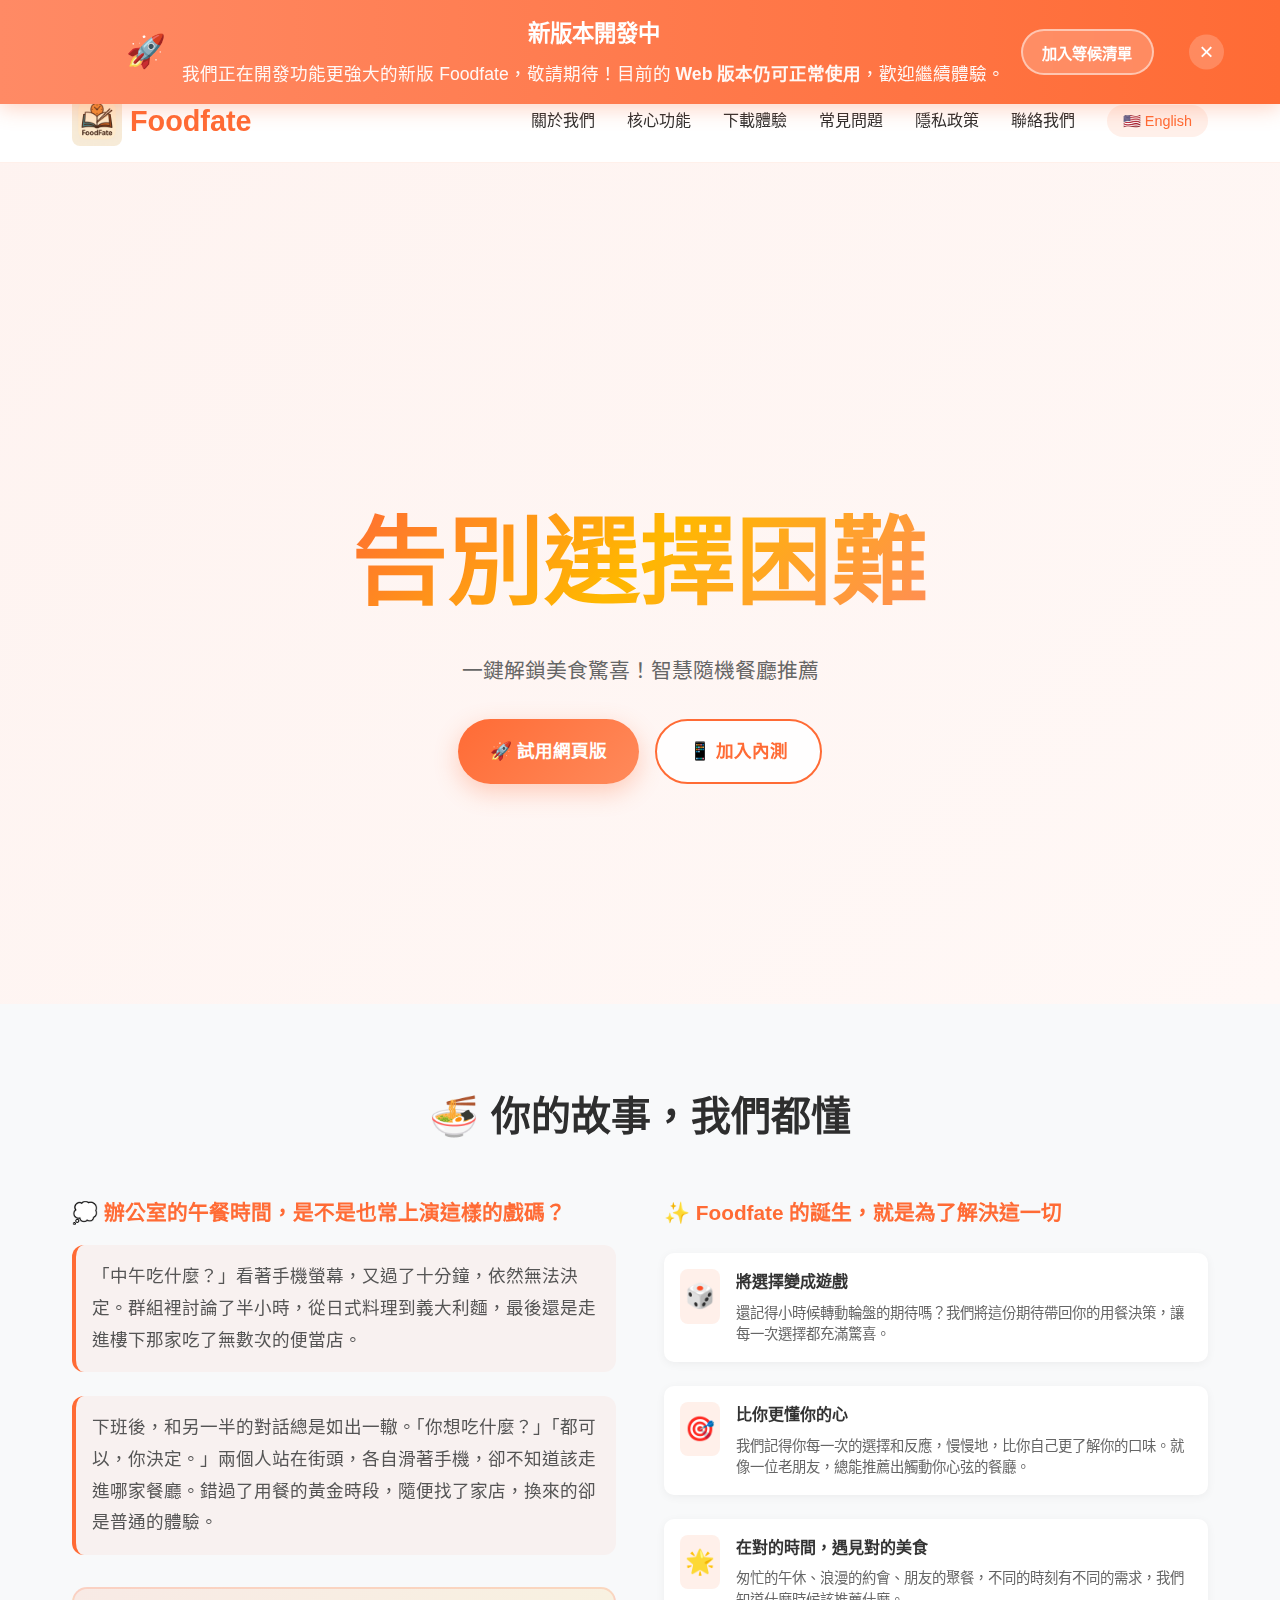
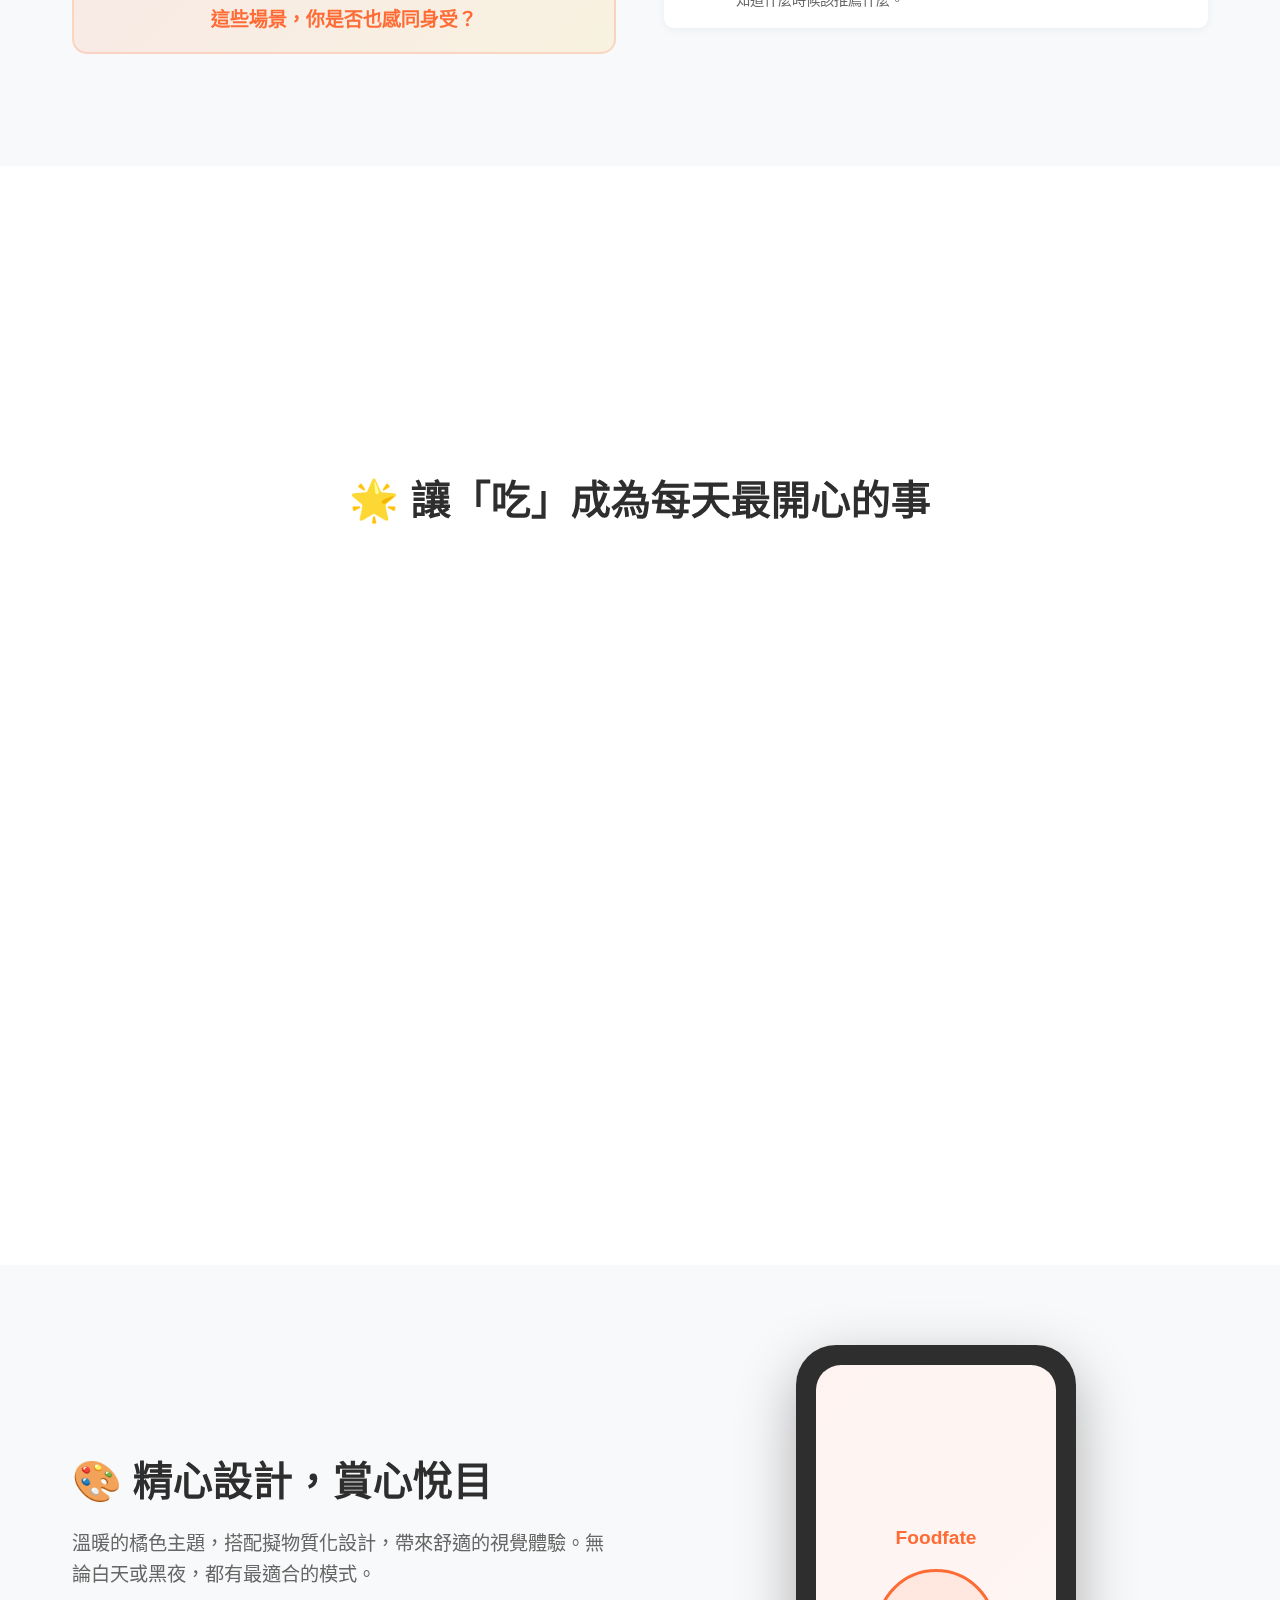
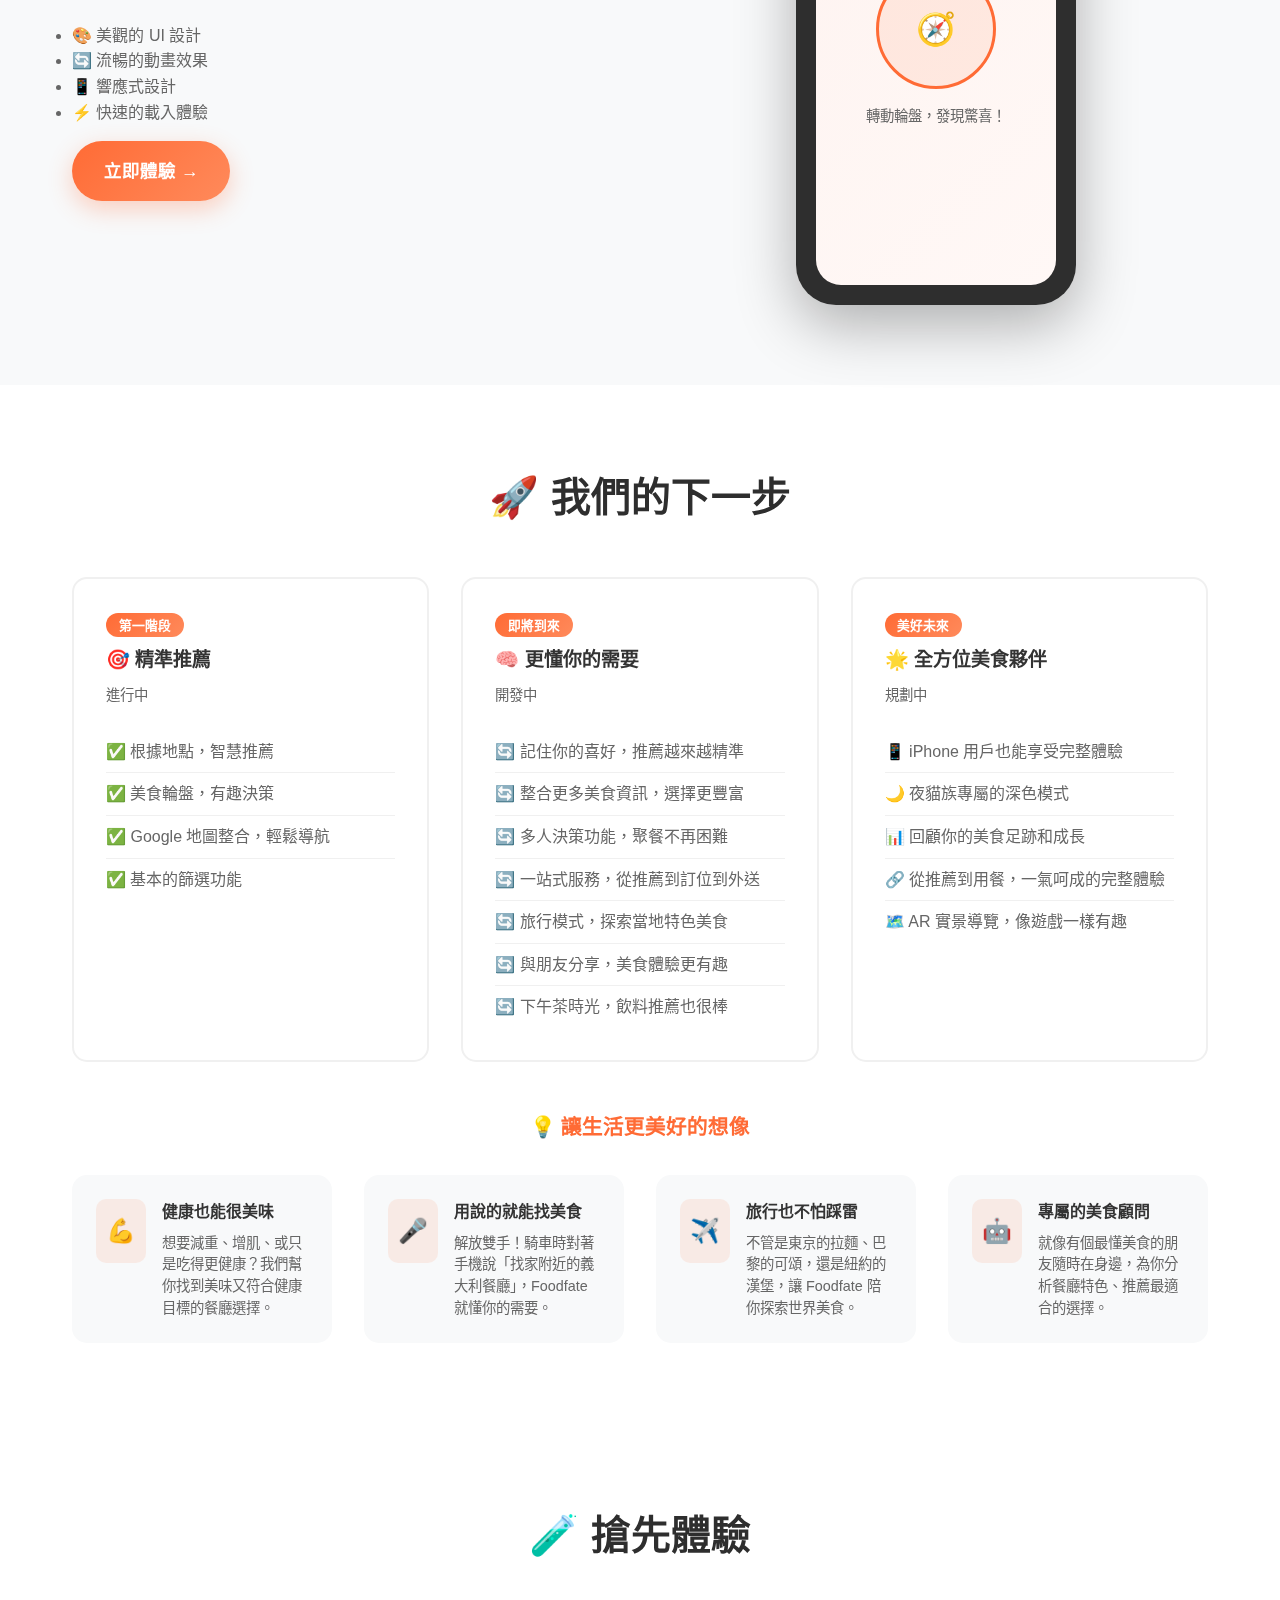
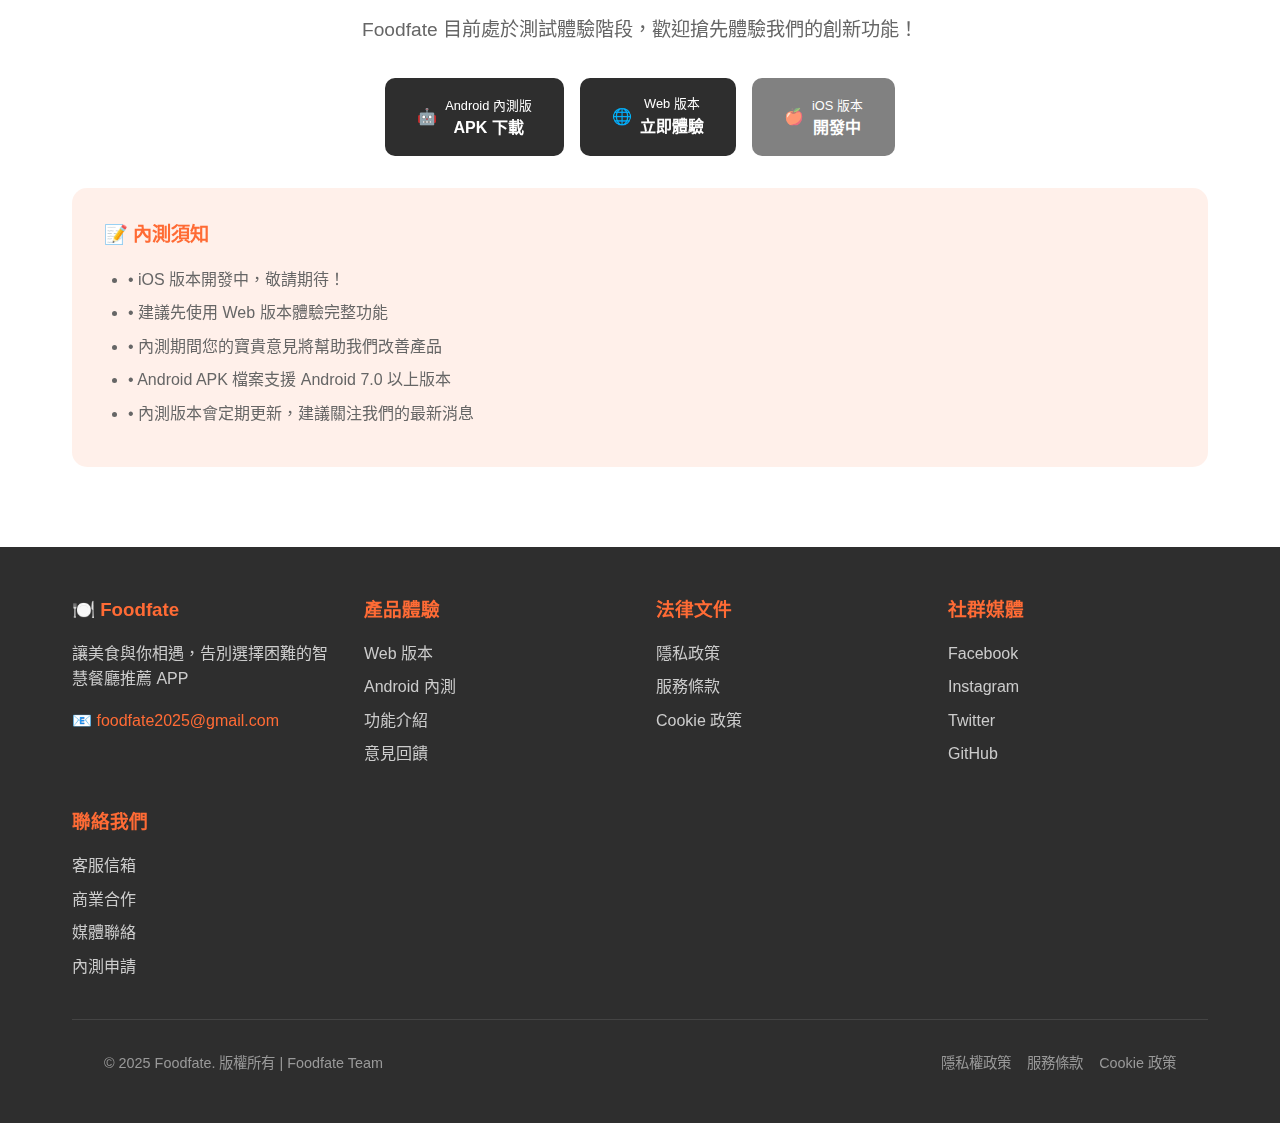
<file: index.html>
<!DOCTYPE html>
<html lang="zh-TW">
<head>
    <meta charset="UTF-8">
    <meta name="viewport" content="width=device-width, initial-scale=1.0">
    <title>Foodfate - 智慧隨機餐廳推薦</title>
    
    <!-- SEO Meta Tags -->
    <meta name="description" content="Foodfate 是專為解決「今天吃什麼」而設計的智慧餐廳推薦 APP。一鍵隨機推薦、美食輪盤、個人化偏好學習，讓用餐決策變成有趣的冒險！現正開放內測。">
    <meta name="keywords" content="餐廳推薦,美食APP,隨機推薦,選擇困難,台北美食,美食輪盤,台灣美食,
    Food,Foodfate,Taiwan Food,restaurant,Taiwan restaurant,Taiwan food,Taiwan restaurant app,Taiwan food app,
    Taiwan restaurant recommendation,Taiwan food recommendation,Taiwan restaurant app,Taiwan food app">

    <meta name="author" content="Foodfate Team">
    
    <!-- Open Graph / Facebook -->
    <meta property="og:type" content="website">
    <meta property="og:url" content="https://foodfate.app/">
    <meta property="og:title" content="Foodfate - 智慧隨機餐廳推薦 APP">
    <meta property="og:description" content="告別選擇困難！一鍵解鎖美食驚喜，智慧隨機餐廳推薦，讓用餐決策變成有趣的冒險。">
    <meta property="og:image" content="https://foodfate.app/foodfate_logo.png">
    
    <!-- Twitter -->
    <meta property="twitter:card" content="summary_large_image">
    <meta property="twitter:url" content="https://foodfate.app/">
    <meta property="twitter:title" content="Foodfate - 智慧隨機餐廳推薦 APP">
    <meta property="twitter:description" content="告別選擇困難！一鍵解鎖美食驚喜，智慧隨機餐廳推薦。">
    <meta property="twitter:image" content="https://foodfate.app/foodfate_logo.png">
    
    <!-- Canonical and Language Links -->
    <link rel="canonical" href="https://foodfate.app/">
    <link rel="alternate" hreflang="zh-TW" href="https://foodfate.app/">
    <link rel="alternate" hreflang="en" href="https://foodfate.app/index_en.html">
    <link rel="alternate" hreflang="x-default" href="https://foodfate.app/">
    
    <!-- Meta Robots -->
    <meta name="robots" content="index, follow, max-snippet:-1, max-image-preview:large, max-video-preview:-1">
    
    <!-- Favicon -->
    <link rel="icon" type="image/png" href="./favicon.png">
    <link rel="apple-touch-icon" href="./favicon.png">
    
    <!-- CSS -->
    <link rel="stylesheet" href="./assets/css/style.css?v=20250103">
    
    <!-- Language Switch -->
    <style>
        .language-switch-nav {
            background: rgba(255, 107, 53, 0.1) !important;
            color: #FF6B35 !important;
            padding: 0.5rem 1rem !important;
            border-radius: 20px !important;
            font-size: 0.9rem !important;
            transition: all 0.3s ease !important;
        }
        .language-switch-nav:hover {
            background: rgba(255, 107, 53, 0.2) !important;
            transform: scale(1.05) !important;
        }
    </style>
    
    <!-- Google Analytics (will be activated after cookie consent) -->
    <script async src="https://www.googletagmanager.com/gtag/js?id=GA_MEASUREMENT_ID"></script>
    
    <!-- Structured Data -->
    <script type="application/ld+json">
    {
        "@context": "https://schema.org",
        "@type": "MobileApplication",
        "name": "Foodfate",
        "description": "智慧隨機餐廳推薦 APP，解決選擇困難的最佳解決方案",
        "applicationCategory": "Lifestyle",
        "operatingSystem": "Android, Web",
        "offers": {
            "@type": "Offer",
            "price": "0",
            "priceCurrency": "TWD",
            "priceValidUntil": "2026-12-31"
        },
        "author": {
            "@type": "Organization",
            "name": "Foodfate Team"
        },
        "aggregateRating": {
            "@type": "AggregateRating",
            "ratingValue": "4.8",
            "ratingCount": "1250",
            "bestRating": "5"
        },
        "screenshot": "https://foodfate.app/foodfate_logo.png",
        "downloadUrl": "https://app.foodfate.xyz",
        "installUrl": "https://app.foodfate.xyz",
        "featureList": [
            "智慧餐廳推薦",
            "美食輪盤決策",
            "個人化偏好學習",
            "一鍵地圖導航", 
            "群組決策功能",
            "收藏餐廳管理"
        ]
    }
    </script>
</head>

<body>
    <!-- Announcement Banner with Waitlist -->
    <div id="announcementBanner" class="announcement-banner">
        <div class="announcement-content">
            <div class="announcement-icon">🚀</div>
            <div class="announcement-text">
                <h3>新版本開發中</h3>
                <p>我們正在開發功能更強大的新版 Foodfate，敬請期待！目前的 <strong>Web 版本仍可正常使用</strong>，歡迎繼續體驗。</p>
            </div>
            <div class="announcement-actions">
                <button class="btn-join-waitlist" onclick="showWaitlistForm()">加入等候清單</button>
                <button class="announcement-close" onclick="closeAnnouncement()" aria-label="關閉公告">×</button>
            </div>
        </div>
        
        <!-- Inline Waitlist Form (Hidden by default) -->
        <div id="waitlist-form-container" class="waitlist-form-container" style="display: none;">
            <form id="waitlist-form" name="waitlist" method="POST" data-netlify="true" netlify-honeypot="bot-field">
                <input type="hidden" name="form-name" value="waitlist" />
                <p class="hidden" style="display:none;">
                    <label>Don't fill this out if you're human: <input name="bot-field" /></label>
                </p>
                
                <div class="form-row">
                    <input type="email" name="email" placeholder="電子郵件" required />
                    <input type="text" name="name" placeholder="姓名或暱稱" required />
                    <button type="submit">立即加入</button>
                </div>
                
                <select name="interest[]" id="interest" class="interest-select">
                    <option value="">您對什麼最感興趣？（可選）</option>
                    <option value="new-features">新功能預告</option>
                    <option value="local-deals">在地餐廳優惠</option>
                    <option value="community-events">社群活動</option>
                    <option value="other">其他</option>
                </select>
            </form>
            <div id="form-feedback" class="form-feedback"></div>
        </div>
    </div>

    <!-- Modal for Documents/Beta Info -->
    <div id="documentModal" class="modal">
        <div class="modal-content">
            <span class="close" onclick="closeModal()">&times;</span>
            <div id="modalContent">
                <!-- 動態載入內容 -->
            </div>
        </div>
    </div>

    <!-- Cookie Banner -->
    <div id="cookieBanner" class="cookie-banner" style="display: none;">
        <div class="cookie-content">
            <p>我們使用 Cookies 來改善您的使用體驗。繼續使用本網站即表示您同意我們的 
                <a href="./legal/cookie-policy.html">Cookie 政策</a>。
            </p>
            <div class="cookie-buttons">
                <button onclick="acceptCookies()">接受</button>
                <button onclick="declineCookies()">拒絕</button>
                <button onclick="showCookieSettings()">設定</button>
            </div>
        </div>
    </div>

    <!-- Navigation -->
    <nav class="navbar">
        <div class="nav-container">
            <a href="#" class="logo">
                <img src="./foodfate_logo.png" alt="Foodfate Logo">
                Foodfate
            </a>
            <ul class="nav-links">
                <li><a href="#about">關於我們</a></li>
                <li><a href="#features">核心功能</a></li>
                <li><a href="#download">下載體驗</a></li>
                <li><a href="./faq.html">常見問題</a></li>
                <li><a href="./legal/privacy-policy.html">隱私政策</a></li>
                <li><a href="#contact">聯絡我們</a></li>
                <li><a href="./index_en.html" class="language-switch-nav">🇺🇸 English</a></li>
            </ul>
            <button class="mobile-menu-btn">☰</button>
        </div>
    </nav>
    
    <!-- Hero Section -->
    <section class="hero">
        <div class="hero-content">
            <h1>告別選擇困難</h1>
            <p>一鍵解鎖美食驚喜！智慧隨機餐廳推薦</p>
            <div class="cta-buttons">
                <a href="https://app.foodfate.xyz" class="btn btn-primary" target="_blank" onclick="trackEvent('web_app_click', 'conversion', 'hero_section')">
                    🚀 試用網頁版
                </a>
                <a href="#download" class="btn btn-secondary" onclick="trackEvent('join_beta_click', 'engagement', 'hero_section')">
                    📱 加入內測
                </a>
            </div>
        </div>
    </section>

    <!-- Story Section -->
    <section id="about" class="about">
        <div class="container">
            <h2 class="section-title">🍜 你的故事，我們都懂</h2>
            <div class="about-content">
                <div class="about-text">
                    <h3>💭 辦公室的午餐時間，是不是也常上演這樣的戲碼？</h3>
                    <p class="story-text">「中午吃什麼？」看著手機螢幕，又過了十分鐘，依然無法決定。群組裡討論了半小時，從日式料理到義大利麵，最後還是走進樓下那家吃了無數次的便當店。</p>
                    
                    <p class="story-text">下班後，和另一半的對話總是如出一轍。「你想吃什麼？」「都可以，你決定。」兩個人站在街頭，各自滑著手機，卻不知道該走進哪家餐廳。錯過了用餐的黃金時段，隨便找了家店，換來的卻是普通的體驗。</p>
                    
                    <p class="story-highlight">這些場景，你是否也感同身受？</p>
                </div>
                <div class="about-features">
                    <h3>✨ Foodfate 的誕生，就是為了解決這一切</h3>
                    <div class="feature-highlight">
                        <div class="highlight-item">
                            <span class="highlight-icon">🎲</span>
                            <div>
                                <h4>將選擇變成遊戲</h4>
                                <p>還記得小時候轉動輪盤的期待嗎？我們將這份期待帶回你的用餐決策，讓每一次選擇都充滿驚喜。</p>
                            </div>
                        </div>
                        <div class="highlight-item">
                            <span class="highlight-icon">🎯</span>
                            <div>
                                <h4>比你更懂你的心</h4>
                                <p>我們記得你每一次的選擇和反應，慢慢地，比你自己更了解你的口味。就像一位老朋友，總能推薦出觸動你心弦的餐廳。</p>
                            </div>
                        </div>
                        <div class="highlight-item">
                            <span class="highlight-icon">🌟</span>
                            <div>
                                <h4>在對的時間，遇見對的美食</h4>
                                <p>匆忙的午休、浪漫的約會、朋友的聚餐，不同的時刻有不同的需求，我們知道什麼時候該推薦什麼。</p>
                            </div>
                        </div>
                    </div>
                </div>
            </div>
        </div>
    </section>

    <!-- Stats Section -->
    <section id="stats" class="stats">
        <div class="container">
            <div class="stats-grid">
                <div class="stat-item">
                    <h3 data-target="100000">0</h3>
                    <p>解決的選擇困難 (次)</p>
                </div>
                <div class="stat-item">
                    <h3 data-target="50000">0</h3>
                    <p>探索的餐廳 (間)</p>
                </div>
                <div class="stat-item">
                    <h3 data-target="95">0</h3>
                    <p>用戶滿意度 (%)</p>
                </div>
                <div class="stat-item">
                    <h3 data-target="30">0</h3>
                    <p>平均決策時間 (秒)</p>
                </div>
            </div>
        </div>
    </section>

    <!-- Features Section -->
    <section id="features" class="features">
        <div class="container">
            <h2 class="section-title">🌟 讓「吃」成為每天最開心的事</h2>
            <div class="features-grid">
                <div class="feature-card">
                    <div class="feature-icon">⏰</div>
                    <h3>午休救星</h3>
                    <p>午休只有三十分鐘？一鍵找到五分鐘內的美食。不用再為選擇而煩惱，把時間留給享受美食。</p>
                </div>
                
                <div class="feature-card">
                    <div class="feature-icon">💕</div>
                    <h3>約會不再尷尬</h3>
                    <p>「你想吃什麼？」不再是情侶間的送命題。轉動輪盤，讓驚喜為約會加分，每一次都是新的探險。</p>
                </div>
                
                <div class="feature-card">
                    <div class="feature-icon">🧠</div>
                    <h3>越用越懂你</h3>
                    <p>記得你的每一次選擇和反應，就像最懂你的朋友。越用越精準，總能找到讓你驚豔的美食。</p>
                </div>
                
                <div class="feature-card">
                    <div class="feature-icon">🚗</div>
                    <h3>找到，然後到達</h3>
                    <p>推薦餐廳只是開始，一鍵導航，直達目的地。走路、騎車、開車，選擇最適合的方式，享受美食之旅。</p>
                </div>
                
                <div class="feature-card">
                    <div class="feature-icon">👥</div>
                    <h3>多人聚餐不煩惱</h3>
                    <p>朋友聚餐意見不合？告訴我們每個人的喜好，我們幫你找出大家都滿意的選擇，找回聚餐的樂趣。</p>
                </div>
                
                <div class="feature-card">
                    <div class="feature-icon">📚</div>
                    <h3>美食記憶不遺失</h3>
                    <p>那家難忘的小店，那個完美的約會地點，通通收藏起來。分類整理你的美食地圖，隨時重溫美好時光。</p>
                </div>
            </div>
        </div>
    </section>

    <!-- App Preview Section -->
    <section class="app-preview">
        <div class="container">
            <div class="preview-container">
                <div class="preview-content">
                    <h2>🎨 精心設計，賞心悅目</h2>
                    <p>溫暖的橘色主題，搭配擬物質化設計，帶來舒適的視覺體驗。無論白天或黑夜，都有最適合的模式。</p>
                    <ul style="margin: 1rem 0; color: #666;">
                        <li>🎨 美觀的 UI 設計</li>
                        <li>🔄 流暢的動畫效果</li>
                        <li>📱 響應式設計</li>
                        <li>⚡ 快速的載入體驗</li>
                    </ul>
                    <a href="https://app.foodfate.xyz" class="btn btn-primary" target="_blank" onclick="trackConversionFunnel('app_open')">
                        立即體驗 →
                    </a>
                </div>
                <div class="phone-mockup">
                    <div class="mock-phone">
                        <div class="mock-screen">
                            <div class="mock-content">
                                <h3>Foodfate</h3>
                                <div class="mock-roulette">
                                    <span>🧭</span>
                                </div>
                                <p style="color: #666; font-size: 0.9rem;">轉動輪盤，發現驚喜！</p>
                            </div>
                        </div>
                    </div>
                </div>
            </div>
        </div>
    </section>

    <!-- Future Development Section -->
    <section id="future" class="future">
        <div class="container">
            <h2 class="section-title">🚀 我們的下一步</h2>
            <div class="future-content">
                <div class="development-phases">
                    <div class="phase-card">
                        <div class="phase-header">
                            <span class="phase-number">第一階段</span>
                            <h3>🎯 精準推薦</h3>
                            <p class="phase-status">進行中</p>
                        </div>
                        <ul class="phase-features">
                            <li>✅ 根據地點，智慧推薦</li>
                            <li>✅ 美食輪盤，有趣決策</li>
                            <li>✅ Google 地圖整合，輕鬆導航</li>
                            <li>✅ 基本的篩選功能</li>
                        </ul>
                    </div>
                    
                    <div class="phase-card">
                        <div class="phase-header">
                            <span class="phase-number">即將到來</span>
                            <h3>🧠 更懂你的需要</h3>
                            <p class="phase-status">開發中</p>
                        </div>
                        <ul class="phase-features">
                            <li>🔄 記住你的喜好，推薦越來越精準</li>
                            <li>🔄 整合更多美食資訊，選擇更豐富</li>
                            <li>🔄 多人決策功能，聚餐不再困難</li>
                            <li>🔄 一站式服務，從推薦到訂位到外送</li>
                            <li>🔄 旅行模式，探索當地特色美食</li>
                            <li>🔄 與朋友分享，美食體驗更有趣</li>
                            <li>🔄 下午茶時光，飲料推薦也很棒</li>
                        </ul>
                    </div>
                    
                    <div class="phase-card">
                        <div class="phase-header">
                            <span class="phase-number">美好未來</span>
                            <h3>🌟 全方位美食夥伴</h3>
                            <p class="phase-status">規劃中</p>
                        </div>
                        <ul class="phase-features">
                            <li>📱 iPhone 用戶也能享受完整體驗</li>
                            <li>🌙 夜貓族專屬的深色模式</li>
                            <li>📊 回顧你的美食足跡和成長</li>
                            <li>🔗 從推薦到用餐，一氣呵成的完整體驗</li>
                            <li>🗺️ AR 實景導覽，像遊戲一樣有趣</li>
                        </ul>
                    </div>
                </div>
                
                <div class="innovation-features">
                    <h3>💡 讓生活更美好的想像</h3>
                    <div class="innovation-grid">
                        <div class="innovation-item">
                            <span class="innovation-icon">💪</span>
                            <div>
                                <h4>健康也能很美味</h4>
                                <p>想要減重、增肌、或只是吃得更健康？我們幫你找到美味又符合健康目標的餐廳選擇。</p>
                            </div>
                        </div>
                        <div class="innovation-item">
                            <span class="innovation-icon">🎤</span>
                            <div>
                                <h4>用說的就能找美食</h4>
                                <p>解放雙手！騎車時對著手機說「找家附近的義大利餐廳」，Foodfate 就懂你的需要。</p>
                            </div>
                        </div>
                        <div class="innovation-item">
                            <span class="innovation-icon">✈️</span>
                            <div>
                                <h4>旅行也不怕踩雷</h4>
                                <p>不管是東京的拉麵、巴黎的可頌，還是紐約的漢堡，讓 Foodfate 陪你探索世界美食。</p>
                            </div>
                        </div>
                        <div class="innovation-item">
                            <span class="innovation-icon">🤖</span>
                            <div>
                                <h4>專屬的美食顧問</h4>
                                <p>就像有個最懂美食的朋友隨時在身邊，為你分析餐廳特色、推薦最適合的選擇。</p>
                            </div>
                        </div>
                    </div>
                </div>
            </div>
        </div>
    </section>

    <!-- Download Section -->
    <section id="download" class="download">
        <div class="container">
            <h2 class="section-title">🧪 搶先體驗</h2>
            <p style="font-size: 1.2rem; color: #666; margin-bottom: 2rem;">
                Foodfate 目前處於測試體驗階段，歡迎搶先體驗我們的創新功能！
            </p>
            <div class="download-buttons">
                <button class="download-btn" onclick="showBetaInfo('android')">
                    <span>🤖</span>
                    <div>
                        <div style="font-size: 0.8rem;">Android 內測版</div>
                        <div style="font-weight: bold;">APK 下載</div>
                    </div>
                </button>
                <a href="https://app.foodfate.xyz" class="download-btn" target="_blank" onclick="trackEvent('web_app_click', 'conversion', 'download_section')">
                    <span>🌐</span>
                    <div>
                        <div style="font-size: 0.8rem;">Web 版本</div>
                        <div style="font-weight: bold;">立即體驗</div>
                    </div>
                </a>
                <button class="download-btn" style="opacity: 0.6; cursor: not-allowed;" title="iOS 版本開發中">
                    <span>🍎</span>
                    <div>
                        <div style="font-size: 0.8rem;">iOS 版本</div>
                        <div style="font-weight: bold;">開發中</div>
                    </div>
                </button>
            </div>
            
            <div class="beta-info">
                <h4>📝 內測須知</h4>
                <ul>
                    <li>• iOS 版本開發中，敬請期待！</li>
                    <li>• 建議先使用 Web 版本體驗完整功能</li>
                    <li>• 內測期間您的寶貴意見將幫助我們改善產品</li>
                    <li>• Android APK 檔案支援 Android 7.0 以上版本</li>
                    <li>• 內測版本會定期更新，建議關注我們的最新消息</li>
                </ul>
            </div>
        </div>
    </section>

    <!-- Footer -->
    <footer id="contact" class="footer">
        <div class="container">
            <div class="footer-content">
                <div class="footer-section">
                    <h3>🍽️ Foodfate</h3>
                    <p style="color: #ccc;">讓美食與你相遇，告別選擇困難的智慧餐廳推薦 APP</p>
                    <div style="margin-top: 1rem;">
                        <a href="mailto:foodfate2025@gmail.com" style="color: #FF6B35;">📧 foodfate2025@gmail.com</a>
                    </div>
                </div>
                
                <div class="footer-section">
                    <h3>產品體驗</h3>
                    <a href="https://app.foodfate.xyz" target="_blank">Web 版本</a>
                    <a href="#" onclick="showBetaInfo('android')">Android 內測</a>
                    <a href="#features">功能介紹</a>
                    <a href="mailto:foodfate2025@gmail.com">意見回饋</a>
                </div>
                
                <div class="footer-section">
                    <h3>法律文件</h3>
                    <a href="./legal/privacy-policy.html">隱私政策</a>
                    <a href="./legal/terms-of-service.html">服務條款</a>
                    <a href="./legal/cookie-policy.html">Cookie 政策</a>
                </div>
                
                <div class="footer-section">
                    <h3>社群媒體</h3>
                    <a href="#" target="_blank">Facebook</a>
                    <a href="#" target="_blank">Instagram</a>
                    <a href="#" target="_blank">Twitter</a>
                    <a href="https://github.com/foodfate" target="_blank">GitHub</a>
                </div>
                
                <div class="footer-section">
                    <h3>聯絡我們</h3>
                    <a href="mailto:foodfate2025@gmail.com">客服信箱</a>
                    <a href="mailto:foodfate2025@gmail.com">商業合作</a>
                    <a href="mailto:foodfate2025@gmail.com">媒體聯絡</a>
                    <a href="mailto:foodfate2025@gmail.com">內測申請</a>
                </div>
            </div>
            
            <div class="footer-bottom">
                <div class="container">
                    <div style="display: flex; justify-content: space-between; align-items: center; flex-wrap: wrap; gap: 1rem;">
                        <div>
                            <p style="margin: 0; color: #999; font-size: 0.9rem;">
                                © 2025 Foodfate. 版權所有 | Foodfate Team
                            </p>
                        </div>
                        <div style="display: flex; gap: 1rem; flex-wrap: wrap;">
                            <a href="./legal/privacy-policy.html" style="color: #999; font-size: 0.9rem;">隱私權政策</a>
                            <a href="./legal/terms-of-service.html" style="color: #999; font-size: 0.9rem;">服務條款</a>
                            <a href="./legal/cookie-policy.html" style="color: #999; font-size: 0.9rem;">Cookie 政策</a>
                        </div>
                    </div>
                </div>
            </div>
            

        </div>
    </footer>

    <!-- JavaScript -->
    <script src="./assets/js/main.js?v=20240729"></script>
    
    <!-- 頁面載入完成後的統計動畫 -->
    <script>
        document.addEventListener('DOMContentLoaded', function() {
            // 延遲啟動統計動畫
            setTimeout(() => {
                const statsSection = document.getElementById('stats');
                const observer = new IntersectionObserver((entries) => {
                    entries.forEach(entry => {
                        if (entry.isIntersecting) {
                            animateStats();
                            observer.unobserve(entry.target);
                        }
                    });
                });
                observer.observe(statsSection);
            }, 1000);
            
            // 記錄頁面載入
            trackConversionFunnel('landing');
        });
    </script>



</body>
</html>
</file>
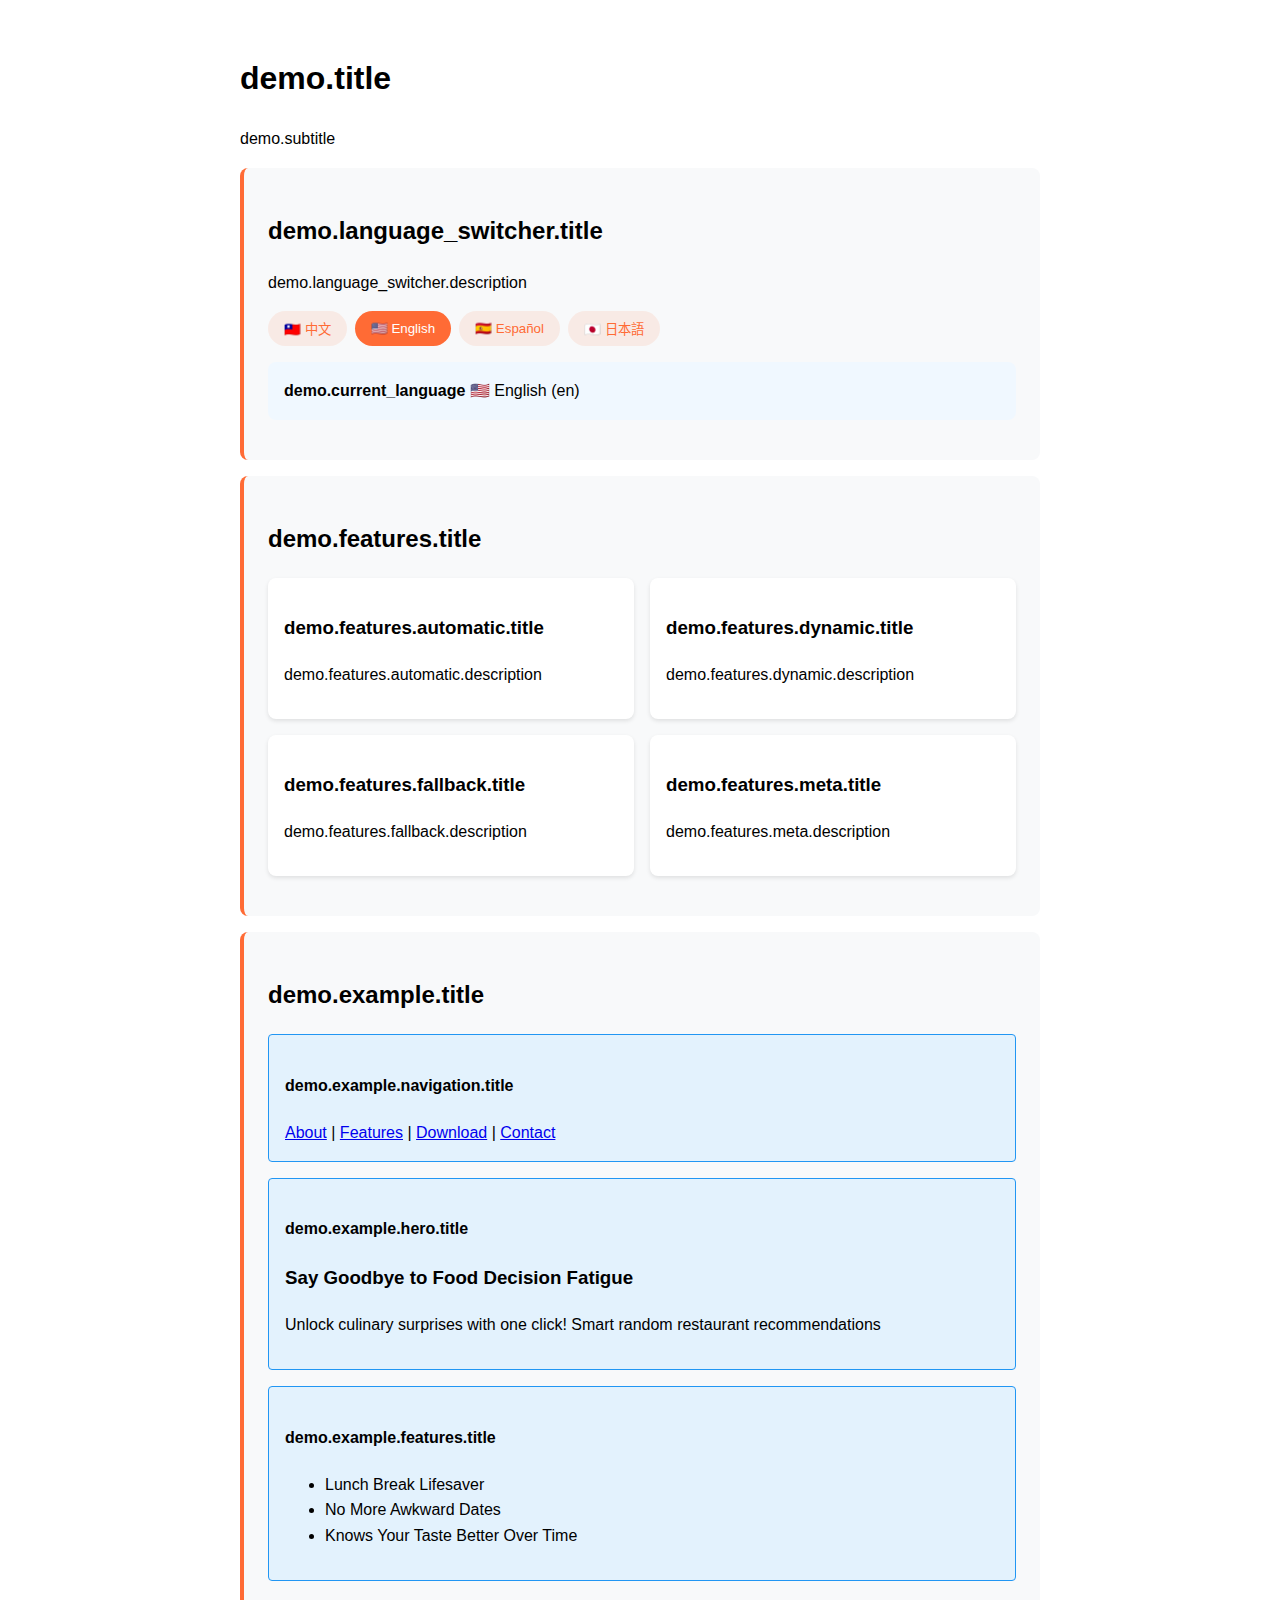
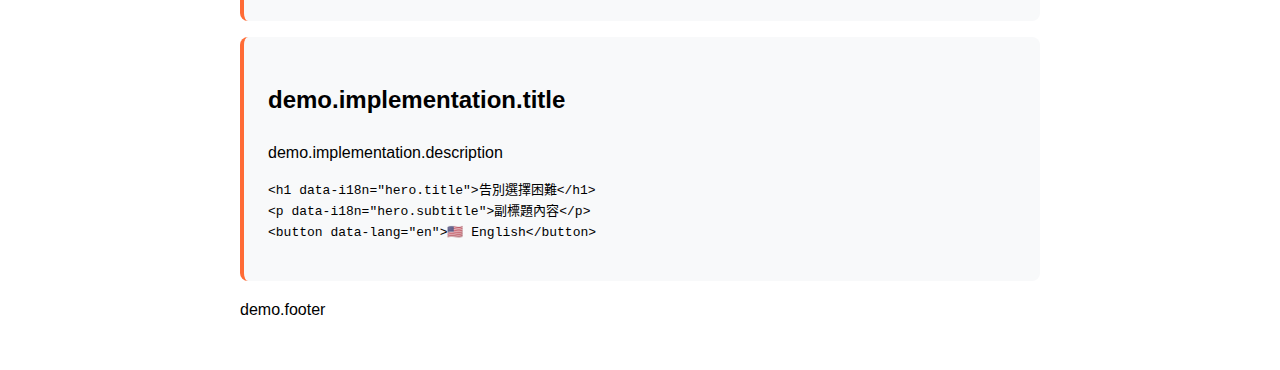
<file: demo.html>
<!DOCTYPE html>
<html lang="zh-TW">
<head>
    <meta charset="UTF-8">
    <meta name="viewport" content="width=device-width, initial-scale=1.0">
    <title data-i18n="meta.title">Foodfate i18n Demo</title>
    
    <!-- i18n System -->
    <script src="./assets/js/i18n.js?v=1.0.0"></script>
    
    <style>
        body {
            font-family: -apple-system, BlinkMacSystemFont, 'Segoe UI', Roboto, sans-serif;
            max-width: 800px;
            margin: 0 auto;
            padding: 2rem;
            line-height: 1.6;
        }
        
        .demo-section {
            background: #f8f9fa;
            padding: 1.5rem;
            margin: 1rem 0;
            border-radius: 8px;
            border-left: 4px solid #FF6B35;
        }
        
        .language-switcher {
            display: flex;
            gap: 0.5rem;
            margin: 1rem 0;
            flex-wrap: wrap;
        }
        
        .lang-btn {
            background: rgba(255, 107, 53, 0.1);
            color: #FF6B35;
            padding: 0.5rem 1rem;
            border-radius: 20px;
            border: none;
            cursor: pointer;
            transition: all 0.3s ease;
        }
        
        .lang-btn:hover {
            background: rgba(255, 107, 53, 0.2);
            transform: scale(1.05);
        }
        
        .lang-btn.active {
            background: #FF6B35;
            color: white;
        }
        
        .info-box {
            background: #e3f2fd;
            border: 1px solid #2196f3;
            padding: 1rem;
            border-radius: 4px;
            margin: 1rem 0;
        }
        
        .feature-list {
            display: grid;
            grid-template-columns: repeat(auto-fit, minmax(250px, 1fr));
            gap: 1rem;
            margin: 1rem 0;
        }
        
        .feature-card {
            background: white;
            padding: 1rem;
            border-radius: 8px;
            box-shadow: 0 2px 4px rgba(0,0,0,0.1);
        }
        
        .current-lang-info {
            background: #f0f8ff;
            padding: 1rem;
            border-radius: 8px;
            margin: 1rem 0;
        }
    </style>
</head>

<body>
    <header>
        <h1 data-i18n="demo.title">🌍 Foodfate 國際化系統演示</h1>
        <p data-i18n="demo.subtitle">這個演示展示了 Foodfate 網站的動態多語言切換功能</p>
    </header>

    <div class="demo-section">
        <h2 data-i18n="demo.language_switcher.title">🔄 語言切換器</h2>
        <p data-i18n="demo.language_switcher.description">點擊下方按鈕切換語言，整個頁面將會動態更新：</p>
        
        <div class="language-switcher">
            <button class="lang-btn" data-lang="zh-TW">🇹🇼 中文</button>
            <button class="lang-btn" data-lang="en">🇺🇸 English</button>
            <button class="lang-btn" data-lang="es">🇪🇸 Español</button>
            <button class="lang-btn" data-lang="ja">🇯🇵 日本語</button>
        </div>
        
        <div class="current-lang-info">
            <strong data-i18n="demo.current_language">當前語言：</strong>
            <span id="currentLangDisplay">-</span>
        </div>
    </div>

    <div class="demo-section">
        <h2 data-i18n="demo.features.title">✨ 主要功能</h2>
        
        <div class="feature-list">
            <div class="feature-card">
                <h3 data-i18n="demo.features.automatic.title">🤖 自動語言檢測</h3>
                <p data-i18n="demo.features.automatic.description">根據用戶的瀏覽器設定和偏好自動選擇語言</p>
            </div>
            
            <div class="feature-card">
                <h3 data-i18n="demo.features.dynamic.title">⚡ 動態切換</h3>
                <p data-i18n="demo.features.dynamic.description">無需重新載入頁面，即時切換所有內容的語言</p>
            </div>
            
            <div class="feature-card">
                <h3 data-i18n="demo.features.fallback.title">🔄 回退機制</h3>
                <p data-i18n="demo.features.fallback.description">如果翻譯缺失，自動使用英文作為備用語言</p>
            </div>
            
            <div class="feature-card">
                <h3 data-i18n="demo.features.meta.title">📄 Meta 標籤更新</h3>
                <p data-i18n="demo.features.meta.description">自動更新頁面標題、描述等 SEO 相關標籤</p>
            </div>
        </div>
    </div>

    <div class="demo-section">
        <h2 data-i18n="demo.example.title">💡 使用範例</h2>
        
        <div class="info-box">
            <h4 data-i18n="demo.example.navigation.title">導航選單</h4>
            <nav>
                <a href="#" data-i18n="navigation.about">關於我們</a> | 
                <a href="#" data-i18n="navigation.features">功能特色</a> | 
                <a href="#" data-i18n="navigation.download">下載應用</a> | 
                <a href="#" data-i18n="navigation.contact">聯絡我們</a>
            </nav>
        </div>
        
        <div class="info-box">
            <h4 data-i18n="demo.example.hero.title">主要標語</h4>
            <h3 data-i18n="hero.title">告別選擇困難</h3>
            <p data-i18n="hero.subtitle">一鍵解鎖美食驚喜！智慧隨機餐廳推薦，讓用餐決策變成有趣的冒險</p>
        </div>
        
        <div class="info-box">
            <h4 data-i18n="demo.example.features.title">功能介紹</h4>
            <ul>
                <li data-i18n="features.cards.lunch.title">忙碌午休的救星</li>
                <li data-i18n="features.cards.dating.title">約會不再尷尬</li>
                <li data-i18n="features.cards.learning.title">越來越懂你的口味</li>
            </ul>
        </div>
    </div>

    <div class="demo-section">
        <h2 data-i18n="demo.implementation.title">🛠️ 實作方式</h2>
        <p data-i18n="demo.implementation.description">要使元素支援國際化，只需要添加相應的屬性：</p>
        
        <pre><code>&lt;h1 data-i18n="hero.title"&gt;告別選擇困難&lt;/h1&gt;
&lt;p data-i18n="hero.subtitle"&gt;副標題內容&lt;/p&gt;
&lt;button data-lang="en"&gt;🇺🇸 English&lt;/button&gt;</code></pre>
    </div>

    <footer>
        <p data-i18n="demo.footer">
            這個演示展示了 Foodfate 國際化系統的核心功能。
            真實網站包含更多語言和完整的內容翻譯。
        </p>
    </footer>

    <script>
        // 更新當前語言顯示
        function updateCurrentLanguageDisplay() {
            const langInfo = window.i18n.getCurrentLanguageInfo();
            const display = document.getElementById('currentLangDisplay');
            display.textContent = `${langInfo.flag} ${langInfo.name} (${langInfo.code})`;
            
            // 更新按鈕狀態
            document.querySelectorAll('.lang-btn').forEach(btn => {
                btn.classList.remove('active');
                if (btn.getAttribute('data-lang') === langInfo.code) {
                    btn.classList.add('active');
                }
            });
        }

        // 監聽語言變更事件
        window.addEventListener('languageChanged', function(event) {
            console.log('語言已變更為:', event.detail.language);
            updateCurrentLanguageDisplay();
        });

        // 頁面載入完成後的處理
        document.addEventListener('DOMContentLoaded', function() {
            // 等待 i18n 系統初始化
            setTimeout(() => {
                updateCurrentLanguageDisplay();
            }, 100);
        });

        // 添加語言切換按鈕的事件監聽
        document.addEventListener('click', function(e) {
            if (e.target.hasAttribute('data-lang')) {
                const lang = e.target.getAttribute('data-lang');
                window.i18n.changeLanguage(lang);
            }
        });
    </script>

    <!-- 添加演示專用的語言文件 -->
    <script>
        // 為演示頁面擴展語言文件
        window.addEventListener('languageChanged', function() {
            // 這裡可以載入演示專用的翻譯內容
            const demoTranslations = {
                'zh-TW': {
                    'demo.title': '🌍 Foodfate 國際化系統演示',
                    'demo.subtitle': '這個演示展示了 Foodfate 網站的動態多語言切換功能',
                    'demo.language_switcher.title': '🔄 語言切換器',
                    'demo.language_switcher.description': '點擊下方按鈕切換語言，整個頁面將會動態更新：',
                    'demo.current_language': '當前語言：',
                    'demo.features.title': '✨ 主要功能',
                    'demo.features.automatic.title': '🤖 自動語言檢測',
                    'demo.features.automatic.description': '根據用戶的瀏覽器設定和偏好自動選擇語言',
                    'demo.features.dynamic.title': '⚡ 動態切換',
                    'demo.features.dynamic.description': '無需重新載入頁面，即時切換所有內容的語言',
                    'demo.features.fallback.title': '🔄 回退機制',
                    'demo.features.fallback.description': '如果翻譯缺失，自動使用英文作為備用語言',
                    'demo.features.meta.title': '📄 Meta 標籤更新',
                    'demo.features.meta.description': '自動更新頁面標題、描述等 SEO 相關標籤',
                    'demo.example.title': '💡 使用範例',
                    'demo.example.navigation.title': '導航選單',
                    'demo.example.hero.title': '主要標語',
                    'demo.example.features.title': '功能介紹',
                    'demo.implementation.title': '🛠️ 實作方式',
                    'demo.implementation.description': '要使元素支援國際化，只需要添加相應的屬性：',
                    'demo.footer': '這個演示展示了 Foodfate 國際化系統的核心功能。真實網站包含更多語言和完整的內容翻譯。'
                },
                'en': {
                    'demo.title': '🌍 Foodfate i18n System Demo',
                    'demo.subtitle': 'This demo showcases the dynamic multi-language switching functionality of the Foodfate website',
                    'demo.language_switcher.title': '🔄 Language Switcher',
                    'demo.language_switcher.description': 'Click the buttons below to switch languages, the entire page will update dynamically:',
                    'demo.current_language': 'Current Language:',
                    'demo.features.title': '✨ Key Features',
                    'demo.features.automatic.title': '🤖 Automatic Language Detection',
                    'demo.features.automatic.description': 'Automatically selects language based on user browser settings and preferences',
                    'demo.features.dynamic.title': '⚡ Dynamic Switching',
                    'demo.features.dynamic.description': 'Switch all content language instantly without page reload',
                    'demo.features.fallback.title': '🔄 Fallback Mechanism',
                    'demo.features.fallback.description': 'Automatically uses English as backup when translations are missing',
                    'demo.features.meta.title': '📄 Meta Tag Updates',
                    'demo.features.meta.description': 'Automatically updates page title, description and other SEO-related tags',
                    'demo.example.title': '💡 Usage Examples',
                    'demo.example.navigation.title': 'Navigation Menu',
                    'demo.example.hero.title': 'Main Tagline',
                    'demo.example.features.title': 'Feature Introduction',
                    'demo.implementation.title': '🛠️ Implementation',
                    'demo.implementation.description': 'To make elements support internationalization, simply add the appropriate attributes:',
                    'demo.footer': 'This demo showcases the core functionality of the Foodfate internationalization system. The real website includes more languages and complete content translations.'
                }
            };

            // 合併演示翻譯到現有的翻譯中
            const currentLang = window.i18n.currentLanguage;
            if (demoTranslations[currentLang]) {
                Object.assign(window.i18n.translations[currentLang], demoTranslations[currentLang]);
                window.i18n.updatePageLanguage();
            }
        });
    </script>
</body>
</html>
</file>
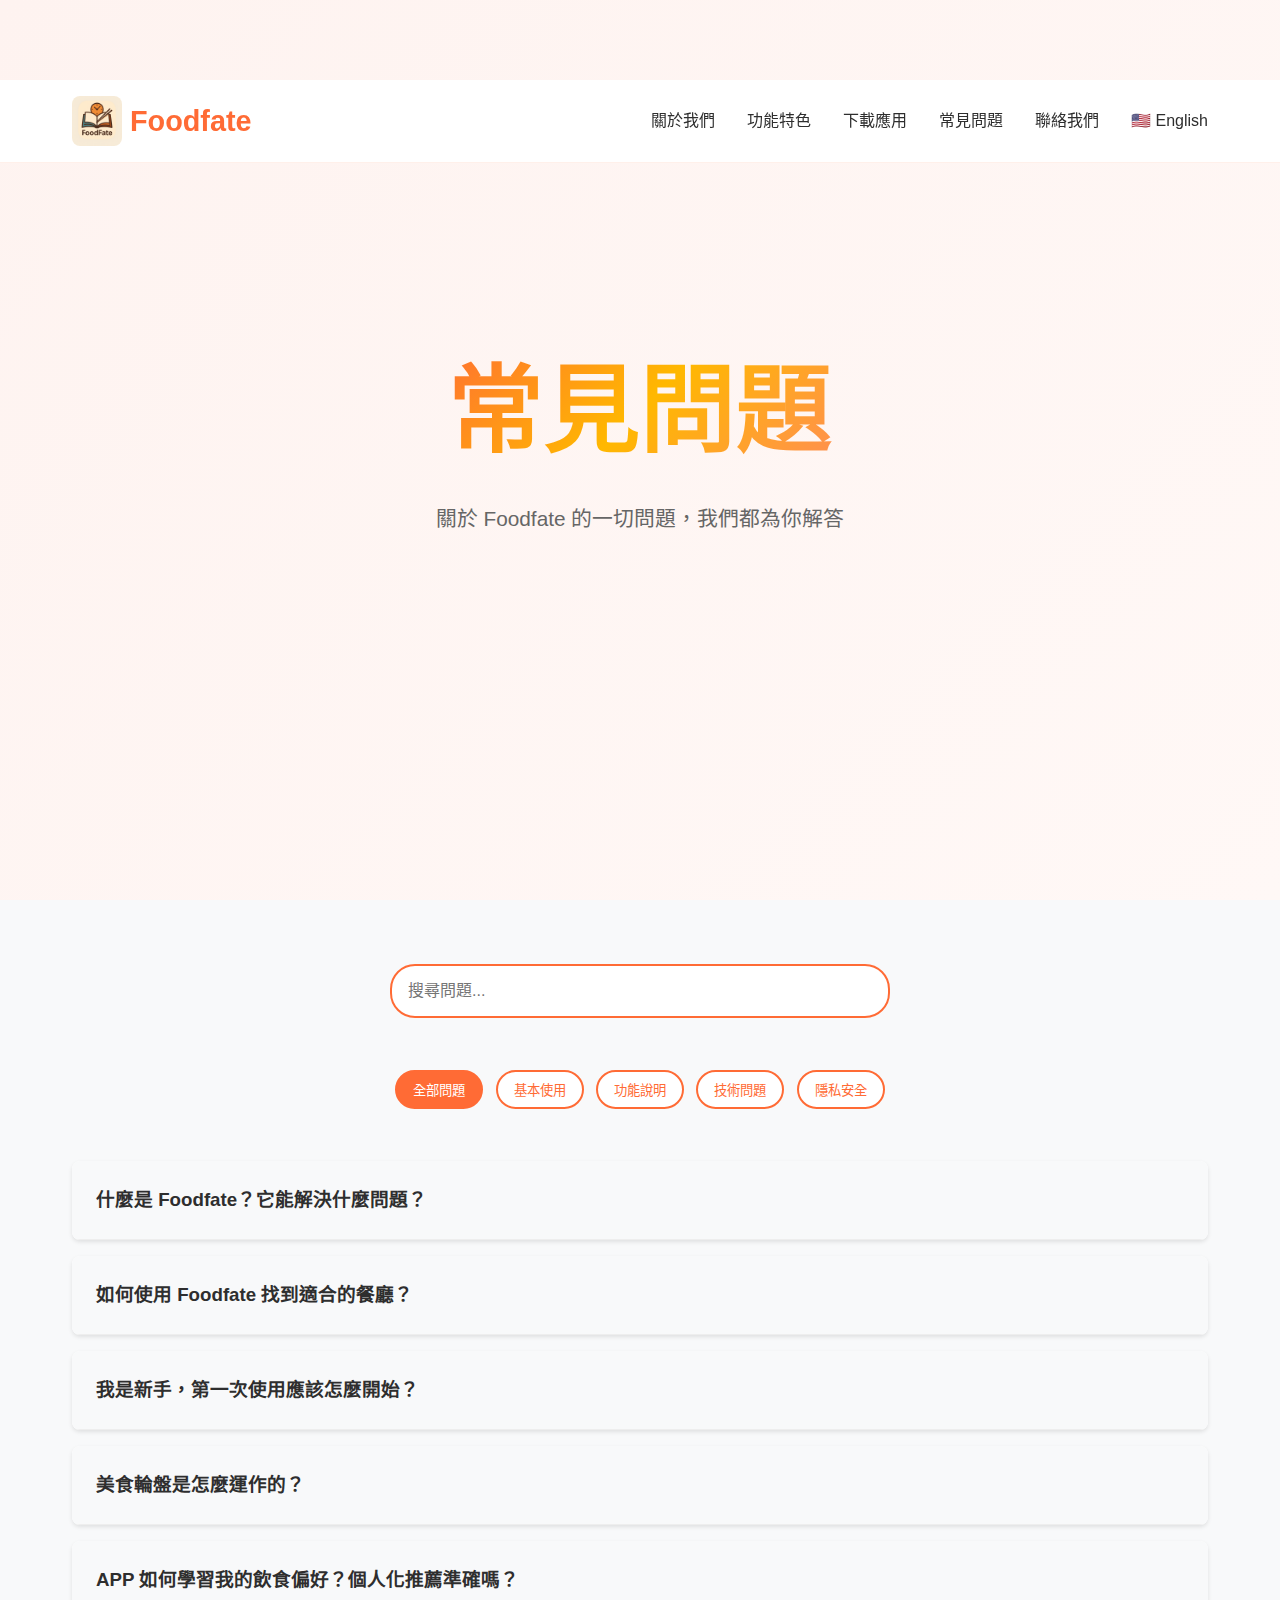
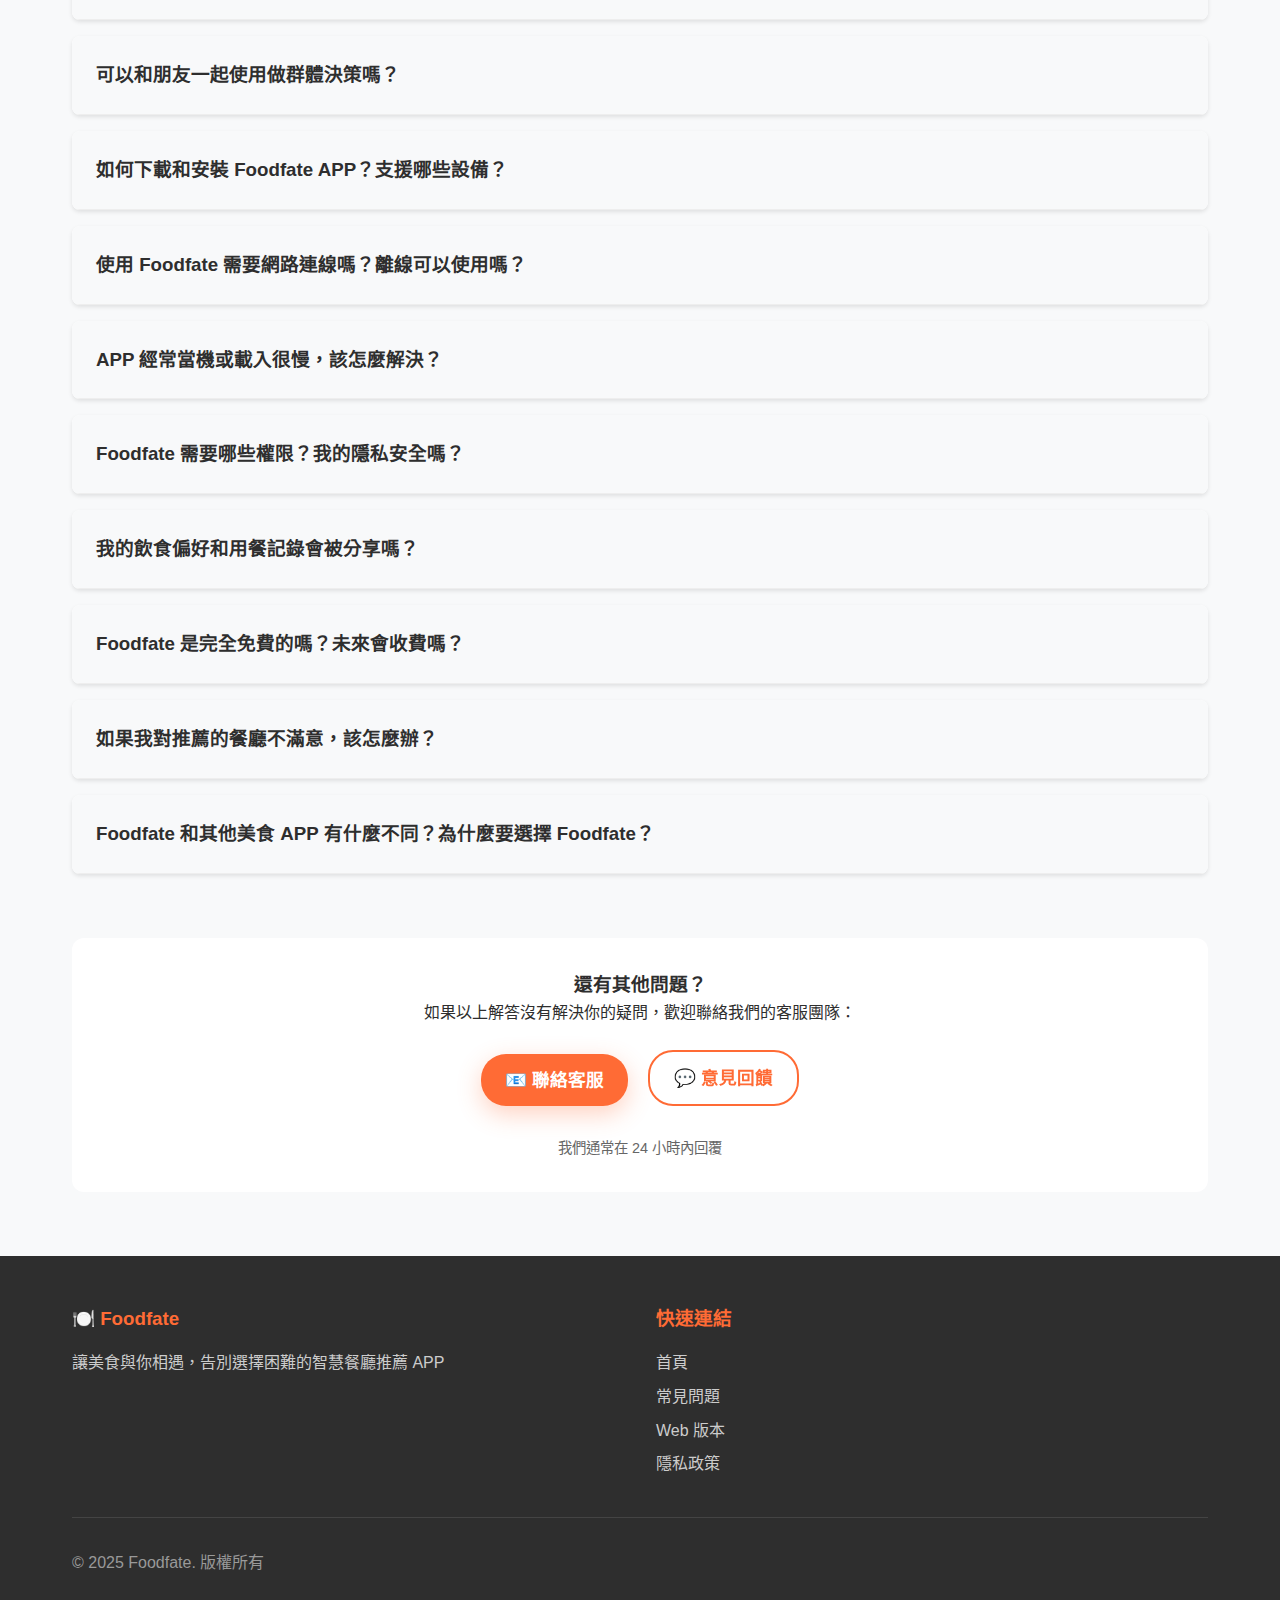
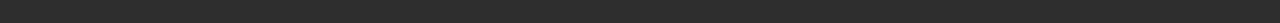
<file: faq.html>
<!DOCTYPE html>
<html lang="zh-TW">
<head>
    <meta charset="UTF-8">
    <meta name="viewport" content="width=device-width, initial-scale=1.0">
    <title>Foodfate 常見問題 - 解決你的美食推薦疑問</title>
    
    <!-- SEO Meta Tags optimized for LLM -->
    <meta name="description" content="Foodfate 常見問題解答：如何使用智慧餐廳推薦、美食輪盤功能、個人化設定、下載APP等詳細說明。解決選擇困難的最佳方案。">
    <meta name="keywords" content="Foodfate常見問題,美食推薦APP問題,餐廳推薦FAQ,選擇困難解決方案,美食APP使用教學,台灣美食推薦">
    
    <!-- Open Graph -->
    <meta property="og:title" content="Foodfate 常見問題 - 智慧美食推薦 FAQ">
    <meta property="og:description" content="完整的 Foodfate 使用指南和常見問題解答，幫你快速上手智慧餐廳推薦功能">
    <meta property="og:image" content="https://foodfate.app/foodfate_logo.png">
    <meta property="og:url" content="https://foodfate.app/faq.html">
    
    <!-- Canonical URL -->
    <link rel="canonical" href="https://foodfate.app/faq.html">
    <link rel="alternate" hreflang="zh-TW" href="https://foodfate.app/faq.html">
    <link rel="alternate" hreflang="en" href="https://foodfate.app/faq_en.html">
    <link rel="alternate" hreflang="x-default" href="https://foodfate.app/faq.html">
    
    <!-- Meta Robots -->
    <meta name="robots" content="index, follow, max-snippet:-1, max-image-preview:large, max-video-preview:-1">
    
    <!-- Favicon -->
    <link rel="icon" type="image/png" href="./favicon.png">
    
    <!-- CSS -->
    <link rel="stylesheet" href="./assets/css/style.css?v=20250119">
    
    <!-- Enhanced FAQ Structured Data -->
    <script type="application/ld+json">
    {
        "@context": "https://schema.org",
        "@type": "FAQPage",
        "mainEntity": [
            {
                "@type": "Question",
                "name": "什麼是 Foodfate？它能解決什麼問題？",
                "acceptedAnswer": {
                    "@type": "Answer",
                    "text": "Foodfate 是一款智慧餐廳推薦 APP，專門解決「今天吃什麼」的選擇困難。透過美食輪盤、個人化偏好學習和智慧推薦算法，讓用餐決策變成有趣的冒險，不再為選擇餐廳而煩惱。"
                }
            },
            {
                "@type": "Question", 
                "name": "如何使用 Foodfate 找到適合的餐廳？",
                "acceptedAnswer": {
                    "@type": "Answer",
                    "text": "使用 Foodfate 非常簡單：1. 開啟 APP 或網頁版 2. 設定你的位置和偏好（價位、cuisine 類型、距離等）3. 轉動美食輪盤或點擊智慧推薦 4. 獲得個人化餐廳建議 5. 一鍵導航到餐廳。APP 會根據你的使用習慣不斷學習，推薦越來越精準。"
                }
            },
            {
                "@type": "Question",
                "name": "Foodfate 支援哪些地區的餐廳推薦？",
                "acceptedAnswer": {
                    "@type": "Answer",
                    "text": "目前 Foodfate 主要支援台灣地區的餐廳推薦，涵蓋台北、新北、桃園、台中、台南、高雄等主要城市。我們正在擴展到更多台灣城市，未來也計畫支援其他亞洲地區。"
                }
            },
            {
                "@type": "Question",
                "name": "APP 如何學習我的飲食偏好？",
                "acceptedAnswer": {
                    "@type": "Answer",
                    "text": "Foodfate 透過多種方式學習你的偏好：記錄你選擇的餐廳類型、價位範圍、用餐時間習慣、對推薦結果的反應（喜歡/不喜歡）、常去的地點等。使用越久，AI 推薦越精準，就像最懂你的美食顧問。"
                }
            },
            {
                "@type": "Question",
                "name": "可以多人一起使用做群體決策嗎？",
                "acceptedAnswer": {
                    "@type": "Answer",
                    "text": "是的！Foodfate 支援多人決策功能。你可以邀請朋友加入決策，每個人設定自己的偏好，APP 會找出大家都能接受的餐廳選擇，解決聚餐時眾口難調的問題。這個功能正在開發中，敬請期待。"
                }
            },
            {
                "@type": "Question",
                "name": "如何下載和安裝 Foodfate APP？",
                "acceptedAnswer": {
                    "@type": "Answer",
                    "text": "目前 Foodfate 提供多種體驗方式：1. Web 版本：直接訪問 app.foodfate.xyz，免安裝立即使用 2. Android 版本：下載 APK 檔案進行安裝，支援 Android 7.0+ 3. iOS 版本：正在開發中。建議先使用 Web 版本體驗完整功能。"
                }
            },
            {
                "@type": "Question",
                "name": "Foodfate 是免費使用的嗎？",
                "acceptedAnswer": {
                    "@type": "Answer",
                    "text": "是的，Foodfate 目前完全免費使用。所有核心功能包括智慧推薦、美食輪盤、個人化學習、地圖導航等都不收費。我們的目標是讓每個人都能輕鬆解決用餐選擇的困擾。"
                }
            },
            {
                "@type": "Question",
                "name": "APP 需要哪些權限？隱私如何保護？",
                "acceptedAnswer": {
                    "@type": "Answer",
                    "text": "Foodfate 僅需要必要權限：位置權限（用於附近餐廳推薦）、網路權限（獲取餐廳資訊）。我們嚴格保護用戶隱私，不會未經同意分享個人資料，所有數據傳輸都經過加密處理。詳細資訊請參考隱私政策。"
                }
            },
            {
                "@type": "Question",
                "name": "如果對推薦的餐廳不滿意怎麼辦？",
                "acceptedAnswer": {
                    "@type": "Answer",
                    "text": "沒問題！你可以：1. 標記「不喜歡」讓 AI 學習你的偏好 2. 調整篩選條件重新推薦 3. 再次轉動輪盤獲得新選擇 4. 使用手動搜尋功能。每次反饋都幫助 APP 更了解你的口味，未來推薦會更精準。"
                }
            },
            {
                "@type": "Question",
                "name": "Foodfate 與其他美食 APP 有什麼不同？",
                "acceptedAnswer": {
                    "@type": "Answer",
                    "text": "Foodfate 的獨特之處在於：1. 專注解決選擇困難，而非提供無窮選項 2. 遊戲化的輪盤體驗讓決策變有趣 3. AI 學習個人偏好，推薦越來越精準 4. 簡單直覺的介面，30秒內做出決定 5. 考量實際使用情境（時間、交通、預算等）。我們讓選擇變簡單，而不是更複雜。"
                }
            }
        ]
    }
    </script>
    
    <!-- Additional Organization Schema -->
    <script type="application/ld+json">
    {
        "@context": "https://schema.org",
        "@type": "Organization",
        "name": "Foodfate",
        "url": "https://foodfate.app",
        "logo": "https://foodfate.app/foodfate_logo.png",
        "description": "智慧餐廳推薦 APP，解決選擇困難的最佳方案",
        "contactPoint": {
            "@type": "ContactPoint",
            "email": "foodfate2025@gmail.com",
            "contactType": "customer service"
        },
        "sameAs": [
            "https://app.foodfate.xyz"
        ]
    }
    </script>
</head>

<body>
    <!-- Navigation -->
    <nav class="navbar">
        <div class="nav-container">
            <a href="./index.html" class="logo">
                <img src="./foodfate_logo.png" alt="Foodfate Logo">
                Foodfate
            </a>
            <ul class="nav-links">
                <li><a href="./index.html#about">關於我們</a></li>
                <li><a href="./index.html#features">功能特色</a></li>
                <li><a href="./index.html#download">下載應用</a></li>
                <li><a href="./faq.html" class="active">常見問題</a></li>
                <li><a href="./index.html#contact">聯絡我們</a></li>
                <li><a href="./faq_en.html" class="language-switch-nav">🇺🇸 English</a></li>
            </ul>
            <button class="mobile-menu-btn">☰</button>
        </div>
    </nav>

    <!-- Hero Section -->
    <section class="hero" style="min-height: 40vh; padding: 4rem 0;">
        <div class="hero-content">
            <h1>常見問題</h1>
            <p>關於 Foodfate 的一切問題，我們都為你解答</p>
        </div>
    </section>

    <!-- FAQ Section -->
    <section class="faq-section" style="padding: 4rem 0; background: #f8f9fa;">
        <div class="container">
            <!-- Search FAQ -->
            <div class="faq-search" style="margin-bottom: 3rem; text-align: center;">
                <input type="text" id="faqSearch" placeholder="搜尋問題..." 
                       style="width: 100%; max-width: 500px; padding: 1rem; border: 2px solid #FF6B35; border-radius: 25px; font-size: 1rem;">
            </div>

            <!-- FAQ Categories -->
            <div class="faq-categories" style="margin-bottom: 3rem;">
                <div style="text-align: center; margin-bottom: 2rem;">
                    <button class="faq-category-btn active" data-category="all">全部問題</button>
                    <button class="faq-category-btn" data-category="basic">基本使用</button>
                    <button class="faq-category-btn" data-category="features">功能說明</button>
                    <button class="faq-category-btn" data-category="technical">技術問題</button>
                    <button class="faq-category-btn" data-category="privacy">隱私安全</button>
                </div>
            </div>

            <!-- FAQ Items -->
            <div class="faq-container">
                <!-- Basic Usage -->
                <div class="faq-item" data-category="basic">
                    <h3 class="faq-question">什麼是 Foodfate？它能解決什麼問題？</h3>
                    <div class="faq-answer">
                        <p>Foodfate 是一款專為解決「今天吃什麼」而設計的智慧餐廳推薦 APP。我們了解現代人面臨的選擇困難：</p>
                        <ul>
                            <li><strong>選擇過多的困擾</strong>：面對無數餐廳選項卻不知道選哪個</li>
                            <li><strong>決策疲勞</strong>：每天都要為吃什麼而煩惱</li>
                            <li><strong>時間浪費</strong>：花大量時間討論卻沒有結論</li>
                            <li><strong>重複選擇</strong>：總是去同樣的餐廳，缺乏新鮮感</li>
                        </ul>
                        <p>Foodfate 透過智慧算法、美食輪盤和個人化學習，讓用餐決策變成有趣的冒險，30秒內幫你找到完美選擇。</p>
                    </div>
                </div>

                <div class="faq-item" data-category="basic">
                    <h3 class="faq-question">如何使用 Foodfate 找到適合的餐廳？</h3>
                    <div class="faq-answer">
                        <p>使用 Foodfate 非常簡單，只需要 5 個步驟：</p>
                        <ol>
                            <li><strong>開啟應用</strong>：訪問 app.foodfate.xyz 或下載 APP</li>
                            <li><strong>設定位置</strong>：允許定位或手動輸入地址</li>
                            <li><strong>個人化設定</strong>：選擇偏好的價位、cuisine 類型、用餐距離</li>
                            <li><strong>開始探索</strong>：轉動美食輪盤或點擊智慧推薦</li>
                            <li><strong>導航前往</strong>：一鍵導航到選定的餐廳</li>
                        </ol>
                        <p>每次使用後，記得給予反饋（喜歡/不喜歡），幫助 AI 更了解你的口味偏好。</p>
                    </div>
                </div>

                <div class="faq-item" data-category="basic">
                    <h3 class="faq-question">我是新手，第一次使用應該怎麼開始？</h3>
                    <div class="faq-answer">
                        <p>歡迎加入 Foodfate！為了獲得最好的體驗，建議你這樣開始：</p>
                        <div style="background: #fff3cd; padding: 1rem; border-radius: 8px; margin: 1rem 0;">
                            <h4>🎯 快速上手指南</h4>
                            <p><strong>第1步</strong>：先試用 Web 版本（app.foodfate.xyz）熟悉功能</p>
                            <p><strong>第2步</strong>：設定你的基本偏好（價位、cuisine 偏好）</p>
                            <p><strong>第3步</strong>：在熟悉的區域先試用幾次</p>
                            <p><strong>第4步</strong>：積極給予反饋，讓 AI 學習你的口味</p>
                            <p><strong>第5步</strong>：探索高級功能（群組決策、收藏餐廳等）</p>
                        </div>
                    </div>
                </div>

                <!-- Features -->
                <div class="faq-item" data-category="features">
                    <h3 class="faq-question">美食輪盤是怎麼運作的？</h3>
                    <div class="faq-answer">
                        <p>美食輪盤是 Foodfate 的核心功能，讓選擇變成有趣的遊戲：</p>
                        <ul>
                            <li><strong>智慧篩選</strong>：根據你的位置、偏好、預算預先篩選適合的餐廳</li>
                            <li><strong>隨機算法</strong>：在合適選項中使用智慧隨機算法</li>
                            <li><strong>驚喜元素</strong>：保持一定的意外性，讓你發現新的美食</li>
                            <li><strong>學習機制</strong>：根據你的反應調整未來的推薦權重</li>
                        </ul>
                        <p>輪盤不是純隨機，而是在「適合你的選擇」中添加驚喜元素，確保每次都能獲得不錯的體驗。</p>
                    </div>
                </div>

                <div class="faq-item" data-category="features">
                    <h3 class="faq-question">APP 如何學習我的飲食偏好？個人化推薦準確嗎？</h3>
                    <div class="faq-answer">
                        <p>Foodfate 的 AI 學習系統會從多個維度分析你的偏好：</p>
                        <div style="display: grid; grid-template-columns: repeat(auto-fit, minmax(250px, 1fr)); gap: 1rem; margin: 1rem 0;">
                            <div style="background: white; padding: 1rem; border-radius: 8px;">
                                <h4>🍽️ 飲食習慣</h4>
                                <ul>
                                    <li>偏好的 cuisine 類型</li>
                                    <li>價位範圍</li>
                                    <li>用餐時間模式</li>
                                    <li>距離容忍度</li>
                                </ul>
                            </div>
                            <div style="background: white; padding: 1rem; border-radius: 8px;">
                                <h4>📊 行為數據</h4>
                                <ul>
                                    <li>選擇頻率</li>
                                    <li>停留時間</li>
                                    <li>重複選擇模式</li>
                                    <li>拒絕原因分析</li>
                                </ul>
                            </div>
                            <div style="background: white; padding: 1rem; border-radius: 8px;">
                                <h4>👍 反饋學習</h4>
                                <ul>
                                    <li>喜歡/不喜歡標記</li>
                                    <li>收藏餐廳分析</li>
                                    <li>評分權重</li>
                                    <li>情境偏好</li>
                                </ul>
                            </div>
                        </div>
                        <p><strong>準確度提升</strong>：通常使用 2-3 週後，推薦準確度可達 80% 以上。使用越久，越精準！</p>
                    </div>
                </div>

                <div class="faq-item" data-category="features">
                    <h3 class="faq-question">可以和朋友一起使用做群體決策嗎？</h3>
                    <div class="faq-answer">
                        <p>當然可以！Foodfate 的群組決策功能專為聚餐設計：</p>
                        <div style="background: #e7f3ff; padding: 1.5rem; border-radius: 8px; margin: 1rem 0;">
                            <h4>👥 群組決策流程</h4>
                            <ol>
                                <li><strong>創建群組</strong>：發起聚餐並邀請朋友加入</li>
                                <li><strong>收集偏好</strong>：每個人設定自己的偏好和限制</li>
                                <li><strong>智慧分析</strong>：AI 找出大家都能接受的選擇</li>
                                <li><strong>民主決策</strong>：提供 3-5 個候選餐廳供群組投票</li>
                                <li><strong>最終決定</strong>：自動選出得票最高的餐廳</li>
                            </ol>
                        </div>
                        <p><em>注意：群組決策功能目前正在開發中，預計下個版本推出。現在可以分享推薦結果給朋友參考。</em></p>
                    </div>
                </div>

                <!-- Technical -->
                <div class="faq-item" data-category="technical">
                    <h3 class="faq-question">如何下載和安裝 Foodfate APP？支援哪些設備？</h3>
                    <div class="faq-answer">
                        <p>Foodfate 提供多種使用方式，滿足不同用戶需求：</p>
                        <div style="display: grid; grid-template-columns: repeat(auto-fit, minmax(300px, 1fr)); gap: 1rem; margin: 1rem 0;">
                            <div style="background: white; padding: 1.5rem; border-radius: 8px; border: 2px solid #4CAF50;">
                                <h4>🌐 Web 版本（推薦）</h4>
                                <p><strong>網址</strong>：app.foodfate.xyz</p>
                                <ul>
                                    <li>✅ 免安裝，立即使用</li>
                                    <li>✅ 功能最完整</li>
                                    <li>✅ 自動更新</li>
                                    <li>✅ 支援所有現代瀏覽器</li>
                                </ul>
                            </div>
                            <div style="background: white; padding: 1.5rem; border-radius: 8px; border: 2px solid #FF9800;">
                                <h4>🤖 Android 版本</h4>
                                <p><strong>需求</strong>：Android 7.0+</p>
                                <ul>
                                    <li>📱 APK 直接安裝</li>
                                    <li>🔄 內測階段</li>
                                    <li>📍 更好的定位體驗</li>
                                    <li>🔔 推送通知支援</li>
                                </ul>
                            </div>
                            <div style="background: white; padding: 1.5rem; border-radius: 8px; border: 2px solid #ccc;">
                                <h4>🍎 iOS 版本</h4>
                                <p><strong>狀態</strong>：開發中</p>
                                <ul>
                                    <li>⏳ 預計 Q2 2025 推出</li>
                                    <li>🎯 功能與 Android 版相同</li>
                                    <li>🔄 等待 App Store 審核</li>
                                    <li>📧 可預約通知</li>
                                </ul>
                            </div>
                        </div>
                    </div>
                </div>

                <div class="faq-item" data-category="technical">
                    <h3 class="faq-question">使用 Foodfate 需要網路連線嗎？離線可以使用嗎？</h3>
                    <div class="faq-answer">
                        <p>Foodfate 需要網路連線來提供最佳體驗，但我們也考量了不同網路環境：</p>
                        <ul>
                            <li><strong>線上功能</strong>：餐廳搜尋、地圖導航、評論更新需要網路</li>
                            <li><strong>快取機制</strong>：常用區域的餐廳資訊會暫存在設備上</li>
                            <li><strong>低頻寬優化</strong>：在網路較慢時仍可正常使用基本功能</li>
                            <li><strong>離線收藏</strong>：已收藏的餐廳資訊可離線查看</li>
                        </ul>
                        <p>建議在有網路時使用，以獲得最完整和最新的餐廳資訊。</p>
                    </div>
                </div>

                <div class="faq-item" data-category="technical">
                    <h3 class="faq-question">APP 經常當機或載入很慢，該怎麼解決？</h3>
                    <div class="faq-answer">
                        <p>如果遇到技術問題，請試試以下解決方案：</p>
                        <div style="background: #fff3cd; padding: 1.5rem; border-radius: 8px; margin: 1rem 0;">
                            <h4>🔧 常見問題排除</h4>
                            <ol>
                                <li><strong>重新載入</strong>：重新整理頁面或重啟 APP</li>
                                <li><strong>清除快取</strong>：清除瀏覽器快取或 APP 資料</li>
                                <li><strong>檢查網路</strong>：確認網路連線穩定</li>
                                <li><strong>更新版本</strong>：使用最新版本的瀏覽器或 APP</li>
                                <li><strong>設備重啟</strong>：重新開機可解決大部分問題</li>
                            </ol>
                        </div>
                        <p>如果問題持續，請聯絡客服：foodfate2025@gmail.com，我們會盡快協助解決。</p>
                    </div>
                </div>

                <!-- Privacy & Security -->
                <div class="faq-item" data-category="privacy">
                    <h3 class="faq-question">Foodfate 需要哪些權限？我的隱私安全嗎？</h3>
                    <div class="faq-answer">
                        <p>我們非常重視用戶隱私，僅要求必要的權限來提供服務：</p>
                        <div style="display: grid; grid-template-columns: repeat(auto-fit, minmax(250px, 1fr)); gap: 1rem; margin: 1rem 0;">
                            <div style="background: #e8f5e8; padding: 1rem; border-radius: 8px;">
                                <h4>📍 位置權限</h4>
                                <ul>
                                    <li>用途：附近餐廳推薦</li>
                                    <li>範圍：僅當前位置</li>
                                    <li>控制：可隨時關閉</li>
                                    <li>隱私：不儲存歷史軌跡</li>
                                </ul>
                            </div>
                            <div style="background: #e3f2fd; padding: 1rem; border-radius: 8px;">
                                <h4>🌐 網路權限</h4>
                                <ul>
                                    <li>用途：獲取餐廳資訊</li>
                                    <li>加密：所有傳輸 HTTPS 加密</li>
                                    <li>資料：僅必要的餐廳和地圖資料</li>
                                    <li>控制：符合 GDPR 標準</li>
                                </ul>
                            </div>
                        </div>
                        <p><strong>隱私保護承諾</strong>：我們不會將你的個人資料販售給第三方，所有資料僅用於改善推薦體驗。</p>
                        <p>詳細隱私政策請參考：<a href="./legal/privacy-policy.html">隱私政策</a></p>
                    </div>
                </div>

                <div class="faq-item" data-category="privacy">
                    <h3 class="faq-question">我的飲食偏好和用餐記錄會被分享嗎？</h3>
                    <div class="faq-answer">
                        <p>絕對不會。你的個人飲食資料完全受到保護：</p>
                        <ul>
                            <li><strong>個人專屬</strong>：你的偏好設定僅用於為你提供個人化推薦</li>
                            <li><strong>匿名化處理</strong>：如需數據分析，會完全去識別化</li>
                            <li><strong>用戶控制</strong>：你可以隨時查看、修改或刪除個人資料</li>
                            <li><strong>透明度</strong>：清楚說明資料如何被使用</li>
                        </ul>
                        <p>我們的商業模式不依賴販售用戶資料，而是專注於提供最佳的推薦體驗。</p>
                    </div>
                </div>

                <!-- Additional Questions -->
                <div class="faq-item" data-category="basic">
                    <h3 class="faq-question">Foodfate 是完全免費的嗎？未來會收費嗎？</h3>
                    <div class="faq-answer">
                        <p>目前 Foodfate 完全免費，所有核心功能都可以免費使用：</p>
                        <ul>
                            <li>✅ 智慧餐廳推薦</li>
                            <li>✅ 美食輪盤</li>
                            <li>✅ 個人化學習</li>
                            <li>✅ 地圖導航</li>
                            <li>✅ 餐廳收藏</li>
                        </ul>
                        <p><strong>未來規劃</strong>：我們可能會推出進階功能（如商業版群組管理、詳細分析報告等），但基本推薦功能將永遠免費。</p>
                    </div>
                </div>

                <div class="faq-item" data-category="features">
                    <h3 class="faq-question">如果我對推薦的餐廳不滿意，該怎麼辦？</h3>
                    <div class="faq-answer">
                        <p>沒問題！Foodfate 提供多種方式來改善推薦：</p>
                        <ol>
                            <li><strong>即時反饋</strong>：標記「不喜歡」並說明原因（太遠、太貴、不喜歡 cuisine 等）</li>
                            <li><strong>重新推薦</strong>：調整篩選條件後重新推薦</li>
                            <li><strong>再轉一次</strong>：轉動輪盤獲得新的選擇</li>
                            <li><strong>手動搜尋</strong>：使用搜尋功能找特定餐廳</li>
                            <li><strong>偏好調整</strong>：在設定中更新你的偏好</li>
                        </ol>
                        <p>每次反饋都是寶貴的學習機會，幫助 AI 更了解你的口味，未來推薦會越來越準確！</p>
                    </div>
                </div>

                <div class="faq-item" data-category="basic">
                    <h3 class="faq-question">Foodfate 和其他美食 APP 有什麼不同？為什麼要選擇 Foodfate？</h3>
                    <div class="faq-answer">
                        <p>Foodfate 與其他美食 APP 的核心差異在於我們的設計理念：</p>
                        <div style="display: grid; grid-template-columns: 1fr 1fr; gap: 2rem; margin: 1.5rem 0;">
                            <div>
                                <h4 style="color: #FF6B35;">🔥 其他 APP</h4>
                                <ul style="color: #666;">
                                    <li>提供大量選擇</li>
                                    <li>需要用戶自己篩選</li>
                                    <li>靜態的推薦列表</li>
                                    <li>複雜的介面和功能</li>
                                    <li>主要依賴評分和評論</li>
                                </ul>
                            </div>
                            <div>
                                <h4 style="color: #4CAF50;">✨ Foodfate</h4>
                                <ul style="color: #333;">
                                    <li>專注解決選擇困難</li>
                                    <li>AI 主動推薦最適合的</li>
                                    <li>遊戲化的互動體驗</li>
                                    <li>簡潔直覺，30秒決定</li>
                                    <li>個人化學習你的口味</li>
                                </ul>
                            </div>
                        </div>
                        <p><strong>我們的優勢</strong>：讓選擇變簡單而不是更複雜，把決策變成有趣的體驗而不是痛苦的過程。</p>
                    </div>
                </div>
            </div>

            <!-- Contact Support -->
            <div class="faq-support" style="margin-top: 4rem; text-align: center; background: white; padding: 2rem; border-radius: 12px;">
                <h3>還有其他問題？</h3>
                <p>如果以上解答沒有解決你的疑問，歡迎聯絡我們的客服團隊：</p>
                <div style="margin: 1rem 0;">
                    <a href="mailto:foodfate2025@gmail.com" class="btn btn-primary">📧 聯絡客服</a>
                    <a href="./index.html#contact" class="btn btn-secondary">💬 意見回饋</a>
                </div>
                <p style="color: #666; font-size: 0.9rem;">我們通常在 24 小時內回覆</p>
            </div>
        </div>
    </section>

    <!-- Footer -->
    <footer id="contact" class="footer">
        <div class="container">
            <div class="footer-content">
                <div class="footer-section">
                    <h3>🍽️ Foodfate</h3>
                    <p style="color: #ccc;">讓美食與你相遇，告別選擇困難的智慧餐廳推薦 APP</p>
                </div>
                <div class="footer-section">
                    <h3>快速連結</h3>
                    <a href="./index.html">首頁</a>
                    <a href="./faq.html">常見問題</a>
                    <a href="https://app.foodfate.xyz" target="_blank">Web 版本</a>
                    <a href="./legal/privacy-policy.html">隱私政策</a>
                </div>
            </div>
            <div class="footer-bottom">
                <p style="margin: 0; color: #999;">© 2025 Foodfate. 版權所有</p>
            </div>
        </div>
    </footer>

    <!-- FAQ JavaScript -->
    <script>
        // FAQ Search Functionality
        document.getElementById('faqSearch').addEventListener('input', function(e) {
            const searchTerm = e.target.value.toLowerCase();
            const faqItems = document.querySelectorAll('.faq-item');
            
            faqItems.forEach(item => {
                const question = item.querySelector('.faq-question').textContent.toLowerCase();
                const answer = item.querySelector('.faq-answer').textContent.toLowerCase();
                
                if (question.includes(searchTerm) || answer.includes(searchTerm)) {
                    item.style.display = 'block';
                } else {
                    item.style.display = 'none';
                }
            });
        });

        // FAQ Category Filter
        document.querySelectorAll('.faq-category-btn').forEach(btn => {
            btn.addEventListener('click', function() {
                const category = this.dataset.category;
                const faqItems = document.querySelectorAll('.faq-item');
                
                // Update active button
                document.querySelectorAll('.faq-category-btn').forEach(b => b.classList.remove('active'));
                this.classList.add('active');
                
                // Filter items
                faqItems.forEach(item => {
                    if (category === 'all' || item.dataset.category === category) {
                        item.style.display = 'block';
                    } else {
                        item.style.display = 'none';
                    }
                });
            });
        });

        // FAQ Accordion
        document.querySelectorAll('.faq-question').forEach(question => {
            question.addEventListener('click', function() {
                const answer = this.nextElementSibling;
                const isOpen = answer.style.display === 'block';
                
                // Close all answers
                document.querySelectorAll('.faq-answer').forEach(a => a.style.display = 'none');
                
                // Open clicked answer if it wasn't open
                if (!isOpen) {
                    answer.style.display = 'block';
                }
            });
        });
    </script>

    <!-- CSS for FAQ -->
    <style>
        .faq-item {
            background: white;
            margin-bottom: 1rem;
            border-radius: 8px;
            box-shadow: 0 2px 4px rgba(0,0,0,0.1);
            overflow: hidden;
        }
        
        .faq-question {
            padding: 1.5rem;
            margin: 0;
            background: #f8f9fa;
            cursor: pointer;
            border-bottom: 1px solid #eee;
            transition: background 0.3s;
        }
        
        .faq-question:hover {
            background: #e9ecef;
        }
        
        .faq-answer {
            padding: 1.5rem;
            display: none;
        }
        
        .faq-category-btn {
            background: white;
            border: 2px solid #FF6B35;
            color: #FF6B35;
            padding: 0.5rem 1rem;
            margin: 0.25rem;
            border-radius: 20px;
            cursor: pointer;
            transition: all 0.3s;
        }
        
        .faq-category-btn.active,
        .faq-category-btn:hover {
            background: #FF6B35;
            color: white;
        }
        
        .btn {
            display: inline-block;
            padding: 0.75rem 1.5rem;
            margin: 0.5rem;
            border-radius: 25px;
            text-decoration: none;
            transition: all 0.3s;
        }
        
        .btn-primary {
            background: #FF6B35;
            color: white;
        }
        
        .btn-secondary {
            background: transparent;
            color: #FF6B35;
            border: 2px solid #FF6B35;
        }
    </style>
</body>
</html>
</file>
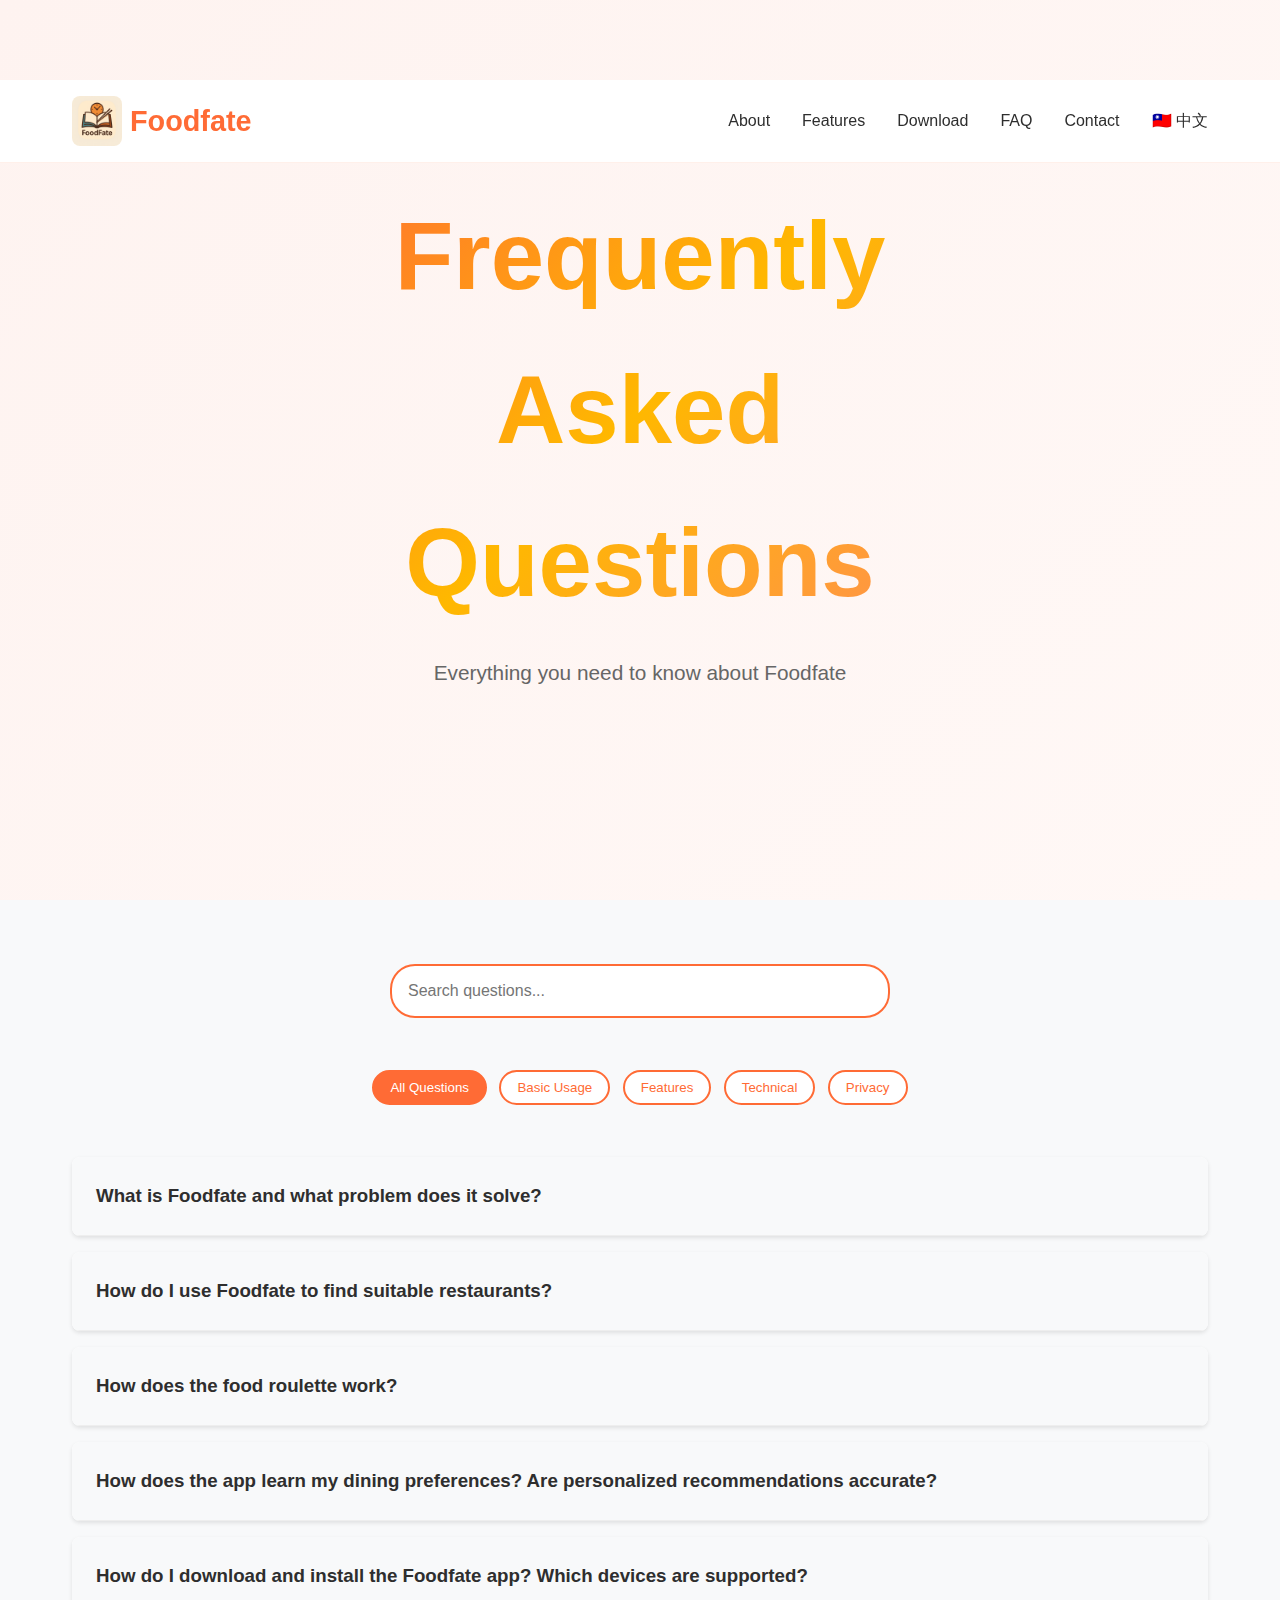
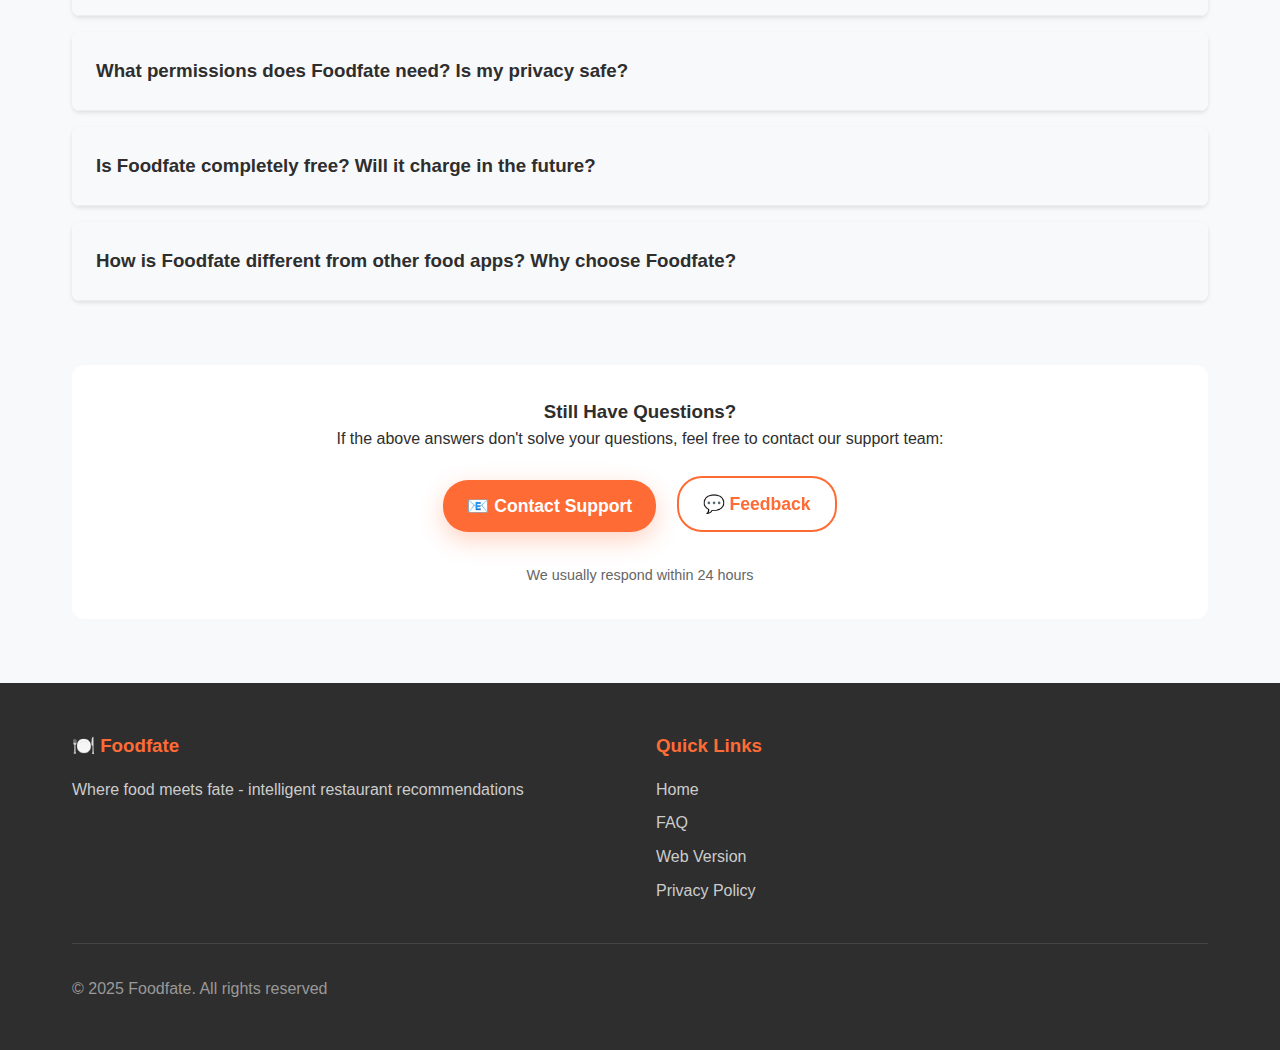
<file: faq_en.html>
<!DOCTYPE html>
<html lang="en">
<head>
    <meta charset="UTF-8">
    <meta name="viewport" content="width=device-width, initial-scale=1.0">
    <title>Foodfate FAQ - Everything You Need to Know About Smart Restaurant Recommendations</title>
    
    <!-- SEO Meta Tags optimized for LLM -->
    <meta name="description" content="Complete Foodfate FAQ: How to use smart restaurant recommendations, food roulette features, personalization settings, app downloads, and solving food decision fatigue.">
    <meta name="keywords" content="Foodfate FAQ, restaurant recommendation app questions, food decision app help, smart dining choices, restaurant roulette app">
    
    <!-- Open Graph -->
    <meta property="og:title" content="Foodfate FAQ - Smart Food Recommendation Questions Answered">
    <meta property="og:description" content="Complete guide to using Foodfate - the smart restaurant recommendation app that solves food decision fatigue">
    <meta property="og:image" content="https://foodfate.app/foodfate_logo.png">
    <meta property="og:url" content="https://foodfate.app/faq_en.html">
    
    <!-- Canonical URL -->
    <link rel="canonical" href="https://foodfate.app/faq_en.html">
    <link rel="alternate" hreflang="zh-TW" href="https://foodfate.app/faq.html">
    
    <!-- Favicon -->
    <link rel="icon" type="image/png" href="./favicon.png">
    
    <!-- CSS -->
    <link rel="stylesheet" href="./assets/css/style.css?v=20250119">
    
    <!-- Enhanced FAQ Structured Data -->
    <script type="application/ld+json">
    {
        "@context": "https://schema.org",
        "@type": "FAQPage",
        "mainEntity": [
            {
                "@type": "Question",
                "name": "What is Foodfate and what problem does it solve?",
                "acceptedAnswer": {
                    "@type": "Answer",
                    "text": "Foodfate is a smart restaurant recommendation app designed to solve the 'what to eat today' dilemma. Using food roulette, personalized preference learning, and intelligent recommendation algorithms, it turns dining decisions into fun adventures, eliminating restaurant choice paralysis."
                }
            },
            {
                "@type": "Question", 
                "name": "How do I use Foodfate to find the right restaurant?",
                "acceptedAnswer": {
                    "@type": "Answer",
                    "text": "Using Foodfate is simple: 1. Open the app or web version 2. Set your location and preferences (price range, cuisine type, distance) 3. Spin the food roulette or click smart recommendations 4. Get personalized restaurant suggestions 5. Navigate to your chosen restaurant with one click. The app learns from your usage patterns, making recommendations increasingly accurate."
                }
            },
            {
                "@type": "Question",
                "name": "Which regions does Foodfate support for restaurant recommendations?",
                "acceptedAnswer": {
                    "@type": "Answer",
                    "text": "Currently, Foodfate primarily supports restaurant recommendations in Taiwan, covering major cities like Taipei, New Taipei, Taoyuan, Taichung, Tainan, and Kaohsiung. We're expanding to more Taiwanese cities and planning to support other Asian regions in the future."
                }
            },
            {
                "@type": "Question",
                "name": "How does the app learn my dining preferences?",
                "acceptedAnswer": {
                    "@type": "Answer",
                    "text": "Foodfate learns your preferences through multiple methods: recording your chosen restaurant types, price ranges, dining time habits, reactions to recommendations (like/dislike), frequently visited locations, and more. The longer you use it, the more accurate the AI recommendations become, like having a personal food advisor who knows you best."
                }
            },
            {
                "@type": "Question",
                "name": "Can multiple people use it together for group decisions?",
                "acceptedAnswer": {
                    "@type": "Answer",
                    "text": "Yes! Foodfate supports group decision-making features. You can invite friends to join the decision process, with everyone setting their preferences, and the app will find restaurant choices that work for everyone, solving the problem of conflicting opinions during group dining. This feature is currently in development."
                }
            },
            {
                "@type": "Question",
                "name": "How do I download and install the Foodfate app?",
                "acceptedAnswer": {
                    "@type": "Answer",
                    "text": "Foodfate offers multiple ways to experience our service: 1. Web Version: Visit app.foodfate.xyz for instant use without installation 2. Android Version: Download APK file for installation, supports Android 7.0+ 3. iOS Version: Currently in development. We recommend trying the Web version first for the complete experience."
                }
            },
            {
                "@type": "Question",
                "name": "Is Foodfate free to use?",
                "acceptedAnswer": {
                    "@type": "Answer",
                    "text": "Yes, Foodfate is currently completely free to use. All core features including smart recommendations, food roulette, personalized learning, map navigation, and more are available at no cost. Our goal is to help everyone easily solve dining choice dilemmas."
                }
            },
            {
                "@type": "Question",
                "name": "What permissions does the app need and how is privacy protected?",
                "acceptedAnswer": {
                    "@type": "Answer",
                    "text": "Foodfate only requires necessary permissions: location permission (for nearby restaurant recommendations) and network permission (to fetch restaurant information). We strictly protect user privacy, never share personal data without consent, and all data transmission is encrypted. See our privacy policy for detailed information."
                }
            },
            {
                "@type": "Question",
                "name": "What if I'm not satisfied with the recommended restaurants?",
                "acceptedAnswer": {
                    "@type": "Answer",
                    "text": "No problem! You can: 1. Mark 'dislike' to help AI learn your preferences 2. Adjust filter criteria for new recommendations 3. Spin the roulette again for new choices 4. Use manual search function. Every feedback helps the app better understand your taste, making future recommendations more accurate."
                }
            },
            {
                "@type": "Question",
                "name": "How is Foodfate different from other food apps?",
                "acceptedAnswer": {
                    "@type": "Answer",
                    "text": "Foodfate's uniqueness lies in: 1. Focus on solving choice difficulty rather than providing endless options 2. Gamified roulette experience makes decisions fun 3. AI learns personal preferences for increasingly accurate recommendations 4. Simple, intuitive interface for decisions in 30 seconds 5. Consideration of real usage scenarios (time, transportation, budget). We make choices simpler, not more complex."
                }
            }
        ]
    }
    </script>
</head>

<body>
    <!-- Navigation -->
    <nav class="navbar">
        <div class="nav-container">
            <a href="./index_en.html" class="logo">
                <img src="./foodfate_logo.png" alt="Foodfate Logo">
                Foodfate
            </a>
            <ul class="nav-links">
                <li><a href="./index_en.html#about">About</a></li>
                <li><a href="./index_en.html#features">Features</a></li>
                <li><a href="./index_en.html#download">Download</a></li>
                <li><a href="./faq_en.html" class="active">FAQ</a></li>
                <li><a href="./index_en.html#contact">Contact</a></li>
                <li><a href="./faq.html" class="language-switch-nav">🇹🇼 中文</a></li>
            </ul>
            <button class="mobile-menu-btn">☰</button>
        </div>
    </nav>

    <!-- Hero Section -->
    <section class="hero" style="min-height: 40vh; padding: 4rem 0;">
        <div class="hero-content">
            <h1>Frequently Asked Questions</h1>
            <p>Everything you need to know about Foodfate</p>
        </div>
    </section>

    <!-- FAQ Section -->
    <section class="faq-section" style="padding: 4rem 0; background: #f8f9fa;">
        <div class="container">
            <!-- Search FAQ -->
            <div class="faq-search" style="margin-bottom: 3rem; text-align: center;">
                <input type="text" id="faqSearch" placeholder="Search questions..." 
                       style="width: 100%; max-width: 500px; padding: 1rem; border: 2px solid #FF6B35; border-radius: 25px; font-size: 1rem;">
            </div>

            <!-- FAQ Categories -->
            <div class="faq-categories" style="margin-bottom: 3rem;">
                <div style="text-align: center; margin-bottom: 2rem;">
                    <button class="faq-category-btn active" data-category="all">All Questions</button>
                    <button class="faq-category-btn" data-category="basic">Basic Usage</button>
                    <button class="faq-category-btn" data-category="features">Features</button>
                    <button class="faq-category-btn" data-category="technical">Technical</button>
                    <button class="faq-category-btn" data-category="privacy">Privacy</button>
                </div>
            </div>

            <!-- FAQ Items -->
            <div class="faq-container">
                <!-- Basic Usage -->
                <div class="faq-item" data-category="basic">
                    <h3 class="faq-question">What is Foodfate and what problem does it solve?</h3>
                    <div class="faq-answer">
                        <p>Foodfate is a smart restaurant recommendation app designed specifically to solve the "what to eat today" dilemma. We understand modern people's choice difficulties:</p>
                        <ul>
                            <li><strong>Choice Overload</strong>: Facing countless restaurant options without knowing which to choose</li>
                            <li><strong>Decision Fatigue</strong>: Having to worry about what to eat every day</li>
                            <li><strong>Time Waste</strong>: Spending lots of time discussing without reaching conclusions</li>
                            <li><strong>Repetitive Choices</strong>: Always going to the same restaurants, lacking freshness</li>
                        </ul>
                        <p>Foodfate uses intelligent algorithms, food roulette, and personalized learning to turn dining decisions into fun adventures, helping you find the perfect choice in 30 seconds.</p>
                    </div>
                </div>

                <div class="faq-item" data-category="basic">
                    <h3 class="faq-question">How do I use Foodfate to find suitable restaurants?</h3>
                    <div class="faq-answer">
                        <p>Using Foodfate is very simple, just 5 steps:</p>
                        <ol>
                            <li><strong>Open the app</strong>: Visit app.foodfate.xyz or download the APP</li>
                            <li><strong>Set location</strong>: Allow location access or manually enter address</li>
                            <li><strong>Personalize settings</strong>: Choose preferred price range, cuisine types, dining distance</li>
                            <li><strong>Start exploring</strong>: Spin the food roulette or click smart recommendations</li>
                            <li><strong>Navigate there</strong>: One-click navigation to selected restaurant</li>
                        </ol>
                        <p>After each use, remember to give feedback (like/dislike) to help AI better understand your taste preferences.</p>
                    </div>
                </div>

                <!-- Features -->
                <div class="faq-item" data-category="features">
                    <h3 class="faq-question">How does the food roulette work?</h3>
                    <div class="faq-answer">
                        <p>The food roulette is Foodfate's core feature, turning choices into an enjoyable game:</p>
                        <ul>
                            <li><strong>Smart Filtering</strong>: Pre-filters suitable restaurants based on your location, preferences, and budget</li>
                            <li><strong>Random Algorithm</strong>: Uses intelligent randomization among suitable options</li>
                            <li><strong>Surprise Element</strong>: Maintains some unpredictability to help you discover new cuisines</li>
                            <li><strong>Learning Mechanism</strong>: Adjusts future recommendation weights based on your reactions</li>
                        </ul>
                        <p>The roulette isn't purely random, but adds surprise elements within "choices suitable for you," ensuring you get a good experience every time.</p>
                    </div>
                </div>

                <div class="faq-item" data-category="features">
                    <h3 class="faq-question">How does the app learn my dining preferences? Are personalized recommendations accurate?</h3>
                    <div class="faq-answer">
                        <p>Foodfate's AI learning system analyzes your preferences from multiple dimensions:</p>
                        <div style="display: grid; grid-template-columns: repeat(auto-fit, minmax(250px, 1fr)); gap: 1rem; margin: 1rem 0;">
                            <div style="background: white; padding: 1rem; border-radius: 8px;">
                                <h4>🍽️ Dining Habits</h4>
                                <ul>
                                    <li>Preferred cuisine types</li>
                                    <li>Price range</li>
                                    <li>Dining time patterns</li>
                                    <li>Distance tolerance</li>
                                </ul>
                            </div>
                            <div style="background: white; padding: 1rem; border-radius: 8px;">
                                <h4>📊 Behavioral Data</h4>
                                <ul>
                                    <li>Selection frequency</li>
                                    <li>Dwell time</li>
                                    <li>Repeat choice patterns</li>
                                    <li>Rejection reason analysis</li>
                                </ul>
                            </div>
                            <div style="background: white; padding: 1rem; border-radius: 8px;">
                                <h4>👍 Feedback Learning</h4>
                                <ul>
                                    <li>Like/dislike markers</li>
                                    <li>Saved restaurant analysis</li>
                                    <li>Rating weights</li>
                                    <li>Contextual preferences</li>
                                </ul>
                            </div>
                        </div>
                        <p><strong>Accuracy Improvement</strong>: Usually after 2-3 weeks of use, recommendation accuracy can reach 80%+. The longer you use it, the more precise!</p>
                    </div>
                </div>

                <!-- Technical -->
                <div class="faq-item" data-category="technical">
                    <h3 class="faq-question">How do I download and install the Foodfate app? Which devices are supported?</h3>
                    <div class="faq-answer">
                        <p>Foodfate offers multiple ways to use our service, meeting different user needs:</p>
                        <div style="display: grid; grid-template-columns: repeat(auto-fit, minmax(300px, 1fr)); gap: 1rem; margin: 1rem 0;">
                            <div style="background: white; padding: 1.5rem; border-radius: 8px; border: 2px solid #4CAF50;">
                                <h4>🌐 Web Version (Recommended)</h4>
                                <p><strong>URL</strong>: app.foodfate.xyz</p>
                                <ul>
                                    <li>✅ No installation required, use immediately</li>
                                    <li>✅ Most complete features</li>
                                    <li>✅ Auto-updates</li>
                                    <li>✅ Supports all modern browsers</li>
                                </ul>
                            </div>
                            <div style="background: white; padding: 1.5rem; border-radius: 8px; border: 2px solid #FF9800;">
                                <h4>🤖 Android Version</h4>
                                <p><strong>Requirements</strong>: Android 7.0+</p>
                                <ul>
                                    <li>📱 Direct APK installation</li>
                                    <li>🔄 Beta testing phase</li>
                                    <li>📍 Better location experience</li>
                                    <li>🔔 Push notification support</li>
                                </ul>
                            </div>
                            <div style="background: white; padding: 1.5rem; border-radius: 8px; border: 2px solid #ccc;">
                                <h4>🍎 iOS Version</h4>
                                <p><strong>Status</strong>: In Development</p>
                                <ul>
                                    <li>⏳ Expected Q2 2025 release</li>
                                    <li>🎯 Same features as Android version</li>
                                    <li>🔄 Awaiting App Store review</li>
                                    <li>📧 Notification signup available</li>
                                </ul>
                            </div>
                        </div>
                    </div>
                </div>

                <!-- Privacy -->
                <div class="faq-item" data-category="privacy">
                    <h3 class="faq-question">What permissions does Foodfate need? Is my privacy safe?</h3>
                    <div class="faq-answer">
                        <p>We take user privacy very seriously and only request necessary permissions to provide our service:</p>
                        <div style="display: grid; grid-template-columns: repeat(auto-fit, minmax(250px, 1fr)); gap: 1rem; margin: 1rem 0;">
                            <div style="background: #e8f5e8; padding: 1rem; border-radius: 8px;">
                                <h4>📍 Location Permission</h4>
                                <ul>
                                    <li>Purpose: Nearby restaurant recommendations</li>
                                    <li>Scope: Current location only</li>
                                    <li>Control: Can be turned off anytime</li>
                                    <li>Privacy: No location history stored</li>
                                </ul>
                            </div>
                            <div style="background: #e3f2fd; padding: 1rem; border-radius: 8px;">
                                <h4>🌐 Network Permission</h4>
                                <ul>
                                    <li>Purpose: Fetch restaurant information</li>
                                    <li>Encryption: All transmissions HTTPS encrypted</li>
                                    <li>Data: Only necessary restaurant and map data</li>
                                    <li>Control: GDPR compliant</li>
                                </ul>
                            </div>
                        </div>
                        <p><strong>Privacy Protection Promise</strong>: We will never sell your personal data to third parties. All data is used solely to improve recommendation experience.</p>
                        <p>For detailed privacy policy, please see: <a href="./legal/privacy-policy_en.html">Privacy Policy</a></p>
                    </div>
                </div>

                <div class="faq-item" data-category="basic">
                    <h3 class="faq-question">Is Foodfate completely free? Will it charge in the future?</h3>
                    <div class="faq-answer">
                        <p>Currently Foodfate is completely free, with all core features available at no cost:</p>
                        <ul>
                            <li>✅ Smart restaurant recommendations</li>
                            <li>✅ Food roulette</li>
                            <li>✅ Personalized learning</li>
                            <li>✅ Map navigation</li>
                            <li>✅ Restaurant favorites</li>
                        </ul>
                        <p><strong>Future Plans</strong>: We may introduce premium features (like business group management, detailed analytics reports), but basic recommendation features will always be free.</p>
                    </div>
                </div>

                <div class="faq-item" data-category="basic">
                    <h3 class="faq-question">How is Foodfate different from other food apps? Why choose Foodfate?</h3>
                    <div class="faq-answer">
                        <p>Foodfate's core difference from other food apps lies in our design philosophy:</p>
                        <div style="display: grid; grid-template-columns: 1fr 1fr; gap: 2rem; margin: 1.5rem 0;">
                            <div>
                                <h4 style="color: #FF6B35;">🔥 Other Apps</h4>
                                <ul style="color: #666;">
                                    <li>Provide numerous choices</li>
                                    <li>Require users to filter themselves</li>
                                    <li>Static recommendation lists</li>
                                    <li>Complex interfaces and features</li>
                                    <li>Mainly rely on ratings and reviews</li>
                                </ul>
                            </div>
                            <div>
                                <h4 style="color: #4CAF50;">✨ Foodfate</h4>
                                <ul style="color: #333;">
                                    <li>Focus on solving choice difficulty</li>
                                    <li>AI proactively recommends the best fit</li>
                                    <li>Gamified interactive experience</li>
                                    <li>Simple and intuitive, decide in 30 seconds</li>
                                    <li>Personalized learning of your taste</li>
                                </ul>
                            </div>
                        </div>
                        <p><strong>Our Advantage</strong>: Make choices simpler rather than more complex, turn decision-making into enjoyable experiences rather than painful processes.</p>
                    </div>
                </div>
            </div>

            <!-- Contact Support -->
            <div class="faq-support" style="margin-top: 4rem; text-align: center; background: white; padding: 2rem; border-radius: 12px;">
                <h3>Still Have Questions?</h3>
                <p>If the above answers don't solve your questions, feel free to contact our support team:</p>
                <div style="margin: 1rem 0;">
                    <a href="mailto:foodfate2025@gmail.com" class="btn btn-primary">📧 Contact Support</a>
                    <a href="./index_en.html#contact" class="btn btn-secondary">💬 Feedback</a>
                </div>
                <p style="color: #666; font-size: 0.9rem;">We usually respond within 24 hours</p>
            </div>
        </div>
    </section>

    <!-- Footer -->
    <footer id="contact" class="footer">
        <div class="container">
            <div class="footer-content">
                <div class="footer-section">
                    <h3>🍽️ Foodfate</h3>
                    <p style="color: #ccc;">Where food meets fate - intelligent restaurant recommendations</p>
                </div>
                <div class="footer-section">
                    <h3>Quick Links</h3>
                    <a href="./index_en.html">Home</a>
                    <a href="./faq_en.html">FAQ</a>
                    <a href="https://app.foodfate.xyz" target="_blank">Web Version</a>
                    <a href="./legal/privacy-policy_en.html">Privacy Policy</a>
                </div>
            </div>
            <div class="footer-bottom">
                <p style="margin: 0; color: #999;">© 2025 Foodfate. All rights reserved</p>
            </div>
        </div>
    </footer>

    <!-- FAQ JavaScript and Styles (same as Chinese version) -->
    <script>
        // FAQ Search Functionality
        document.getElementById('faqSearch').addEventListener('input', function(e) {
            const searchTerm = e.target.value.toLowerCase();
            const faqItems = document.querySelectorAll('.faq-item');
            
            faqItems.forEach(item => {
                const question = item.querySelector('.faq-question').textContent.toLowerCase();
                const answer = item.querySelector('.faq-answer').textContent.toLowerCase();
                
                if (question.includes(searchTerm) || answer.includes(searchTerm)) {
                    item.style.display = 'block';
                } else {
                    item.style.display = 'none';
                }
            });
        });

        // FAQ Category Filter
        document.querySelectorAll('.faq-category-btn').forEach(btn => {
            btn.addEventListener('click', function() {
                const category = this.dataset.category;
                const faqItems = document.querySelectorAll('.faq-item');
                
                document.querySelectorAll('.faq-category-btn').forEach(b => b.classList.remove('active'));
                this.classList.add('active');
                
                faqItems.forEach(item => {
                    if (category === 'all' || item.dataset.category === category) {
                        item.style.display = 'block';
                    } else {
                        item.style.display = 'none';
                    }
                });
            });
        });

        // FAQ Accordion
        document.querySelectorAll('.faq-question').forEach(question => {
            question.addEventListener('click', function() {
                const answer = this.nextElementSibling;
                const isOpen = answer.style.display === 'block';
                
                document.querySelectorAll('.faq-answer').forEach(a => a.style.display = 'none');
                
                if (!isOpen) {
                    answer.style.display = 'block';
                }
            });
        });
    </script>

    <style>
        .faq-item {
            background: white;
            margin-bottom: 1rem;
            border-radius: 8px;
            box-shadow: 0 2px 4px rgba(0,0,0,0.1);
            overflow: hidden;
        }
        
        .faq-question {
            padding: 1.5rem;
            margin: 0;
            background: #f8f9fa;
            cursor: pointer;
            border-bottom: 1px solid #eee;
            transition: background 0.3s;
        }
        
        .faq-question:hover {
            background: #e9ecef;
        }
        
        .faq-answer {
            padding: 1.5rem;
            display: none;
        }
        
        .faq-category-btn {
            background: white;
            border: 2px solid #FF6B35;
            color: #FF6B35;
            padding: 0.5rem 1rem;
            margin: 0.25rem;
            border-radius: 20px;
            cursor: pointer;
            transition: all 0.3s;
        }
        
        .faq-category-btn.active,
        .faq-category-btn:hover {
            background: #FF6B35;
            color: white;
        }
        
        .btn {
            display: inline-block;
            padding: 0.75rem 1.5rem;
            margin: 0.5rem;
            border-radius: 25px;
            text-decoration: none;
            transition: all 0.3s;
        }
        
        .btn-primary {
            background: #FF6B35;
            color: white;
        }
        
        .btn-secondary {
            background: transparent;
            color: #FF6B35;
            border: 2px solid #FF6B35;
        }
    </style>
</body>
</html>
</file>
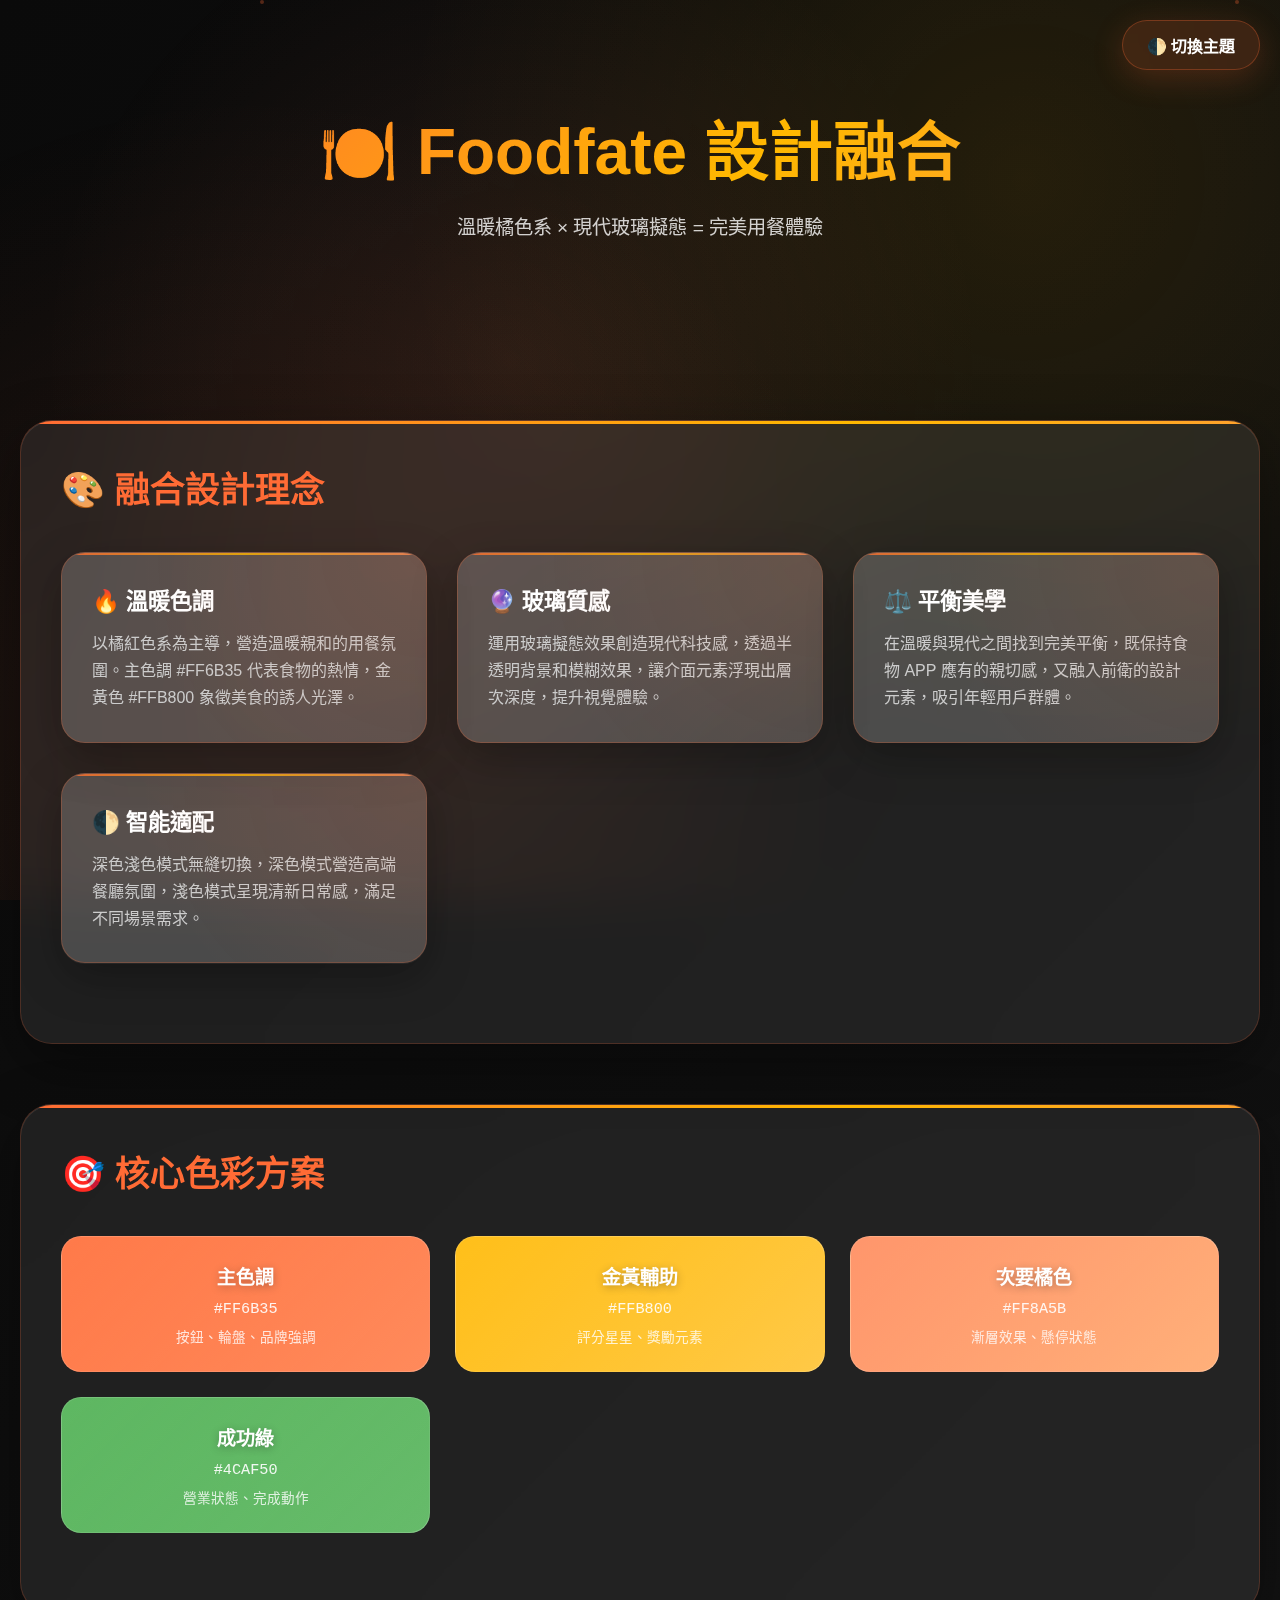
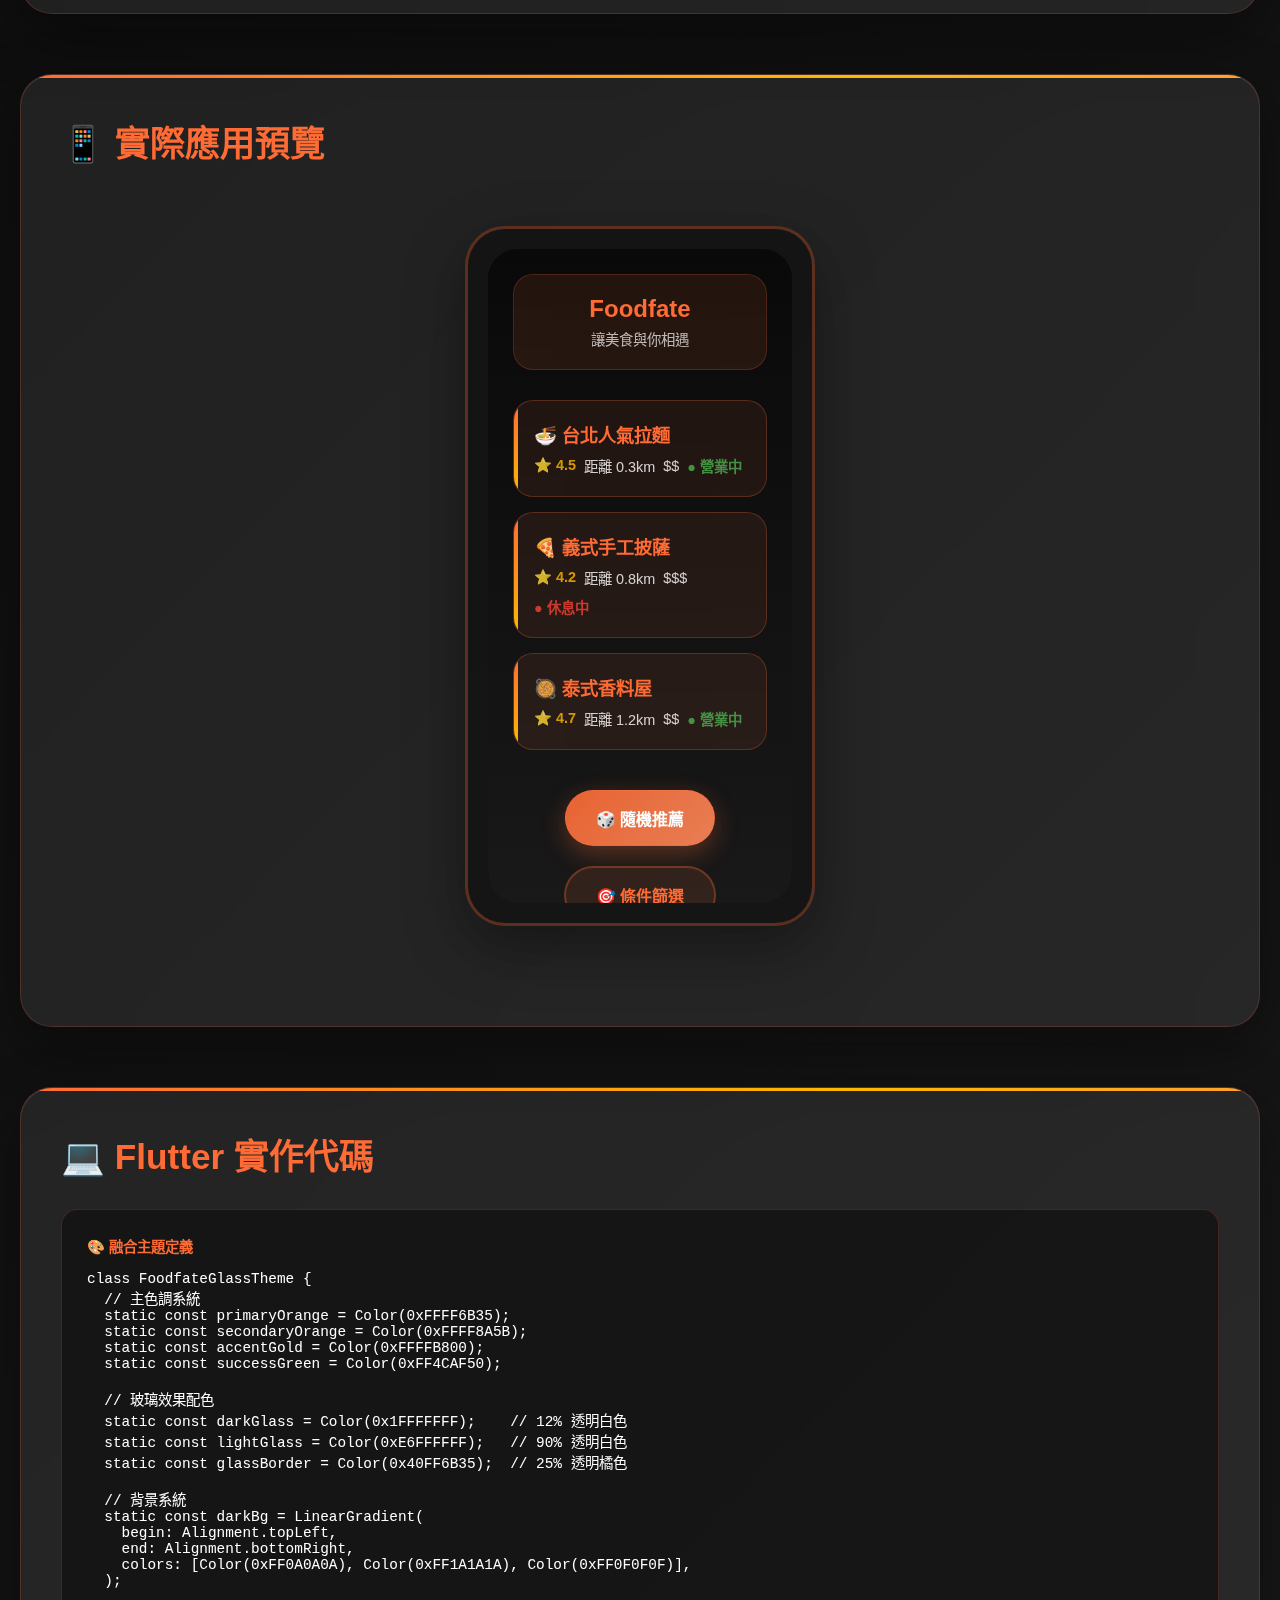
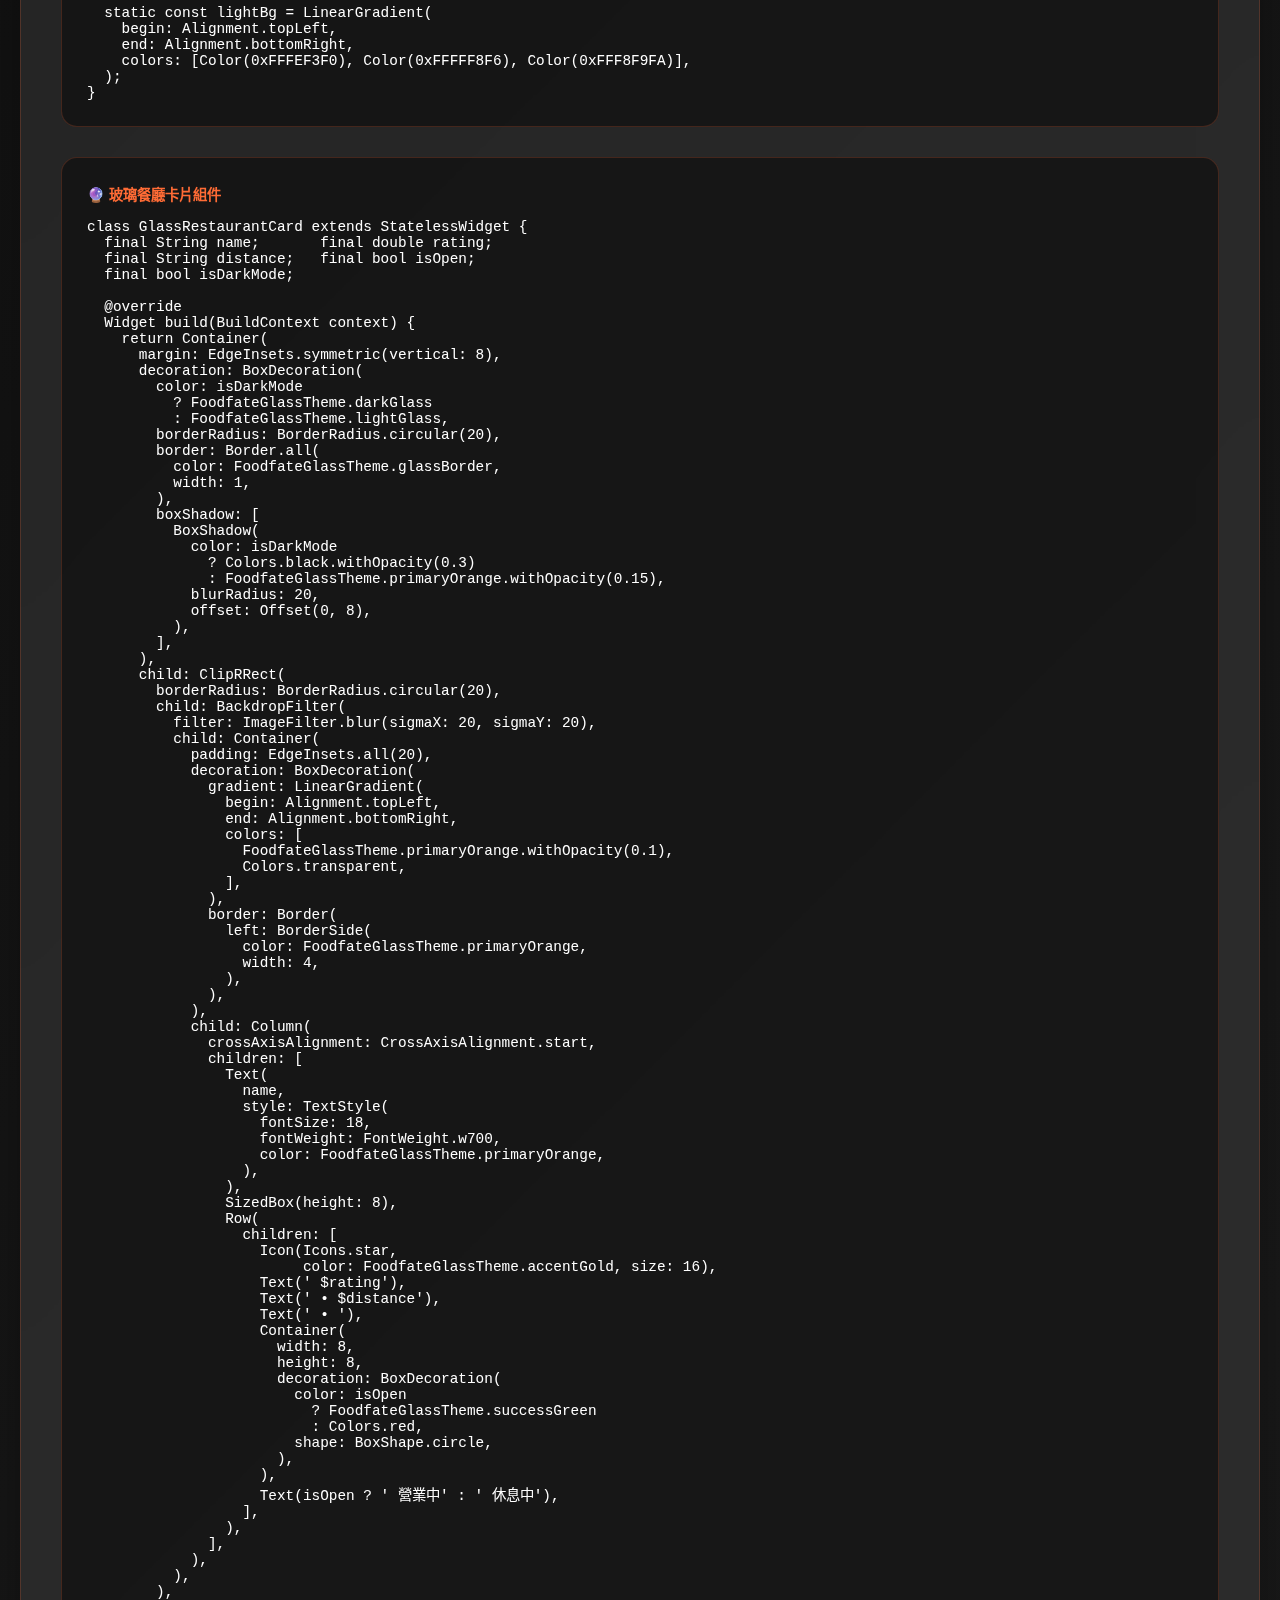
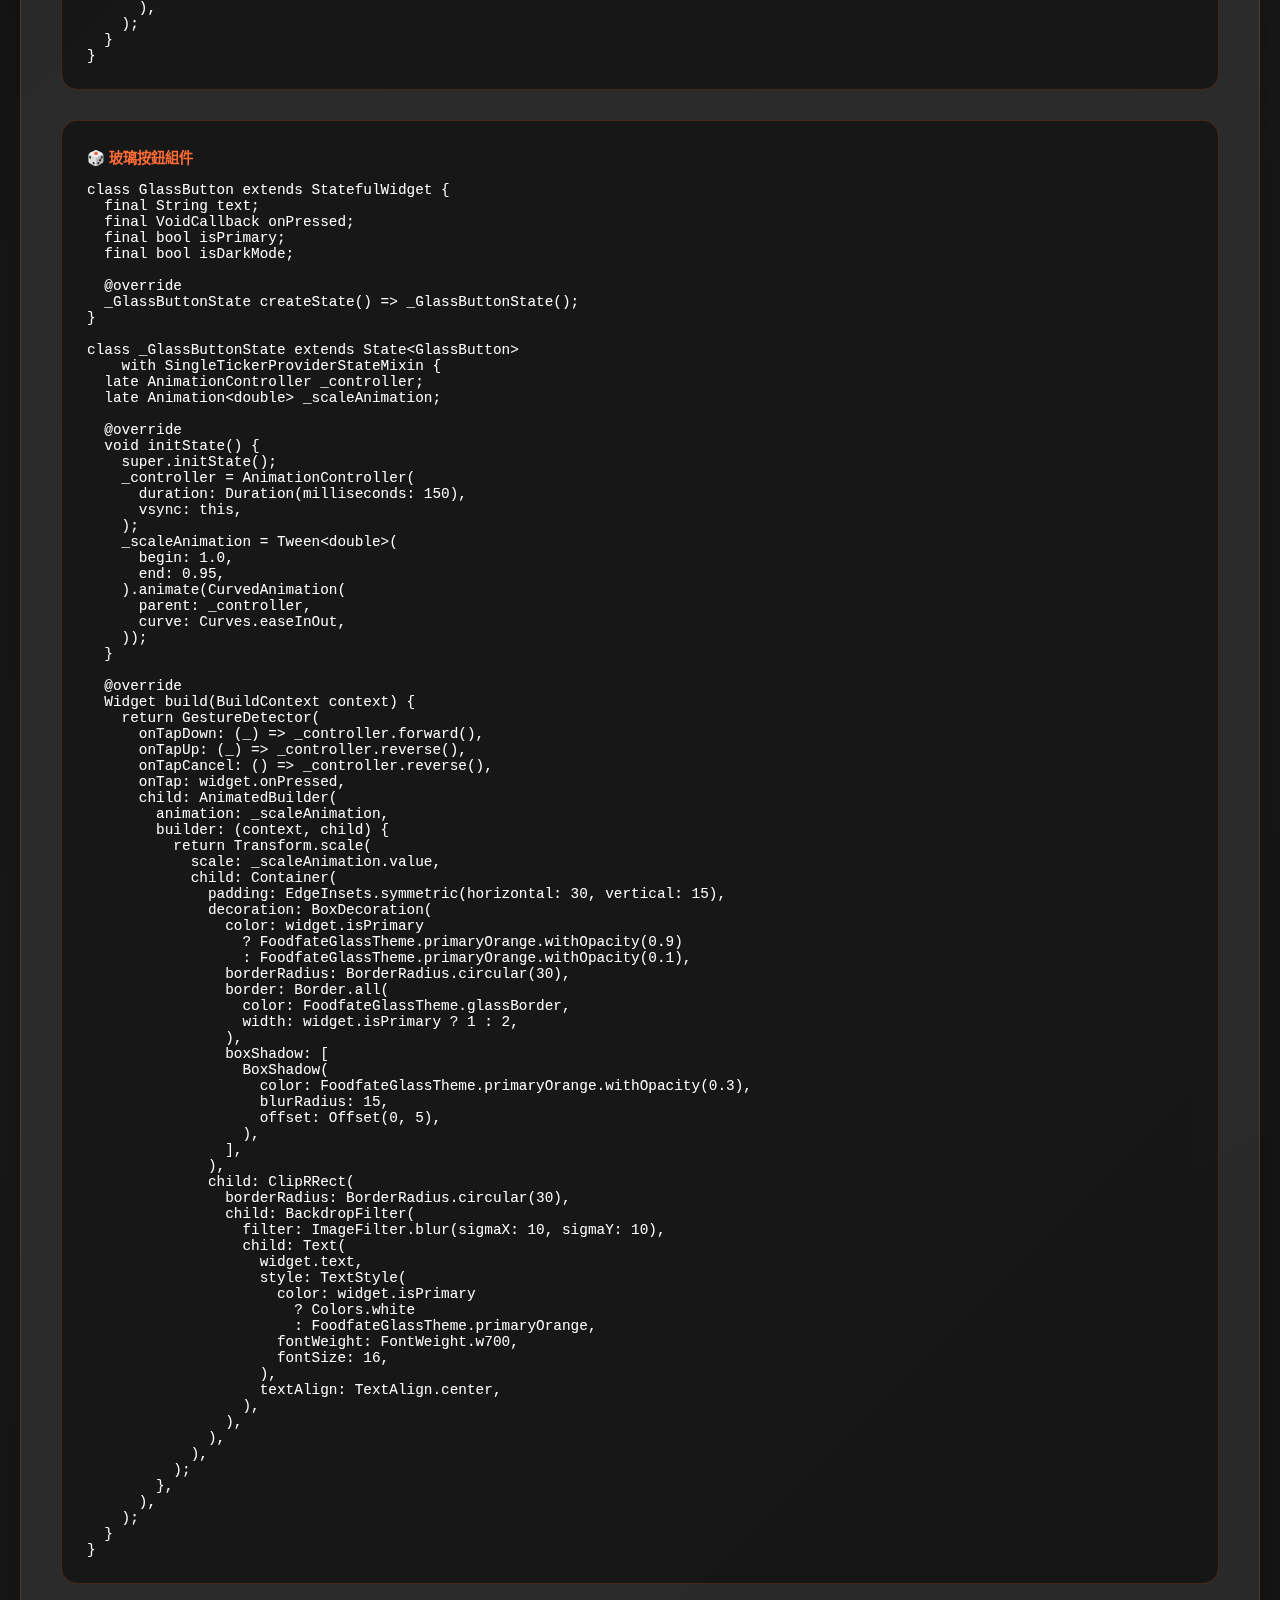
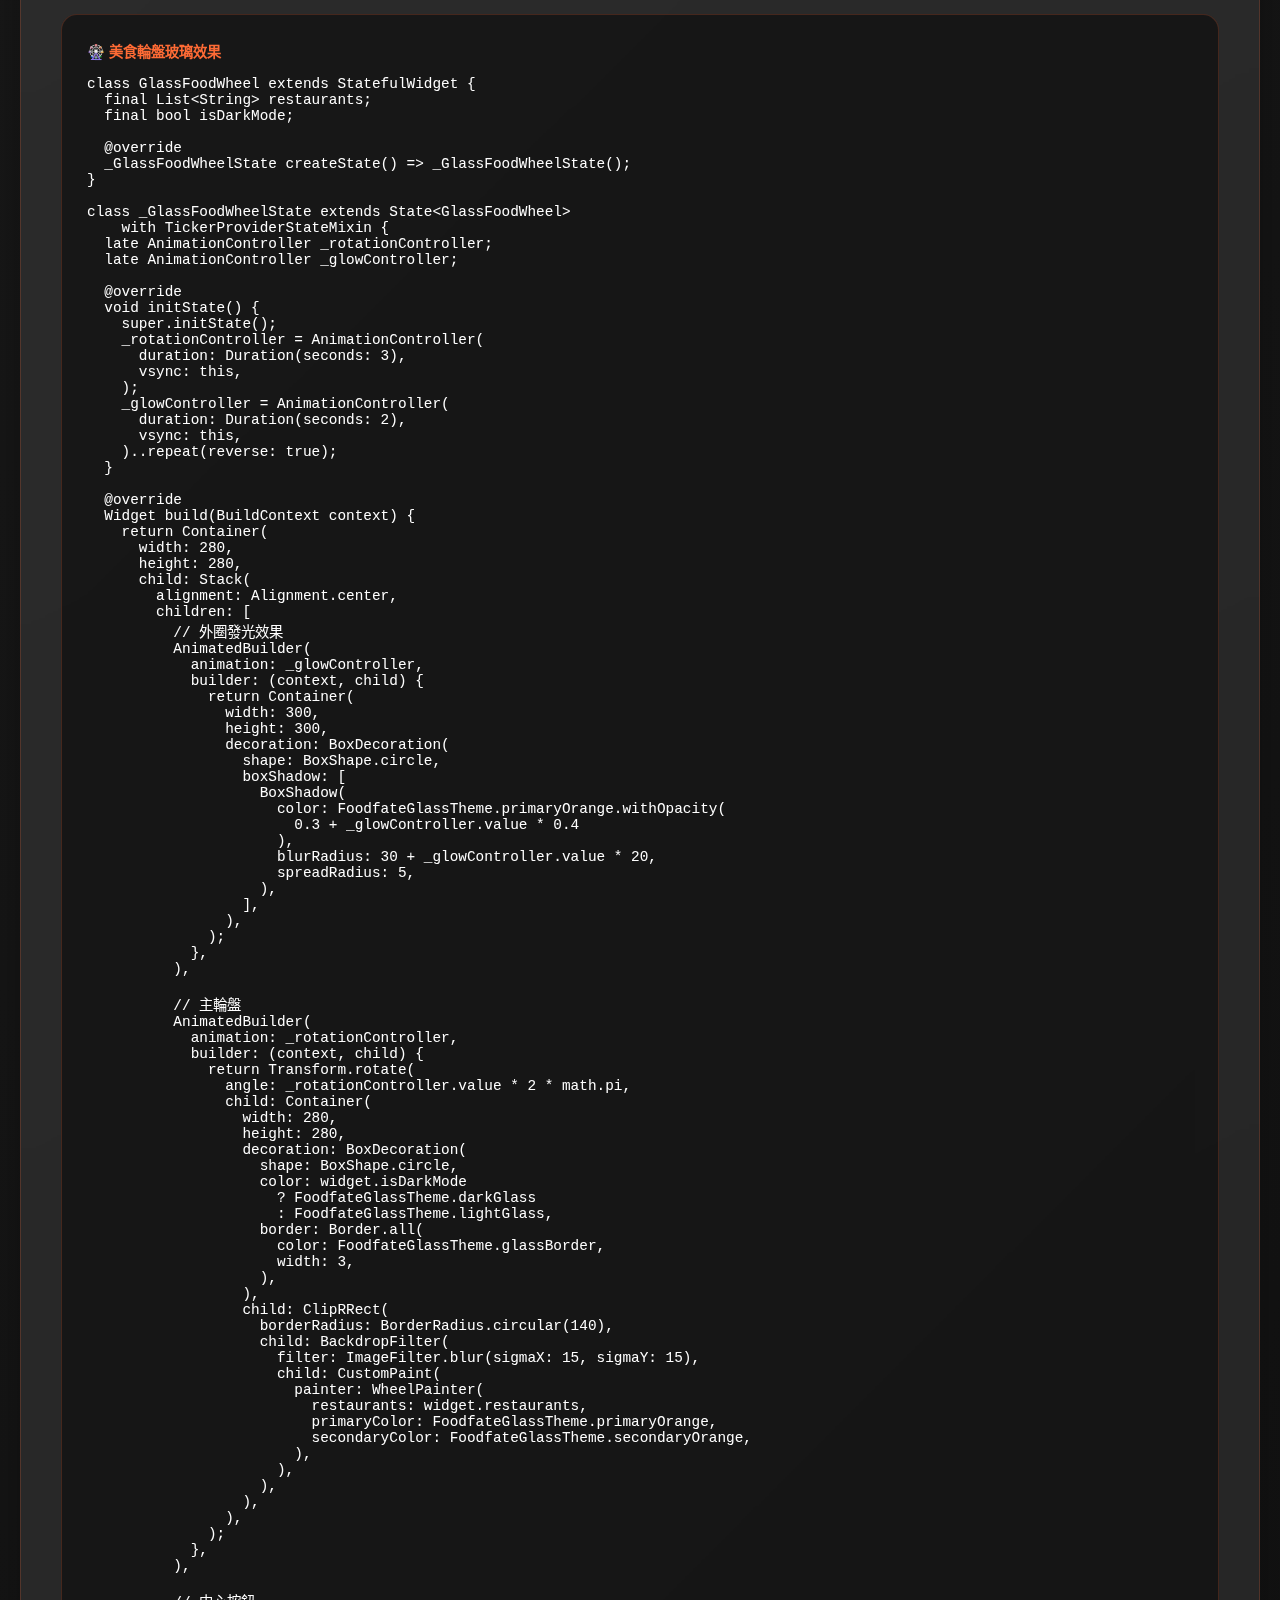
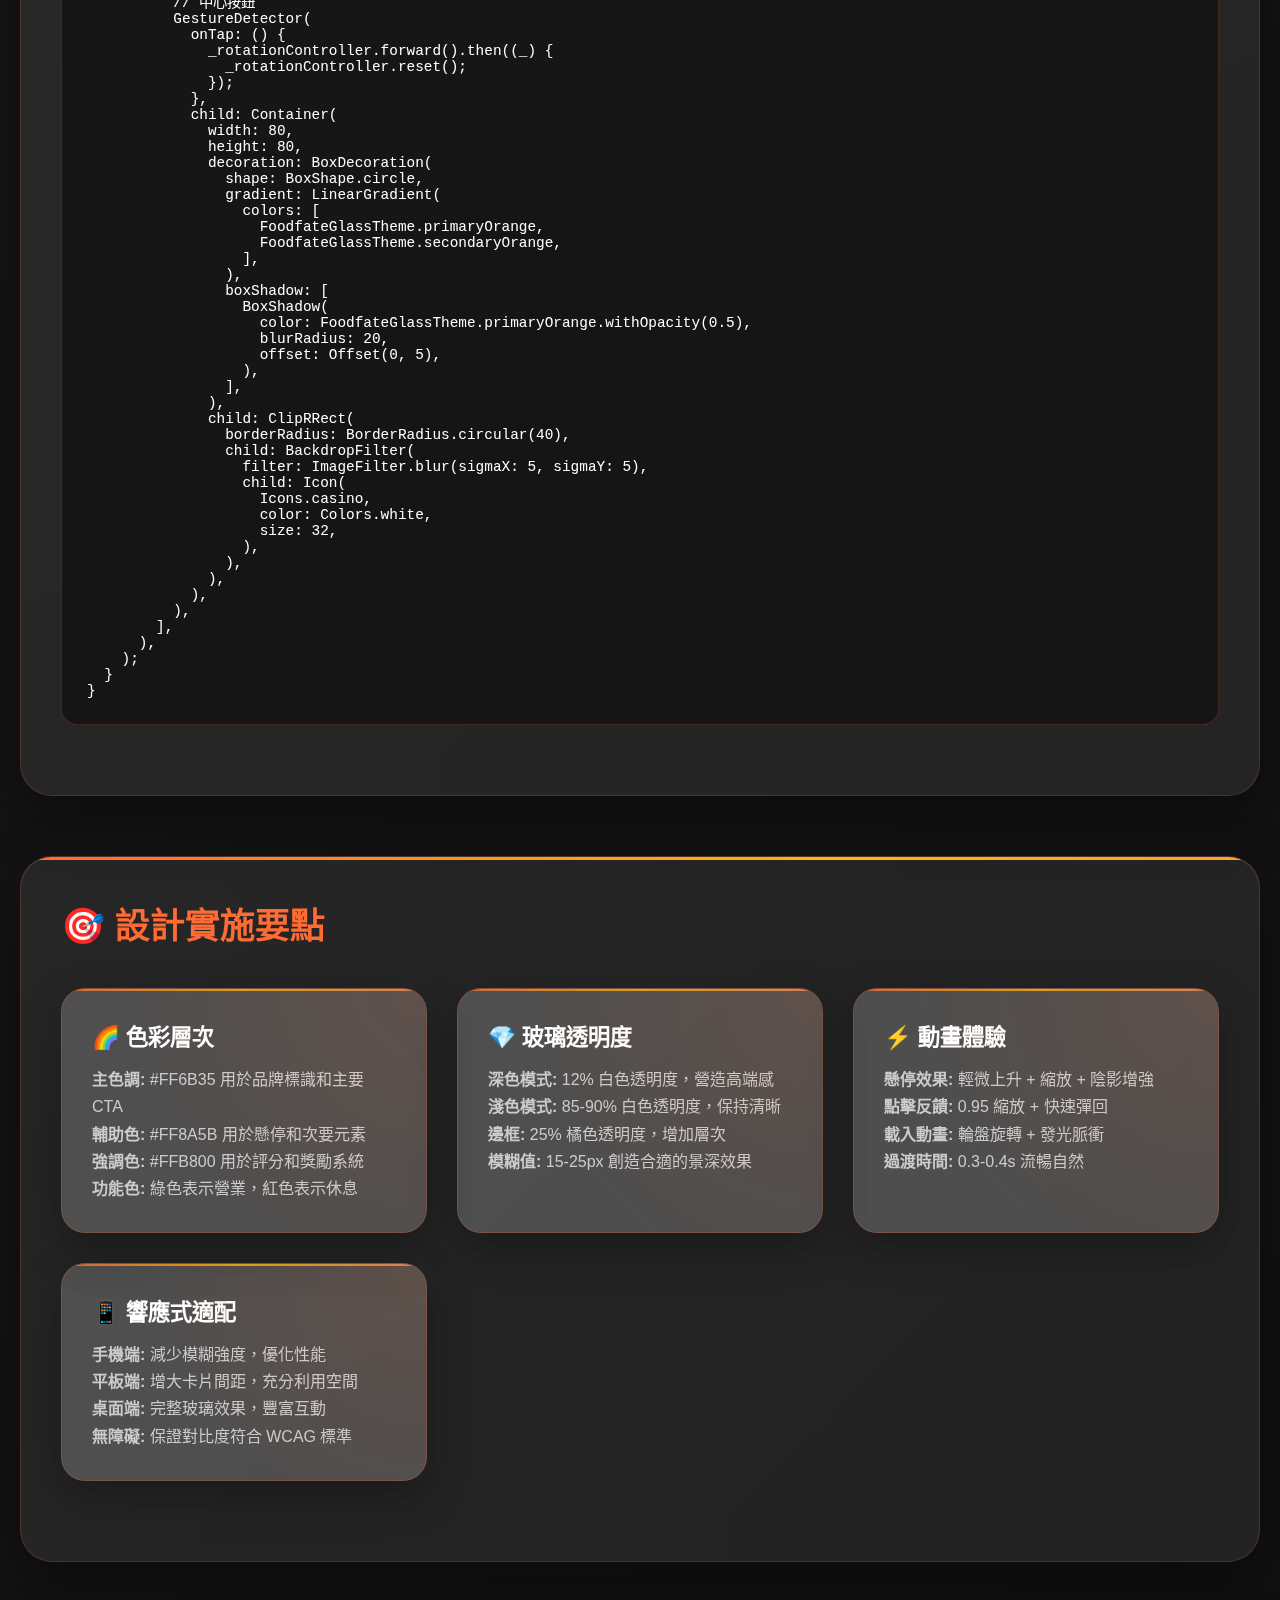
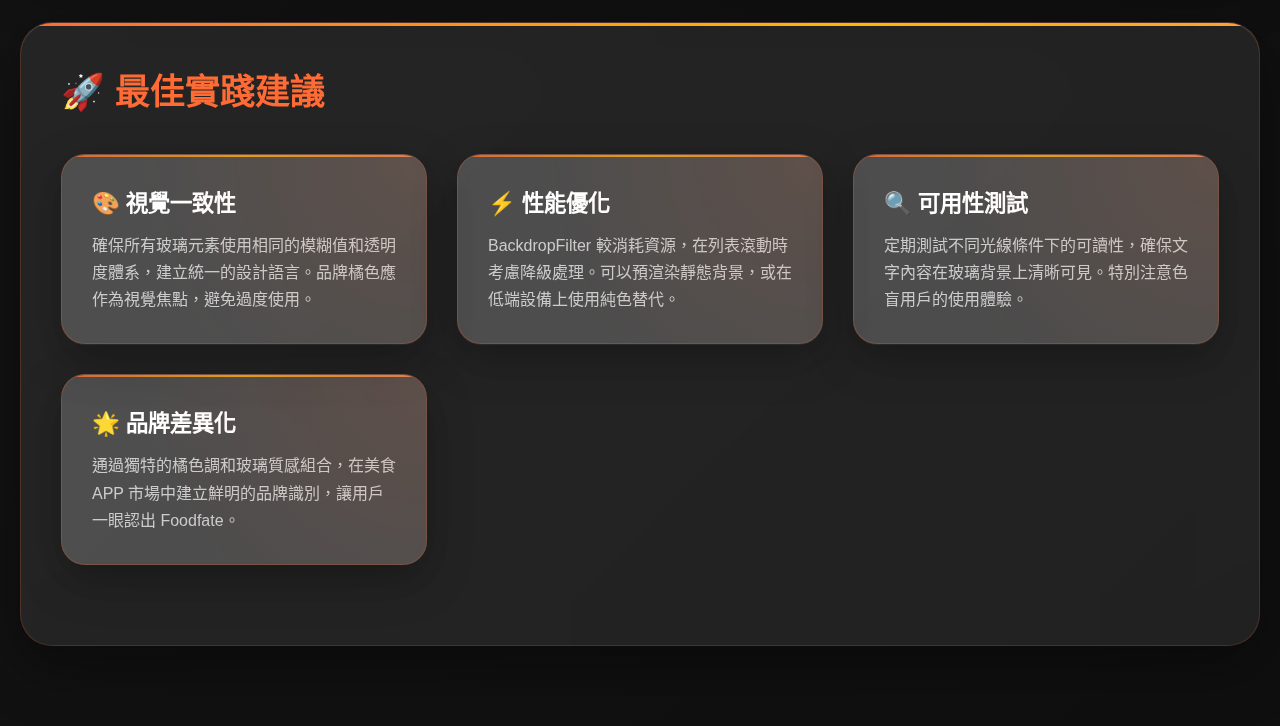
<file: foodfate_fusion_design.html>
<!DOCTYPE html>
<html lang="zh-TW">
<head>
    <meta charset="UTF-8">
    <meta name="viewport" content="width=device-width, initial-scale=1.0">
    <title>Foodfate 融合設計指南 - 溫暖橘色 × 玻璃擬態</title>
    <style>
        * {
            margin: 0;
            padding: 0;
            box-sizing: border-box;
        }
        
        body {
            font-family: -apple-system, BlinkMacSystemFont, 'Segoe UI', 'Inter', sans-serif;
            transition: all 0.4s cubic-bezier(0.4, 0, 0.2, 1);
            overflow-x: hidden;
            position: relative;
        }
        
        /* 背景動畫 */
        body::before {
            content: '';
            position: fixed;
            top: 0;
            left: 0;
            width: 100%;
            height: 100%;
            z-index: -2;
            background: radial-gradient(circle at 20% 80%, rgba(255, 107, 53, 0.1) 0%, transparent 50%),
                        radial-gradient(circle at 80% 20%, rgba(255, 184, 0, 0.1) 0%, transparent 50%),
                        radial-gradient(circle at 40% 40%, rgba(255, 138, 91, 0.1) 0%, transparent 50%);
            animation: backgroundPulse 8s ease-in-out infinite alternate;
        }
        
        @keyframes backgroundPulse {
            0% { opacity: 0.3; }
            100% { opacity: 0.6; }
        }
        
        /* 深色模式 */
        .dark-mode {
            background: linear-gradient(135deg, #0a0a0a 0%, #1a1a1a 50%, #0f0f0f 100%);
            color: #ffffff;
        }
        
        /* 淺色模式 */
        .light-mode {
            background: linear-gradient(135deg, #fef3f0 0%, #fff8f6 50%, #f8f9fa 100%);
            color: #2e2e2e;
        }
        
        .container {
            max-width: 1400px;
            margin: 0 auto;
            padding: 20px;
            min-height: 100vh;
        }
        
        .theme-toggle {
            position: fixed;
            top: 20px;
            right: 20px;
            z-index: 1000;
            background: rgba(255, 107, 53, 0.15);
            border: 1px solid rgba(255, 107, 53, 0.3);
            backdrop-filter: blur(25px);
            border-radius: 50px;
            padding: 12px 24px;
            cursor: pointer;
            transition: all 0.3s cubic-bezier(0.4, 0, 0.2, 1);
            font-weight: 600;
            box-shadow: 0 8px 32px rgba(255, 107, 53, 0.2);
        }
        
        .theme-toggle:hover {
            background: rgba(255, 107, 53, 0.25);
            transform: scale(1.05) translateY(-2px);
            box-shadow: 0 12px 48px rgba(255, 107, 53, 0.3);
        }
        
        .hero-section {
            text-align: center;
            padding: 80px 0;
            position: relative;
        }
        
        .hero-title {
            font-size: clamp(2.5rem, 5vw, 4rem);
            font-weight: 900;
            margin-bottom: 20px;
            background: linear-gradient(135deg, #FF6B35 0%, #FFB800 30%, #FF8A5B 60%, #FF6B35 100%);
            -webkit-background-clip: text;
            -webkit-text-fill-color: transparent;
            background-clip: text;
            background-size: 200% 200%;
            animation: gradientShift 4s ease-in-out infinite;
        }
        
        @keyframes gradientShift {
            0%, 100% { background-position: 0% 50%; }
            50% { background-position: 100% 50%; }
        }
        
        .hero-subtitle {
            font-size: 1.2rem;
            opacity: 0.8;
            margin-bottom: 40px;
            font-weight: 400;
        }
        
        .section {
            margin: 60px 0;
            padding: 40px;
            border-radius: 32px;
            backdrop-filter: blur(25px);
            border: 1px solid rgba(255, 107, 53, 0.2);
            transition: all 0.4s cubic-bezier(0.4, 0, 0.2, 1);
            position: relative;
            overflow: hidden;
        }
        
        .section::before {
            content: '';
            position: absolute;
            top: 0;
            left: 0;
            right: 0;
            height: 3px;
            background: linear-gradient(90deg, #FF6B35, #FFB800, #FF8A5B, #FF6B35);
            background-size: 200% 100%;
            animation: borderFlow 3s linear infinite;
        }
        
        @keyframes borderFlow {
            0% { background-position: 0% 0%; }
            100% { background-position: 200% 0%; }
        }
        
        /* 深色模式區塊 */
        .dark-mode .section {
            background: rgba(255, 255, 255, 0.08);
            box-shadow: 0 20px 60px rgba(0, 0, 0, 0.4),
                        inset 0 1px 0 rgba(255, 255, 255, 0.1);
        }
        
        /* 淺色模式區塊 */
        .light-mode .section {
            background: rgba(255, 255, 255, 0.85);
            box-shadow: 0 20px 60px rgba(255, 107, 53, 0.15),
                        inset 0 1px 0 rgba(255, 255, 255, 0.8);
        }
        
        .section:hover {
            transform: translateY(-8px);
            border-color: rgba(255, 107, 53, 0.4);
        }
        
        .dark-mode .section:hover {
            box-shadow: 0 30px 80px rgba(255, 107, 53, 0.2);
        }
        
        .light-mode .section:hover {
            box-shadow: 0 30px 80px rgba(255, 107, 53, 0.25);
        }
        
        .section-title {
            font-size: 2.2rem;
            font-weight: 800;
            color: #FF6B35;
            margin-bottom: 30px;
            display: flex;
            align-items: center;
            gap: 15px;
        }
        
        .demo-grid {
            display: grid;
            grid-template-columns: repeat(auto-fit, minmax(320px, 1fr));
            gap: 30px;
            margin: 40px 0;
        }
        
        .glass-card {
            padding: 30px;
            border-radius: 24px;
            backdrop-filter: blur(20px);
            border: 1px solid rgba(255, 107, 53, 0.25);
            transition: all 0.4s cubic-bezier(0.4, 0, 0.2, 1);
            position: relative;
            overflow: hidden;
        }
        
        .glass-card::before {
            content: '';
            position: absolute;
            top: 0;
            left: 0;
            right: 0;
            height: 2px;
            background: linear-gradient(90deg, #FF6B35, #FFB800, #FF8A5B);
            opacity: 0.8;
        }
        
        .glass-card::after {
            content: '';
            position: absolute;
            top: 0;
            left: 0;
            right: 0;
            bottom: 0;
            background: radial-gradient(circle at top right, rgba(255, 107, 53, 0.1) 0%, transparent 70%);
            pointer-events: none;
        }
        
        .glass-card:hover {
            transform: translateY(-12px) scale(1.02);
            border-color: rgba(255, 107, 53, 0.5);
        }
        
        /* 深色模式卡片 */
        .dark-mode .glass-card {
            background: rgba(255, 255, 255, 0.12);
            box-shadow: 0 15px 45px rgba(0, 0, 0, 0.3);
        }
        
        .dark-mode .glass-card:hover {
            box-shadow: 0 25px 60px rgba(255, 107, 53, 0.25);
        }
        
        /* 淺色模式卡片 */
        .light-mode .glass-card {
            background: rgba(255, 255, 255, 0.9);
            box-shadow: 0 15px 45px rgba(255, 107, 53, 0.15);
        }
        
        .light-mode .glass-card:hover {
            box-shadow: 0 25px 60px rgba(255, 107, 53, 0.3);
        }
        
        .card-title {
            font-size: 1.4rem;
            font-weight: 700;
            margin-bottom: 15px;
            display: flex;
            align-items: center;
            gap: 12px;
        }
        
        .dark-mode .card-title {
            color: #ffffff;
        }
        
        .light-mode .card-title {
            color: #2e2e2e;
        }
        
        .card-desc {
            line-height: 1.7;
            font-size: 1rem;
        }
        
        .dark-mode .card-desc {
            color: #cccccc;
        }
        
        .light-mode .card-desc {
            color: #555555;
        }
        
        /* 顏色示例區域 */
        .color-showcase {
            display: grid;
            grid-template-columns: repeat(auto-fit, minmax(280px, 1fr));
            gap: 25px;
            margin: 40px 0;
        }
        
        .color-card {
            border-radius: 20px;
            padding: 25px;
            text-align: center;
            position: relative;
            overflow: hidden;
            transition: all 0.3s ease;
            backdrop-filter: blur(15px);
            border: 1px solid rgba(255, 255, 255, 0.2);
        }
        
        .color-card:hover {
            transform: translateY(-8px);
        }
        
        .color-card::before {
            content: '';
            position: absolute;
            top: 0;
            left: 0;
            right: 0;
            bottom: 0;
            background: linear-gradient(135deg, rgba(255,255,255,0.1) 0%, rgba(255,255,255,0) 100%);
            pointer-events: none;
        }
        
        .color-name {
            font-weight: 700;
            font-size: 1.2rem;
            margin-bottom: 10px;
            color: white;
            text-shadow: 0 2px 8px rgba(0, 0, 0, 0.3);
        }
        
        .color-code {
            font-family: 'Monaco', 'Fira Code', monospace;
            font-size: 0.95rem;
            color: rgba(255, 255, 255, 0.9);
            margin-bottom: 8px;
        }
        
        .color-usage {
            font-size: 0.85rem;
            color: rgba(255, 255, 255, 0.8);
        }
        
        /* 手機模擬器 */
        .phone-demo {
            display: flex;
            justify-content: center;
            margin: 60px 0;
        }
        
        .mock-phone {
            width: 350px;
            height: 700px;
            border-radius: 40px;
            padding: 20px;
            position: relative;
            transition: all 0.4s ease;
            backdrop-filter: blur(20px);
            border: 3px solid rgba(255, 107, 53, 0.3);
        }
        
        .dark-mode .mock-phone {
            background: rgba(0, 0, 0, 0.6);
            box-shadow: 0 20px 60px rgba(0, 0, 0, 0.4);
        }
        
        .light-mode .mock-phone {
            background: rgba(255, 255, 255, 0.7);
            box-shadow: 0 20px 60px rgba(255, 107, 53, 0.2);
        }
        
        .mock-screen {
            width: 100%;
            height: 100%;
            border-radius: 30px;
            padding: 25px;
            position: relative;
            overflow: hidden;
            backdrop-filter: blur(25px);
        }
        
        .dark-mode .mock-screen {
            background: linear-gradient(180deg, rgba(10, 10, 10, 0.9) 0%, rgba(26, 26, 26, 0.95) 100%);
        }
        
        .light-mode .mock-screen {
            background: linear-gradient(180deg, rgba(254, 243, 240, 0.95) 0%, rgba(255, 255, 255, 0.9) 100%);
        }
        
        .app-header {
            text-align: center;
            margin-bottom: 30px;
            padding: 20px;
            background: rgba(255, 107, 53, 0.1);
            border-radius: 20px;
            backdrop-filter: blur(15px);
            border: 1px solid rgba(255, 107, 53, 0.2);
        }
        
        .app-title {
            font-size: 1.5rem;
            font-weight: 800;
            color: #FF6B35;
            margin-bottom: 5px;
        }
        
        .app-subtitle {
            font-size: 0.9rem;
            opacity: 0.7;
        }
        
        .restaurant-card {
            background: rgba(255, 107, 53, 0.08);
            border: 1px solid rgba(255, 107, 53, 0.25);
            border-radius: 20px;
            padding: 20px;
            margin: 15px 0;
            backdrop-filter: blur(20px);
            transition: all 0.3s cubic-bezier(0.4, 0, 0.2, 1);
            position: relative;
            overflow: hidden;
        }
        
        .restaurant-card::before {
            content: '';
            position: absolute;
            top: 0;
            left: 0;
            width: 4px;
            height: 100%;
            background: linear-gradient(180deg, #FF6B35, #FFB800);
        }
        
        .restaurant-card:hover {
            transform: scale(1.03);
            border-color: rgba(255, 107, 53, 0.4);
            box-shadow: 0 10px 30px rgba(255, 107, 53, 0.2);
        }
        
        .restaurant-name {
            font-size: 1.15rem;
            font-weight: 700;
            margin-bottom: 8px;
            color: #FF6B35;
        }
        
        .restaurant-info {
            font-size: 0.9rem;
            opacity: 0.8;
            display: flex;
            align-items: center;
            gap: 8px;
            flex-wrap: wrap;
        }
        
        .status-open {
            color: #4CAF50;
            font-weight: 600;
        }
        
        .status-closed {
            color: #F44336;
            font-weight: 600;
        }
        
        .rating {
            color: #FFB800;
            font-weight: 700;
        }
        
        /* 按鈕組件 */
        .button-demo {
            display: flex;
            flex-wrap: wrap;
            gap: 20px;
            justify-content: center;
            margin: 40px 0;
        }
        
        .glass-button {
            padding: 15px 30px;
            border-radius: 30px;
            border: none;
            font-weight: 700;
            cursor: pointer;
            transition: all 0.3s cubic-bezier(0.4, 0, 0.2, 1);
            font-size: 1rem;
            backdrop-filter: blur(20px);
            position: relative;
            overflow: hidden;
        }
        
        .glass-button::before {
            content: '';
            position: absolute;
            top: 0;
            left: -100%;
            width: 100%;
            height: 100%;
            background: linear-gradient(90deg, transparent, rgba(255, 255, 255, 0.2), transparent);
            transition: left 0.5s;
        }
        
        .glass-button:hover::before {
            left: 100%;
        }
        
        .primary-glass {
            background: linear-gradient(135deg, rgba(255, 107, 53, 0.9) 0%, rgba(255, 138, 91, 0.9) 100%);
            color: white;
            border: 1px solid rgba(255, 107, 53, 0.3);
            box-shadow: 0 8px 25px rgba(255, 107, 53, 0.3);
        }
        
        .primary-glass:hover {
            transform: translateY(-3px);
            box-shadow: 0 12px 35px rgba(255, 107, 53, 0.4);
        }
        
        .secondary-glass {
            background: rgba(255, 107, 53, 0.1);
            color: #FF6B35;
            border: 2px solid rgba(255, 107, 53, 0.3);
        }
        
        .secondary-glass:hover {
            background: rgba(255, 107, 53, 0.2);
            transform: translateY(-2px);
        }
        
        /* 代碼區塊 */
        .code-section {
            background: rgba(0, 0, 0, 0.6);
            border-radius: 16px;
            padding: 25px;
            margin: 30px 0;
            font-family: 'Monaco', 'Fira Code', monospace;
            font-size: 0.9rem;
            overflow-x: auto;
            border: 1px solid rgba(255, 107, 53, 0.2);
            backdrop-filter: blur(10px);
        }
        
        .light-mode .code-section {
            background: rgba(0, 0, 0, 0.05);
            color: #333;
        }
        
        .code-title {
            color: #FF6B35;
            font-weight: 700;
            margin-bottom: 15px;
            font-family: -apple-system, BlinkMacSystemFont, 'Segoe UI', sans-serif;
        }
        
        /* 響應式設計 */
        @media (max-width: 768px) {
            .hero-title {
                font-size: 2.5rem;
            }
            
            .section {
                padding: 25px;
                margin: 40px 0;
            }
            
            .demo-grid {
                grid-template-columns: 1fr;
            }
            
            .mock-phone {
                width: 300px;
                height: 600px;
            }
            
            .button-demo {
                flex-direction: column;
                align-items: center;
            }
        }
        
        /* 浮動粒子效果 */
        .floating-particles {
            position: fixed;
            top: 0;
            left: 0;
            width: 100%;
            height: 100%;
            pointer-events: none;
            z-index: -1;
        }
        
        .particle {
            position: absolute;
            width: 4px;
            height: 4px;
            background: rgba(255, 107, 53, 0.3);
            border-radius: 50%;
            animation: float 8s infinite linear;
        }
        
        @keyframes float {
            0% {
                transform: translateY(100vh) rotate(0deg);
                opacity: 0;
            }
            10% {
                opacity: 1;
            }
            90% {
                opacity: 1;
            }
            100% {
                transform: translateY(-100px) rotate(360deg);
                opacity: 0;
            }
        }
    </style>
</head>
<body class="dark-mode" id="app">
    <div class="floating-particles" id="particles"></div>
    
    <div class="theme-toggle" onclick="toggleTheme()">
        🌓 切換主題
    </div>
    
    <div class="container">
        <div class="hero-section">
            <h1 class="hero-title">🍽️ Foodfate 設計融合</h1>
            <p class="hero-subtitle">溫暖橘色系 × 現代玻璃擬態 = 完美用餐體驗</p>
        </div>
        
        <div class="section">
            <h2 class="section-title">🎨 融合設計理念</h2>
            <div class="demo-grid">
                <div class="glass-card">
                    <h3 class="card-title">🔥 溫暖色調</h3>
                    <p class="card-desc">
                        以橘紅色系為主導，營造溫暖親和的用餐氛圍。主色調 #FF6B35 代表食物的熱情，金黃色 #FFB800 象徵美食的誘人光澤。
                    </p>
                </div>
                
                <div class="glass-card">
                    <h3 class="card-title">🔮 玻璃質感</h3>
                    <p class="card-desc">
                        運用玻璃擬態效果創造現代科技感，透過半透明背景和模糊效果，讓介面元素浮現出層次深度，提升視覺體驗。
                    </p>
                </div>
                
                <div class="glass-card">
                    <h3 class="card-title">⚖️ 平衡美學</h3>
                    <p class="card-desc">
                        在溫暖與現代之間找到完美平衡，既保持食物 APP 應有的親切感，又融入前衛的設計元素，吸引年輕用戶群體。
                    </p>
                </div>
                
                <div class="glass-card">
                    <h3 class="card-title">🌓 智能適配</h3>
                    <p class="card-desc">
                        深色淺色模式無縫切換，深色模式營造高端餐廳氛圍，淺色模式呈現清新日常感，滿足不同場景需求。
                    </p>
                </div>
            </div>
        </div>
        
        <div class="section">
            <h2 class="section-title">🎯 核心色彩方案</h2>
            <div class="color-showcase">
                <div class="color-card" style="background: linear-gradient(135deg, #FF6B35 0%, #FF8A5B 100%);">
                    <div class="color-name">主色調</div>
                    <div class="color-code">#FF6B35</div>
                    <div class="color-usage">按鈕、輪盤、品牌強調</div>
                </div>
                
                <div class="color-card" style="background: linear-gradient(135deg, #FFB800 0%, #FFC947 100%);">
                    <div class="color-name">金黃輔助</div>
                    <div class="color-code">#FFB800</div>
                    <div class="color-usage">評分星星、獎勵元素</div>
                </div>
                
                <div class="color-card" style="background: linear-gradient(135deg, #FF8A5B 0%, #FFB07A 100%);">
                    <div class="color-name">次要橘色</div>
                    <div class="color-code">#FF8A5B</div>
                    <div class="color-usage">漸層效果、懸停狀態</div>
                </div>
                
                <div class="color-card" style="background: linear-gradient(135deg, #4CAF50 0%, #66BB6A 100%);">
                    <div class="color-name">成功綠</div>
                    <div class="color-code">#4CAF50</div>
                    <div class="color-usage">營業狀態、完成動作</div>
                </div>
            </div>
        </div>
        
        <div class="section">
            <h2 class="section-title">📱 實際應用預覽</h2>
            <div class="phone-demo">
                <div class="mock-phone">
                    <div class="mock-screen">
                        <div class="app-header">
                            <div class="app-title">Foodfate</div>
                            <div class="app-subtitle">讓美食與你相遇</div>
                        </div>
                        
                        <div class="restaurant-card">
                            <div class="restaurant-name">🍜 台北人氣拉麵</div>
                            <div class="restaurant-info">
                                <span class="rating">⭐ 4.5</span>
                                <span>距離 0.3km</span>
                                <span>$$</span>
                                <span class="status-open">● 營業中</span>
                            </div>
                        </div>
                        
                        <div class="restaurant-card">
                            <div class="restaurant-name">🍕 義式手工披薩</div>
                            <div class="restaurant-info">
                                <span class="rating">⭐ 4.2</span>
                                <span>距離 0.8km</span>
                                <span>$$$</span>
                                <span class="status-closed">● 休息中</span>
                            </div>
                        </div>
                        
                        <div class="restaurant-card">
                            <div class="restaurant-name">🥘 泰式香料屋</div>
                            <div class="restaurant-info">
                                <span class="rating">⭐ 4.7</span>
                                <span>距離 1.2km</span>
                                <span>$$</span>
                                <span class="status-open">● 營業中</span>
                            </div>
                        </div>
                        
                        <div class="button-demo">
                            <button class="glass-button primary-glass">🎲 隨機推薦</button>
                            <button class="glass-button secondary-glass">🎯 條件篩選</button>
                        </div>
                    </div>
                </div>
            </div>
        </div>
        
        <div class="section">
            <h2 class="section-title">💻 Flutter 實作代碼</h2>
            
            <div class="code-section">
                <div class="code-title">🎨 融合主題定義</div>
<pre>class FoodfateGlassTheme {
  // 主色調系統
  static const primaryOrange = Color(0xFFFF6B35);
  static const secondaryOrange = Color(0xFFFF8A5B);
  static const accentGold = Color(0xFFFFB800);
  static const successGreen = Color(0xFF4CAF50);
  
  // 玻璃效果配色
  static const darkGlass = Color(0x1FFFFFFF);    // 12% 透明白色
  static const lightGlass = Color(0xE6FFFFFF);   // 90% 透明白色
  static const glassBorder = Color(0x40FF6B35);  // 25% 透明橘色
  
  // 背景系統
  static const darkBg = LinearGradient(
    begin: Alignment.topLeft,
    end: Alignment.bottomRight,
    colors: [Color(0xFF0A0A0A), Color(0xFF1A1A1A), Color(0xFF0F0F0F)],
  );
  
  static const lightBg = LinearGradient(
    begin: Alignment.topLeft,
    end: Alignment.bottomRight,
    colors: [Color(0xFFFEF3F0), Color(0xFFFFF8F6), Color(0xFFF8F9FA)],
  );
}</pre>
            </div>
            
            <div class="code-section">
                <div class="code-title">🔮 玻璃餐廳卡片組件</div>
<pre>class GlassRestaurantCard extends StatelessWidget {
  final String name;       final double rating;
  final String distance;   final bool isOpen;
  final bool isDarkMode;
  
  @override
  Widget build(BuildContext context) {
    return Container(
      margin: EdgeInsets.symmetric(vertical: 8),
      decoration: BoxDecoration(
        color: isDarkMode 
          ? FoodfateGlassTheme.darkGlass 
          : FoodfateGlassTheme.lightGlass,
        borderRadius: BorderRadius.circular(20),
        border: Border.all(
          color: FoodfateGlassTheme.glassBorder,
          width: 1,
        ),
        boxShadow: [
          BoxShadow(
            color: isDarkMode 
              ? Colors.black.withOpacity(0.3)
              : FoodfateGlassTheme.primaryOrange.withOpacity(0.15),
            blurRadius: 20,
            offset: Offset(0, 8),
          ),
        ],
      ),
      child: ClipRRect(
        borderRadius: BorderRadius.circular(20),
        child: BackdropFilter(
          filter: ImageFilter.blur(sigmaX: 20, sigmaY: 20),
          child: Container(
            padding: EdgeInsets.all(20),
            decoration: BoxDecoration(
              gradient: LinearGradient(
                begin: Alignment.topLeft,
                end: Alignment.bottomRight,
                colors: [
                  FoodfateGlassTheme.primaryOrange.withOpacity(0.1),
                  Colors.transparent,
                ],
              ),
              border: Border(
                left: BorderSide(
                  color: FoodfateGlassTheme.primaryOrange,
                  width: 4,
                ),
              ),
            ),
            child: Column(
              crossAxisAlignment: CrossAxisAlignment.start,
              children: [
                Text(
                  name,
                  style: TextStyle(
                    fontSize: 18,
                    fontWeight: FontWeight.w700,
                    color: FoodfateGlassTheme.primaryOrange,
                  ),
                ),
                SizedBox(height: 8),
                Row(
                  children: [
                    Icon(Icons.star, 
                         color: FoodfateGlassTheme.accentGold, size: 16),
                    Text(' $rating'),
                    Text(' • $distance'),
                    Text(' • '),
                    Container(
                      width: 8,
                      height: 8,
                      decoration: BoxDecoration(
                        color: isOpen 
                          ? FoodfateGlassTheme.successGreen 
                          : Colors.red,
                        shape: BoxShape.circle,
                      ),
                    ),
                    Text(isOpen ? ' 營業中' : ' 休息中'),
                  ],
                ),
              ],
            ),
          ),
        ),
      ),
    );
  }
}</pre>
            </div>
            
            <div class="code-section">
                <div class="code-title">🎲 玻璃按鈕組件</div>
<pre>class GlassButton extends StatefulWidget {
  final String text;
  final VoidCallback onPressed;
  final bool isPrimary;
  final bool isDarkMode;
  
  @override
  _GlassButtonState createState() => _GlassButtonState();
}

class _GlassButtonState extends State&lt;GlassButton&gt; 
    with SingleTickerProviderStateMixin {
  late AnimationController _controller;
  late Animation&lt;double&gt; _scaleAnimation;
  
  @override
  void initState() {
    super.initState();
    _controller = AnimationController(
      duration: Duration(milliseconds: 150),
      vsync: this,
    );
    _scaleAnimation = Tween&lt;double&gt;(
      begin: 1.0,
      end: 0.95,
    ).animate(CurvedAnimation(
      parent: _controller,
      curve: Curves.easeInOut,
    ));
  }
  
  @override
  Widget build(BuildContext context) {
    return GestureDetector(
      onTapDown: (_) => _controller.forward(),
      onTapUp: (_) => _controller.reverse(),
      onTapCancel: () => _controller.reverse(),
      onTap: widget.onPressed,
      child: AnimatedBuilder(
        animation: _scaleAnimation,
        builder: (context, child) {
          return Transform.scale(
            scale: _scaleAnimation.value,
            child: Container(
              padding: EdgeInsets.symmetric(horizontal: 30, vertical: 15),
              decoration: BoxDecoration(
                color: widget.isPrimary
                  ? FoodfateGlassTheme.primaryOrange.withOpacity(0.9)
                  : FoodfateGlassTheme.primaryOrange.withOpacity(0.1),
                borderRadius: BorderRadius.circular(30),
                border: Border.all(
                  color: FoodfateGlassTheme.glassBorder,
                  width: widget.isPrimary ? 1 : 2,
                ),
                boxShadow: [
                  BoxShadow(
                    color: FoodfateGlassTheme.primaryOrange.withOpacity(0.3),
                    blurRadius: 15,
                    offset: Offset(0, 5),
                  ),
                ],
              ),
              child: ClipRRect(
                borderRadius: BorderRadius.circular(30),
                child: BackdropFilter(
                  filter: ImageFilter.blur(sigmaX: 10, sigmaY: 10),
                  child: Text(
                    widget.text,
                    style: TextStyle(
                      color: widget.isPrimary 
                        ? Colors.white 
                        : FoodfateGlassTheme.primaryOrange,
                      fontWeight: FontWeight.w700,
                      fontSize: 16,
                    ),
                    textAlign: TextAlign.center,
                  ),
                ),
              ),
            ),
          );
        },
      ),
    );
  }
}</pre>
            </div>
            
            <div class="code-section">
                <div class="code-title">🎡 美食輪盤玻璃效果</div>
<pre>class GlassFoodWheel extends StatefulWidget {
  final List&lt;String&gt; restaurants;
  final bool isDarkMode;
  
  @override
  _GlassFoodWheelState createState() => _GlassFoodWheelState();
}

class _GlassFoodWheelState extends State&lt;GlassFoodWheel&gt; 
    with TickerProviderStateMixin {
  late AnimationController _rotationController;
  late AnimationController _glowController;
  
  @override
  void initState() {
    super.initState();
    _rotationController = AnimationController(
      duration: Duration(seconds: 3),
      vsync: this,
    );
    _glowController = AnimationController(
      duration: Duration(seconds: 2),
      vsync: this,
    )..repeat(reverse: true);
  }
  
  @override
  Widget build(BuildContext context) {
    return Container(
      width: 280,
      height: 280,
      child: Stack(
        alignment: Alignment.center,
        children: [
          // 外圈發光效果
          AnimatedBuilder(
            animation: _glowController,
            builder: (context, child) {
              return Container(
                width: 300,
                height: 300,
                decoration: BoxDecoration(
                  shape: BoxShape.circle,
                  boxShadow: [
                    BoxShadow(
                      color: FoodfateGlassTheme.primaryOrange.withOpacity(
                        0.3 + _glowController.value * 0.4
                      ),
                      blurRadius: 30 + _glowController.value * 20,
                      spreadRadius: 5,
                    ),
                  ],
                ),
              );
            },
          ),
          
          // 主輪盤
          AnimatedBuilder(
            animation: _rotationController,
            builder: (context, child) {
              return Transform.rotate(
                angle: _rotationController.value * 2 * math.pi,
                child: Container(
                  width: 280,
                  height: 280,
                  decoration: BoxDecoration(
                    shape: BoxShape.circle,
                    color: widget.isDarkMode
                      ? FoodfateGlassTheme.darkGlass
                      : FoodfateGlassTheme.lightGlass,
                    border: Border.all(
                      color: FoodfateGlassTheme.glassBorder,
                      width: 3,
                    ),
                  ),
                  child: ClipRRect(
                    borderRadius: BorderRadius.circular(140),
                    child: BackdropFilter(
                      filter: ImageFilter.blur(sigmaX: 15, sigmaY: 15),
                      child: CustomPaint(
                        painter: WheelPainter(
                          restaurants: widget.restaurants,
                          primaryColor: FoodfateGlassTheme.primaryOrange,
                          secondaryColor: FoodfateGlassTheme.secondaryOrange,
                        ),
                      ),
                    ),
                  ),
                ),
              );
            },
          ),
          
          // 中心按鈕
          GestureDetector(
            onTap: () {
              _rotationController.forward().then((_) {
                _rotationController.reset();
              });
            },
            child: Container(
              width: 80,
              height: 80,
              decoration: BoxDecoration(
                shape: BoxShape.circle,
                gradient: LinearGradient(
                  colors: [
                    FoodfateGlassTheme.primaryOrange,
                    FoodfateGlassTheme.secondaryOrange,
                  ],
                ),
                boxShadow: [
                  BoxShadow(
                    color: FoodfateGlassTheme.primaryOrange.withOpacity(0.5),
                    blurRadius: 20,
                    offset: Offset(0, 5),
                  ),
                ],
              ),
              child: ClipRRect(
                borderRadius: BorderRadius.circular(40),
                child: BackdropFilter(
                  filter: ImageFilter.blur(sigmaX: 5, sigmaY: 5),
                  child: Icon(
                    Icons.casino,
                    color: Colors.white,
                    size: 32,
                  ),
                ),
              ),
            ),
          ),
        ],
      ),
    );
  }
}</pre>
            </div>
        </div>
        
        <div class="section">
            <h2 class="section-title">🎯 設計實施要點</h2>
            <div class="demo-grid">
                <div class="glass-card">
                    <h3 class="card-title">🌈 色彩層次</h3>
                    <p class="card-desc">
                        <strong>主色調:</strong> #FF6B35 用於品牌標識和主要 CTA<br>
                        <strong>輔助色:</strong> #FF8A5B 用於懸停和次要元素<br>
                        <strong>強調色:</strong> #FFB800 用於評分和獎勵系統<br>
                        <strong>功能色:</strong> 綠色表示營業，紅色表示休息
                    </p>
                </div>
                
                <div class="glass-card">
                    <h3 class="card-title">💎 玻璃透明度</h3>
                    <p class="card-desc">
                        <strong>深色模式:</strong> 12% 白色透明度，營造高端感<br>
                        <strong>淺色模式:</strong> 85-90% 白色透明度，保持清晰<br>
                        <strong>邊框:</strong> 25% 橘色透明度，增加層次<br>
                        <strong>模糊值:</strong> 15-25px 創造合適的景深效果
                    </p>
                </div>
                
                <div class="glass-card">
                    <h3 class="card-title">⚡ 動畫體驗</h3>
                    <p class="card-desc">
                        <strong>懸停效果:</strong> 輕微上升 + 縮放 + 陰影增強<br>
                        <strong>點擊反饋:</strong> 0.95 縮放 + 快速彈回<br>
                        <strong>載入動畫:</strong> 輪盤旋轉 + 發光脈衝<br>
                        <strong>過渡時間:</strong> 0.3-0.4s 流暢自然
                    </p>
                </div>
                
                <div class="glass-card">
                    <h3 class="card-title">📱 響應式適配</h3>
                    <p class="card-desc">
                        <strong>手機端:</strong> 減少模糊強度，優化性能<br>
                        <strong>平板端:</strong> 增大卡片間距，充分利用空間<br>
                        <strong>桌面端:</strong> 完整玻璃效果，豐富互動<br>
                        <strong>無障礙:</strong> 保證對比度符合 WCAG 標準
                    </p>
                </div>
            </div>
        </div>
        
        <div class="section">
            <h2 class="section-title">🚀 最佳實踐建議</h2>
            
            <div class="demo-grid">
                <div class="glass-card">
                    <h3 class="card-title">🎨 視覺一致性</h3>
                    <p class="card-desc">
                        確保所有玻璃元素使用相同的模糊值和透明度體系，建立統一的設計語言。品牌橘色應作為視覺焦點，避免過度使用。
                    </p>
                </div>
                
                <div class="glass-card">
                    <h3 class="card-title">⚡ 性能優化</h3>
                    <p class="card-desc">
                        BackdropFilter 較消耗資源，在列表滾動時考慮降級處理。可以預渲染靜態背景，或在低端設備上使用純色替代。
                    </p>
                </div>
                
                <div class="glass-card">
                    <h3 class="card-title">🔍 可用性測試</h3>
                    <p class="card-desc">
                        定期測試不同光線條件下的可讀性，確保文字內容在玻璃背景上清晰可見。特別注意色盲用戶的使用體驗。
                    </p>
                </div>
                
                <div class="glass-card">
                    <h3 class="card-title">🌟 品牌差異化</h3>
                    <p class="card-desc">
                        通過獨特的橘色調和玻璃質感組合，在美食 APP 市場中建立鮮明的品牌識別，讓用戶一眼認出 Foodfate。
                    </p>
                </div>
            </div>
        </div>
    </div>
    
    <script>
        let isDarkMode = true;
        
        function toggleTheme() {
            const app = document.getElementById('app');
            isDarkMode = !isDarkMode;
            
            if (isDarkMode) {
                app.className = 'dark-mode';
            } else {
                app.className = 'light-mode';
            }
        }
        
        // 創建浮動粒子效果
        function createParticles() {
            const particlesContainer = document.getElementById('particles');
            
            setInterval(() => {
                if (document.querySelectorAll('.particle').length < 20) {
                    const particle = document.createElement('div');
                    particle.className = 'particle';
                    particle.style.left = Math.random() * 100 + '%';
                    particle.style.animationDuration = (Math.random() * 3 + 5) + 's';
                    particle.style.animationDelay = Math.random() * 2 + 's';
                    
                    particlesContainer.appendChild(particle);
                    
                    // 8秒後移除粒子
                    setTimeout(() => {
                        if (particle.parentNode) {
                            particle.parentNode.removeChild(particle);
                        }
                    }, 8000);
                }
            }, 500);
        }
        
        // 頁面載入後啟動粒子效果
        document.addEventListener('DOMContentLoaded', function() {
            createParticles();
        });
        
        // 添加滾動視差效果
        window.addEventListener('scroll', function() {
            const scrolled = window.pageYOffset;
            const parallax = document.querySelector('.hero-section');
            const speed = scrolled * 0.5;
            
            if (parallax) {
                parallax.style.transform = `translateY(${speed}px)`;
            }
        });
    </script>
</body>
</html>
</file>
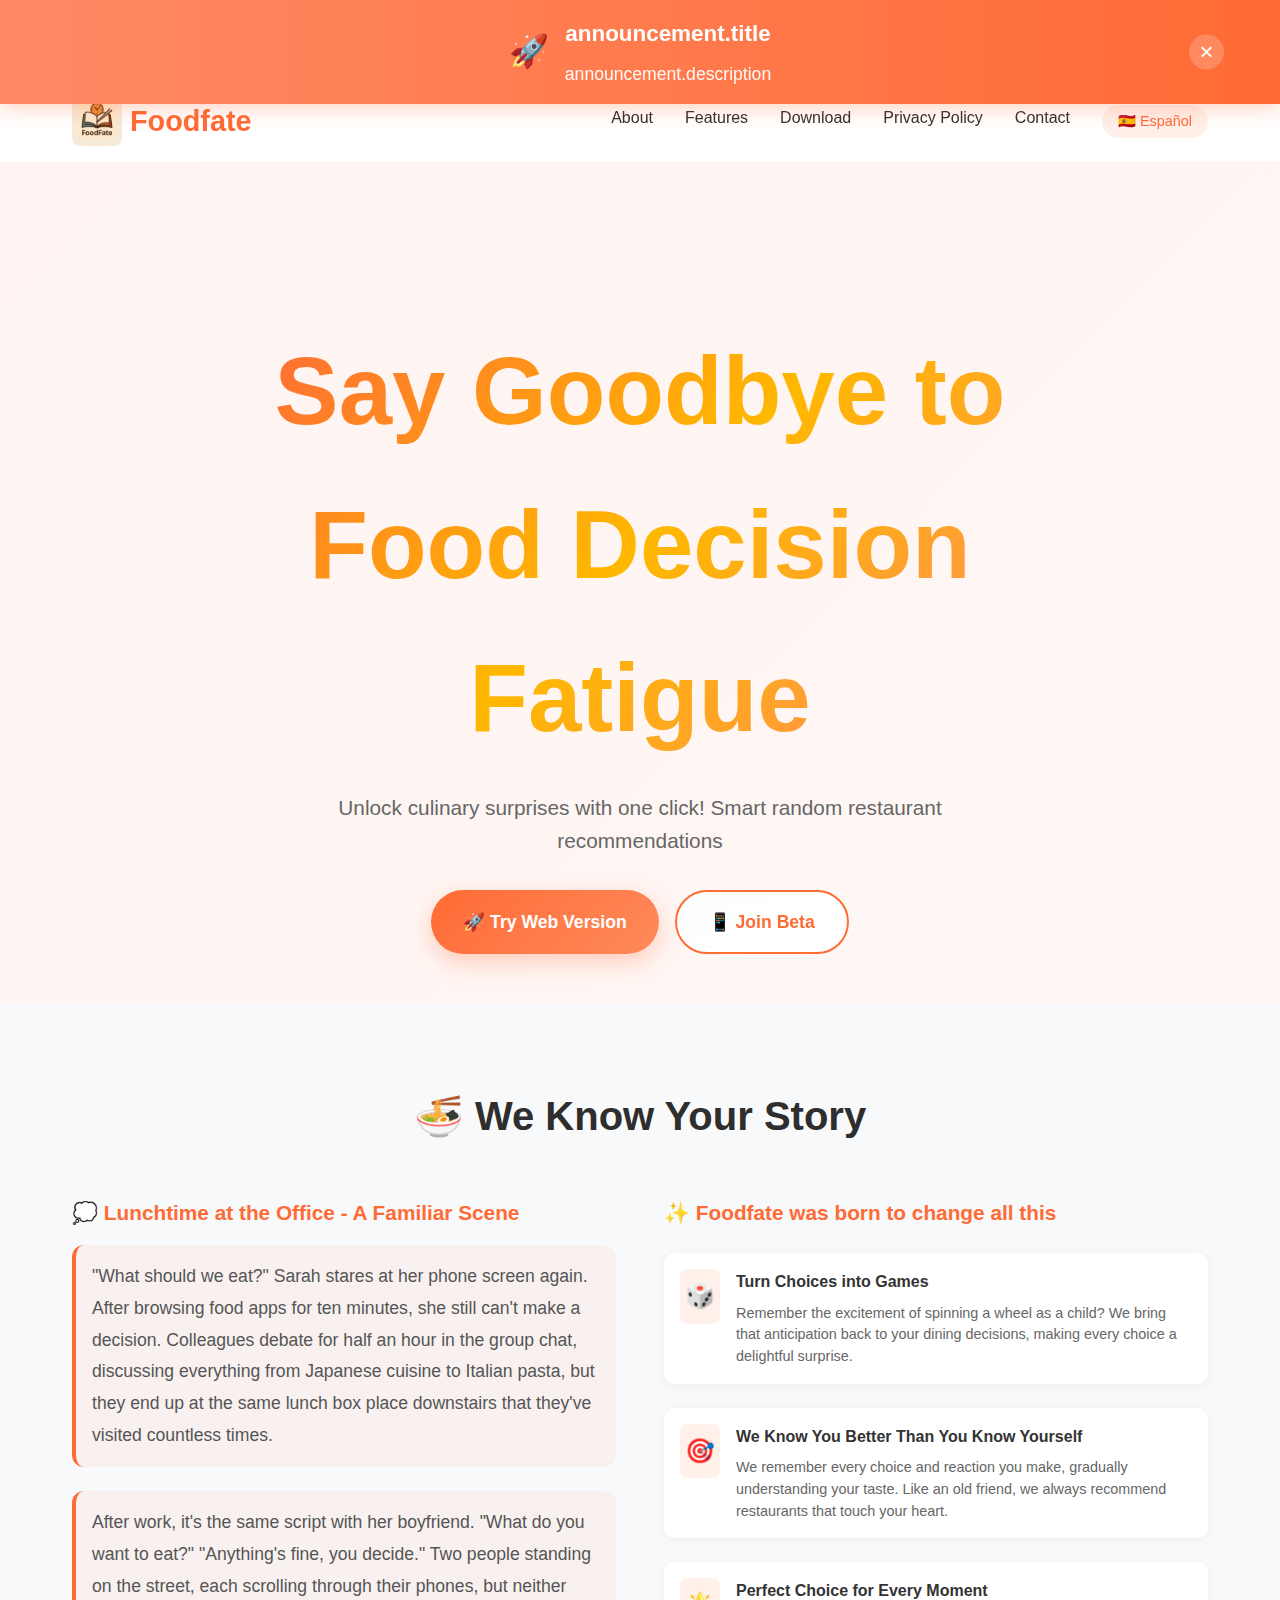
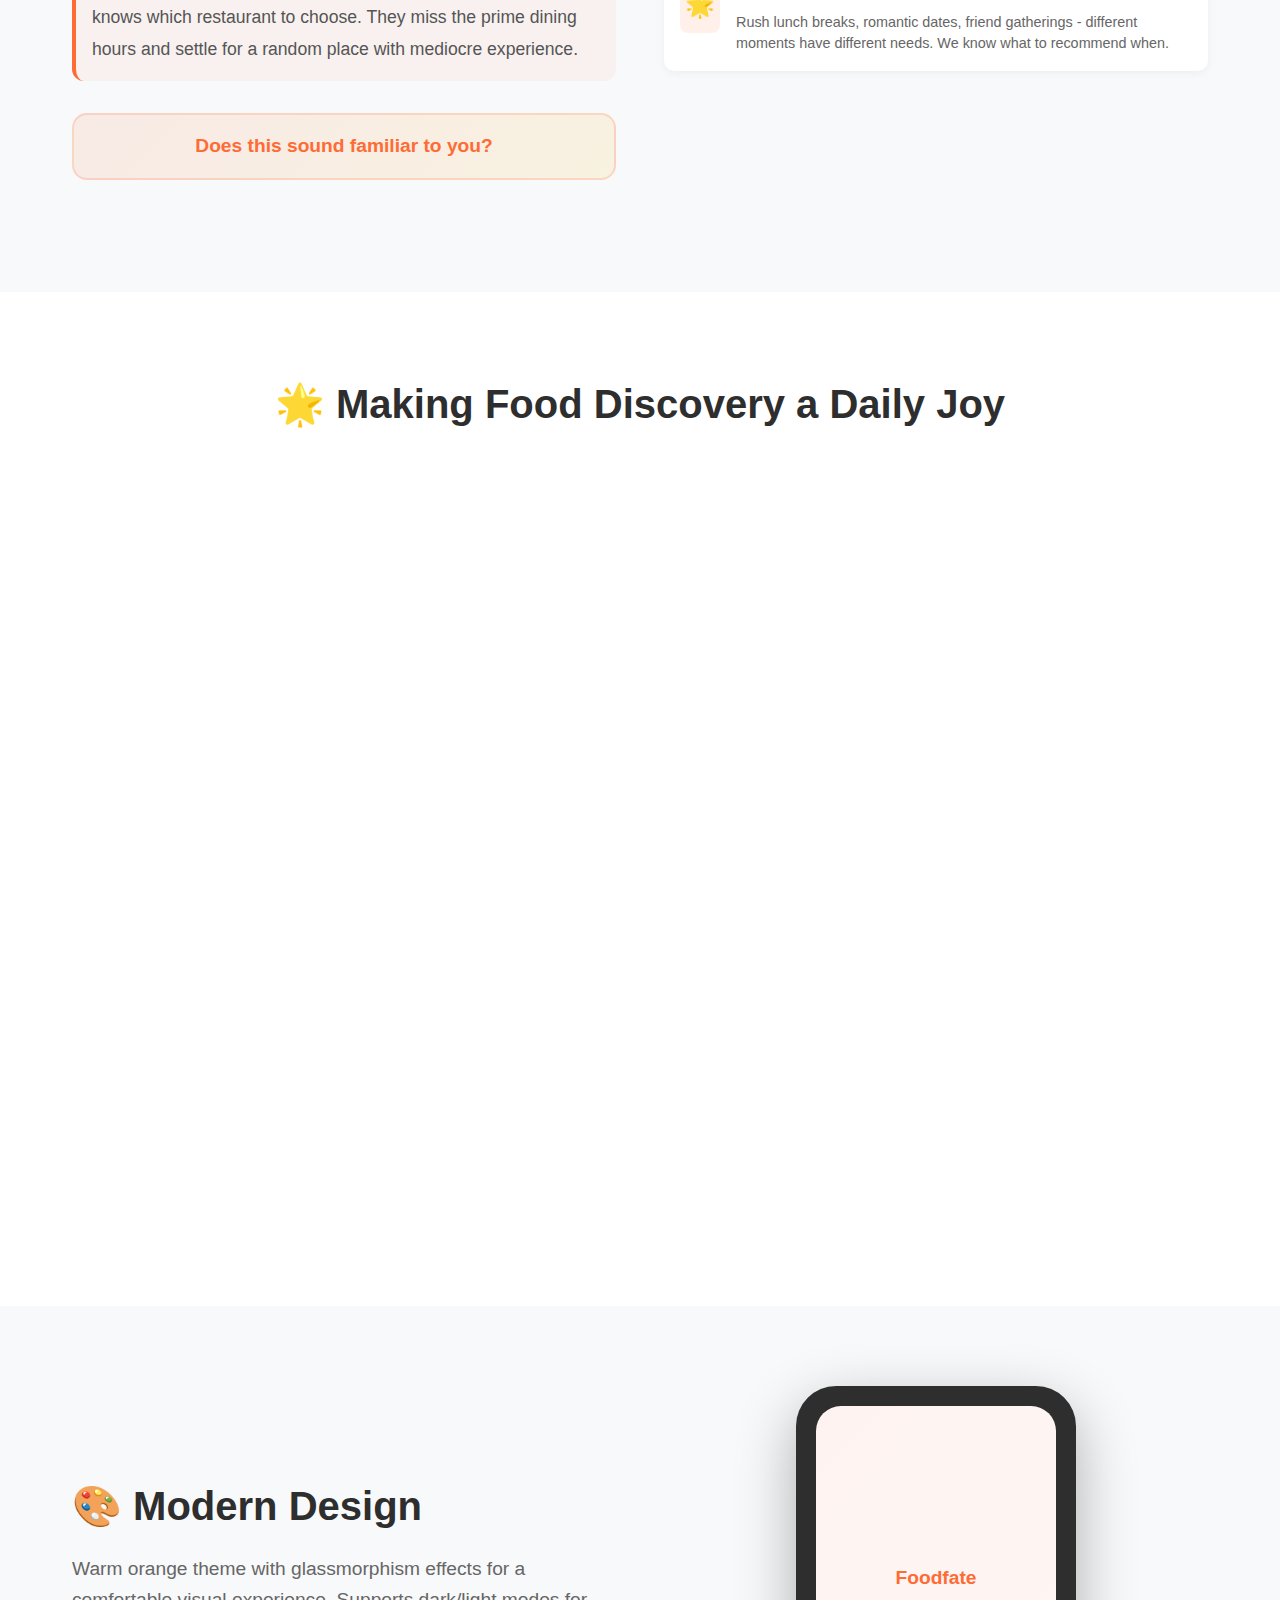
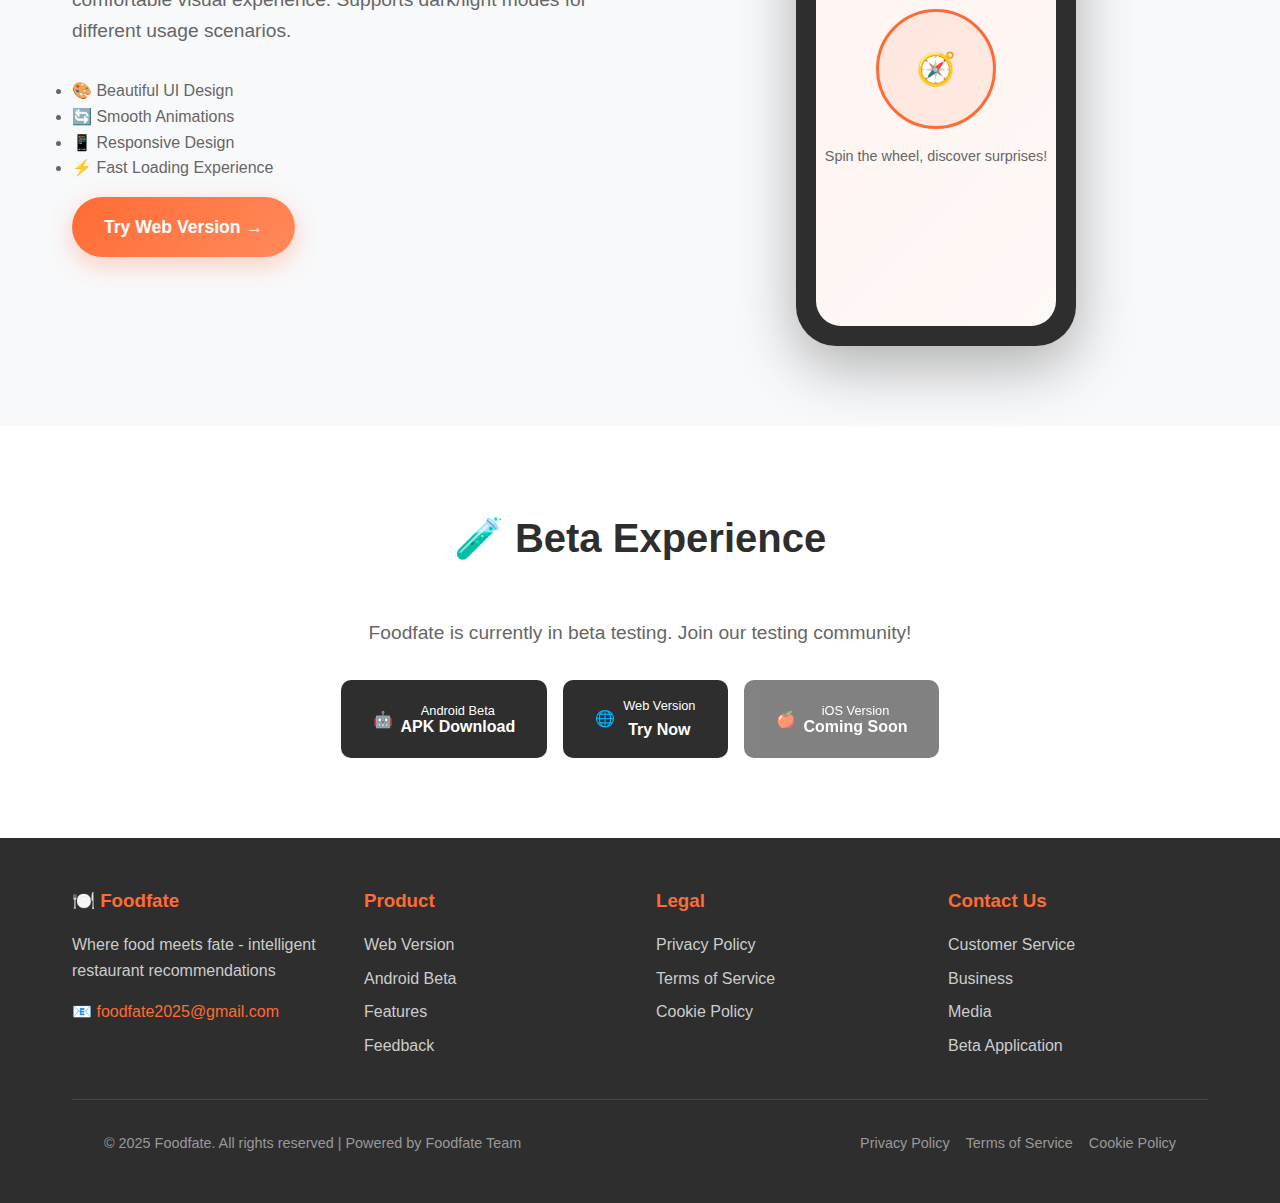
<file: index-i18n.html>
<!DOCTYPE html>
<html lang="zh-TW">
<head>
    <meta charset="UTF-8">
    <meta name="viewport" content="width=device-width, initial-scale=1.0">
    <title data-i18n="meta.title">Foodfate - 智慧隨機餐廳推薦</title>
    
    <!-- SEO Meta Tags -->
    <meta name="description" content="" data-i18n-content="meta.description">
    <meta name="keywords" content="" data-i18n-content="meta.keywords">
    <meta name="author" content="Foodfate Team">
    
    <!-- Open Graph / Facebook -->
    <meta property="og:type" content="website">
    <meta property="og:url" content="https://foodfate.app/">
    <meta property="og:title" content="" data-i18n-content="meta.og.title">
    <meta property="og:description" content="" data-i18n-content="meta.og.description">
    <meta property="og:image" content="https://foodfate.app/foodfate_logo.png">
    
    <!-- Twitter -->
    <meta property="twitter:card" content="summary_large_image">
    <meta property="twitter:url" content="https://foodfate.app/">
    <meta property="twitter:title" content="" data-i18n-content="meta.twitter.title">
    <meta property="twitter:description" content="" data-i18n-content="meta.twitter.description">
    <meta property="twitter:image" content="https://foodfate.app/foodfate_logo.png">
    
    <!-- Canonical and Language Links -->
    <link rel="canonical" href="https://foodfate.app/">
    <link rel="alternate" hreflang="zh-TW" href="https://foodfate.app/">
    <link rel="alternate" hreflang="en" href="https://foodfate.app/index_en.html">
    <link rel="alternate" hreflang="x-default" href="https://foodfate.app/">
    
    <!-- Meta Robots -->
    <meta name="robots" content="noindex, follow">
    
    <!-- Favicon -->
    <link rel="icon" type="image/png" href="./favicon.png">
    <link rel="apple-touch-icon" href="./favicon.png">
    
    <!-- CSS -->
    <link rel="stylesheet" href="./assets/css/style.css?v=20250103">
    
    <!-- i18n System -->
    <script src="./assets/js/i18n.js?v=1.0.0"></script>
    
    <!-- Language Switcher Styles -->
    <style>
        .language-switch-nav {
            background: rgba(255, 107, 53, 0.1) !important;
            color: #FF6B35 !important;
            padding: 0.5rem 1rem !important;
            border-radius: 20px !important;
            font-size: 0.9rem !important;
            transition: all 0.3s ease !important;
            cursor: pointer;
            border: none;
            text-decoration: none;
        }
        .language-switch-nav:hover {
            background: rgba(255, 107, 53, 0.2) !important;
            transform: scale(1.05) !important;
        }
        
        .language-selector {
            position: relative;
            display: inline-block;
        }
        
        .language-dropdown {
            position: absolute;
            top: 100%;
            right: 0;
            background: white;
            border: 1px solid #ddd;
            border-radius: 8px;
            box-shadow: 0 4px 12px rgba(0,0,0,0.1);
            z-index: 1000;
            min-width: 150px;
        }
        
        .lang-option {
            display: block;
            width: 100%;
            padding: 0.5rem 1rem;
            border: none;
            background: none;
            text-align: left;
            cursor: pointer;
            transition: background 0.2s;
        }
        
        .lang-option:hover {
            background: rgba(255, 107, 53, 0.1);
        }
        
        .lang-option.active {
            background: rgba(255, 107, 53, 0.2);
            font-weight: bold;
        }
    </style>
    
    <!-- Google Analytics -->
    <script async src="https://www.googletagmanager.com/gtag/js?id=G-B4VNX8XZ9B"></script>
    <script>
      window.dataLayer = window.dataLayer || [];
      function gtag(){dataLayer.push(arguments);}
      gtag('js', new Date());
      gtag('config', 'G-B4VNX8XZ9B');
    </script>
</head>

<body>
    <!-- 訊息公布欄 -->
    <div id="announcementBanner" class="announcement-banner">
        <div class="announcement-content">
            <div class="announcement-icon">🚀</div>
            <div class="announcement-text">
                <h3 data-i18n="announcement.title">新版本開發中</h3>
                <p data-i18n-html="announcement.description">Foodfate 正在開發更強大的新版本，敬請期待！現有的 <strong>Web 版本依然可以正常使用</strong>，歡迎繼續體驗我們的服務。</p>
            </div>
            <button class="announcement-close" onclick="closeAnnouncement()" data-i18n-aria-label="announcement.close_label" aria-label="關閉公告">×</button>
        </div>
    </div>

    <!-- Cookie 同意橫幅 -->
    <div id="cookieBanner" class="cookie-banner" style="display: none;">
        <div class="cookie-content">
            <p>
                <span data-i18n="cookies.banner.text">我們使用 Cookie 來改善您的體驗。繼續使用即表示您同意我們的</span>
                <a href="./legal/cookie-policy.html" data-i18n="cookies.banner.policy_link">Cookie 政策</a>。
            </p>
            <div class="cookie-buttons">
                <button onclick="acceptCookies()" data-i18n="cookies.banner.accept">接受</button>
                <button onclick="declineCookies()" data-i18n="cookies.banner.decline">拒絕</button>
                <button onclick="showCookieSettings()" data-i18n="cookies.banner.settings">設定</button>
            </div>
        </div>
    </div>

    <!-- 導航欄 -->
    <nav class="navbar">
        <div class="nav-container">
            <a href="#" class="logo">
                <img src="./foodfate_logo.png" alt="Foodfate Logo">
                <span data-i18n="navigation.logo">Foodfate</span>
            </a>
            <ul class="nav-links">
                <li><a href="#about" data-i18n="navigation.about">關於我們</a></li>
                <li><a href="#features" data-i18n="navigation.features">功能特色</a></li>
                <li><a href="#download" data-i18n="navigation.download">下載應用</a></li>
                <li><a href="./legal/privacy-policy.html" data-i18n="navigation.privacy">隱私政策</a></li>
                <li><a href="#contact" data-i18n="navigation.contact">聯絡我們</a></li>
                <li>
                    <button class="language-switch-nav" data-lang="en">🇺🇸 English</button>
                </li>
            </ul>
            <button class="mobile-menu-btn">☰</button>
        </div>
    </nav>

    <!-- Hero Section -->
    <section class="hero">
        <div class="hero-content">
            <h1 data-i18n="hero.title">告別選擇困難</h1>
            <p data-i18n="hero.subtitle">一鍵解鎖美食驚喜！智慧隨機餐廳推薦，讓用餐決策變成有趣的冒險</p>
            <div class="cta-buttons">
                <a href="https://app.foodfate.xyz" class="btn btn-primary" target="_blank" onclick="trackConversionFunnel('try_click')">
                    <span data-i18n="hero.try_web">🚀 立即體驗 Web 版</span>
                </a>
                <a href="#download" class="btn btn-secondary" onclick="smoothScroll('#download')">
                    <span data-i18n="hero.join_beta">📱 內測體驗</span>
                </a>
            </div>
        </div>
    </section>

    <!-- Story Section -->
    <section id="about" class="about">
        <div class="container">
            <h2 class="section-title" data-i18n="about.title">🍜 你的故事，我們都懂</h2>
            <div class="about-content">
                <div class="about-text">
                    <h3 data-i18n="about.story_title">💭 午休時間，辦公室裡的熟悉對話</h3>
                    <p class="story-text" data-i18n="about.story_p1">「今天要吃什麼？」小雅又一次看著手機螢幕發呆。打開美食app，滑了十分鐘還是沒有結論。同事們在群組裡討論了半小時，從日式料理聊到義大利麵，最後還是去了樓下那家吃過無數次的便當店。</p>
                    
                    <p class="story-text" data-i18n="about.story_p2">下班後和男朋友約會，又是同樣的劇本。「你想吃什麼？」「都可以啊，你決定。」兩個人站在路邊，各自滑著手機，卻都不知道該選哪一家。最後錯過了黃金用餐時間，隨便找了一家店，體驗平平。</p>
                    
                    <p class="story-highlight" data-i18n="about.story_highlight">這樣的情境，你是不是也很熟悉？</p>
                </div>
                <div class="about-features">
                    <h3 data-i18n="about.solution_title">✨ Foodfate 的誕生，就是為了改變這一切</h3>
                    <div class="feature-highlight">
                        <div class="highlight-item">
                            <span class="highlight-icon">🎲</span>
                            <div>
                                <h4 data-i18n="about.features.games.title">讓選擇變成遊戲</h4>
                                <p data-i18n="about.features.games.description">還記得小時候轉輪盤的興奮嗎？我們把這份期待感帶回你的用餐決策中，讓每次選擇都充滿驚喜。</p>
                            </div>
                        </div>
                        <div class="highlight-item">
                            <span class="highlight-icon">🎯</span>
                            <div>
                                <h4 data-i18n="about.features.understand.title">懂你比你更懂自己</h4>
                                <p data-i18n="about.features.understand.description">我們記住你每一次的選擇和反應，漸漸理解你的口味。就像老朋友一樣，總能推薦到你心坎裡的餐廳。</p>
                            </div>
                        </div>
                        <div class="highlight-item">
                            <span class="highlight-icon">🌟</span>
                            <div>
                                <h4 data-i18n="about.features.moments.title">每一刻都有最佳選擇</h4>
                                <p data-i18n="about.features.moments.description">趕時間的午餐、浪漫的約會、朋友聚餐，不同的時刻有不同的需要。我們懂得什麼時候該推薦什麼。</p>
                            </div>
                        </div>
                    </div>
                </div>
            </div>
        </div>
    </section>

    <!-- Features Section -->
    <section id="features" class="features">
        <div class="container">
            <h2 class="section-title" data-i18n="features.title">🌟 讓美食探索成為生活中的小確幸</h2>
            <div class="features-grid">
                <div class="feature-card">
                    <div class="feature-icon">⏰</div>
                    <h3 data-i18n="features.cards.lunch.title">忙碌午休的救星</h3>
                    <p data-i18n="features.cards.lunch.description">只剩30分鐘午休？一鍵找到附近5分鐘內能到達的美食，不用再為選擇而煩惱，把時間留給享受美食。</p>
                </div>
                
                <div class="feature-card">
                    <div class="feature-icon">💕</div>
                    <h3 data-i18n="features.cards.dating.title">約會不再尷尬</h3>
                    <p data-i18n="features.cards.dating.description">「你想吃什麼？」不再是約會殺手。轉動輪盤，讓驚喜為約會增添樂趣，每次都是新的探索冒險。</p>
                </div>
                
                <div class="feature-card">
                    <div class="feature-icon">🧠</div>
                    <h3 data-i18n="features.cards.learning.title">越來越懂你的口味</h3>
                    <p data-i18n="features.cards.learning.description">記住每次你的選擇和反應，就像身邊最了解你的朋友。時間越久，推薦越精準，總能找到讓你驚喜的美食。</p>
                </div>
                
                <div class="feature-card">
                    <div class="feature-icon">🚗</div>
                    <h3 data-i18n="features.cards.navigation.title">找到了，也要到得了</h3>
                    <p data-i18n="features.cards.navigation.description">推薦餐廳只是開始，一鍵導航帶你直達目的地。走路、騎車、開車，選擇最適合的交通方式享受美食之旅。</p>
                </div>
                
                <div class="feature-card">
                    <div class="feature-icon">👥</div>
                    <h3 data-i18n="features.cards.group.title">聚餐不再眾口難調</h3>
                    <p data-i18n="features.cards.group.description">朋友聚餐最怕意見不合？告訴我們每個人的喜好，我們找出讓所有人都滿意的選擇，讓聚餐回歸快樂時光。</p>
                </div>
                
                <div class="feature-card">
                    <div class="feature-icon">📚</div>
                    <h3 data-i18n="features.cards.memory.title">美食回憶永不遺失</h3>
                    <p data-i18n="features.cards.memory.description">那家讓你念念不忘的小店，那次完美的約會餐廳，通通收藏起來。分類整理你的美食回憶，隨時重溫美好時光。</p>
                </div>
            </div>
        </div>
    </section>

    <!-- App Preview Section -->
    <section class="app-preview">
        <div class="container">
            <div class="preview-container">
                <div class="preview-content">
                    <h2 data-i18n="app_preview.title">🎨 現代化設計</h2>
                    <p data-i18n="app_preview.description">溫暖橘色系配合玻璃擬態效果，創造舒適的視覺體驗。支援深色/淺色模式，適應不同使用場景。</p>
                    <ul style="margin: 1rem 0; color: #666;">
                        <li data-i18n="app_preview.features.ui">🎨 精美的 UI 設計</li>
                        <li data-i18n="app_preview.features.animation">🔄 流暢的動畫效果</li>
                        <li data-i18n="app_preview.features.responsive">📱 響應式設計</li>
                        <li data-i18n="app_preview.features.fast">⚡ 快速載入體驗</li>
                    </ul>
                    <a href="https://app.foodfate.xyz" class="btn btn-primary" target="_blank" onclick="trackConversionFunnel('app_open')">
                        <span data-i18n="app_preview.try_now">立即試用 Web 版 →</span>
                    </a>
                </div>
                <div class="phone-mockup">
                    <div class="mock-phone">
                        <div class="mock-screen">
                            <div class="mock-content">
                                <h3>Foodfate</h3>
                                <div class="mock-roulette">
                                    <span>🧭</span>
                                </div>
                                <p style="color: #666; font-size: 0.9rem;" data-i18n="app_preview.roulette_text">轉動輪盤，發現驚喜！</p>
                            </div>
                        </div>
                    </div>
                </div>
            </div>
        </div>
    </section>

    <!-- Download Section -->
    <section id="download" class="download">
        <div class="container">
            <h2 class="section-title" data-i18n="download.title">🧪 搶先體驗</h2>
            <p style="font-size: 1.2rem; color: #666; margin-bottom: 2rem;" data-i18n="download.subtitle">
                Foodfate 目前處於測試體驗階段，歡迎搶先體驗我們的創新功能！
            </p>
            <div class="download-buttons">
                <button class="download-btn" onclick="showBetaInfo('android')">
                    <span>🤖</span>
                    <div>
                        <div style="font-size: 0.8rem;" data-i18n="download.buttons.android.label">Android 內測版</div>
                        <div style="font-weight: bold;" data-i18n="download.buttons.android.action">APK 下載</div>
                    </div>
                </button>
                <a href="https://app.foodfate.xyz" class="download-btn" target="_blank" onclick="trackEvent('web_app_click', 'conversion', 'download_section')">
                    <span>🌐</span>
                    <div>
                        <div style="font-size: 0.8rem;" data-i18n="download.buttons.web.label">Web 版本</div>
                        <div style="font-weight: bold;" data-i18n="download.buttons.web.action">立即體驗</div>
                    </div>
                </a>
                <button class="download-btn" style="opacity: 0.6; cursor: not-allowed;" title="iOS 版本開發中">
                    <span>🍎</span>
                    <div>
                        <div style="font-size: 0.8rem;" data-i18n="download.buttons.ios.label">iOS 版本</div>
                        <div style="font-weight: bold;" data-i18n="download.buttons.ios.action">開發中</div>
                    </div>
                </button>
            </div>
        </div>
    </section>

    <!-- Footer -->
    <footer id="contact" class="footer">
        <div class="container">
            <div class="footer-content">
                <div class="footer-section">
                    <h3>🍽️ Foodfate</h3>
                    <p style="color: #ccc;" data-i18n="footer.tagline">讓美食與你相遇，告別選擇困難的智慧餐廳推薦 APP</p>
                    <div style="margin-top: 1rem;">
                        <a href="mailto:foodfate2025@gmail.com" style="color: #FF6B35;">📧 <span data-i18n="footer.email">foodfate2025@gmail.com</span></a>
                    </div>
                </div>
                
                <div class="footer-section">
                    <h3 data-i18n="footer.sections.product.title">產品體驗</h3>
                    <a href="https://app.foodfate.xyz" target="_blank" data-i18n="footer.sections.product.links.web">Web 版本</a>
                    <a href="#" onclick="showBetaInfo('android')" data-i18n="footer.sections.product.links.android">Android 內測</a>
                    <a href="#features" data-i18n="footer.sections.product.links.features">功能介紹</a>
                    <a href="mailto:foodfate2025@gmail.com" data-i18n="footer.sections.product.links.feedback">意見回饋</a>
                </div>
                
                <div class="footer-section">
                    <h3 data-i18n="footer.sections.legal.title">法律文件</h3>
                    <a href="./legal/privacy-policy.html" data-i18n="footer.sections.legal.links.privacy">隱私政策</a>
                    <a href="./legal/terms-of-service.html" data-i18n="footer.sections.legal.links.terms">服務條款</a>
                    <a href="./legal/cookie-policy.html" data-i18n="footer.sections.legal.links.cookies">Cookie 政策</a>
                </div>
                
                <div class="footer-section">
                    <h3 data-i18n="footer.sections.contact.title">聯絡我們</h3>
                    <a href="mailto:foodfate2025@gmail.com" data-i18n="footer.sections.contact.links.support">客服信箱</a>
                    <a href="mailto:foodfate2025@gmail.com" data-i18n="footer.sections.contact.links.business">商業合作</a>
                    <a href="mailto:foodfate2025@gmail.com" data-i18n="footer.sections.contact.links.media">媒體聯絡</a>
                    <a href="mailto:foodfate2025@gmail.com" data-i18n="footer.sections.contact.links.beta">內測申請</a>
                </div>
            </div>
            
            <div class="footer-bottom">
                <div class="container">
                    <div style="display: flex; justify-content: space-between; align-items: center; flex-wrap: wrap; gap: 1rem;">
                        <div>
                            <p style="margin: 0; color: #999; font-size: 0.9rem;" data-i18n="footer.copyright">
                                © 2025 Foodfate. 版權所有 | Foodfate Team
                            </p>
                        </div>
                        <div style="display: flex; gap: 1rem; flex-wrap: wrap;">
                            <a href="./legal/privacy-policy.html" style="color: #999; font-size: 0.9rem;" data-i18n="footer.sections.legal.links.privacy">隱私權政策</a>
                            <a href="./legal/terms-of-service.html" style="color: #999; font-size: 0.9rem;" data-i18n="footer.sections.legal.links.terms">服務條款</a>
                            <a href="./legal/cookie-policy.html" style="color: #999; font-size: 0.9rem;" data-i18n="footer.sections.legal.links.cookies">Cookie 政策</a>
                        </div>
                    </div>
                </div>
            </div>
        </div>
    </footer>

    <!-- Modal -->
    <div id="documentModal" class="modal">
        <div class="modal-content">
            <span class="close" onclick="closeModal()">&times;</span>
            <div id="modalContent">
                <!-- 動態載入內容 -->
            </div>
        </div>
    </div>

    <!-- JavaScript -->
    <script src="./assets/js/main.js?v=20240729"></script>
    
    <!-- i18n Enhanced JavaScript -->
    <script>
        // 監聽語言變更事件
        window.addEventListener('languageChanged', function(event) {
            console.log('Language changed to:', event.detail.language);
            
            // 可以在這裡添加語言變更後的額外處理
            // 例如重新載入某些動態內容
        });
        
        // 頁面載入完成後的處理
        document.addEventListener('DOMContentLoaded', function() {
            // 初始化現有的功能
            // initNavbar, initCookieBanner 等在 main.js 中定義
            
            // 等待 i18n 初始化完成
            window.addEventListener('languageChanged', function() {
                // 更新動態生成的內容（如果有的話）
                updateDynamicContent();
            });
        });
        
        function updateDynamicContent() {
            // 這個函數可以用來更新任何動態生成的內容
            // 例如重新設置 modal 內容、通知等
        }
        
        // 增強的 showBetaInfo 函數，支援多語言
        function showBetaInfo(platform) {
            const modal = document.getElementById('documentModal');
            const content = document.getElementById('modalContent');
            
            if (platform === 'android') {
                const i18n = window.i18n;
                
                const body = `
                    <h2>${i18n.t('modals.beta.android.title')}</h2>
                    <div style="background: #f8f9fa; padding: 1rem; border-radius: 8px; margin: 1rem 0;">
                        <h3 style="color: #FF6B35;">${i18n.t('modals.beta.android.early_access.title')}</h3>
                        <p>${i18n.t('modals.beta.android.early_access.description')}</p>
                    </div>
                    
                    <div id="apkDownloadSection">
                        <h3>${i18n.t('modals.beta.android.download.title')}</h3>
                        <div class="download-options">
                            <button onclick="downloadAPK('latest')" class="btn btn-primary">
                                ${i18n.t('modals.beta.android.download.button')}
                            </button>
                        </div>
                        
                        <div class="apk-info" style="margin-top: 1rem; padding: 1rem; background: rgba(255, 107, 53, 0.1); border-radius: 8px;">
                            <h4 style="color: #FF6B35;">${i18n.t('modals.beta.android.install_notes.title')}</h4>
                            <ul style="color: #666; font-size: 0.9rem;">
                                ${i18n.t('modals.beta.android.install_notes.items').map(item => `<li>${item}</li>`).join('')}
                            </ul>
                        </div>
                    </div>
                    
                    <h3>${i18n.t('modals.beta.android.beta_application.title')}</h3>
                    <div style="background: rgba(255, 107, 53, 0.1); padding: 1.5rem; border-radius: 10px; text-align: center;">
                        <h4 style="color: #FF6B35; margin-bottom: 1rem;">${i18n.t('modals.beta.android.beta_application.button_title')}</h4>
                        <p style="margin-bottom: 1rem; color: #666;">${i18n.t('modals.beta.android.beta_application.button_desc')}</p>
                        <button onclick="sendBetaRequest()" class="btn btn-primary" style="font-size: 1.1rem; padding: 0.8rem 2rem;">
                            ${i18n.t('modals.beta.android.beta_application.button_text')}
                        </button>
                        <p style="margin-top: 0.5rem; font-size: 0.9rem; color: #888;">
                            ${i18n.t('modals.beta.android.beta_application.button_note')}
                        </p>
                    </div>
                    
                    <h3>${i18n.t('modals.beta.android.benefits.title')}</h3>
                    <ul>
                        ${i18n.t('modals.beta.android.benefits.items').map(item => `<li>${item}</li>`).join('')}
                    </ul>
                    
                    <div style="background: rgba(255, 107, 53, 0.1); padding: 1rem; border-radius: 8px; margin: 1rem 0;">
                        <h4 style="color: #FF6B35;">${i18n.t('modals.beta.android.alternative.title')}</h4>
                        <p style="margin: 0;">${i18n.t('modals.beta.android.alternative.description')}</p>
                    </div>
                `;
                
                content.innerHTML = body;
            }
            
            modal.style.display = 'block';
        }
    </script>
</body>
</html>
</file>
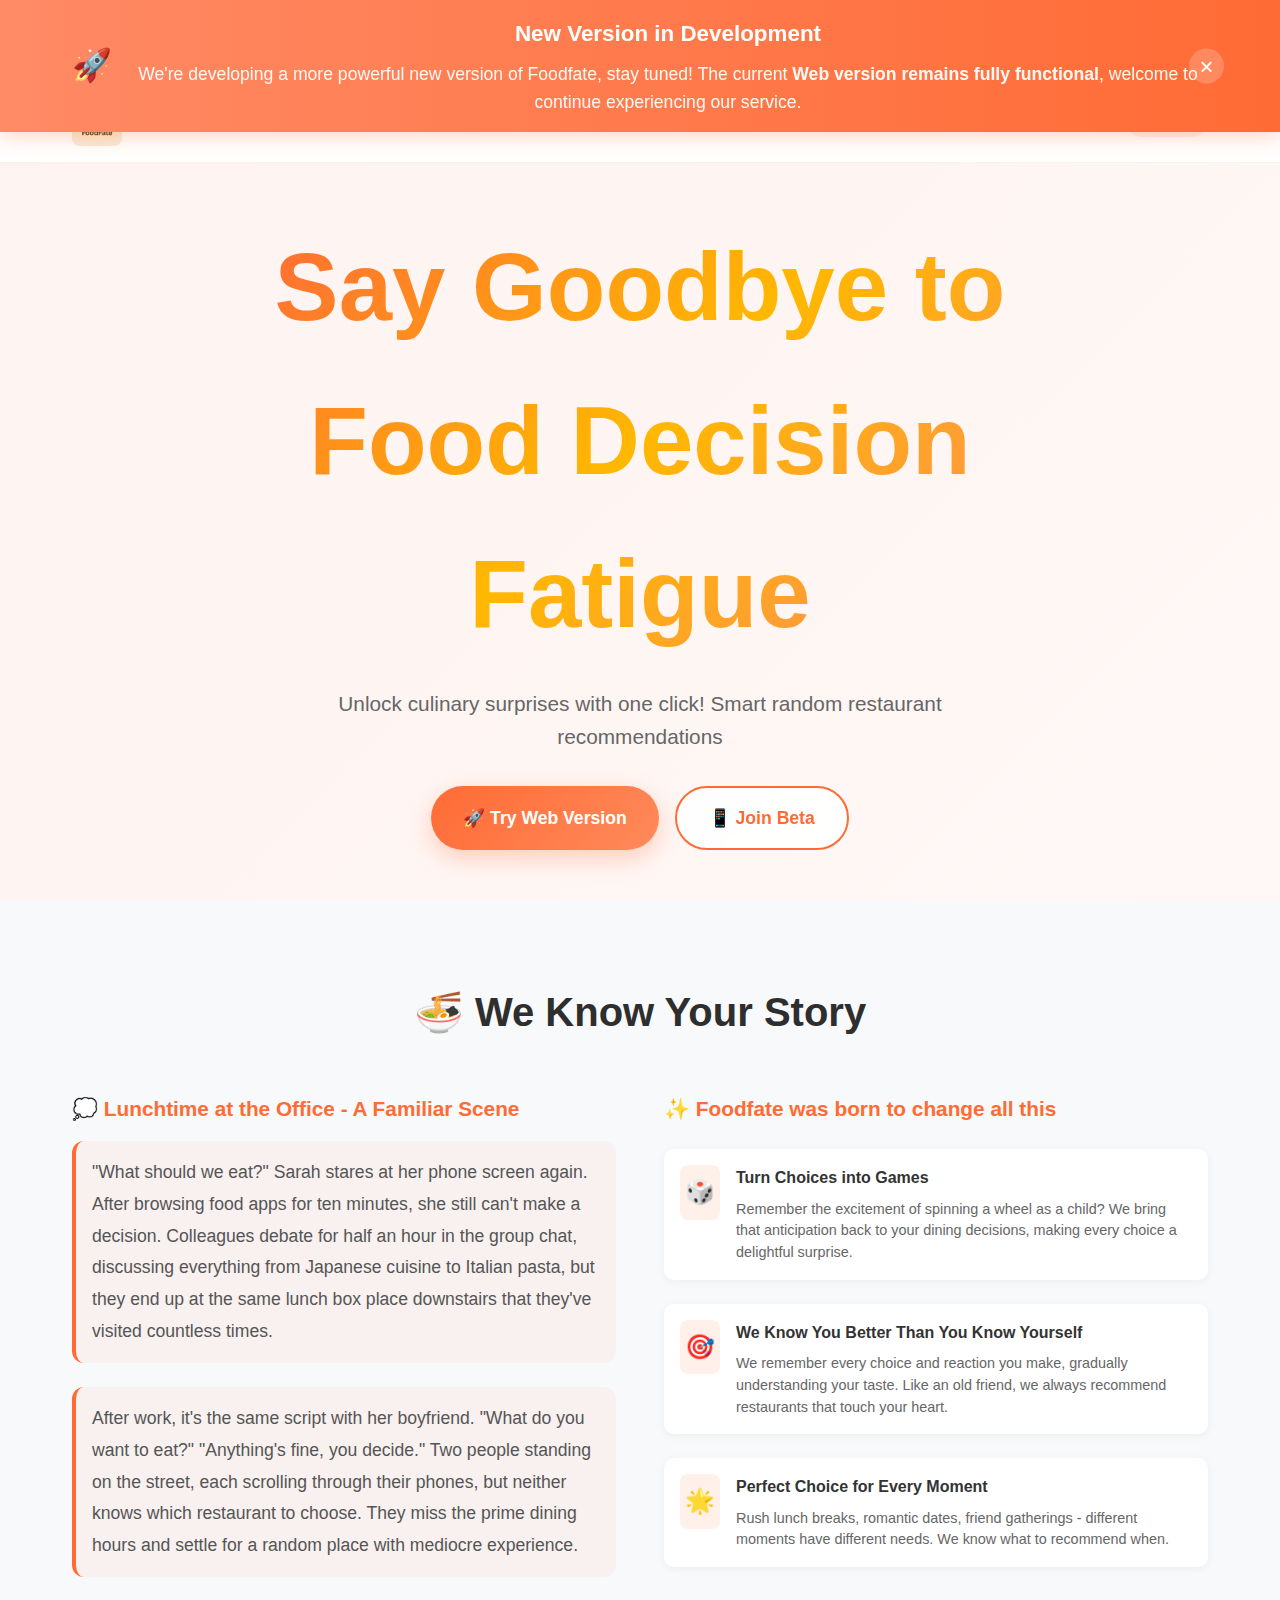
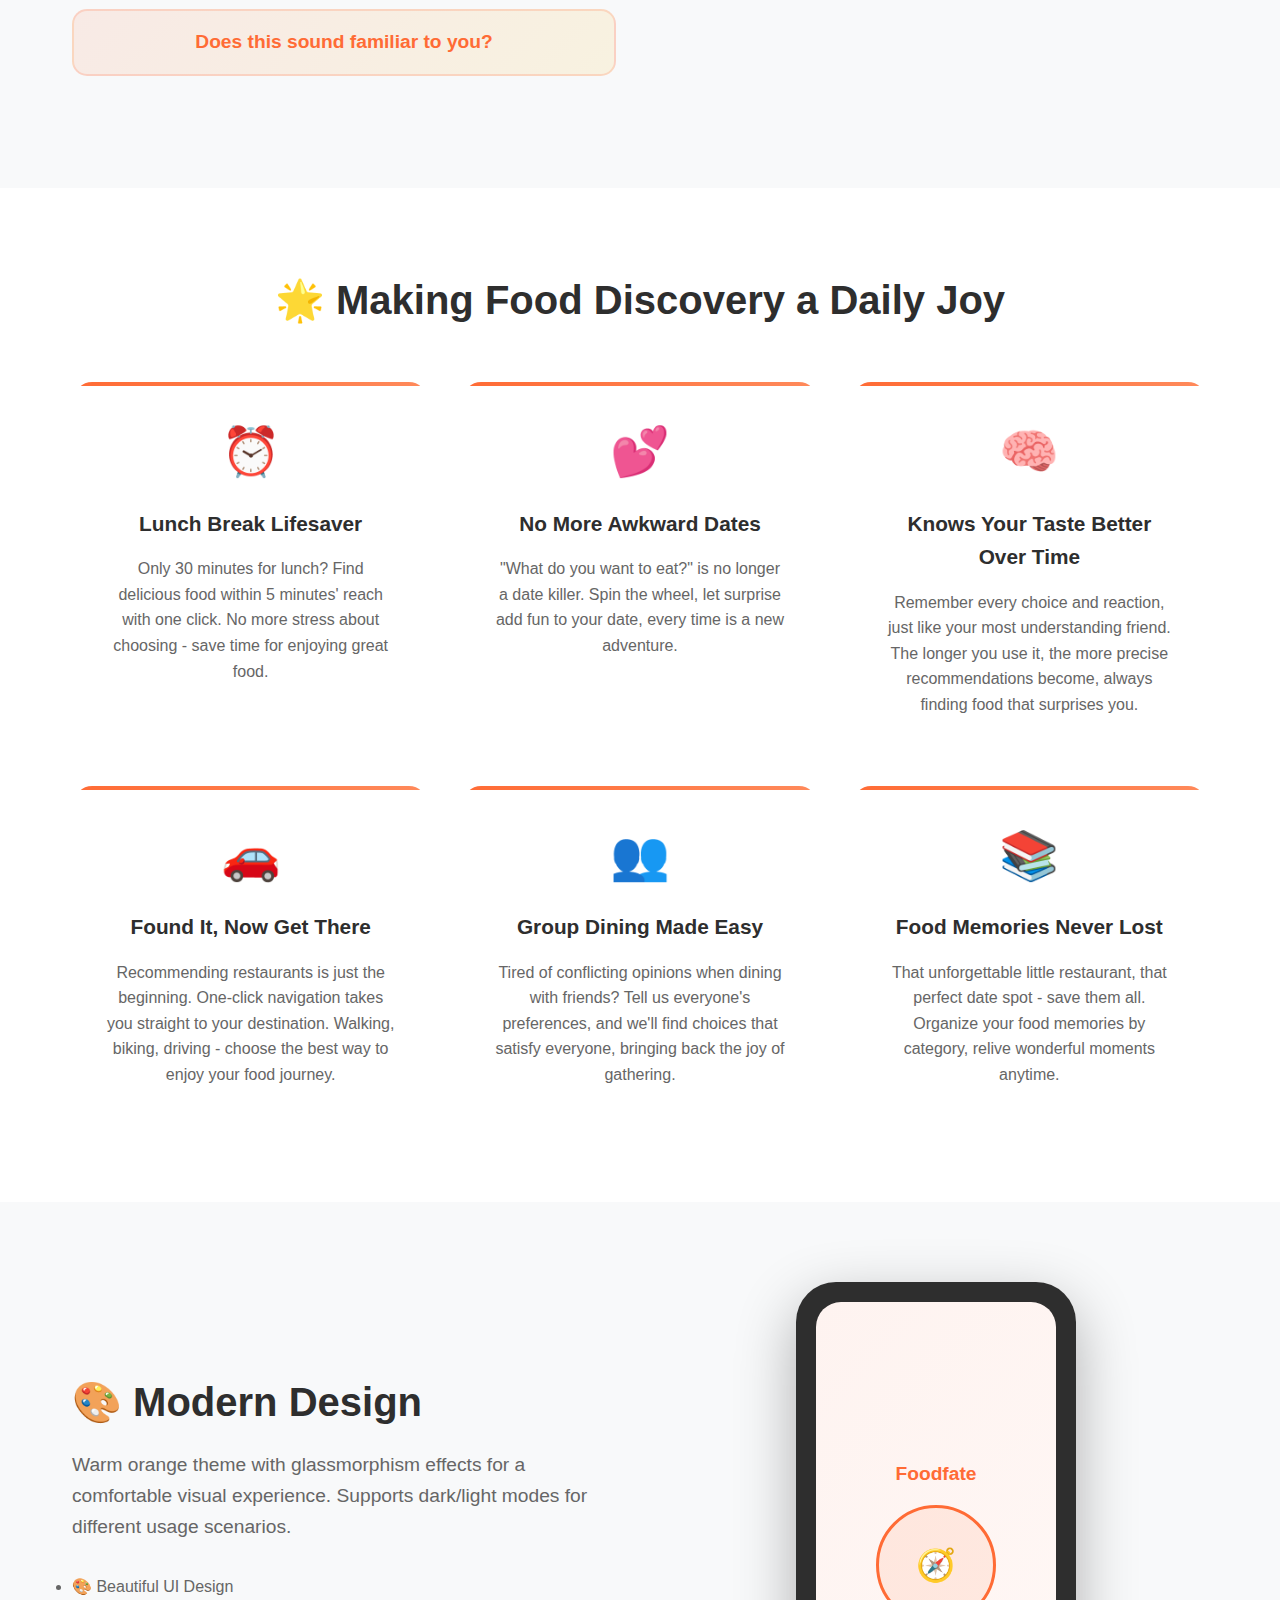
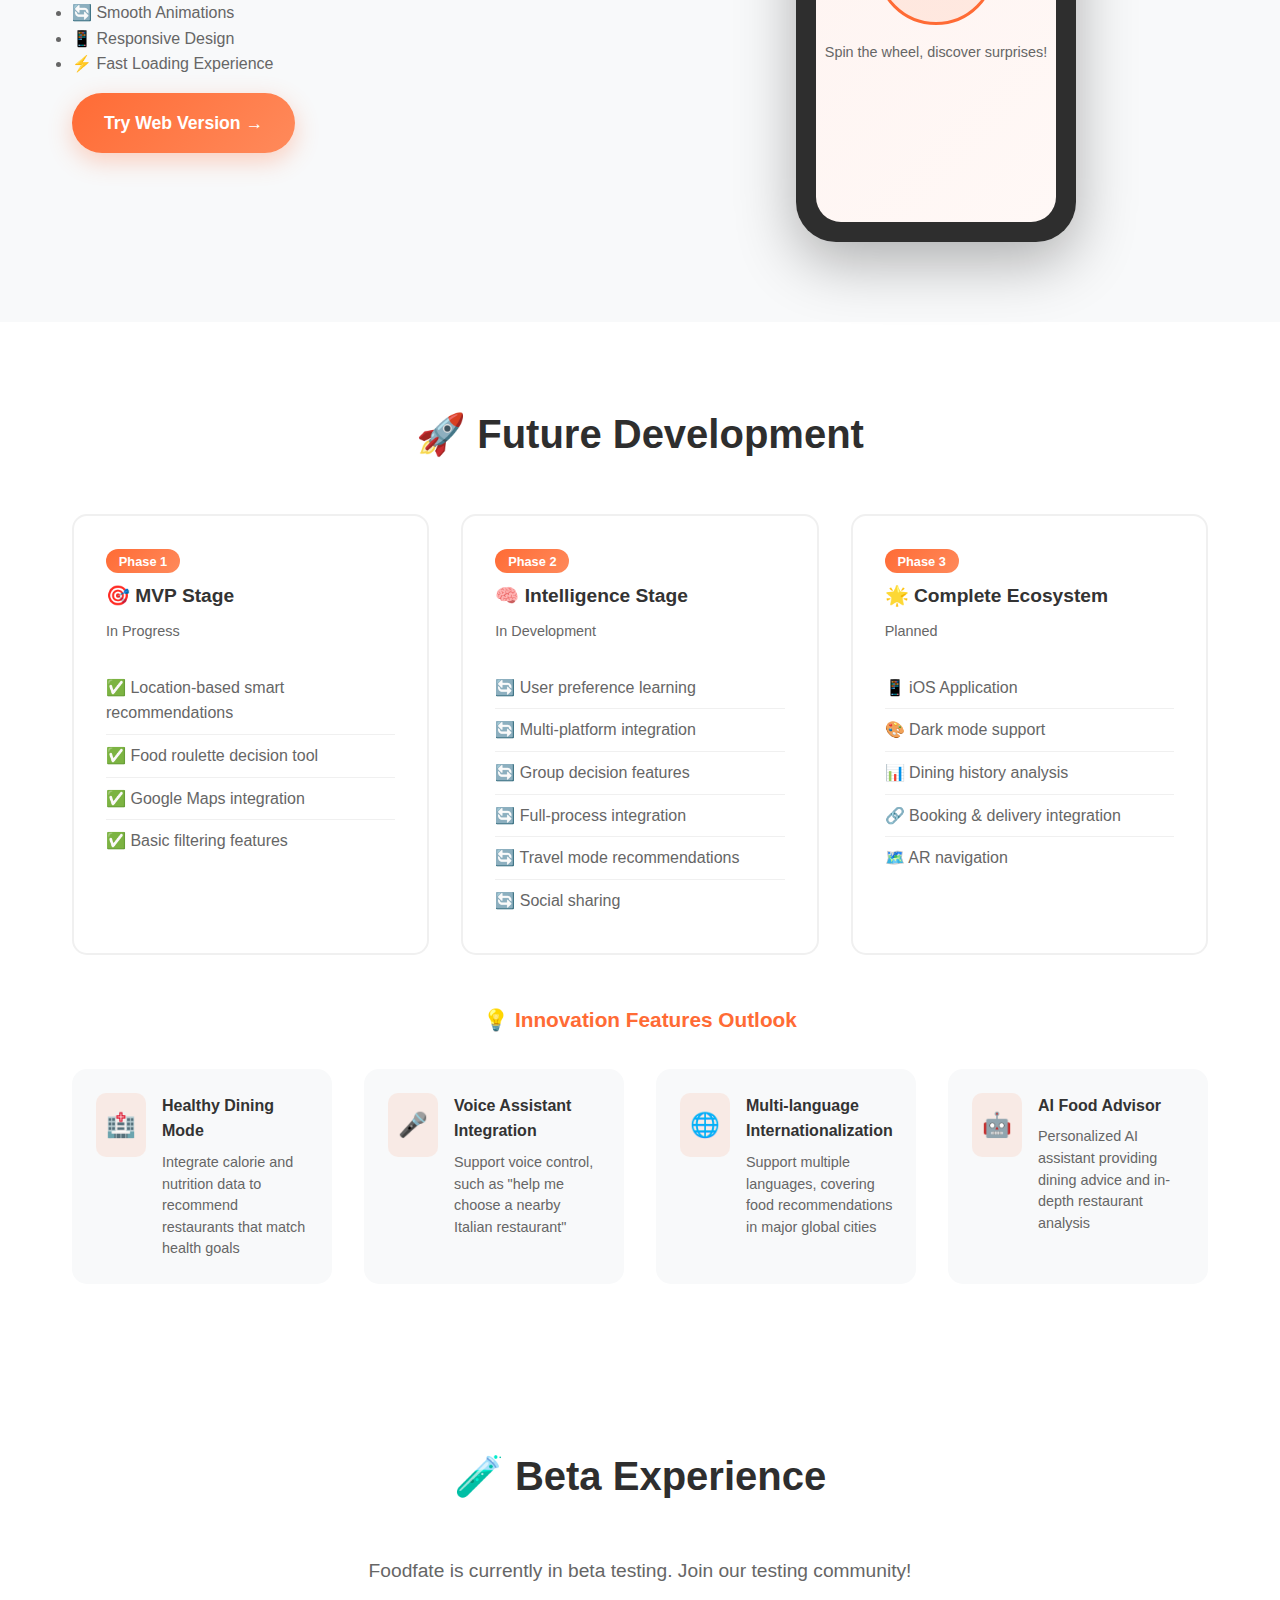
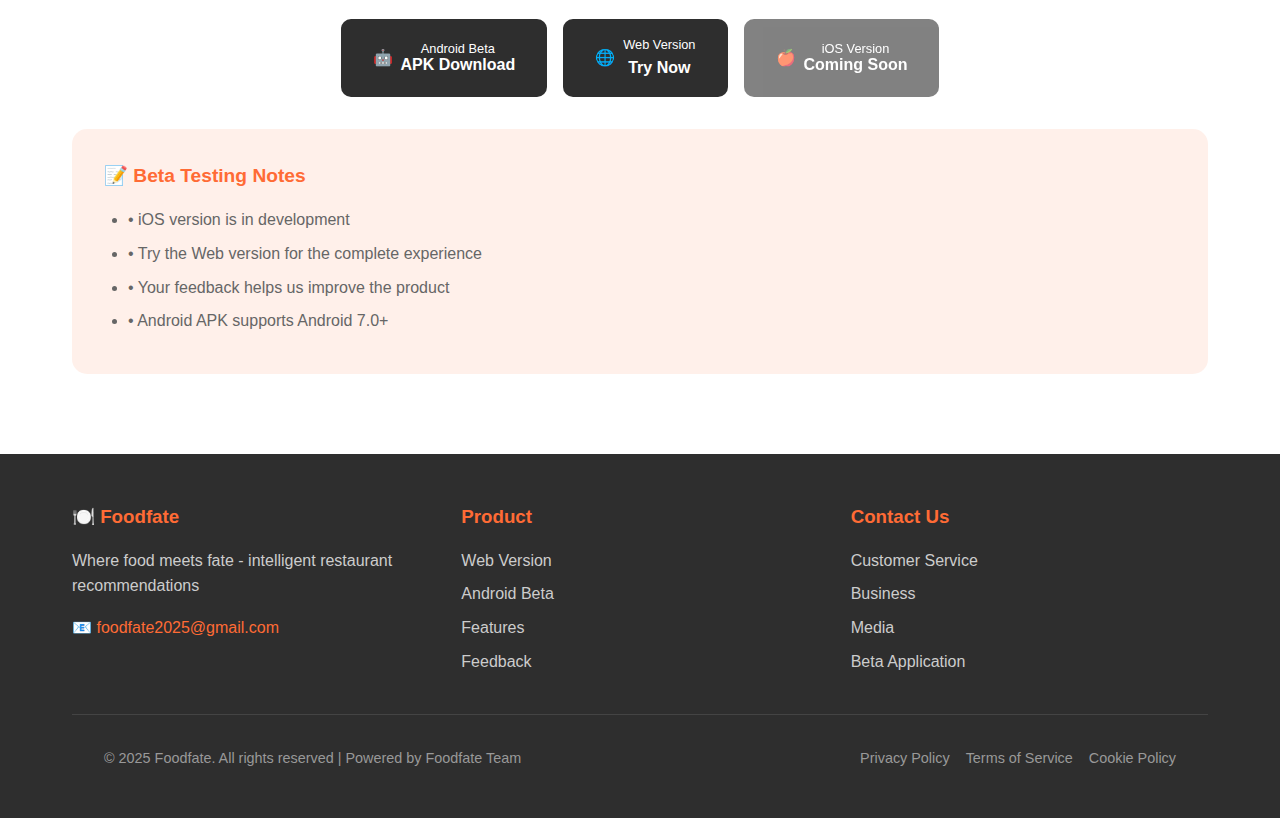
<file: index_en.html>
<!DOCTYPE html>
<html lang="en">
<head>
    <meta charset="UTF-8">
    <meta name="viewport" content="width=device-width, initial-scale=1.0">
    <title>Foodfate - Say Goodbye to Food Decision Fatigue</title>
    <meta name="description" content="Foodfate is an intelligent restaurant recommendation app that uses smart random algorithms to solve your 'what to eat' dilemma with fun roulette-style decision making.">
    <meta name="keywords" content="restaurant recommendation, food decision, random restaurant, food roulette, dining choice">
    
    <!-- Open Graph Tags -->
    <meta property="og:title" content="Foodfate - Say Goodbye to Food Decision Fatigue">
    <meta property="og:description" content="Intelligent random restaurant recommendations - turn dining decisions into fun adventures">
    <meta property="og:image" content="./foodfate_logo.png">
    <meta property="og:url" content="https://foodfate.xyz">
    <meta property="og:type" content="website">
    
    <!-- Canonical and Language Links -->
    <link rel="canonical" href="https://foodfate.app/index_en.html">
    <link rel="alternate" hreflang="zh-TW" href="https://foodfate.app/">
    <link rel="alternate" hreflang="en" href="https://foodfate.app/index_en.html">
    <link rel="alternate" hreflang="x-default" href="https://foodfate.app/">
    
    <!-- Meta Robots -->
    <meta name="robots" content="index, follow, max-snippet:-1, max-image-preview:large, max-video-preview:-1">
    
    <!-- Favicon -->
    <link rel="icon" type="image/png" href="./favicon.png">
    <link rel="apple-touch-icon" href="./favicon.png">
    
    <!-- CSS -->
    <link rel="stylesheet" href="./assets/css/style.css?v=20250103">

    
    <!-- Google Analytics -->
    <script async src="https://www.googletagmanager.com/gtag/js?id=GA_MEASUREMENT_ID"></script>
    
    <!-- Language Switch -->
    <style>
        .language-switch-nav {
            background: rgba(255, 107, 53, 0.1) !important;
            color: #FF6B35 !important;
            padding: 0.5rem 1rem !important;
            border-radius: 20px !important;
            font-size: 0.9rem !important;
            transition: all 0.3s ease !important;
        }
        .language-switch-nav:hover {
            background: rgba(255, 107, 53, 0.2) !important;
            transform: scale(1.05) !important;
        }
    </style>
</head>

<!-- Google tag (gtag.js) -->
<script async src="https://www.googletagmanager.com/gtag/js?id=G-B4VNX8XZ9B"></script>
<script>
  window.dataLayer = window.dataLayer || [];
  function gtag(){dataLayer.push(arguments);}
  gtag('js', new Date());

  gtag('config', 'G-B4VNX8XZ9B');
</script>

<body>


    <!-- Announcement Banner -->
    <div id="announcementBanner" class="announcement-banner">
        <div class="announcement-content">
            <div class="announcement-icon">🚀</div>
            <div class="announcement-text">
                <h3>New Version in Development</h3>
                <p>We're developing a more powerful new version of Foodfate, stay tuned! The current <strong>Web version remains fully functional</strong>, welcome to continue experiencing our service.</p>
            </div>
            <button class="announcement-close" onclick="closeAnnouncement()" aria-label="Close announcement">×</button>
        </div>
    </div>

    <!-- Modal for Documents/Beta Info -->
    <div id="documentModal" class="modal">
        <div class="modal-content">
            <span class="close" onclick="closeModal()">&times;</span>
            <div id="modalContent"></div>
        </div>
    </div>

    <!-- Cookie Banner -->
    <div id="cookieBanner" class="cookie-banner" style="display: none;">
        <div class="cookie-content">
            <p>We use cookies to improve your experience. By continuing to use our site, you agree to our 
               <a href="./legal/cookie-policy_en.html">Cookie Policy</a>.
            </p>
            <div class="cookie-buttons">
                <button onclick="acceptCookies()">Accept</button>
                <button onclick="declineCookies()">Decline</button>
                <button onclick="showCookieSettings()">Settings</button>
            </div>
        </div>
    </div>

    <!-- Navigation -->
    <nav class="navbar">
        <div class="nav-container">
            <a href="#" class="logo">
                <img src="./foodfate_logo.png" alt="Foodfate Logo">
                Foodfate
            </a>
            <ul class="nav-links">
                <li><a href="#about">About</a></li>
                <li><a href="#features">Features</a></li>
                <li><a href="#download">Download</a></li>
                <li><a href="./faq_en.html">FAQ</a></li>
                <li><a href="./legal/privacy-policy_en.html">Privacy Policy</a></li>
                <li><a href="#contact">Contact</a></li>
                <li><a href="./index.html" class="language-switch-nav">🇹🇼 中文</a></li>
            </ul>
            <button class="mobile-menu-btn">☰</button>
        </div>
    </nav>

    <!-- Hero Section -->
    <section class="hero">
        <div class="hero-content">
            <h1>Say Goodbye to Food Decision Fatigue</h1>
            <p>Unlock culinary surprises with one click! Smart random restaurant recommendations</p>
            <div class="cta-buttons">
                <a href="https://app.foodfate.xyz" class="btn btn-primary" target="_blank">
                    🚀 Try Web Version
                </a>
                <a href="#download" class="btn btn-secondary">
                    📱 Join Beta
                </a>
            </div>
        </div>
    </section>

    <!-- Story Section -->
    <section id="about" class="about">
        <div class="container">
            <h2 class="section-title">🍜 We Know Your Story</h2>
            <div class="about-content">
                <div class="about-text">
                    <h3>💭 Lunchtime at the Office - A Familiar Scene</h3>
                    <p class="story-text">"What should we eat?" Sarah stares at her phone screen again. After browsing food apps for ten minutes, she still can't make a decision. Colleagues debate for half an hour in the group chat, discussing everything from Japanese cuisine to Italian pasta, but they end up at the same lunch box place downstairs that they've visited countless times.</p>
                    
                    <p class="story-text">After work, it's the same script with her boyfriend. "What do you want to eat?" "Anything's fine, you decide." Two people standing on the street, each scrolling through their phones, but neither knows which restaurant to choose. They miss the prime dining hours and settle for a random place with mediocre experience.</p>
                    
                    <p class="story-highlight">Does this sound familiar to you?</p>
                </div>
                <div class="about-features">
                    <h3>✨ Foodfate was born to change all this</h3>
                    <div class="feature-highlight">
                        <div class="highlight-item">
                            <span class="highlight-icon">🎲</span>
                            <div>
                                <h4>Turn Choices into Games</h4>
                                <p>Remember the excitement of spinning a wheel as a child? We bring that anticipation back to your dining decisions, making every choice a delightful surprise.</p>
                            </div>
                        </div>
                        <div class="highlight-item">
                            <span class="highlight-icon">🎯</span>
                            <div>
                                <h4>We Know You Better Than You Know Yourself</h4>
                                <p>We remember every choice and reaction you make, gradually understanding your taste. Like an old friend, we always recommend restaurants that touch your heart.</p>
                            </div>
                        </div>
                        <div class="highlight-item">
                            <span class="highlight-icon">🌟</span>
                            <div>
                                <h4>Perfect Choice for Every Moment</h4>
                                <p>Rush lunch breaks, romantic dates, friend gatherings - different moments have different needs. We know what to recommend when.</p>
                            </div>
                        </div>
                    </div>
                </div>
            </div>
        </div>
    </section>

    <!-- Features Section -->
    <section id="features" class="features">
        <div class="container">
            <h2 class="section-title">🌟 Making Food Discovery a Daily Joy</h2>
            <div class="features-grid">
                <div class="feature-card">
                    <div class="feature-icon">⏰</div>
                    <h3>Lunch Break Lifesaver</h3>
                    <p>Only 30 minutes for lunch? Find delicious food within 5 minutes' reach with one click. No more stress about choosing - save time for enjoying great food.</p>
                </div>
                
                <div class="feature-card">
                    <div class="feature-icon">💕</div>
                    <h3>No More Awkward Dates</h3>
                    <p>"What do you want to eat?" is no longer a date killer. Spin the wheel, let surprise add fun to your date, every time is a new adventure.</p>
                </div>
                
                <div class="feature-card">
                    <div class="feature-icon">🧠</div>
                    <h3>Knows Your Taste Better Over Time</h3>
                    <p>Remember every choice and reaction, just like your most understanding friend. The longer you use it, the more precise recommendations become, always finding food that surprises you.</p>
                </div>
                
                <div class="feature-card">
                    <div class="feature-icon">🚗</div>
                    <h3>Found It, Now Get There</h3>
                    <p>Recommending restaurants is just the beginning. One-click navigation takes you straight to your destination. Walking, biking, driving - choose the best way to enjoy your food journey.</p>
                </div>
                
                <div class="feature-card">
                    <div class="feature-icon">👥</div>
                    <h3>Group Dining Made Easy</h3>
                    <p>Tired of conflicting opinions when dining with friends? Tell us everyone's preferences, and we'll find choices that satisfy everyone, bringing back the joy of gathering.</p>
                </div>
                
                <div class="feature-card">
                    <div class="feature-icon">📚</div>
                    <h3>Food Memories Never Lost</h3>
                    <p>That unforgettable little restaurant, that perfect date spot - save them all. Organize your food memories by category, relive wonderful moments anytime.</p>
                </div>
            </div>
        </div>
    </section>

    <!-- App Preview Section -->
    <section class="app-preview">
        <div class="container">
            <div class="preview-container">
                <div class="preview-content">
                    <h2>🎨 Modern Design</h2>
                    <p>Warm orange theme with glassmorphism effects for a comfortable visual experience. Supports dark/light modes for different usage scenarios.</p>
                    <ul style="margin: 1rem 0; color: #666;">
                        <li>🎨 Beautiful UI Design</li>
                        <li>🔄 Smooth Animations</li>
                        <li>📱 Responsive Design</li>
                        <li>⚡ Fast Loading Experience</li>
                    </ul>
                    <a href="https://app.foodfate.xyz" class="btn btn-primary" target="_blank" onclick="trackConversionFunnel('app_open')">
                        Try Web Version →
                    </a>
                </div>
                <div class="phone-mockup">
                    <div class="mock-phone">
                        <div class="mock-screen">
                            <div class="mock-content">
                                <h3>Foodfate</h3>
                                <div class="mock-roulette">
                                    <span>🧭</span>
                                </div>
                                <p style="color: #666; font-size: 0.9rem;">Spin the wheel, discover surprises!</p>
                            </div>
                        </div>
                    </div>
                </div>
            </div>
        </div>
    </section>

    <!-- Future Development Section -->
    <section id="future" class="future">
        <div class="container">
            <h2 class="section-title">🚀 Future Development</h2>
            <div class="future-content">
                <div class="development-phases">
                    <div class="phase-card">
                        <div class="phase-header">
                            <span class="phase-number">Phase 1</span>
                            <h3>🎯 MVP Stage</h3>
                            <p class="phase-status">In Progress</p>
                        </div>
                        <ul class="phase-features">
                            <li>✅ Location-based smart recommendations</li>
                            <li>✅ Food roulette decision tool</li>
                            <li>✅ Google Maps integration</li>
                            <li>✅ Basic filtering features</li>
                        </ul>
                    </div>
                    
                    <div class="phase-card">
                        <div class="phase-header">
                            <span class="phase-number">Phase 2</span>
                            <h3>🧠 Intelligence Stage</h3>
                            <p class="phase-status">In Development</p>
                        </div>
                        <ul class="phase-features">
                            <li>🔄 User preference learning</li>
                            <li>🔄 Multi-platform integration</li>
                            <li>🔄 Group decision features</li>
                            <li>🔄 Full-process integration</li>
                            <li>🔄 Travel mode recommendations</li>
                            <li>🔄 Social sharing</li>
                        </ul>
                    </div>
                    
                    <div class="phase-card">
                        <div class="phase-header">
                            <span class="phase-number">Phase 3</span>
                            <h3>🌟 Complete Ecosystem</h3>
                            <p class="phase-status">Planned</p>
                        </div>
                        <ul class="phase-features">
                            <li>📱 iOS Application</li>
                            <li>🎨 Dark mode support</li>
                            <li>📊 Dining history analysis</li>
                            <li>🔗 Booking & delivery integration</li>
                            <li>🗺️ AR navigation</li>
                        </ul>
                    </div>
                </div>
                
                <div class="innovation-features">
                    <h3>💡 Innovation Features Outlook</h3>
                    <div class="innovation-grid">
                        <div class="innovation-item">
                            <span class="innovation-icon">🏥</span>
                            <div>
                                <h4>Healthy Dining Mode</h4>
                                <p>Integrate calorie and nutrition data to recommend restaurants that match health goals</p>
                            </div>
                        </div>
                        <div class="innovation-item">
                            <span class="innovation-icon">🎤</span>
                            <div>
                                <h4>Voice Assistant Integration</h4>
                                <p>Support voice control, such as "help me choose a nearby Italian restaurant"</p>
                            </div>
                        </div>
                        <div class="innovation-item">
                            <span class="innovation-icon">🌐</span>
                            <div>
                                <h4>Multi-language Internationalization</h4>
                                <p>Support multiple languages, covering food recommendations in major global cities</p>
                            </div>
                        </div>
                        <div class="innovation-item">
                            <span class="innovation-icon">🤖</span>
                            <div>
                                <h4>AI Food Advisor</h4>
                                <p>Personalized AI assistant providing dining advice and in-depth restaurant analysis</p>
                            </div>
                        </div>
                    </div>
                </div>
            </div>
        </div>
    </section>

    <!-- Download Section -->
    <section id="download" class="download">
        <div class="container">
            <h2 class="section-title">🧪 Beta Experience</h2>
            <p style="font-size: 1.2rem; color: #666; margin-bottom: 2rem;">
                Foodfate is currently in beta testing. Join our testing community!
            </p>
            <div class="download-buttons">
                <button class="download-btn" onclick="showBetaInfo('android')">
                    <span>🤖</span>
                    <div>
                        <div style="font-size: 0.8rem;">Android Beta</div>
                        <div style="font-weight: bold;">APK Download</div>
                    </div>
                </button>
                <a href="https://app.foodfate.xyz" class="download-btn" target="_blank">
                    <span>🌐</span>
                    <div>
                        <div style="font-size: 0.8rem;">Web Version</div>
                        <div style="font-weight: bold;">Try Now</div>
                    </div>
                </a>
                <button class="download-btn" style="opacity: 0.6; cursor: not-allowed;">
                    <span>🍎</span>
                    <div>
                        <div style="font-size: 0.8rem;">iOS Version</div>
                        <div style="font-weight: bold;">Coming Soon</div>
                    </div>
                </button>
            </div>
            
            <div class="beta-info">
                <h4>📝 Beta Testing Notes</h4>
                <ul>
                    <li>• iOS version is in development</li>
                    <li>• Try the Web version for the complete experience</li>
                    <li>• Your feedback helps us improve the product</li>
                    <li>• Android APK supports Android 7.0+</li>
                </ul>
            </div>
        </div>
    </section>

    <!-- Footer -->
    <footer id="contact" class="footer">
        <div class="container">
            <div class="footer-content">
                <div class="footer-section">
                    <h3>🍽️ Foodfate</h3>
                    <p style="color: #ccc;">Where food meets fate - intelligent restaurant recommendations</p>
                    <div style="margin-top: 1rem;">
                        <a href="mailto:foodfate2025@gmail.com" style="color: #FF6B35;">📧 foodfate2025@gmail.com</a>
                    </div>
                </div>
                
                <div class="footer-section">
                    <h3>Product</h3>
                    <a href="https://app.foodfate.xyz" target="_blank">Web Version</a>
                    <a href="#" onclick="showBetaInfo('android')">Android Beta</a>
                    <a href="#features">Features</a>
                    <a href="mailto:foodfate2025@gmail.com">Feedback</a>
                </div>
                
                <div class="footer-section">
                    <h3>Contact Us</h3>
                    <a href="mailto:foodfate2025@gmail.com">Customer Service</a>
                    <a href="mailto:foodfate2025@gmail.com">Business</a>
                    <a href="mailto:foodfate2025@gmail.com">Media</a>
                    <a href="mailto:foodfate2025@gmail.com">Beta Application</a>
                </div>
            </div>
            
            <div class="footer-bottom">
                <div class="container">
                    <div style="display: flex; justify-content: space-between; align-items: center; flex-wrap: wrap; gap: 1rem;">
                        <div>
                            <p style="margin: 0; color: #999; font-size: 0.9rem;">
                                © 2025 Foodfate. All rights reserved | Powered by Foodfate Team
                            </p>
                        </div>
                        <div style="display: flex; gap: 1rem; flex-wrap: wrap;">
                            <a href="./legal/privacy-policy_en.html" style="color: #999; font-size: 0.9rem;">Privacy Policy</a>
                            <a href="./legal/terms-of-service_en.html" style="color: #999; font-size: 0.9rem;">Terms of Service</a>
                            <a href="./legal/cookie-policy_en.html" style="color: #999; font-size: 0.9rem;">Cookie Policy</a>
                        </div>
                    </div>
                </div>
            </div>
        </div>
    </footer>

    <!-- JavaScript -->
    <script src="./assets/js/main_en.js?v=20240729"></script>


    
</body>
</html>
</file>
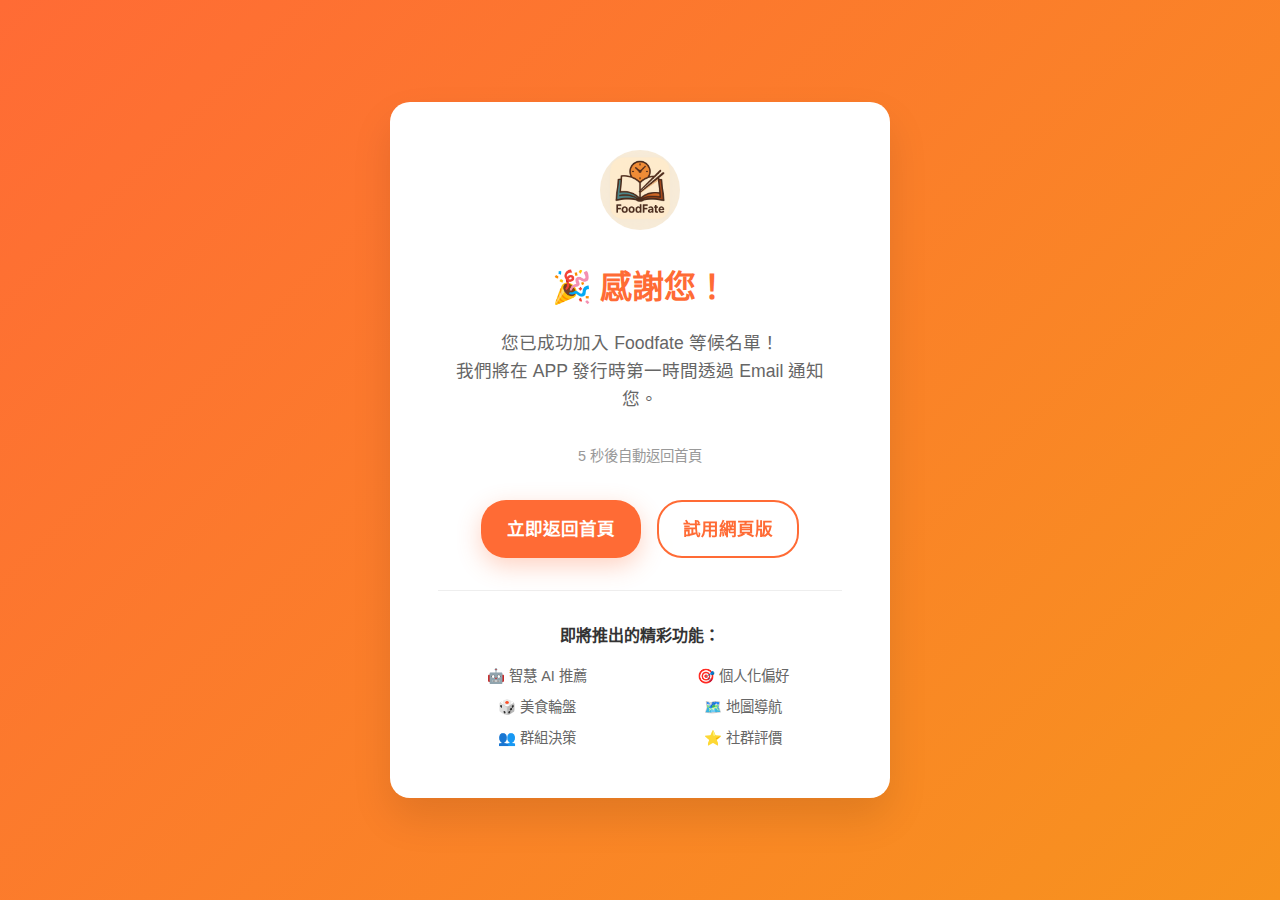
<file: thank-you.html>
<!DOCTYPE html>
<html lang="zh-TW">
<head>
    <meta charset="UTF-8">
    <meta name="viewport" content="width=device-width, initial-scale=1.0">
    <title>感謝您加入 Foodfate 等候名單！</title>
    
    <!-- SEO Meta Tags -->
    <meta name="description" content="感謝您加入 Foodfate 等候名單！我們將在 APP 發行時第一時間通知您。">
    <meta name="robots" content="noindex, nofollow">
    
    <!-- Favicon -->
    <link rel="icon" type="image/png" href="./favicon.png">
    
    <!-- CSS -->
    <link rel="stylesheet" href="./assets/css/style.css?v=20250103-waitlist">
    
    <!-- Auto redirect after 5 seconds -->
    <meta http-equiv="refresh" content="5;url=./">
    
    <style>
        .thank-you-container {
            min-height: 100vh;
            display: flex;
            align-items: center;
            justify-content: center;
            background: linear-gradient(135deg, #FF6B35 0%, #F7931E 100%);
            padding: 2rem;
        }
        
        .thank-you-content {
            background: white;
            border-radius: 20px;
            padding: 3rem;
            text-align: center;
            max-width: 500px;
            width: 100%;
            box-shadow: 0 20px 40px rgba(0, 0, 0, 0.1);
            animation: slideInUp 0.6s ease-out;
        }
        
        @keyframes slideInUp {
            from {
                opacity: 0;
                transform: translateY(30px);
            }
            to {
                opacity: 1;
                transform: translateY(0);
            }
        }
        
        .thank-you-logo {
            width: 80px;
            height: 80px;
            margin: 0 auto 1.5rem;
            border-radius: 50%;
        }
        
        .thank-you-title {
            font-size: 2rem;
            color: #FF6B35;
            margin-bottom: 1rem;
            font-weight: 700;
        }
        
        .thank-you-message {
            font-size: 1.1rem;
            color: #666;
            line-height: 1.6;
            margin-bottom: 2rem;
        }
        
        .countdown {
            font-size: 0.9rem;
            color: #999;
            margin-bottom: 2rem;
        }
        
        .action-buttons {
            display: flex;
            gap: 1rem;
            justify-content: center;
            flex-wrap: wrap;
        }
        
        .btn {
            padding: 0.8rem 1.5rem;
            border-radius: 25px;
            text-decoration: none;
            font-weight: 600;
            transition: all 0.3s ease;
            border: 2px solid transparent;
        }
        
        .btn-primary {
            background: #FF6B35;
            color: white;
        }
        
        .btn-primary:hover {
            background: #e55a2b;
            transform: translateY(-2px);
        }
        
        .btn-secondary {
            background: transparent;
            color: #FF6B35;
            border-color: #FF6B35;
        }
        
        .btn-secondary:hover {
            background: #FF6B35;
            color: white;
        }
        
        .features-preview {
            margin-top: 2rem;
            padding-top: 2rem;
            border-top: 1px solid #eee;
        }
        
        .features-title {
            font-size: 1rem;
            color: #333;
            margin-bottom: 1rem;
            font-weight: 600;
        }
        
        .features-list {
            display: grid;
            grid-template-columns: 1fr 1fr;
            gap: 0.5rem;
            font-size: 0.9rem;
            color: #666;
        }
        
        @media (max-width: 768px) {
            .thank-you-content {
                padding: 2rem;
            }
            
            .thank-you-title {
                font-size: 1.5rem;
            }
            
            .action-buttons {
                flex-direction: column;
            }
            
            .features-list {
                grid-template-columns: 1fr;
            }
        }
    </style>
</head>
<body>
    <div class="thank-you-container">
        <div class="thank-you-content">
            <img src="./foodfate_logo.png" alt="Foodfate Logo" class="thank-you-logo">
            
            <h1 class="thank-you-title">🎉 感謝您！</h1>
            
            <p class="thank-you-message">
                您已成功加入 Foodfate 等候名單！<br>
                我們將在 APP 發行時第一時間透過 Email 通知您。
            </p>
            
            <div class="countdown">
                <span id="countdown">5</span> 秒後自動返回首頁
            </div>
            
            <div class="action-buttons">
                <a href="./" class="btn btn-primary">立即返回首頁</a>
                <a href="./demo.html" class="btn btn-secondary">試用網頁版</a>
            </div>
            
            <div class="features-preview">
                <div class="features-title">即將推出的精彩功能：</div>
                <div class="features-list">
                    <div>🤖 智慧 AI 推薦</div>
                    <div>🎯 個人化偏好</div>
                    <div>🎲 美食輪盤</div>
                    <div>🗺️ 地圖導航</div>
                    <div>👥 群組決策</div>
                    <div>⭐ 社群評價</div>
                </div>
            </div>
        </div>
    </div>

    <script>
        // 倒數計時
        let seconds = 5;
        const countdownElement = document.getElementById('countdown');
        
        const timer = setInterval(() => {
            seconds--;
            countdownElement.textContent = seconds;
            
            if (seconds <= 0) {
                clearInterval(timer);
                window.location.href = './';
            }
        }, 1000);
        
        // 記錄頁面瀏覽
        if (typeof gtag !== 'undefined') {
            gtag('event', 'page_view', {
                'page_title': 'Thank You - Waitlist',
                'page_location': window.location.href,
                'event_category': 'engagement'
            });
        }
        
        // 記錄轉換完成
        if (typeof gtag !== 'undefined') {
            gtag('event', 'conversion', {
                'event_category': 'waitlist',
                'event_label': 'signup_complete',
                'value': 1
            });
        }
    </script>
</body>
</html>
</file>
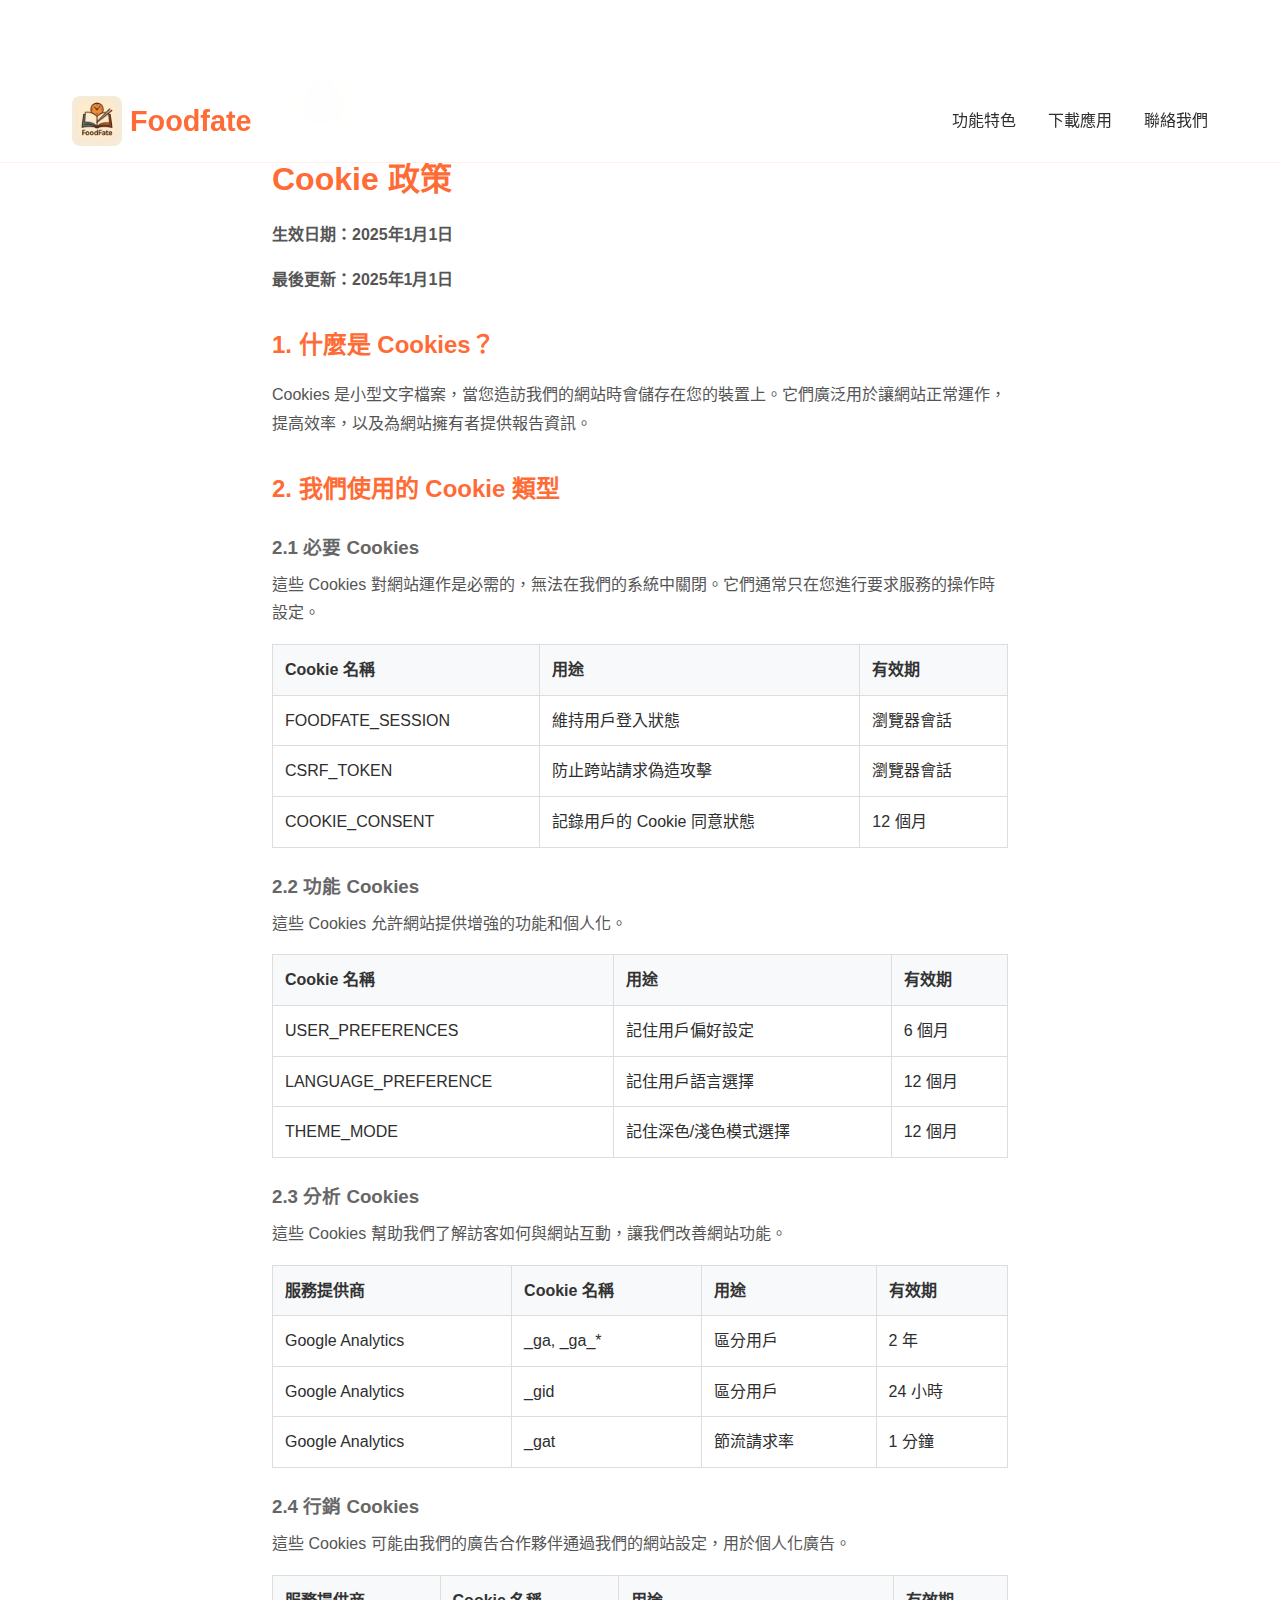
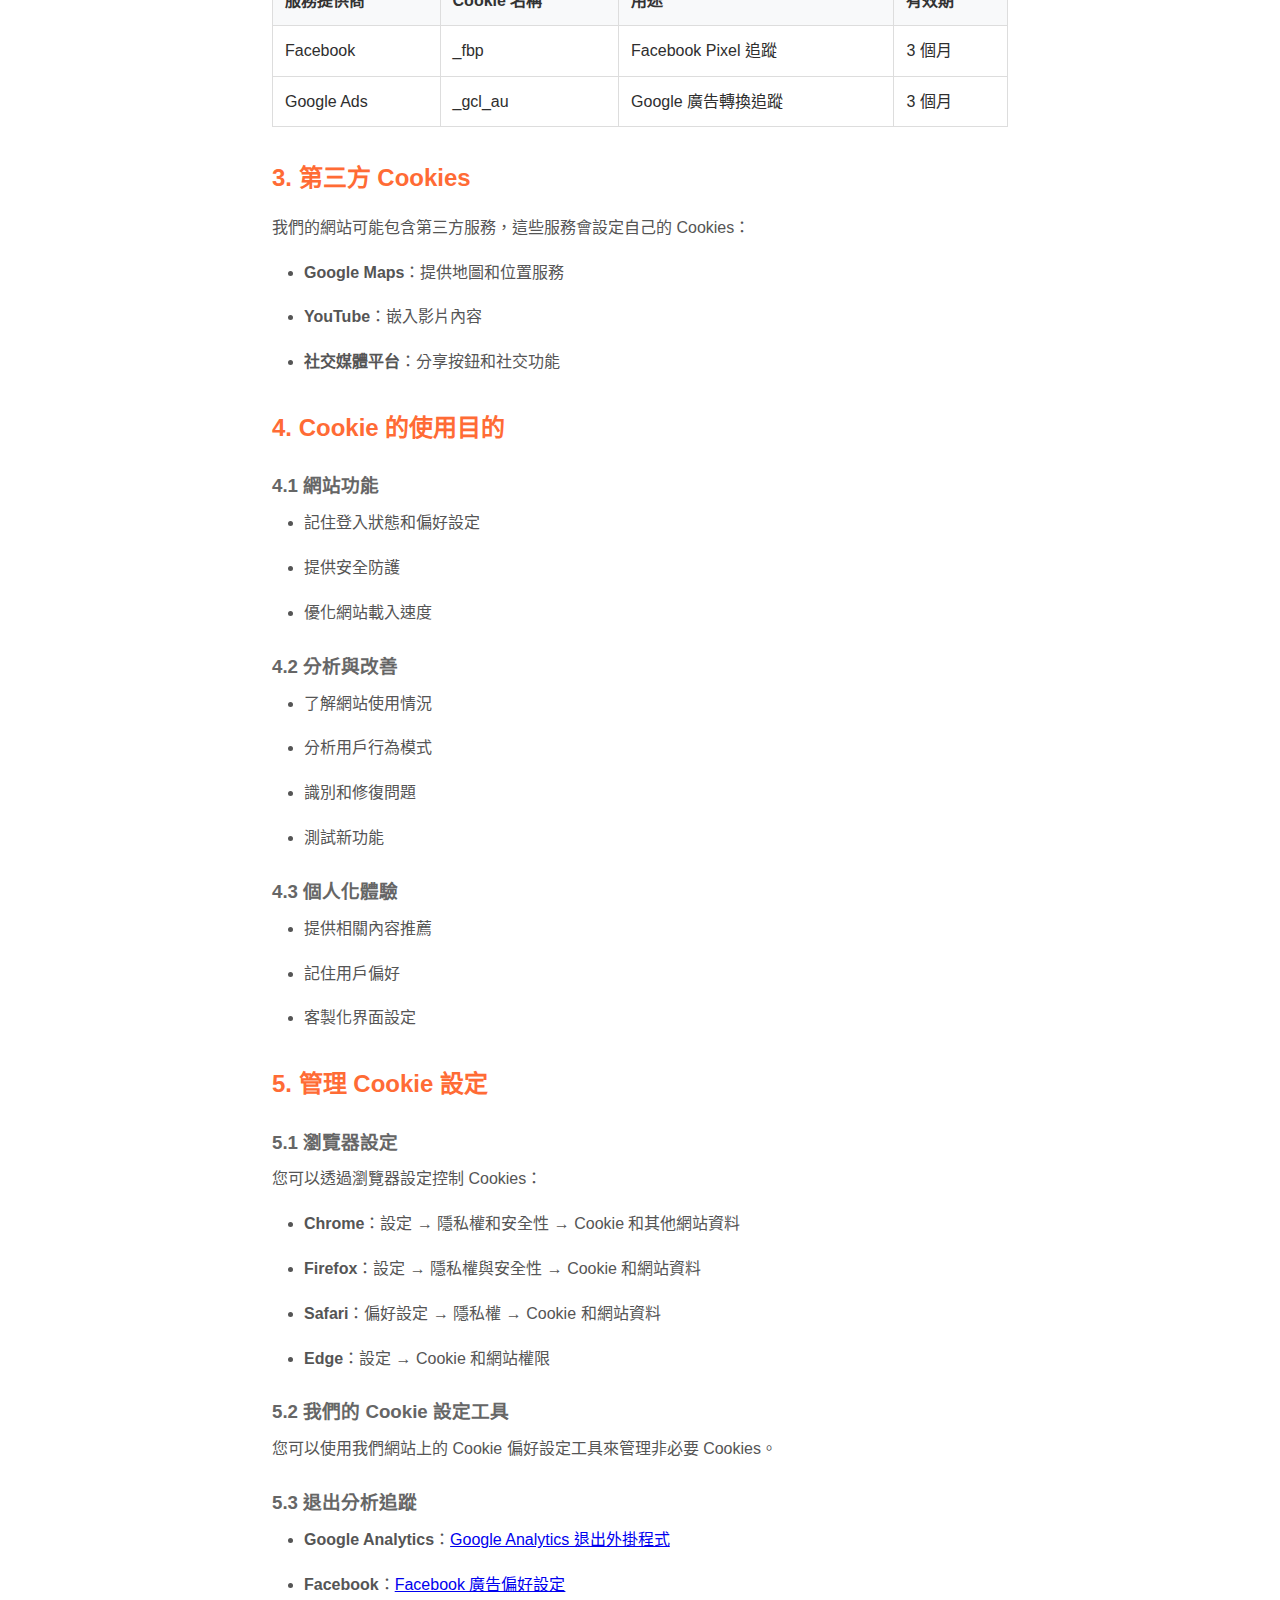
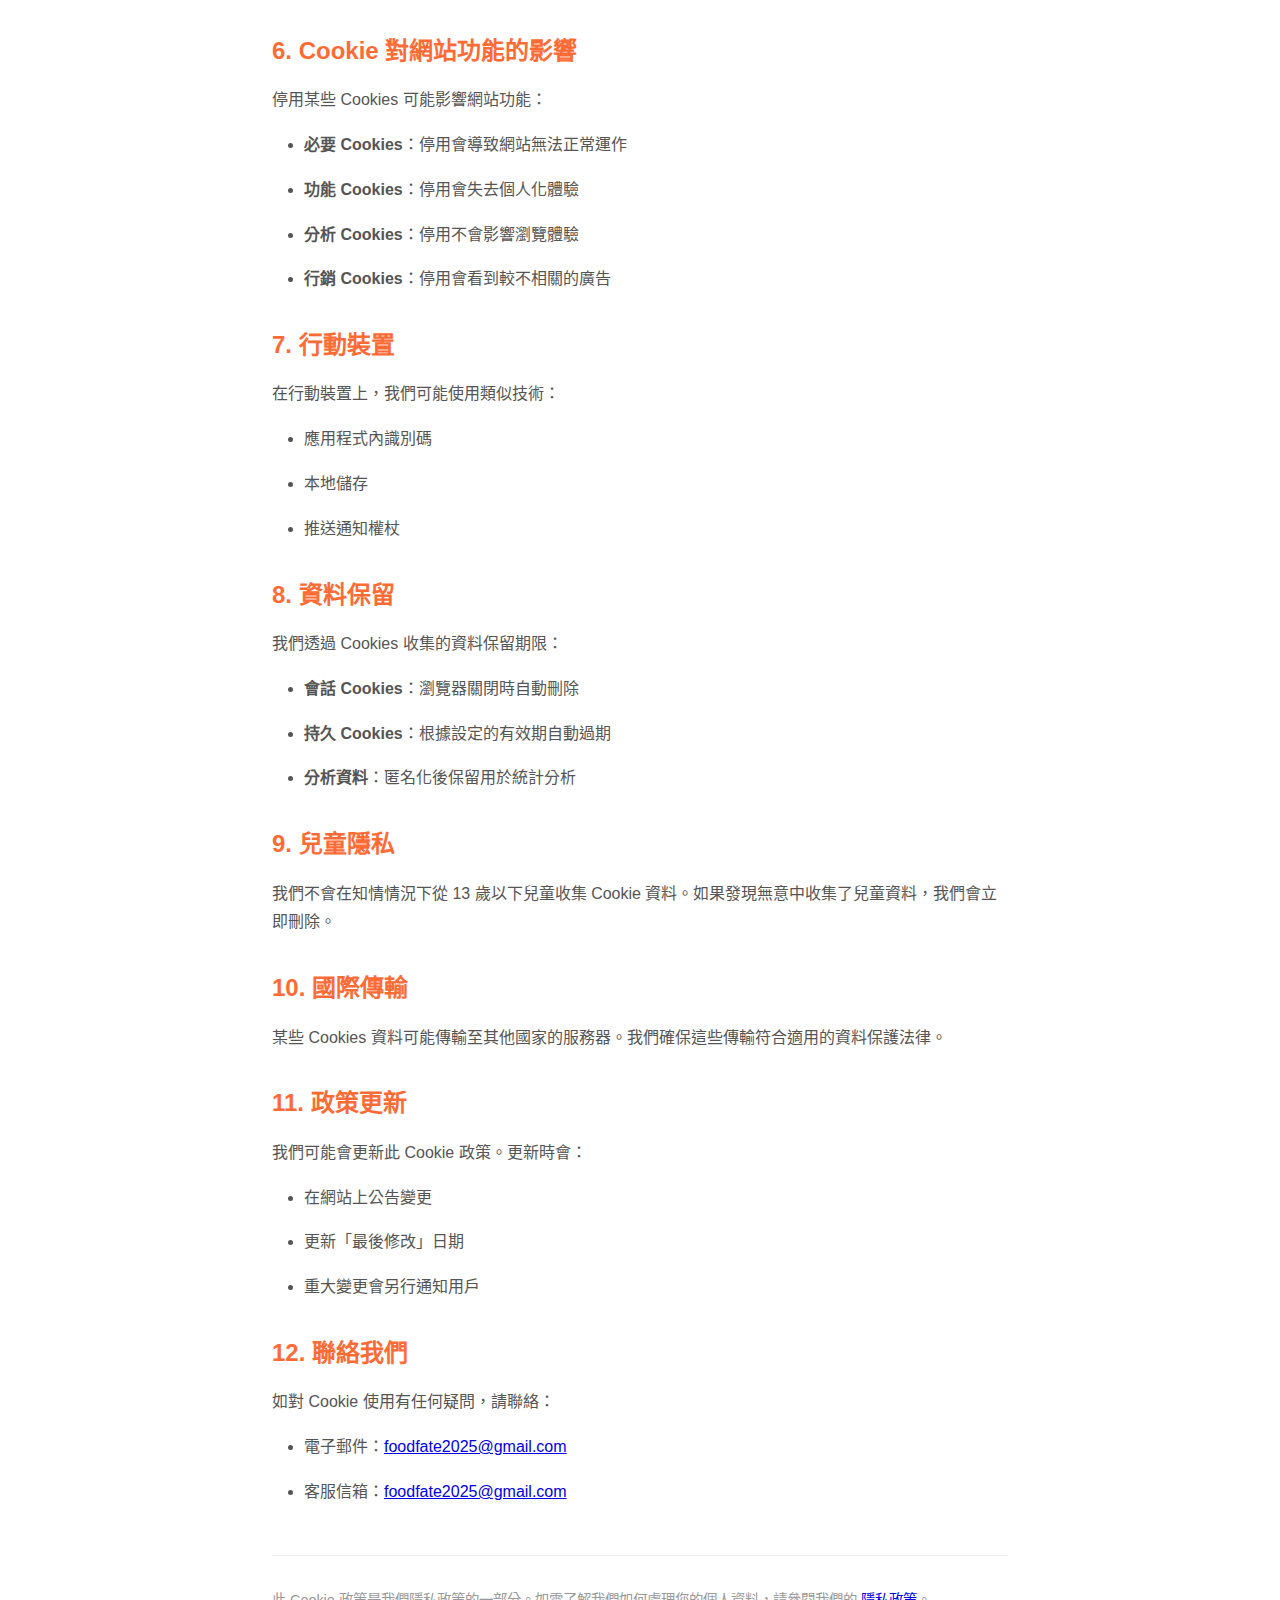
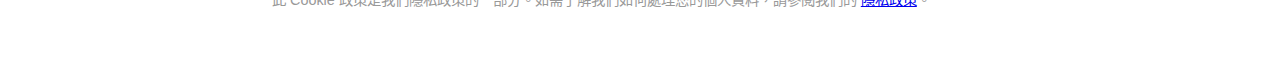
<file: legal/cookie-policy.html>
<!DOCTYPE html>
<html lang="zh-TW">
<head>
    <meta charset="UTF-8">
    <meta name="viewport" content="width=device-width, initial-scale=1.0">
    <title>Cookie 政策 - Foodfate</title>
    
    <!-- Canonical and Language Links -->
    <link rel="canonical" href="https://foodfate.app/legal/cookie-policy.html">
    <link rel="alternate" hreflang="zh-TW" href="https://foodfate.app/legal/cookie-policy.html">
    <link rel="alternate" hreflang="en" href="https://foodfate.app/legal/cookie-policy_en.html">
    <link rel="alternate" hreflang="x-default" href="https://foodfate.app/legal/cookie-policy.html">
    
    <!-- Meta Robots -->
    <meta name="robots" content="index, follow, max-snippet:-1, max-image-preview:large, max-video-preview:-1">
    
    <link rel="stylesheet" href="../assets/css/style.css">
    <style>
        .legal-page {
            padding: 6rem 0 3rem;
            min-height: 100vh;
            background: white;
        }
        .legal-content {
            max-width: 800px;
            margin: 0 auto;
            padding: 0 2rem;
        }
        .legal-content h1 {
            color: #FF6B35;
            margin-bottom: 1rem;
        }
        .legal-content h2 {
            color: #FF6B35;
            margin-top: 2rem;
            margin-bottom: 1rem;
        }
        .legal-content h3 {
            color: #666;
            margin-top: 1.5rem;
            margin-bottom: 0.5rem;
        }
        .legal-content p, .legal-content li {
            color: #555;
            line-height: 1.8;
            margin-bottom: 1rem;
        }
        .legal-content ul {
            padding-left: 2rem;
        }
        .back-link {
            display: inline-block;
            margin-bottom: 2rem;
            color: #FF6B35;
            text-decoration: none;
            font-weight: 600;
        }
        .back-link:hover {
            text-decoration: underline;
        }
        .cookie-table {
            width: 100%;
            border-collapse: collapse;
            margin: 1rem 0;
        }
        .cookie-table th,
        .cookie-table td {
            border: 1px solid #ddd;
            padding: 0.75rem;
            text-align: left;
        }
        .cookie-table th {
            background-color: #f8f9fa;
            font-weight: 600;
            color: #333;
        }
    </style>
</head>
<!-- Google tag (gtag.js) -->
<script async src="https://www.googletagmanager.com/gtag/js?id=G-B4VNX8XZ9B"></script>
<script>
  window.dataLayer = window.dataLayer || [];
  function gtag(){dataLayer.push(arguments);}
  gtag('js', new Date());

  gtag('config', 'G-B4VNX8XZ9B');
</script>
<body>
    <!-- 導航欄 -->
    <nav class="navbar">
        <div class="nav-container">
            <a href="../" class="logo">
                <img src="../foodfate_logo.png" alt="Foodfate Logo">
                Foodfate
            </a>
            <ul class="nav-links">
                <li><a href="../#features">功能特色</a></li>
                <li><a href="../#download">下載應用</a></li>
                <li><a href="../#contact">聯絡我們</a></li>
            </ul>
        </div>
    </nav>

    <div class="legal-page">
        <div class="legal-content">
            <a href="../" class="back-link">← 返回首頁</a>
            
            <h1>Cookie 政策</h1>
            <p><strong>生效日期：2025年1月1日</strong></p>
            <p><strong>最後更新：2025年1月1日</strong></p>

            <h2>1. 什麼是 Cookies？</h2>
            <p>Cookies 是小型文字檔案，當您造訪我們的網站時會儲存在您的裝置上。它們廣泛用於讓網站正常運作，提高效率，以及為網站擁有者提供報告資訊。</p>

            <h2>2. 我們使用的 Cookie 類型</h2>

            <h3>2.1 必要 Cookies</h3>
            <p>這些 Cookies 對網站運作是必需的，無法在我們的系統中關閉。它們通常只在您進行要求服務的操作時設定。</p>
            <table class="cookie-table">
                <thead>
                    <tr>
                        <th>Cookie 名稱</th>
                        <th>用途</th>
                        <th>有效期</th>
                    </tr>
                </thead>
                <tbody>
                    <tr>
                        <td>FOODFATE_SESSION</td>
                        <td>維持用戶登入狀態</td>
                        <td>瀏覽器會話</td>
                    </tr>
                    <tr>
                        <td>CSRF_TOKEN</td>
                        <td>防止跨站請求偽造攻擊</td>
                        <td>瀏覽器會話</td>
                    </tr>
                    <tr>
                        <td>COOKIE_CONSENT</td>
                        <td>記錄用戶的 Cookie 同意狀態</td>
                        <td>12 個月</td>
                    </tr>
                </tbody>
            </table>

            <h3>2.2 功能 Cookies</h3>
            <p>這些 Cookies 允許網站提供增強的功能和個人化。</p>
            <table class="cookie-table">
                <thead>
                    <tr>
                        <th>Cookie 名稱</th>
                        <th>用途</th>
                        <th>有效期</th>
                    </tr>
                </thead>
                <tbody>
                    <tr>
                        <td>USER_PREFERENCES</td>
                        <td>記住用戶偏好設定</td>
                        <td>6 個月</td>
                    </tr>
                    <tr>
                        <td>LANGUAGE_PREFERENCE</td>
                        <td>記住用戶語言選擇</td>
                        <td>12 個月</td>
                    </tr>
                    <tr>
                        <td>THEME_MODE</td>
                        <td>記住深色/淺色模式選擇</td>
                        <td>12 個月</td>
                    </tr>
                </tbody>
            </table>

            <h3>2.3 分析 Cookies</h3>
            <p>這些 Cookies 幫助我們了解訪客如何與網站互動，讓我們改善網站功能。</p>
            <table class="cookie-table">
                <thead>
                    <tr>
                        <th>服務提供商</th>
                        <th>Cookie 名稱</th>
                        <th>用途</th>
                        <th>有效期</th>
                    </tr>
                </thead>
                <tbody>
                    <tr>
                        <td>Google Analytics</td>
                        <td>_ga, _ga_*</td>
                        <td>區分用戶</td>
                        <td>2 年</td>
                    </tr>
                    <tr>
                        <td>Google Analytics</td>
                        <td>_gid</td>
                        <td>區分用戶</td>
                        <td>24 小時</td>
                    </tr>
                    <tr>
                        <td>Google Analytics</td>
                        <td>_gat</td>
                        <td>節流請求率</td>
                        <td>1 分鐘</td>
                    </tr>
                </tbody>
            </table>

            <h3>2.4 行銷 Cookies</h3>
            <p>這些 Cookies 可能由我們的廣告合作夥伴通過我們的網站設定，用於個人化廣告。</p>
            <table class="cookie-table">
                <thead>
                    <tr>
                        <th>服務提供商</th>
                        <th>Cookie 名稱</th>
                        <th>用途</th>
                        <th>有效期</th>
                    </tr>
                </thead>
                <tbody>
                    <tr>
                        <td>Facebook</td>
                        <td>_fbp</td>
                        <td>Facebook Pixel 追蹤</td>
                        <td>3 個月</td>
                    </tr>
                    <tr>
                        <td>Google Ads</td>
                        <td>_gcl_au</td>
                        <td>Google 廣告轉換追蹤</td>
                        <td>3 個月</td>
                    </tr>
                </tbody>
            </table>

            <h2>3. 第三方 Cookies</h2>
            <p>我們的網站可能包含第三方服務，這些服務會設定自己的 Cookies：</p>
            <ul>
                <li><strong>Google Maps</strong>：提供地圖和位置服務</li>
                <li><strong>YouTube</strong>：嵌入影片內容</li>
                <li><strong>社交媒體平台</strong>：分享按鈕和社交功能</li>
            </ul>

            <h2>4. Cookie 的使用目的</h2>
            <h3>4.1 網站功能</h3>
            <ul>
                <li>記住登入狀態和偏好設定</li>
                <li>提供安全防護</li>
                <li>優化網站載入速度</li>
            </ul>

            <h3>4.2 分析與改善</h3>
            <ul>
                <li>了解網站使用情況</li>
                <li>分析用戶行為模式</li>
                <li>識別和修復問題</li>
                <li>測試新功能</li>
            </ul>

            <h3>4.3 個人化體驗</h3>
            <ul>
                <li>提供相關內容推薦</li>
                <li>記住用戶偏好</li>
                <li>客製化界面設定</li>
            </ul>

            <h2>5. 管理 Cookie 設定</h2>
            <h3>5.1 瀏覽器設定</h3>
            <p>您可以透過瀏覽器設定控制 Cookies：</p>
            <ul>
                <li><strong>Chrome</strong>：設定 → 隱私權和安全性 → Cookie 和其他網站資料</li>
                <li><strong>Firefox</strong>：設定 → 隱私權與安全性 → Cookie 和網站資料</li>
                <li><strong>Safari</strong>：偏好設定 → 隱私權 → Cookie 和網站資料</li>
                <li><strong>Edge</strong>：設定 → Cookie 和網站權限</li>
            </ul>

            <h3>5.2 我們的 Cookie 設定工具</h3>
            <p>您可以使用我們網站上的 Cookie 偏好設定工具來管理非必要 Cookies。</p>

            <h3>5.3 退出分析追蹤</h3>
            <ul>
                <li><strong>Google Analytics</strong>：<a href="https://tools.google.com/dlpage/gaoptout" target="_blank">Google Analytics 退出外掛程式</a></li>
                <li><strong>Facebook</strong>：<a href="https://www.facebook.com/settings?tab=ads" target="_blank">Facebook 廣告偏好設定</a></li>
            </ul>

            <h2>6. Cookie 對網站功能的影響</h2>
            <p>停用某些 Cookies 可能影響網站功能：</p>
            <ul>
                <li><strong>必要 Cookies</strong>：停用會導致網站無法正常運作</li>
                <li><strong>功能 Cookies</strong>：停用會失去個人化體驗</li>
                <li><strong>分析 Cookies</strong>：停用不會影響瀏覽體驗</li>
                <li><strong>行銷 Cookies</strong>：停用會看到較不相關的廣告</li>
            </ul>

            <h2>7. 行動裝置</h2>
            <p>在行動裝置上，我們可能使用類似技術：</p>
            <ul>
                <li>應用程式內識別碼</li>
                <li>本地儲存</li>
                <li>推送通知權杖</li>
            </ul>

            <h2>8. 資料保留</h2>
            <p>我們透過 Cookies 收集的資料保留期限：</p>
            <ul>
                <li><strong>會話 Cookies</strong>：瀏覽器關閉時自動刪除</li>
                <li><strong>持久 Cookies</strong>：根據設定的有效期自動過期</li>
                <li><strong>分析資料</strong>：匿名化後保留用於統計分析</li>
            </ul>

            <h2>9. 兒童隱私</h2>
            <p>我們不會在知情情況下從 13 歲以下兒童收集 Cookie 資料。如果發現無意中收集了兒童資料，我們會立即刪除。</p>

            <h2>10. 國際傳輸</h2>
            <p>某些 Cookies 資料可能傳輸至其他國家的服務器。我們確保這些傳輸符合適用的資料保護法律。</p>

            <h2>11. 政策更新</h2>
            <p>我們可能會更新此 Cookie 政策。更新時會：</p>
            <ul>
                <li>在網站上公告變更</li>
                <li>更新「最後修改」日期</li>
                <li>重大變更會另行通知用戶</li>
            </ul>

            <h2>12. 聯絡我們</h2>
            <p>如對 Cookie 使用有任何疑問，請聯絡：</p>
            <ul>
                <li>電子郵件：<a href="mailto:foodfate2025@gmail.com">foodfate2025@gmail.com</a></li>
                <li>客服信箱：<a href="mailto:foodfate2025@gmail.com">foodfate2025@gmail.com</a></li>
            </ul>

            <p style="margin-top: 3rem; padding-top: 2rem; border-top: 1px solid #eee; color: #999; font-size: 0.9rem;">
                此 Cookie 政策是我們隱私政策的一部分。如需了解我們如何處理您的個人資料，請參閱我們的
                <a href="./privacy-policy.html">隱私政策</a>。
            </p>
        </div>
    </div>
</body>
</html>
</file>
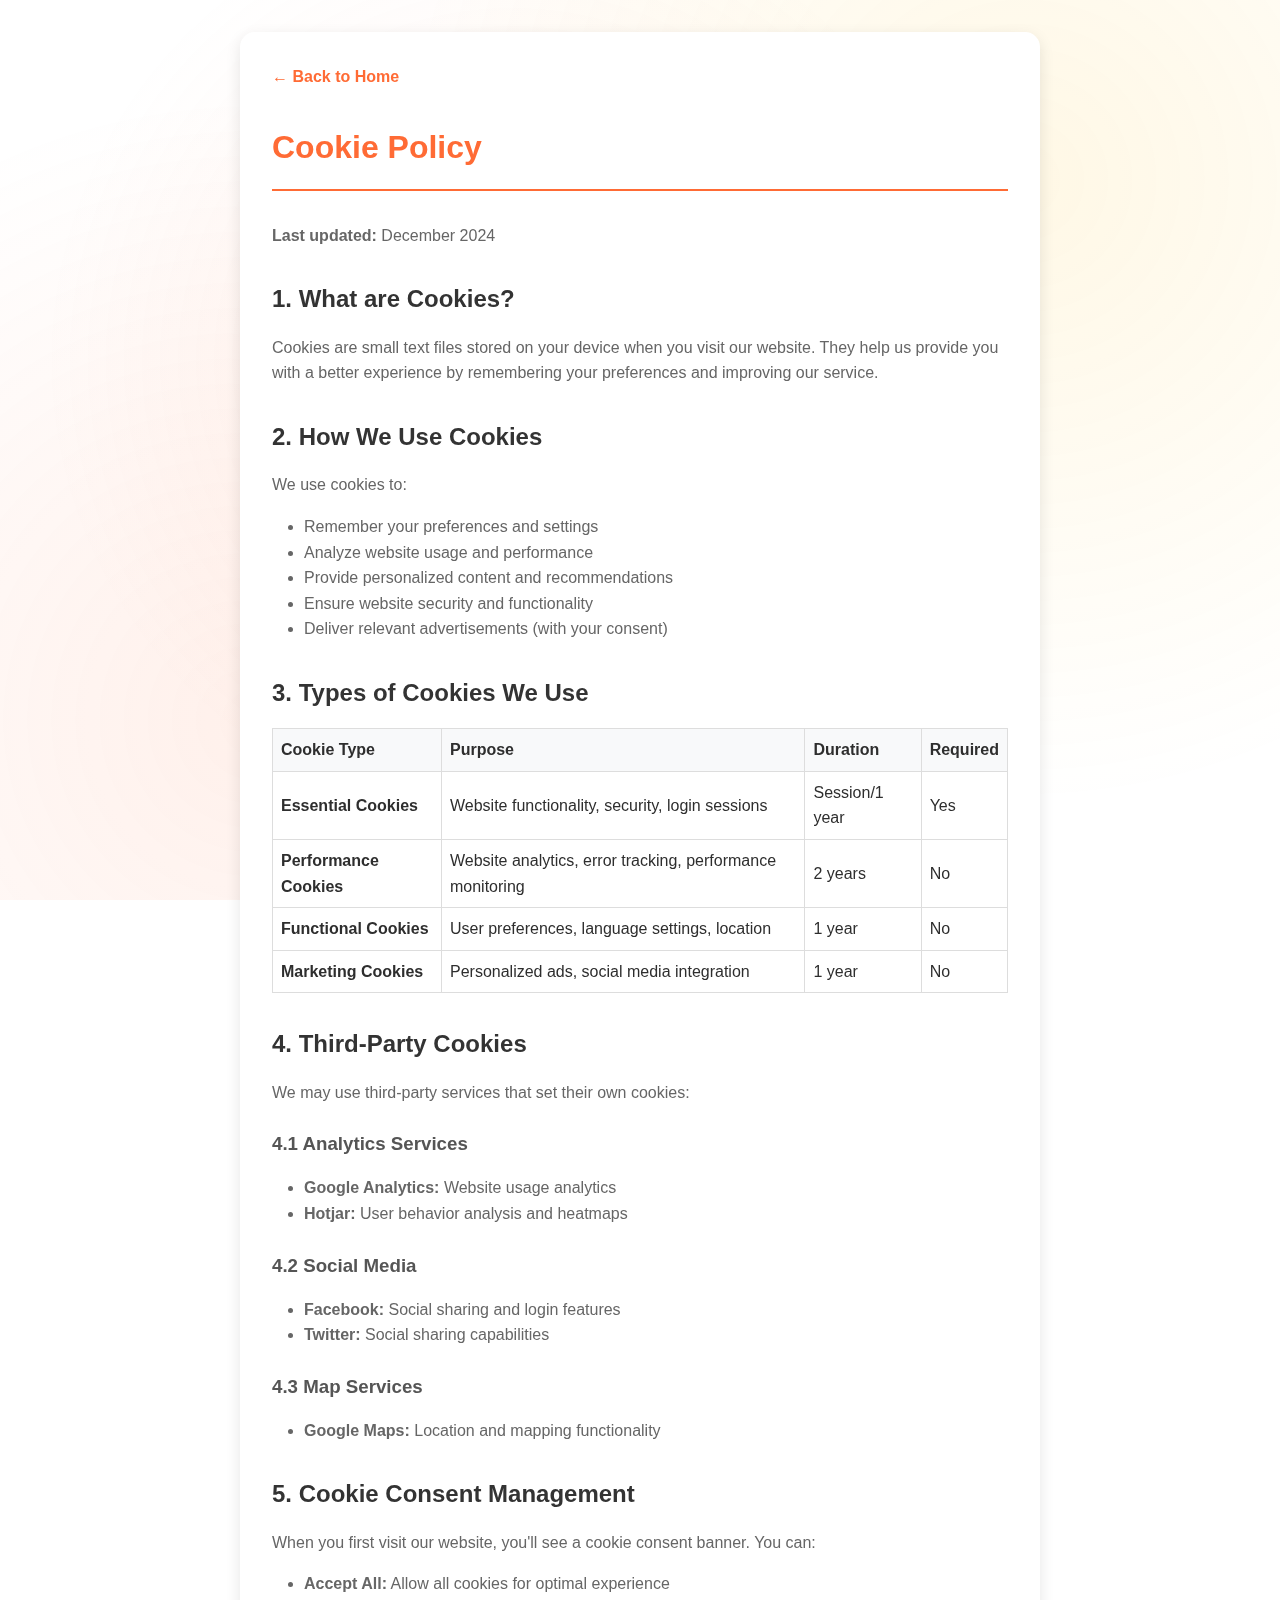
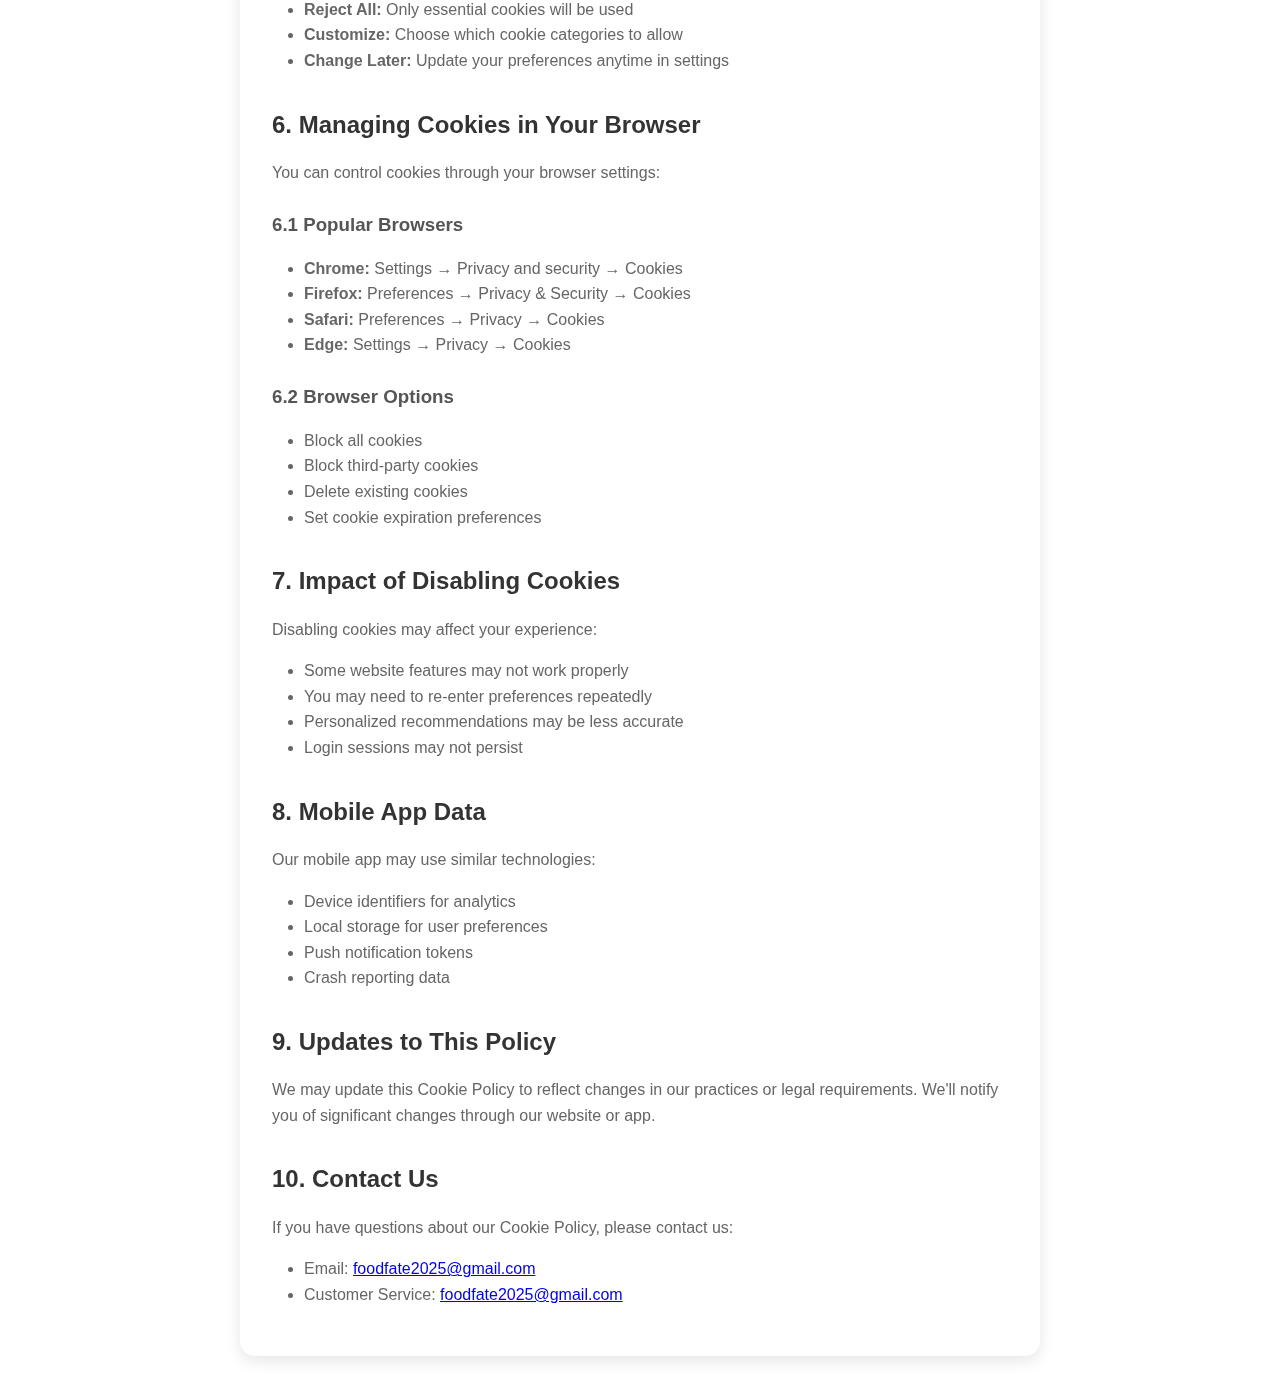
<file: legal/cookie-policy_en.html>
<!DOCTYPE html>
<html lang="en">
<head>
    <meta charset="UTF-8">
    <meta name="viewport" content="width=device-width, initial-scale=1.0">
    <title>Cookie Policy - Foodfate</title>
    
    <!-- Canonical and Language Links -->
    <link rel="canonical" href="https://foodfate.app/legal/cookie-policy_en.html">
    <link rel="alternate" hreflang="zh-TW" href="https://foodfate.app/legal/cookie-policy.html">
    <link rel="alternate" hreflang="en" href="https://foodfate.app/legal/cookie-policy_en.html">
    <link rel="alternate" hreflang="x-default" href="https://foodfate.app/legal/cookie-policy.html">
    
    <!-- Meta Robots -->
    <meta name="robots" content="index, follow, max-snippet:-1, max-image-preview:large, max-video-preview:-1">
    
    <link rel="stylesheet" href="../assets/css/style.css">
    
    <style>
        .legal-document {
            max-width: 800px;
            margin: 2rem auto;
            padding: 2rem;
            background: white;
            border-radius: 15px;
            box-shadow: 0 5px 15px rgba(0, 0, 0, 0.1);
        }
        .legal-document h1 {
            color: #FF6B35;
            border-bottom: 2px solid #FF6B35;
            padding-bottom: 1rem;
            margin-bottom: 2rem;
        }
        .legal-document h2 {
            color: #333;
            margin-top: 2rem;
            margin-bottom: 1rem;
        }
        .legal-document h3 {
            color: #555;
            margin-top: 1.5rem;
            margin-bottom: 0.5rem;
        }
        .legal-document p, .legal-document li {
            line-height: 1.6;
            color: #666;
        }
        .legal-document ul, .legal-document ol {
            margin: 1rem 0;
            padding-left: 2rem;
        }
        .legal-document table {
            width: 100%;
            border-collapse: collapse;
            margin: 1rem 0;
        }
        .legal-document th, .legal-document td {
            border: 1px solid #ddd;
            padding: 0.5rem;
            text-align: left;
        }
        .legal-document th {
            background-color: #f8f9fa;
            font-weight: bold;
        }
        .back-link {
            display: inline-block;
            margin-bottom: 2rem;
            color: #FF6B35;
            text-decoration: none;
            font-weight: bold;
        }
        .back-link:hover {
            text-decoration: underline;
        }
    </style>
</head>
<!-- Google tag (gtag.js) -->
<script async src="https://www.googletagmanager.com/gtag/js?id=G-B4VNX8XZ9B"></script>
<script>
  window.dataLayer = window.dataLayer || [];
  function gtag(){dataLayer.push(arguments);}
  gtag('js', new Date());

  gtag('config', 'G-B4VNX8XZ9B');
</script>
<body>
    <div class="container">
        <div class="legal-document">
            <a href="../index_en.html" class="back-link">← Back to Home</a>
            
            <h1>Cookie Policy</h1>
            <p><strong>Last updated:</strong> December 2024</p>
            
            <h2>1. What are Cookies?</h2>
            <p>Cookies are small text files stored on your device when you visit our website. They help us provide you with a better experience by remembering your preferences and improving our service.</p>
            
            <h2>2. How We Use Cookies</h2>
            <p>We use cookies to:</p>
            <ul>
                <li>Remember your preferences and settings</li>
                <li>Analyze website usage and performance</li>
                <li>Provide personalized content and recommendations</li>
                <li>Ensure website security and functionality</li>
                <li>Deliver relevant advertisements (with your consent)</li>
            </ul>
            
            <h2>3. Types of Cookies We Use</h2>
            
            <table>
                <thead>
                    <tr>
                        <th>Cookie Type</th>
                        <th>Purpose</th>
                        <th>Duration</th>
                        <th>Required</th>
                    </tr>
                </thead>
                <tbody>
                    <tr>
                        <td><strong>Essential Cookies</strong></td>
                        <td>Website functionality, security, login sessions</td>
                        <td>Session/1 year</td>
                        <td>Yes</td>
                    </tr>
                    <tr>
                        <td><strong>Performance Cookies</strong></td>
                        <td>Website analytics, error tracking, performance monitoring</td>
                        <td>2 years</td>
                        <td>No</td>
                    </tr>
                    <tr>
                        <td><strong>Functional Cookies</strong></td>
                        <td>User preferences, language settings, location</td>
                        <td>1 year</td>
                        <td>No</td>
                    </tr>
                    <tr>
                        <td><strong>Marketing Cookies</strong></td>
                        <td>Personalized ads, social media integration</td>
                        <td>1 year</td>
                        <td>No</td>
                    </tr>
                </tbody>
            </table>
            
            <h2>4. Third-Party Cookies</h2>
            <p>We may use third-party services that set their own cookies:</p>
            
            <h3>4.1 Analytics Services</h3>
            <ul>
                <li><strong>Google Analytics:</strong> Website usage analytics</li>
                <li><strong>Hotjar:</strong> User behavior analysis and heatmaps</li>
            </ul>
            
            <h3>4.2 Social Media</h3>
            <ul>
                <li><strong>Facebook:</strong> Social sharing and login features</li>
                <li><strong>Twitter:</strong> Social sharing capabilities</li>
            </ul>
            
            <h3>4.3 Map Services</h3>
            <ul>
                <li><strong>Google Maps:</strong> Location and mapping functionality</li>
            </ul>
            
            <h2>5. Cookie Consent Management</h2>
            <p>When you first visit our website, you'll see a cookie consent banner. You can:</p>
            <ul>
                <li><strong>Accept All:</strong> Allow all cookies for optimal experience</li>
                <li><strong>Reject All:</strong> Only essential cookies will be used</li>
                <li><strong>Customize:</strong> Choose which cookie categories to allow</li>
                <li><strong>Change Later:</strong> Update your preferences anytime in settings</li>
            </ul>
            
            <h2>6. Managing Cookies in Your Browser</h2>
            <p>You can control cookies through your browser settings:</p>
            
            <h3>6.1 Popular Browsers</h3>
            <ul>
                <li><strong>Chrome:</strong> Settings → Privacy and security → Cookies</li>
                <li><strong>Firefox:</strong> Preferences → Privacy & Security → Cookies</li>
                <li><strong>Safari:</strong> Preferences → Privacy → Cookies</li>
                <li><strong>Edge:</strong> Settings → Privacy → Cookies</li>
            </ul>
            
            <h3>6.2 Browser Options</h3>
            <ul>
                <li>Block all cookies</li>
                <li>Block third-party cookies</li>
                <li>Delete existing cookies</li>
                <li>Set cookie expiration preferences</li>
            </ul>
            
            <h2>7. Impact of Disabling Cookies</h2>
            <p>Disabling cookies may affect your experience:</p>
            <ul>
                <li>Some website features may not work properly</li>
                <li>You may need to re-enter preferences repeatedly</li>
                <li>Personalized recommendations may be less accurate</li>
                <li>Login sessions may not persist</li>
            </ul>
            
            <h2>8. Mobile App Data</h2>
            <p>Our mobile app may use similar technologies:</p>
            <ul>
                <li>Device identifiers for analytics</li>
                <li>Local storage for user preferences</li>
                <li>Push notification tokens</li>
                <li>Crash reporting data</li>
            </ul>
            
            <h2>9. Updates to This Policy</h2>
            <p>We may update this Cookie Policy to reflect changes in our practices or legal requirements. We'll notify you of significant changes through our website or app.</p>
            
            <h2>10. Contact Us</h2>
            <p>If you have questions about our Cookie Policy, please contact us:</p>
            <ul>
                <li>Email: <a href="mailto:foodfate2025@gmail.com">foodfate2025@gmail.com</a></li>
                <li>Customer Service: <a href="mailto:foodfate2025@gmail.com">foodfate2025@gmail.com</a></li>
            </ul>
        </div>
    </div>
</body>
</html>
</file>
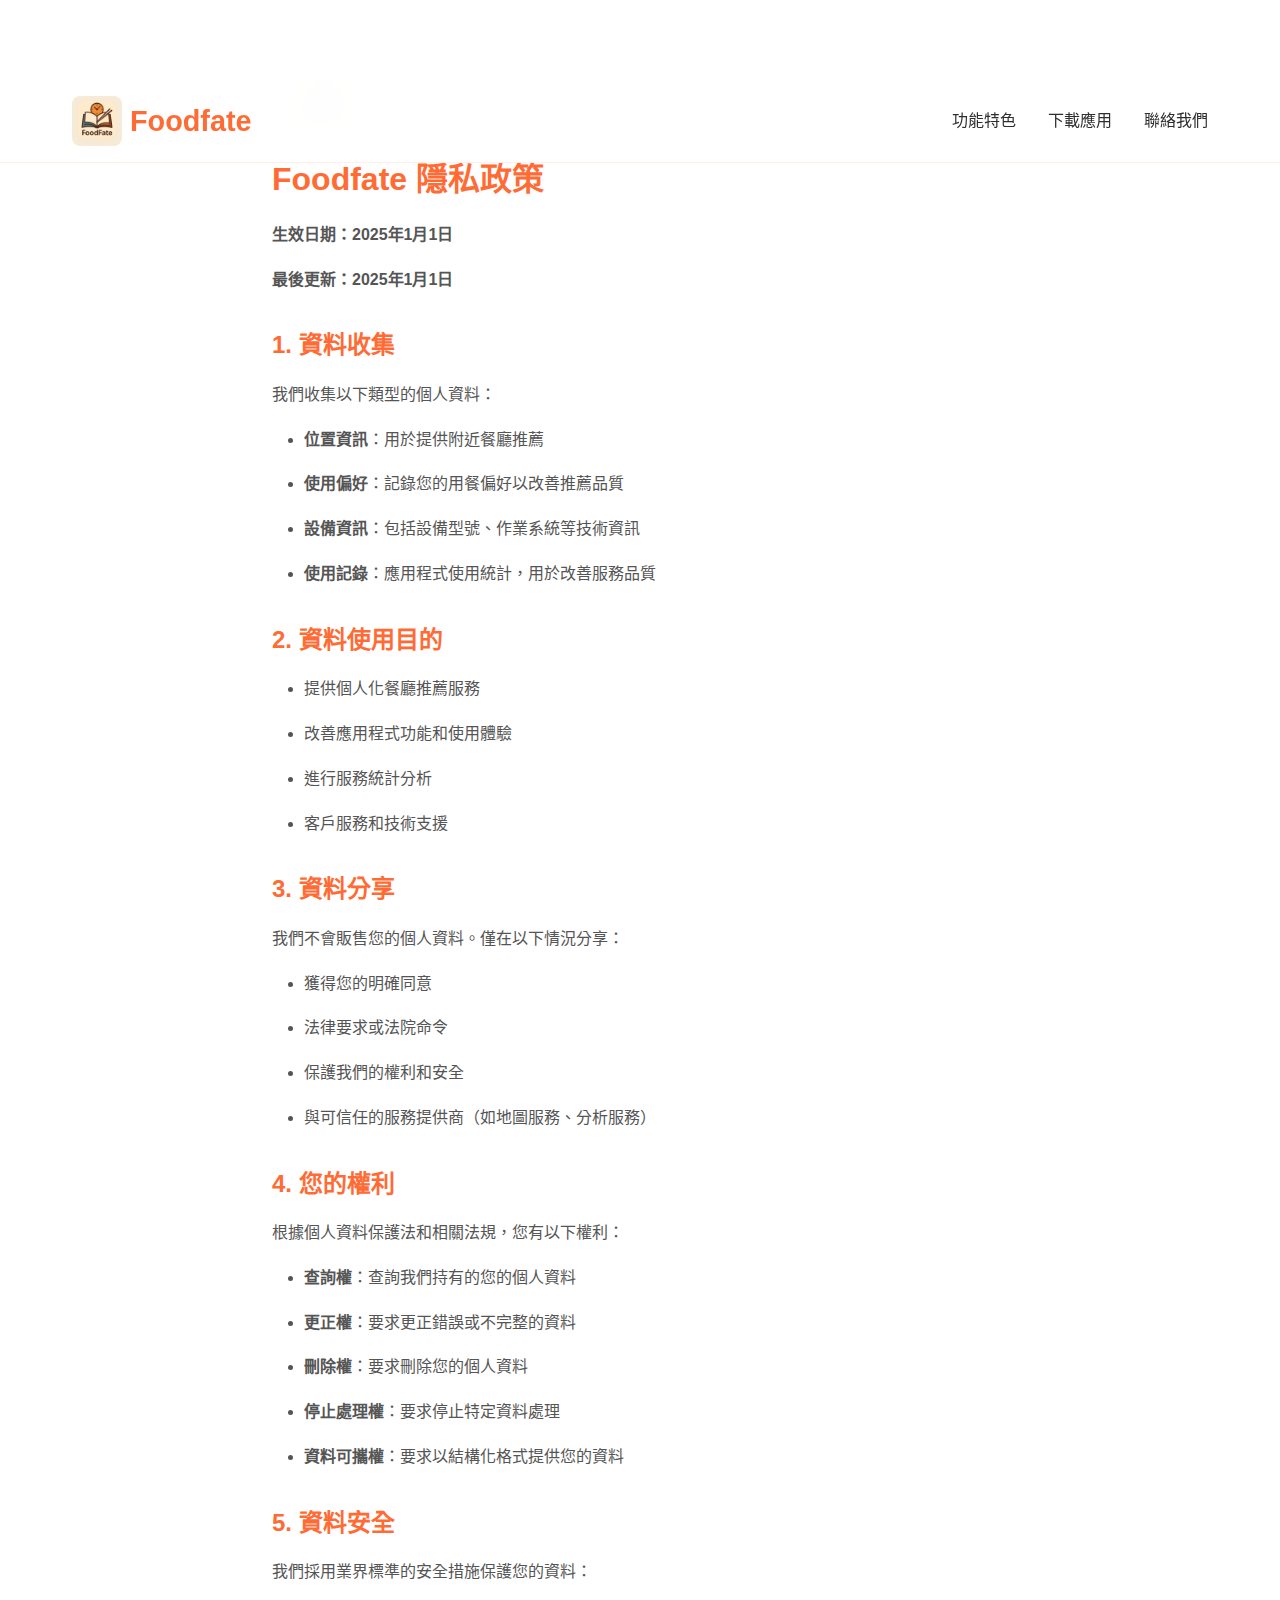
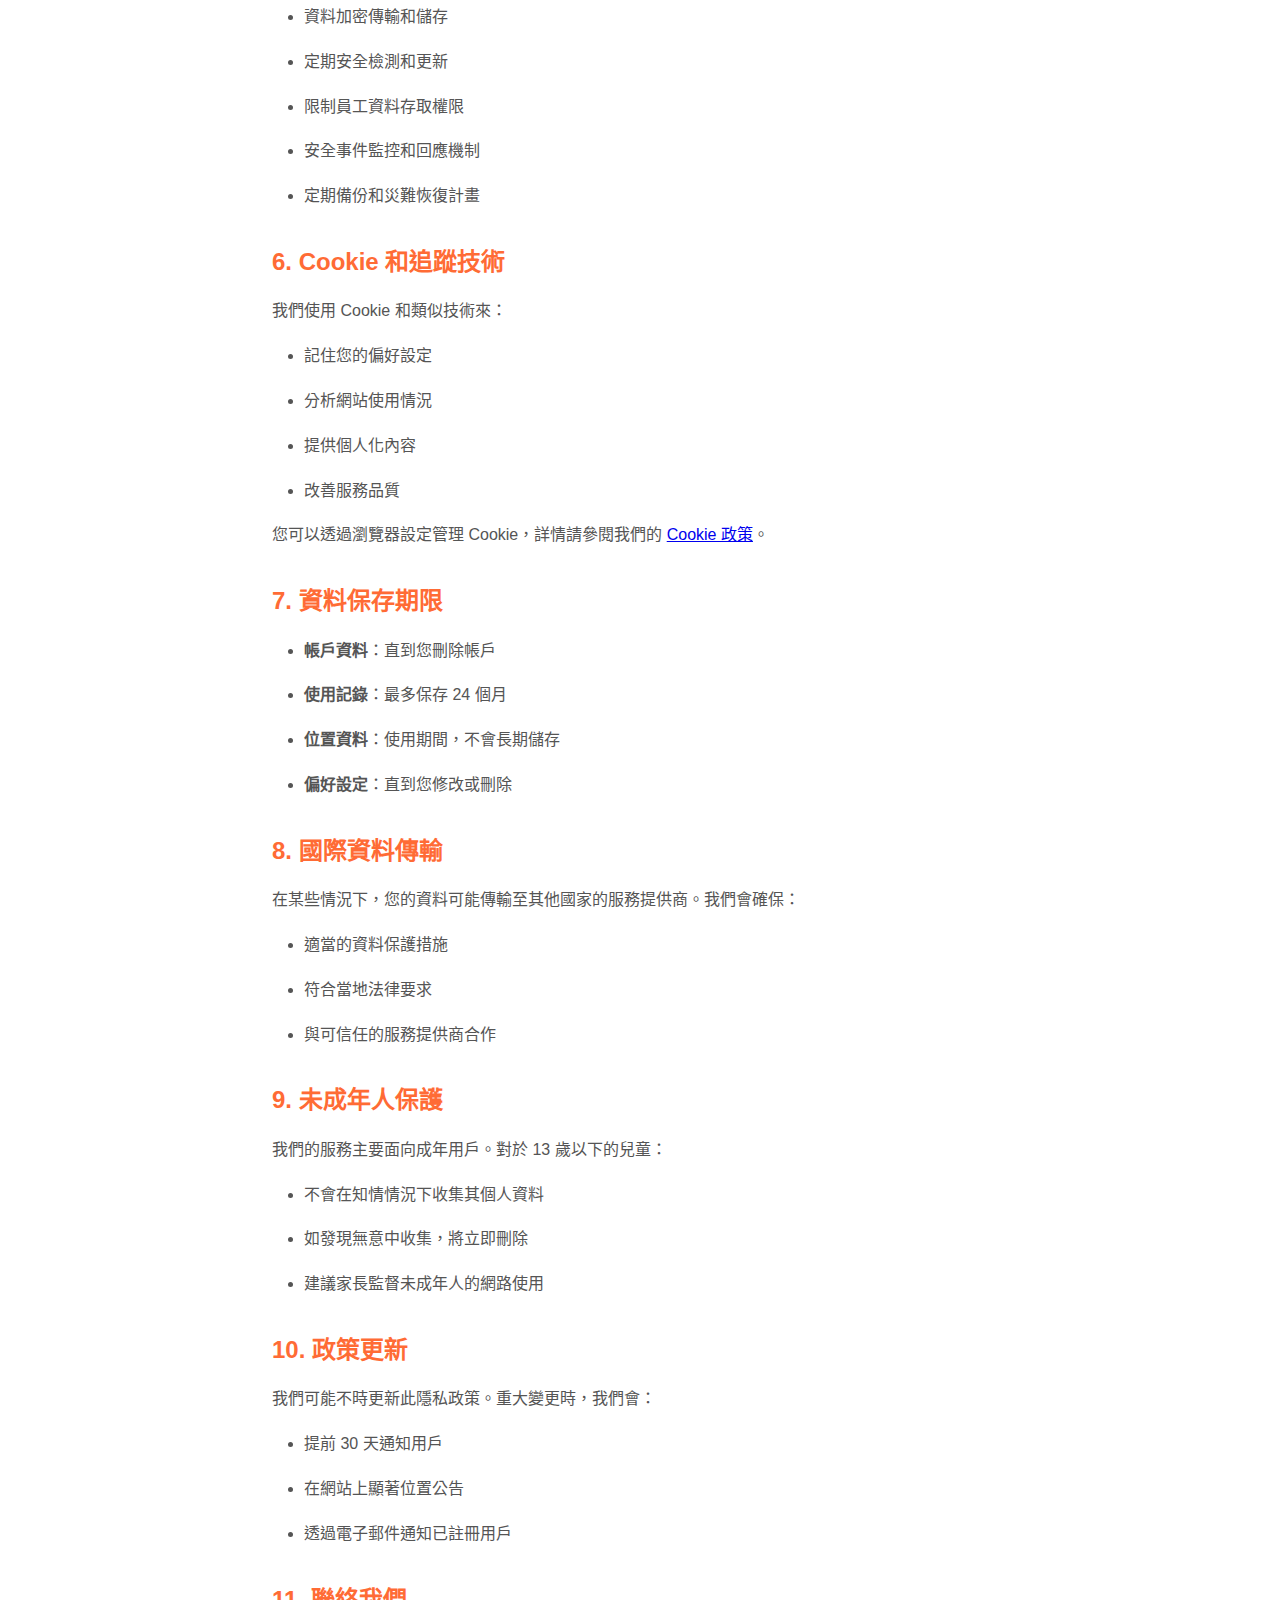
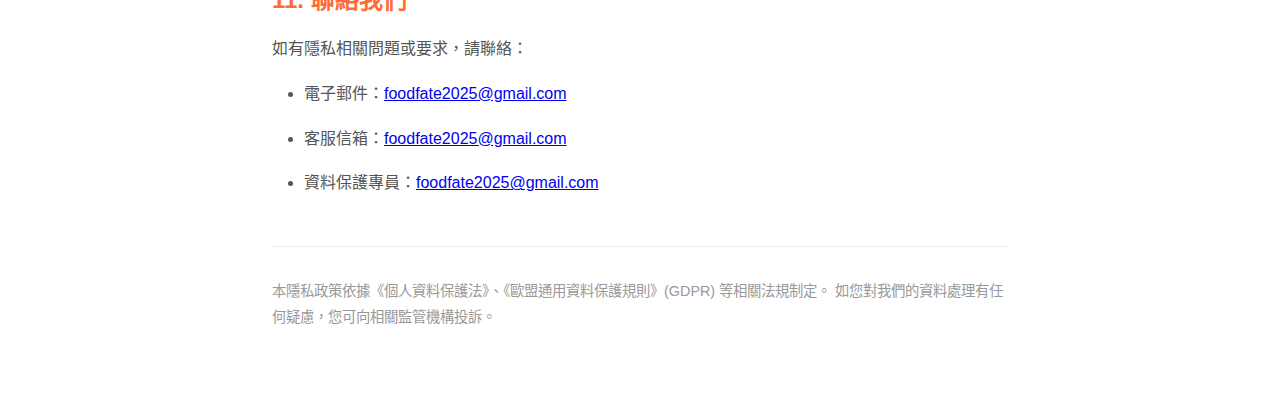
<file: legal/privacy-policy.html>
<!DOCTYPE html>
<html lang="zh-TW">
<head>
    <meta charset="UTF-8">
    <meta name="viewport" content="width=device-width, initial-scale=1.0">
    <title>隱私政策 - Foodfate</title>
    <link rel="stylesheet" href="../assets/css/style.css">
    <style>
        .legal-page {
            padding: 6rem 0 3rem;
            min-height: 100vh;
            background: white;
        }
        .legal-content {
            max-width: 800px;
            margin: 0 auto;
            padding: 0 2rem;
        }
        .legal-content h1 {
            color: #FF6B35;
            margin-bottom: 1rem;
        }
        .legal-content h2 {
            color: #FF6B35;
            margin-top: 2rem;
            margin-bottom: 1rem;
        }
        .legal-content h3 {
            color: #666;
            margin-top: 1.5rem;
            margin-bottom: 0.5rem;
        }
        .legal-content p, .legal-content li {
            color: #555;
            line-height: 1.8;
            margin-bottom: 1rem;
        }
        .legal-content ul {
            padding-left: 2rem;
        }
        .back-link {
            display: inline-block;
            margin-bottom: 2rem;
            color: #FF6B35;
            text-decoration: none;
            font-weight: 600;
        }
        .back-link:hover {
            text-decoration: underline;
        }
    </style>
</head>
<!-- Google tag (gtag.js) -->
<script async src="https://www.googletagmanager.com/gtag/js?id=G-B4VNX8XZ9B"></script>
<script>
  window.dataLayer = window.dataLayer || [];
  function gtag(){dataLayer.push(arguments);}
  gtag('js', new Date());

  gtag('config', 'G-B4VNX8XZ9B');
</script>
<body>
    <!-- 導航欄 -->
    <nav class="navbar">
        <div class="nav-container">
            <a href="../" class="logo">
                <img src="../foodfate_logo.png" alt="Foodfate Logo">
                Foodfate
            </a>
            <ul class="nav-links">
                <li><a href="../#features">功能特色</a></li>
                <li><a href="../#download">下載應用</a></li>
                <li><a href="../#contact">聯絡我們</a></li>
            </ul>
        </div>
    </nav>

    <div class="legal-page">
        <div class="legal-content">
            <a href="../" class="back-link">← 返回首頁</a>
            
            <h1>Foodfate 隱私政策</h1>
            <p><strong>生效日期：2025年1月1日</strong></p>
            <p><strong>最後更新：2025年1月1日</strong></p>

            <h2>1. 資料收集</h2>
            <p>我們收集以下類型的個人資料：</p>
            <ul>
                <li><strong>位置資訊</strong>：用於提供附近餐廳推薦</li>
                <li><strong>使用偏好</strong>：記錄您的用餐偏好以改善推薦品質</li>
                <li><strong>設備資訊</strong>：包括設備型號、作業系統等技術資訊</li>
                <li><strong>使用記錄</strong>：應用程式使用統計，用於改善服務品質</li>
            </ul>

            <h2>2. 資料使用目的</h2>
            <ul>
                <li>提供個人化餐廳推薦服務</li>
                <li>改善應用程式功能和使用體驗</li>
                <li>進行服務統計分析</li>
                <li>客戶服務和技術支援</li>
            </ul>

            <h2>3. 資料分享</h2>
            <p>我們不會販售您的個人資料。僅在以下情況分享：</p>
            <ul>
                <li>獲得您的明確同意</li>
                <li>法律要求或法院命令</li>
                <li>保護我們的權利和安全</li>
                <li>與可信任的服務提供商（如地圖服務、分析服務）</li>
            </ul>

            <h2>4. 您的權利</h2>
            <p>根據個人資料保護法和相關法規，您有以下權利：</p>
            <ul>
                <li><strong>查詢權</strong>：查詢我們持有的您的個人資料</li>
                <li><strong>更正權</strong>：要求更正錯誤或不完整的資料</li>
                <li><strong>刪除權</strong>：要求刪除您的個人資料</li>
                <li><strong>停止處理權</strong>：要求停止特定資料處理</li>
                <li><strong>資料可攜權</strong>：要求以結構化格式提供您的資料</li>
            </ul>

            <h2>5. 資料安全</h2>
            <p>我們採用業界標準的安全措施保護您的資料：</p>
            <ul>
                <li>資料加密傳輸和儲存</li>
                <li>定期安全檢測和更新</li>
                <li>限制員工資料存取權限</li>
                <li>安全事件監控和回應機制</li>
                <li>定期備份和災難恢復計畫</li>
            </ul>

            <h2>6. Cookie 和追蹤技術</h2>
            <p>我們使用 Cookie 和類似技術來：</p>
            <ul>
                <li>記住您的偏好設定</li>
                <li>分析網站使用情況</li>
                <li>提供個人化內容</li>
                <li>改善服務品質</li>
            </ul>
            <p>您可以透過瀏覽器設定管理 Cookie，詳情請參閱我們的 <a href="./cookie-policy.html">Cookie 政策</a>。</p>

            <h2>7. 資料保存期限</h2>
            <ul>
                <li><strong>帳戶資料</strong>：直到您刪除帳戶</li>
                <li><strong>使用記錄</strong>：最多保存 24 個月</li>
                <li><strong>位置資料</strong>：使用期間，不會長期儲存</li>
                <li><strong>偏好設定</strong>：直到您修改或刪除</li>
            </ul>

            <h2>8. 國際資料傳輸</h2>
            <p>在某些情況下，您的資料可能傳輸至其他國家的服務提供商。我們會確保：</p>
            <ul>
                <li>適當的資料保護措施</li>
                <li>符合當地法律要求</li>
                <li>與可信任的服務提供商合作</li>
            </ul>

            <h2>9. 未成年人保護</h2>
            <p>我們的服務主要面向成年用戶。對於 13 歲以下的兒童：</p>
            <ul>
                <li>不會在知情情況下收集其個人資料</li>
                <li>如發現無意中收集，將立即刪除</li>
                <li>建議家長監督未成年人的網路使用</li>
            </ul>

            <h2>10. 政策更新</h2>
            <p>我們可能不時更新此隱私政策。重大變更時，我們會：</p>
            <ul>
                <li>提前 30 天通知用戶</li>
                <li>在網站上顯著位置公告</li>
                <li>透過電子郵件通知已註冊用戶</li>
            </ul>

            <h2>11. 聯絡我們</h2>
            <p>如有隱私相關問題或要求，請聯絡：</p>
            <ul>
                <li>電子郵件：<a href="mailto:foodfate2025@gmail.com">foodfate2025@gmail.com</a></li>
                <li>客服信箱：<a href="mailto:foodfate2025@gmail.com">foodfate2025@gmail.com</a></li>
                <li>資料保護專員：<a href="mailto:foodfate2025@gmail.com">foodfate2025@gmail.com</a></li>
            </ul>

            <p style="margin-top: 3rem; padding-top: 2rem; border-top: 1px solid #eee; color: #999; font-size: 0.9rem;">
                本隱私政策依據《個人資料保護法》、《歐盟通用資料保護規則》(GDPR) 等相關法規制定。
                如您對我們的資料處理有任何疑慮，您可向相關監管機構投訴。
            </p>
        </div>
    </div>
</body>
</html>
</file>
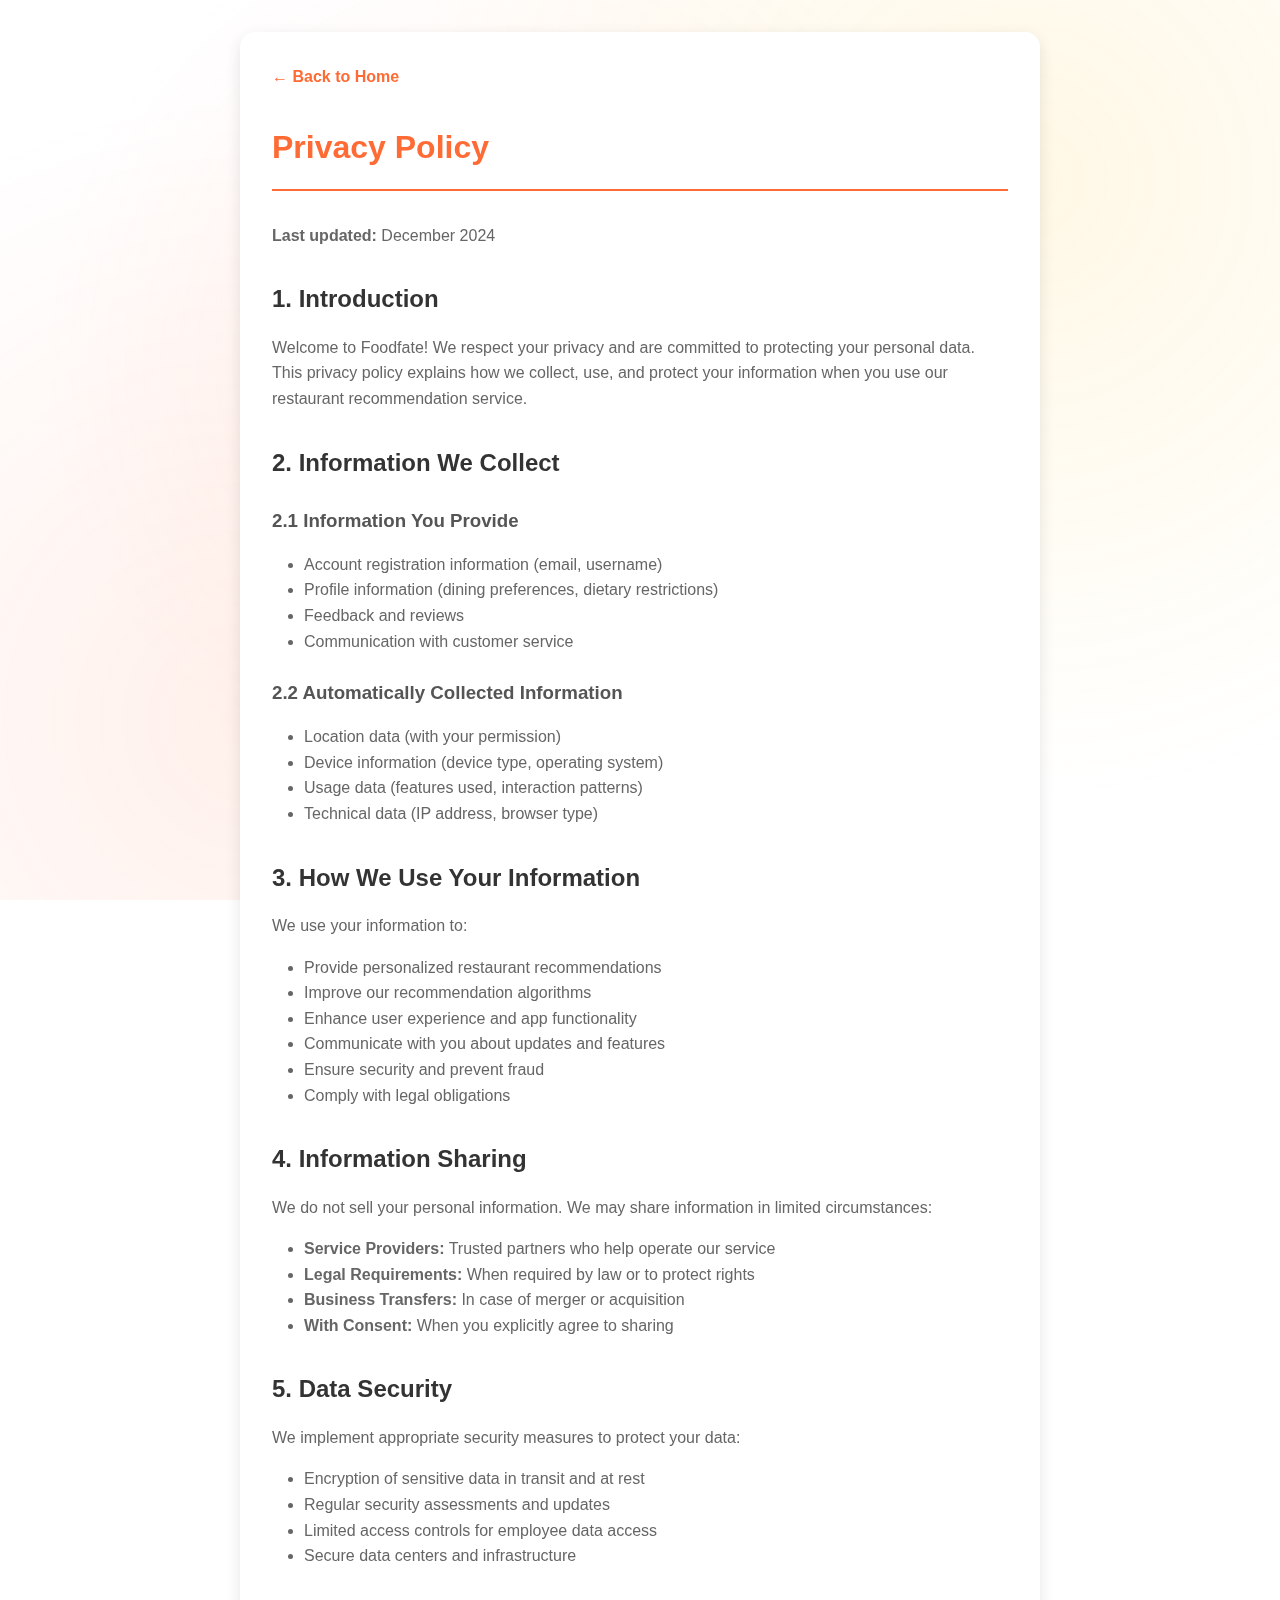
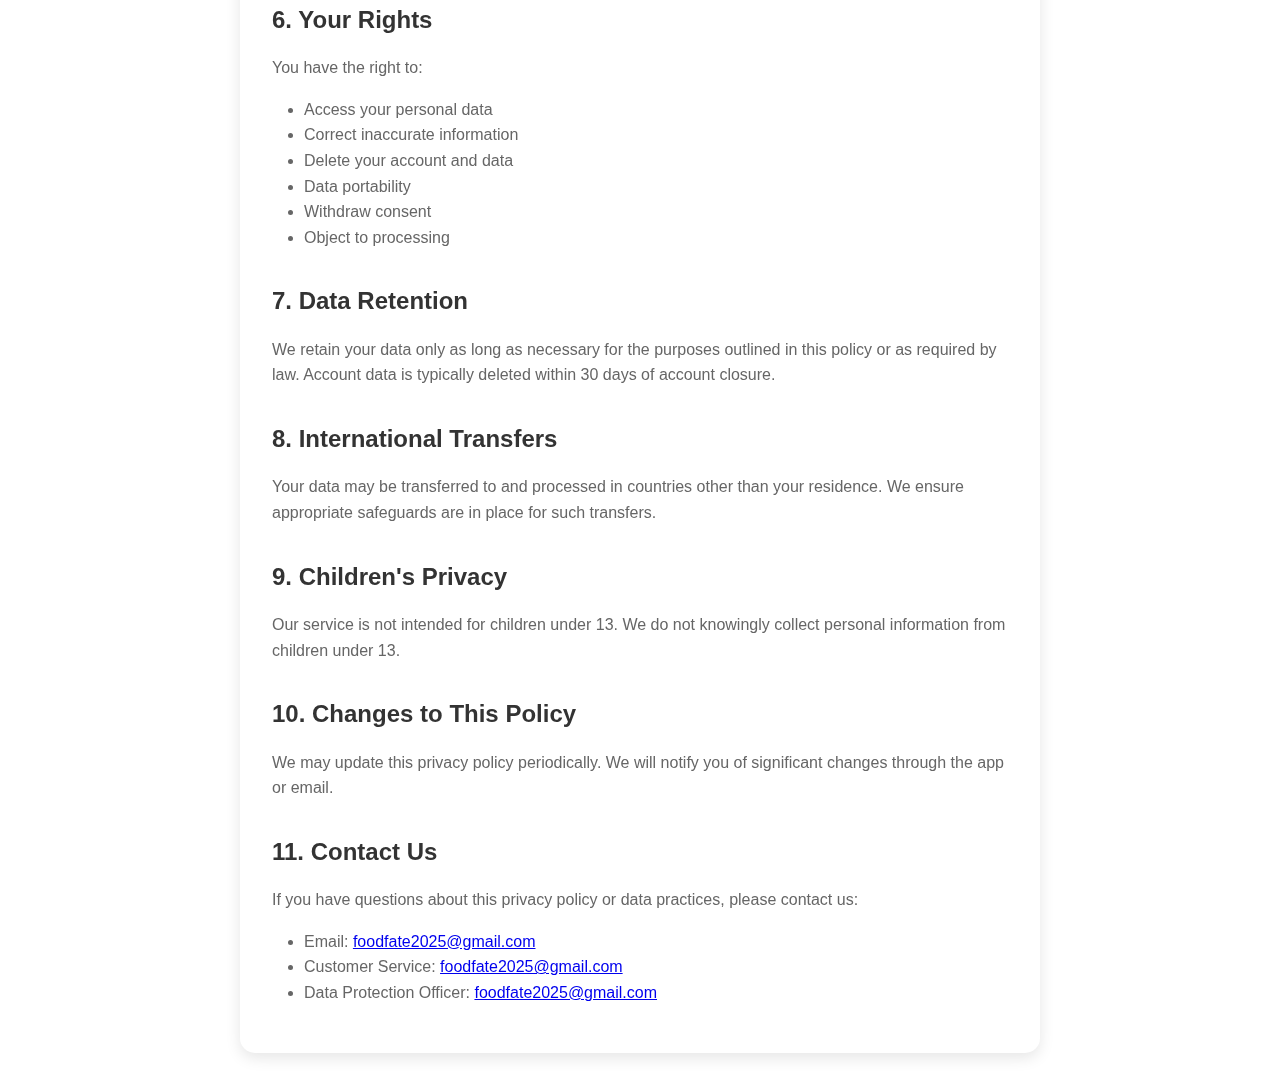
<file: legal/privacy-policy_en.html>
<!DOCTYPE html>
<html lang="en">
<head>
    <meta charset="UTF-8">
    <meta name="viewport" content="width=device-width, initial-scale=1.0">
    <title>Privacy Policy - Foodfate</title>
    <link rel="stylesheet" href="../assets/css/style.css">
    
    <style>
        .legal-document {
            max-width: 800px;
            margin: 2rem auto;
            padding: 2rem;
            background: white;
            border-radius: 15px;
            box-shadow: 0 5px 15px rgba(0, 0, 0, 0.1);
        }
        .legal-document h1 {
            color: #FF6B35;
            border-bottom: 2px solid #FF6B35;
            padding-bottom: 1rem;
            margin-bottom: 2rem;
        }
        .legal-document h2 {
            color: #333;
            margin-top: 2rem;
            margin-bottom: 1rem;
        }
        .legal-document h3 {
            color: #555;
            margin-top: 1.5rem;
            margin-bottom: 0.5rem;
        }
        .legal-document p, .legal-document li {
            line-height: 1.6;
            color: #666;
        }
        .legal-document ul, .legal-document ol {
            margin: 1rem 0;
            padding-left: 2rem;
        }
        .back-link {
            display: inline-block;
            margin-bottom: 2rem;
            color: #FF6B35;
            text-decoration: none;
            font-weight: bold;
        }
        .back-link:hover {
            text-decoration: underline;
        }
    </style>
</head>
<!-- Google tag (gtag.js) -->
<script async src="https://www.googletagmanager.com/gtag/js?id=G-B4VNX8XZ9B"></script>
<script>
  window.dataLayer = window.dataLayer || [];
  function gtag(){dataLayer.push(arguments);}
  gtag('js', new Date());

  gtag('config', 'G-B4VNX8XZ9B');
</script>
<body>
    <div class="container">
        <div class="legal-document">
            <a href="../index_en.html" class="back-link">← Back to Home</a>
            
            <h1>Privacy Policy</h1>
            <p><strong>Last updated:</strong> December 2024</p>
            
            <h2>1. Introduction</h2>
            <p>Welcome to Foodfate! We respect your privacy and are committed to protecting your personal data. This privacy policy explains how we collect, use, and protect your information when you use our restaurant recommendation service.</p>
            
            <h2>2. Information We Collect</h2>
            <h3>2.1 Information You Provide</h3>
            <ul>
                <li>Account registration information (email, username)</li>
                <li>Profile information (dining preferences, dietary restrictions)</li>
                <li>Feedback and reviews</li>
                <li>Communication with customer service</li>
            </ul>
            
            <h3>2.2 Automatically Collected Information</h3>
            <ul>
                <li>Location data (with your permission)</li>
                <li>Device information (device type, operating system)</li>
                <li>Usage data (features used, interaction patterns)</li>
                <li>Technical data (IP address, browser type)</li>
            </ul>
            
            <h2>3. How We Use Your Information</h2>
            <p>We use your information to:</p>
            <ul>
                <li>Provide personalized restaurant recommendations</li>
                <li>Improve our recommendation algorithms</li>
                <li>Enhance user experience and app functionality</li>
                <li>Communicate with you about updates and features</li>
                <li>Ensure security and prevent fraud</li>
                <li>Comply with legal obligations</li>
            </ul>
            
            <h2>4. Information Sharing</h2>
            <p>We do not sell your personal information. We may share information in limited circumstances:</p>
            <ul>
                <li><strong>Service Providers:</strong> Trusted partners who help operate our service</li>
                <li><strong>Legal Requirements:</strong> When required by law or to protect rights</li>
                <li><strong>Business Transfers:</strong> In case of merger or acquisition</li>
                <li><strong>With Consent:</strong> When you explicitly agree to sharing</li>
            </ul>
            
            <h2>5. Data Security</h2>
            <p>We implement appropriate security measures to protect your data:</p>
            <ul>
                <li>Encryption of sensitive data in transit and at rest</li>
                <li>Regular security assessments and updates</li>
                <li>Limited access controls for employee data access</li>
                <li>Secure data centers and infrastructure</li>
            </ul>
            
            <h2>6. Your Rights</h2>
            <p>You have the right to:</p>
            <ul>
                <li>Access your personal data</li>
                <li>Correct inaccurate information</li>
                <li>Delete your account and data</li>
                <li>Data portability</li>
                <li>Withdraw consent</li>
                <li>Object to processing</li>
            </ul>
            
            <h2>7. Data Retention</h2>
            <p>We retain your data only as long as necessary for the purposes outlined in this policy or as required by law. Account data is typically deleted within 30 days of account closure.</p>
            
            <h2>8. International Transfers</h2>
            <p>Your data may be transferred to and processed in countries other than your residence. We ensure appropriate safeguards are in place for such transfers.</p>
            
            <h2>9. Children's Privacy</h2>
            <p>Our service is not intended for children under 13. We do not knowingly collect personal information from children under 13.</p>
            
            <h2>10. Changes to This Policy</h2>
            <p>We may update this privacy policy periodically. We will notify you of significant changes through the app or email.</p>
            
            <h2>11. Contact Us</h2>
            <p>If you have questions about this privacy policy or data practices, please contact us:</p>
            <ul>
                <li>Email: <a href="mailto:foodfate2025@gmail.com">foodfate2025@gmail.com</a></li>
                <li>Customer Service: <a href="mailto:foodfate2025@gmail.com">foodfate2025@gmail.com</a></li>
                <li>Data Protection Officer: <a href="mailto:foodfate2025@gmail.com">foodfate2025@gmail.com</a></li>
            </ul>
        </div>
    </div>
</body>
</html>
</file>
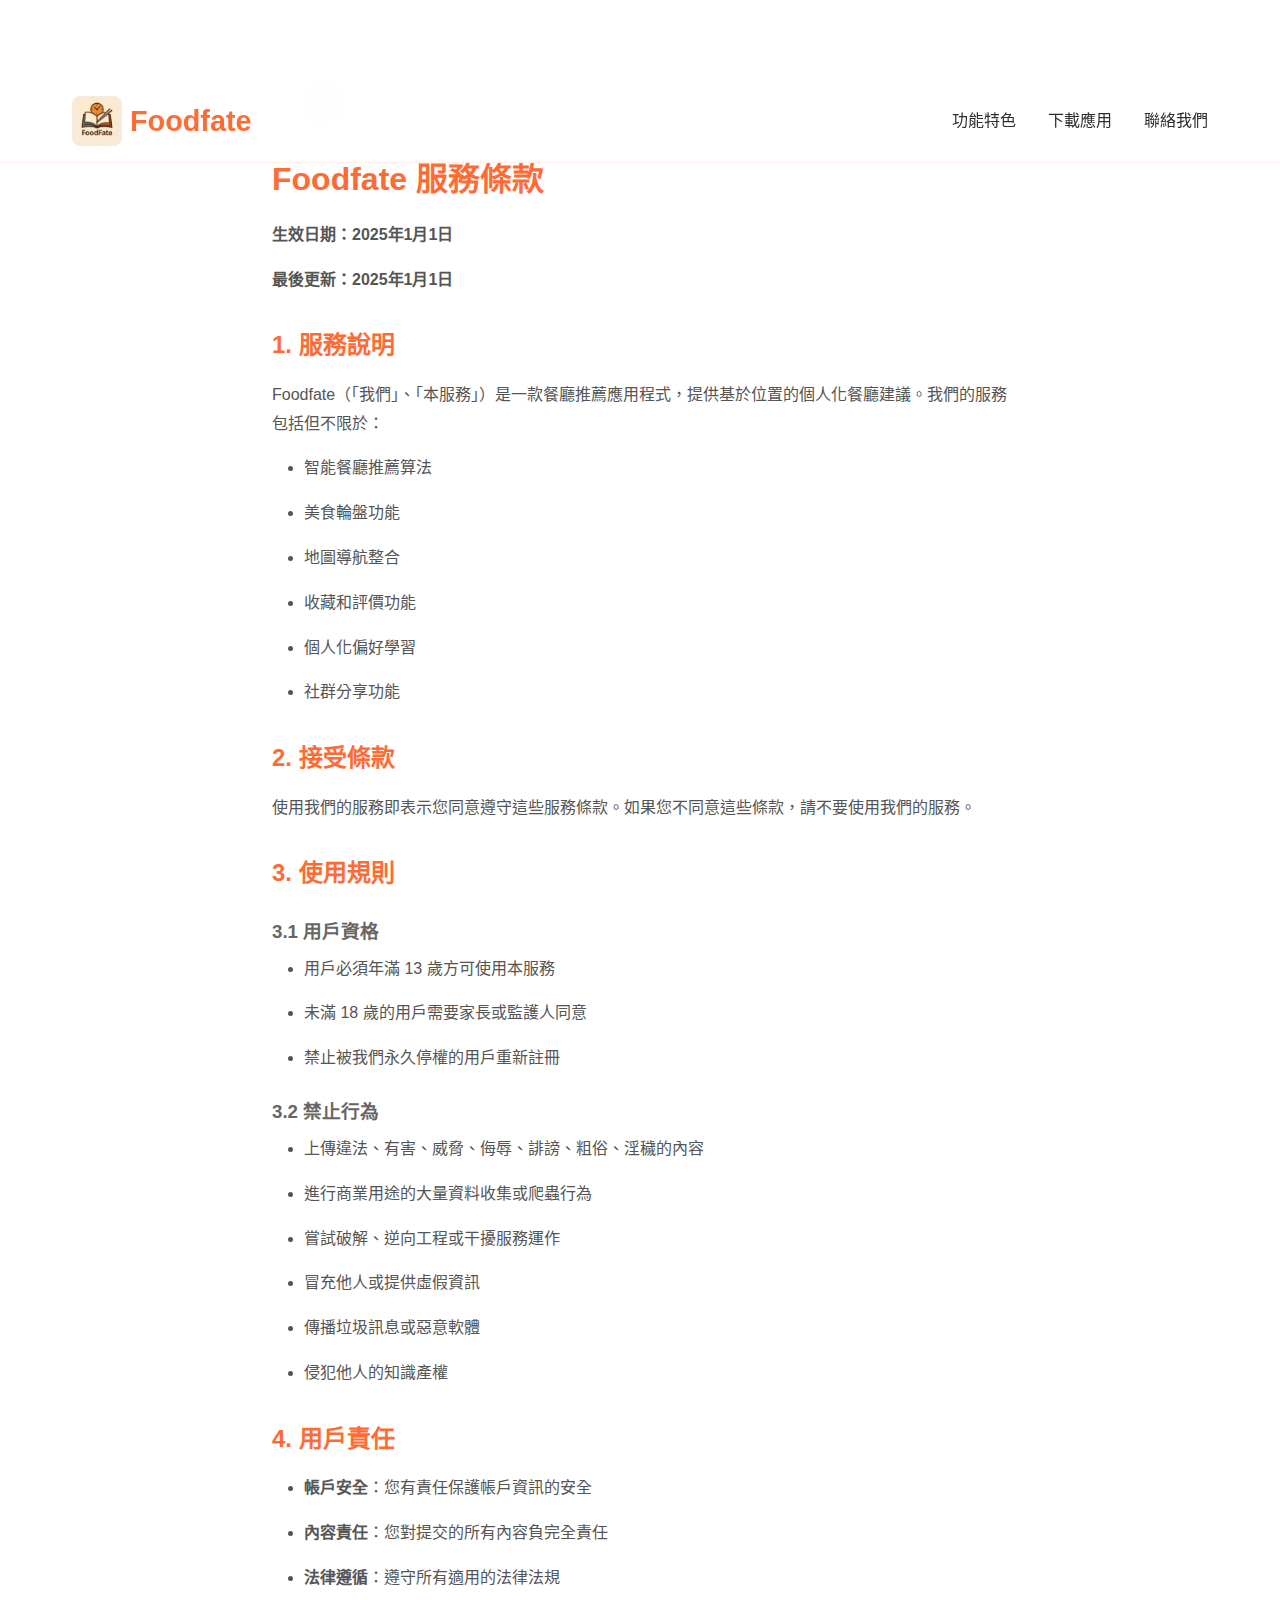
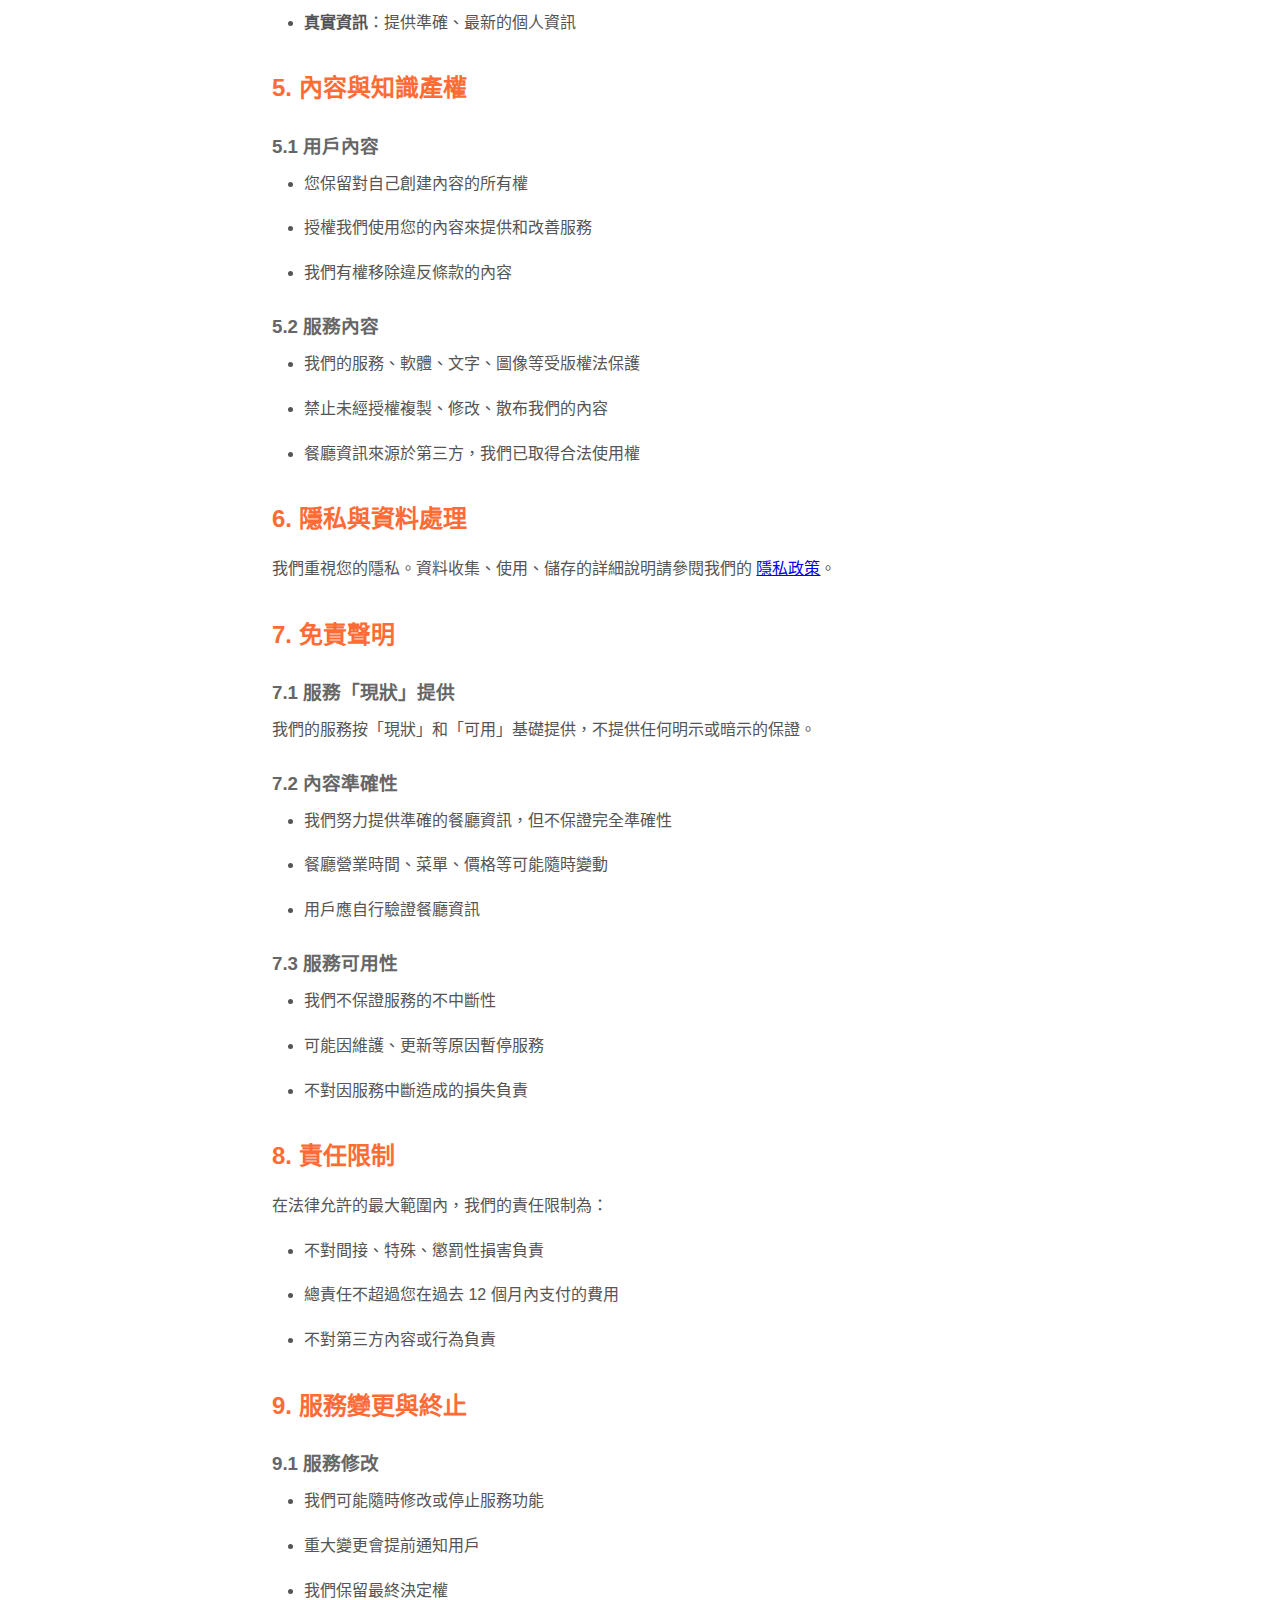
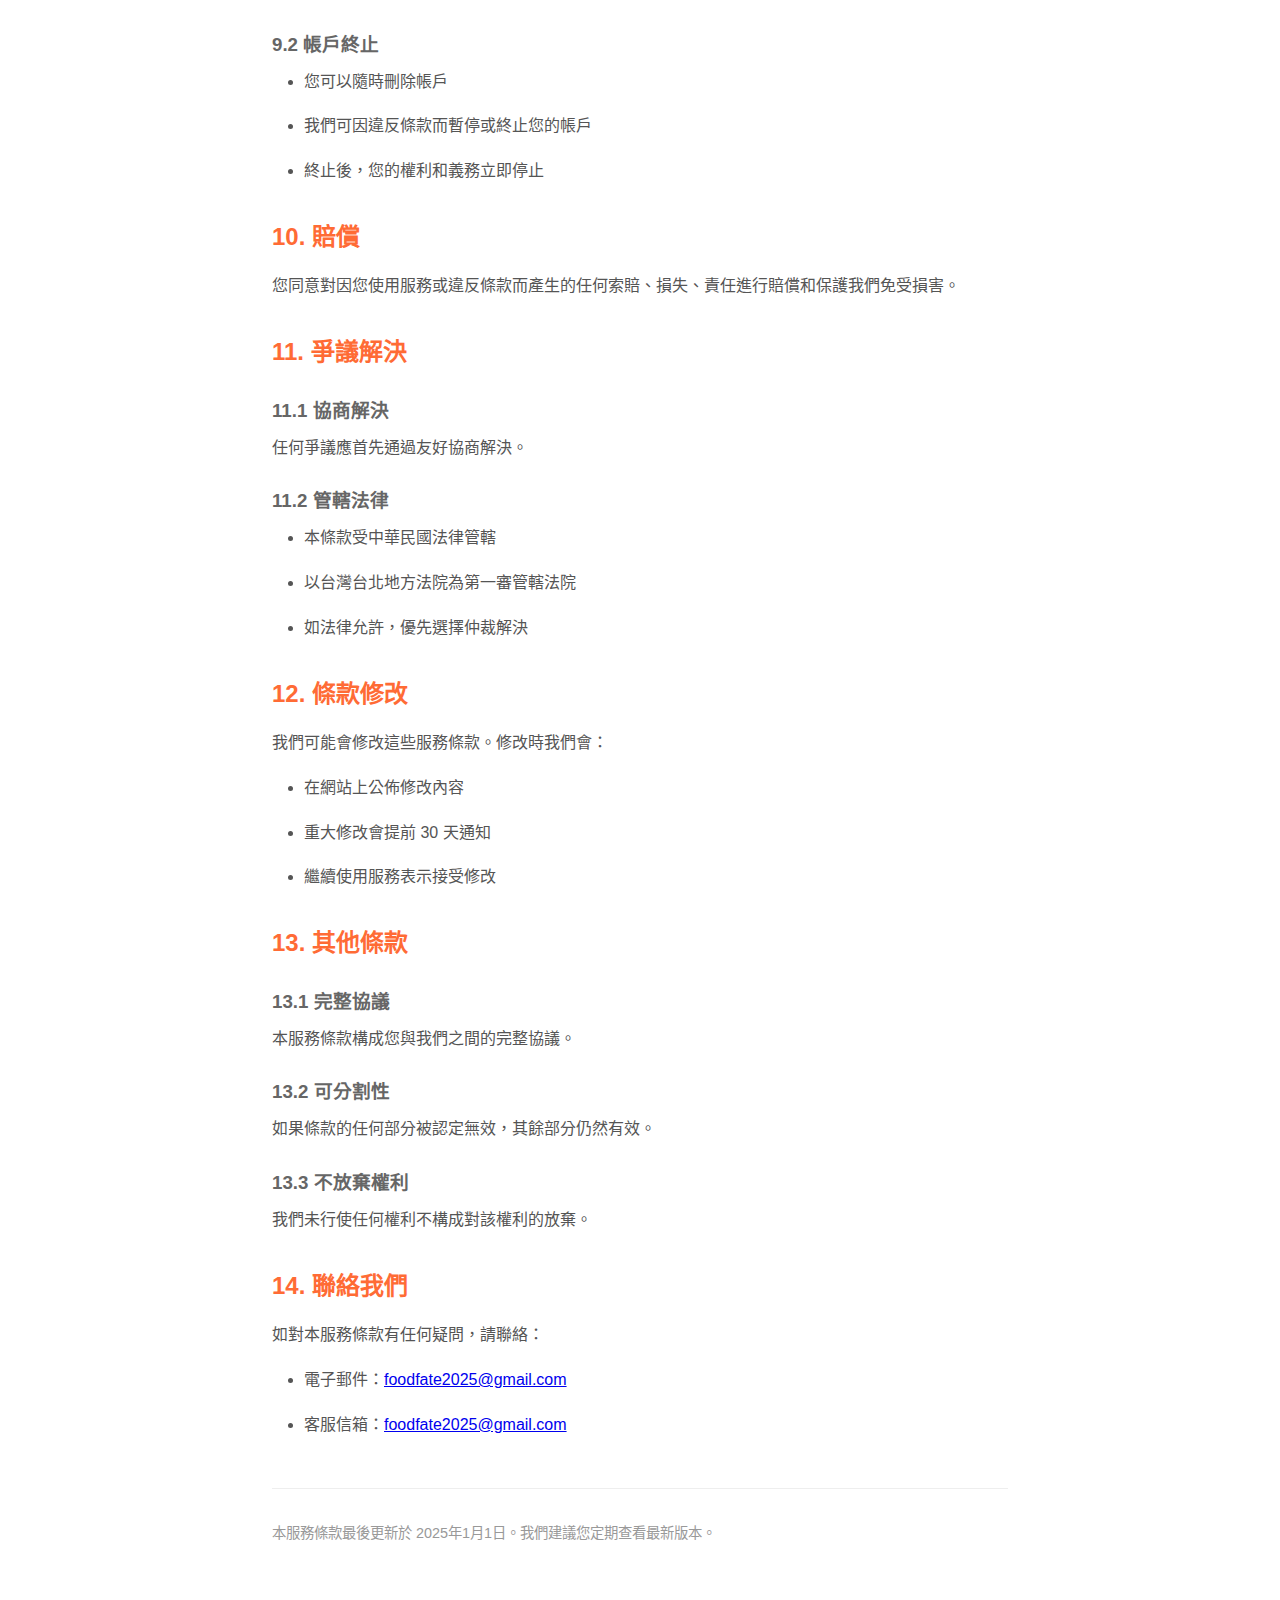
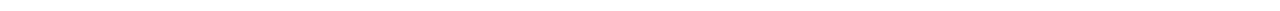
<file: legal/terms-of-service.html>
<!DOCTYPE html>
<html lang="zh-TW">
<head>
    <meta charset="UTF-8">
    <meta name="viewport" content="width=device-width, initial-scale=1.0">
    <title>服務條款 - Foodfate</title>
    <link rel="stylesheet" href="../assets/css/style.css">
    <style>
        .legal-page {
            padding: 6rem 0 3rem;
            min-height: 100vh;
            background: white;
        }
        .legal-content {
            max-width: 800px;
            margin: 0 auto;
            padding: 0 2rem;
        }
        .legal-content h1 {
            color: #FF6B35;
            margin-bottom: 1rem;
        }
        .legal-content h2 {
            color: #FF6B35;
            margin-top: 2rem;
            margin-bottom: 1rem;
        }
        .legal-content h3 {
            color: #666;
            margin-top: 1.5rem;
            margin-bottom: 0.5rem;
        }
        .legal-content p, .legal-content li {
            color: #555;
            line-height: 1.8;
            margin-bottom: 1rem;
        }
        .legal-content ul {
            padding-left: 2rem;
        }
        .back-link {
            display: inline-block;
            margin-bottom: 2rem;
            color: #FF6B35;
            text-decoration: none;
            font-weight: 600;
        }
        .back-link:hover {
            text-decoration: underline;
        }
    </style>
</head>
<!-- Google tag (gtag.js) -->
<script async src="https://www.googletagmanager.com/gtag/js?id=G-B4VNX8XZ9B"></script>
<script>
  window.dataLayer = window.dataLayer || [];
  function gtag(){dataLayer.push(arguments);}
  gtag('js', new Date());

  gtag('config', 'G-B4VNX8XZ9B');
</script>
<body>
    <!-- 導航欄 -->
    <nav class="navbar">
        <div class="nav-container">
            <a href="../" class="logo">
                <img src="../foodfate_logo.png" alt="Foodfate Logo">
                Foodfate
            </a>
            <ul class="nav-links">
                <li><a href="../#features">功能特色</a></li>
                <li><a href="../#download">下載應用</a></li>
                <li><a href="../#contact">聯絡我們</a></li>
            </ul>
        </div>
    </nav>

    <div class="legal-page">
        <div class="legal-content">
            <a href="../" class="back-link">← 返回首頁</a>
            
            <h1>Foodfate 服務條款</h1>
            <p><strong>生效日期：2025年1月1日</strong></p>
            <p><strong>最後更新：2025年1月1日</strong></p>

            <h2>1. 服務說明</h2>
            <p>Foodfate（「我們」、「本服務」）是一款餐廳推薦應用程式，提供基於位置的個人化餐廳建議。我們的服務包括但不限於：</p>
            <ul>
                <li>智能餐廳推薦算法</li>
                <li>美食輪盤功能</li>
                <li>地圖導航整合</li>
                <li>收藏和評價功能</li>
                <li>個人化偏好學習</li>
                <li>社群分享功能</li>
            </ul>

            <h2>2. 接受條款</h2>
            <p>使用我們的服務即表示您同意遵守這些服務條款。如果您不同意這些條款，請不要使用我們的服務。</p>

            <h2>3. 使用規則</h2>
            <h3>3.1 用戶資格</h3>
            <ul>
                <li>用戶必須年滿 13 歲方可使用本服務</li>
                <li>未滿 18 歲的用戶需要家長或監護人同意</li>
                <li>禁止被我們永久停權的用戶重新註冊</li>
            </ul>

            <h3>3.2 禁止行為</h3>
            <ul>
                <li>上傳違法、有害、威脅、侮辱、誹謗、粗俗、淫穢的內容</li>
                <li>進行商業用途的大量資料收集或爬蟲行為</li>
                <li>嘗試破解、逆向工程或干擾服務運作</li>
                <li>冒充他人或提供虛假資訊</li>
                <li>傳播垃圾訊息或惡意軟體</li>
                <li>侵犯他人的知識產權</li>
            </ul>

            <h2>4. 用戶責任</h2>
            <ul>
                <li><strong>帳戶安全</strong>：您有責任保護帳戶資訊的安全</li>
                <li><strong>內容責任</strong>：您對提交的所有內容負完全責任</li>
                <li><strong>法律遵循</strong>：遵守所有適用的法律法規</li>
                <li><strong>真實資訊</strong>：提供準確、最新的個人資訊</li>
            </ul>

            <h2>5. 內容與知識產權</h2>
            <h3>5.1 用戶內容</h3>
            <ul>
                <li>您保留對自己創建內容的所有權</li>
                <li>授權我們使用您的內容來提供和改善服務</li>
                <li>我們有權移除違反條款的內容</li>
            </ul>

            <h3>5.2 服務內容</h3>
            <ul>
                <li>我們的服務、軟體、文字、圖像等受版權法保護</li>
                <li>禁止未經授權複製、修改、散布我們的內容</li>
                <li>餐廳資訊來源於第三方，我們已取得合法使用權</li>
            </ul>

            <h2>6. 隱私與資料處理</h2>
            <p>我們重視您的隱私。資料收集、使用、儲存的詳細說明請參閱我們的 
               <a href="./privacy-policy.html">隱私政策</a>。</p>

            <h2>7. 免責聲明</h2>
            <h3>7.1 服務「現狀」提供</h3>
            <p>我們的服務按「現狀」和「可用」基礎提供，不提供任何明示或暗示的保證。</p>

            <h3>7.2 內容準確性</h3>
            <ul>
                <li>我們努力提供準確的餐廳資訊，但不保證完全準確性</li>
                <li>餐廳營業時間、菜單、價格等可能隨時變動</li>
                <li>用戶應自行驗證餐廳資訊</li>
            </ul>

            <h3>7.3 服務可用性</h3>
            <ul>
                <li>我們不保證服務的不中斷性</li>
                <li>可能因維護、更新等原因暫停服務</li>
                <li>不對因服務中斷造成的損失負責</li>
            </ul>

            <h2>8. 責任限制</h2>
            <p>在法律允許的最大範圍內，我們的責任限制為：</p>
            <ul>
                <li>不對間接、特殊、懲罰性損害負責</li>
                <li>總責任不超過您在過去 12 個月內支付的費用</li>
                <li>不對第三方內容或行為負責</li>
            </ul>

            <h2>9. 服務變更與終止</h2>
            <h3>9.1 服務修改</h3>
            <ul>
                <li>我們可能隨時修改或停止服務功能</li>
                <li>重大變更會提前通知用戶</li>
                <li>我們保留最終決定權</li>
            </ul>

            <h3>9.2 帳戶終止</h3>
            <ul>
                <li>您可以隨時刪除帳戶</li>
                <li>我們可因違反條款而暫停或終止您的帳戶</li>
                <li>終止後，您的權利和義務立即停止</li>
            </ul>

            <h2>10. 賠償</h2>
            <p>您同意對因您使用服務或違反條款而產生的任何索賠、損失、責任進行賠償和保護我們免受損害。</p>

            <h2>11. 爭議解決</h2>
            <h3>11.1 協商解決</h3>
            <p>任何爭議應首先通過友好協商解決。</p>

            <h3>11.2 管轄法律</h3>
            <ul>
                <li>本條款受中華民國法律管轄</li>
                <li>以台灣台北地方法院為第一審管轄法院</li>
                <li>如法律允許，優先選擇仲裁解決</li>
            </ul>

            <h2>12. 條款修改</h2>
            <p>我們可能會修改這些服務條款。修改時我們會：</p>
            <ul>
                <li>在網站上公佈修改內容</li>
                <li>重大修改會提前 30 天通知</li>
                <li>繼續使用服務表示接受修改</li>
            </ul>

            <h2>13. 其他條款</h2>
            <h3>13.1 完整協議</h3>
            <p>本服務條款構成您與我們之間的完整協議。</p>

            <h3>13.2 可分割性</h3>
            <p>如果條款的任何部分被認定無效，其餘部分仍然有效。</p>

            <h3>13.3 不放棄權利</h3>
            <p>我們未行使任何權利不構成對該權利的放棄。</p>

            <h2>14. 聯絡我們</h2>
            <p>如對本服務條款有任何疑問，請聯絡：</p>
            <ul>
                <li>電子郵件：<a href="mailto:foodfate2025@gmail.com">foodfate2025@gmail.com</a></li>
                <li>客服信箱：<a href="mailto:foodfate2025@gmail.com">foodfate2025@gmail.com</a></li>
            </ul>

            <p style="margin-top: 3rem; padding-top: 2rem; border-top: 1px solid #eee; color: #999; font-size: 0.9rem;">
                本服務條款最後更新於 2025年1月1日。我們建議您定期查看最新版本。
            </p>
        </div>
    </div>
</body>
</html>
</file>
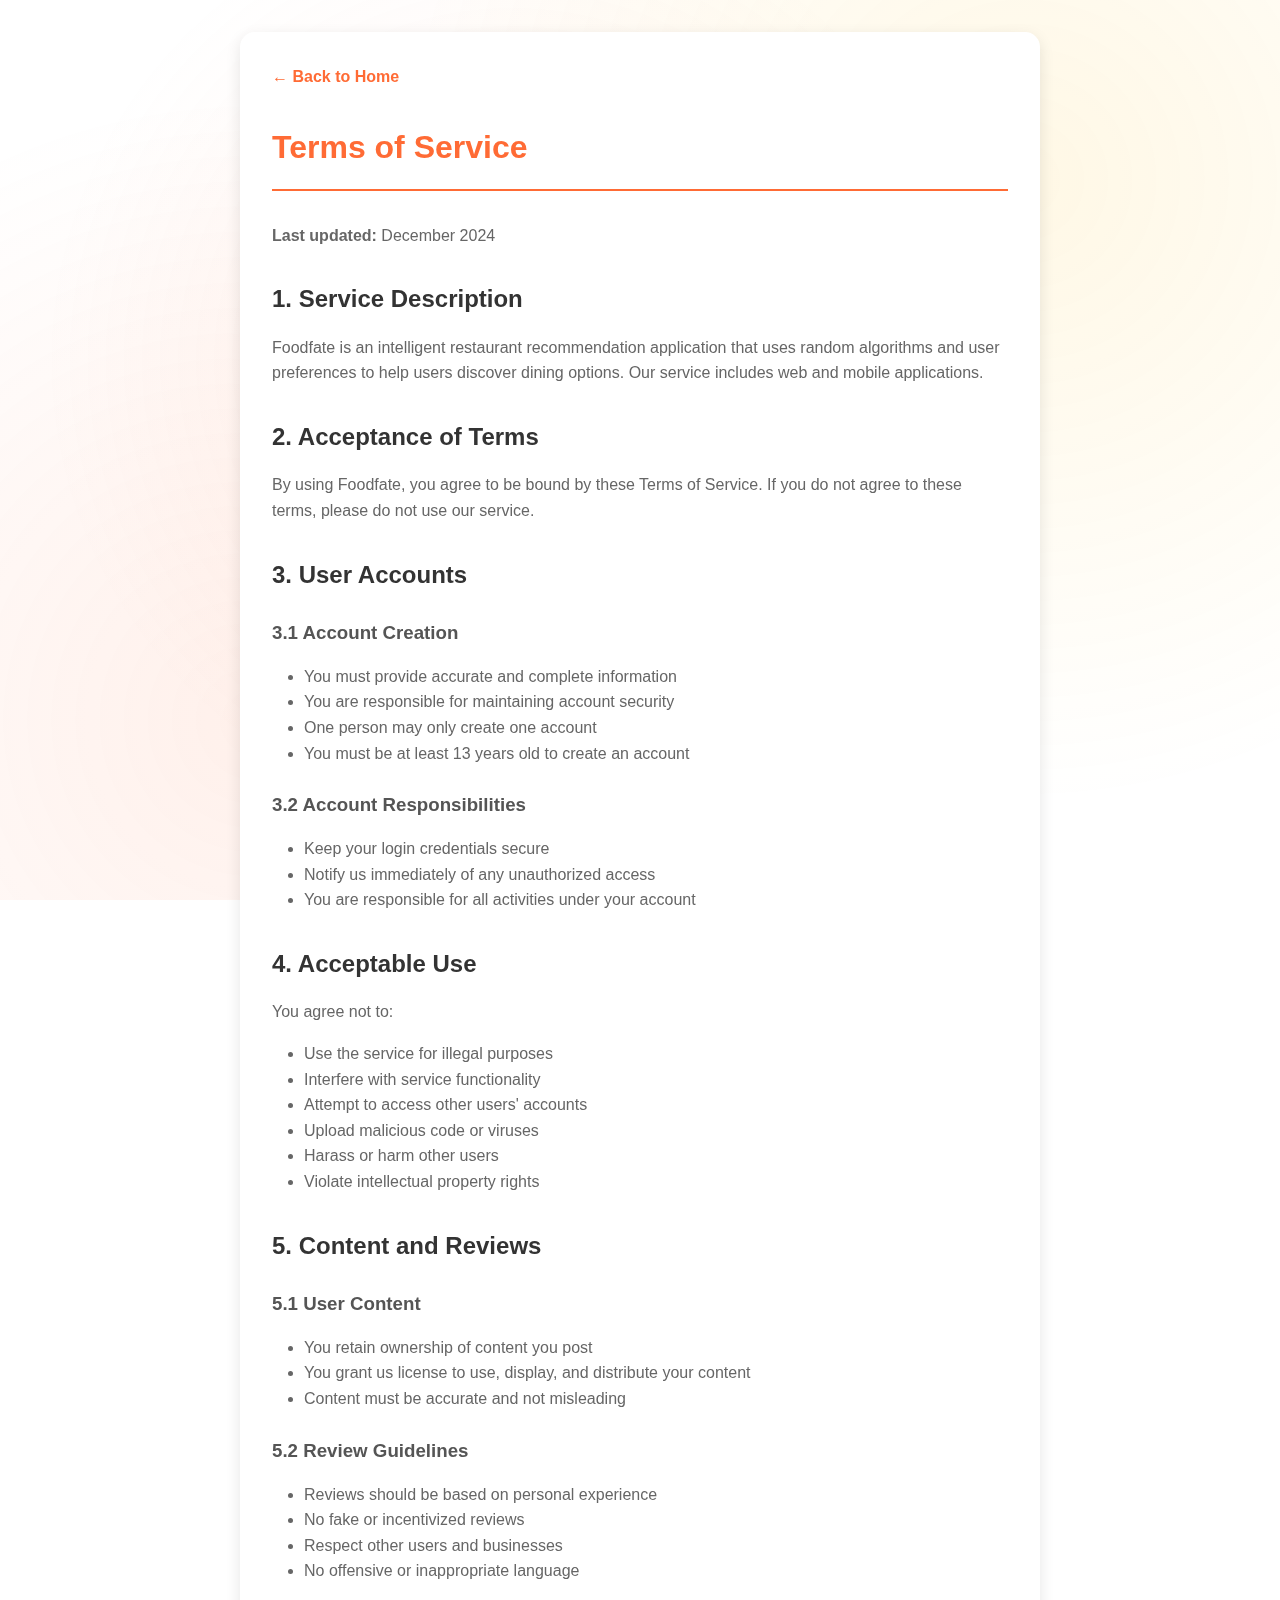
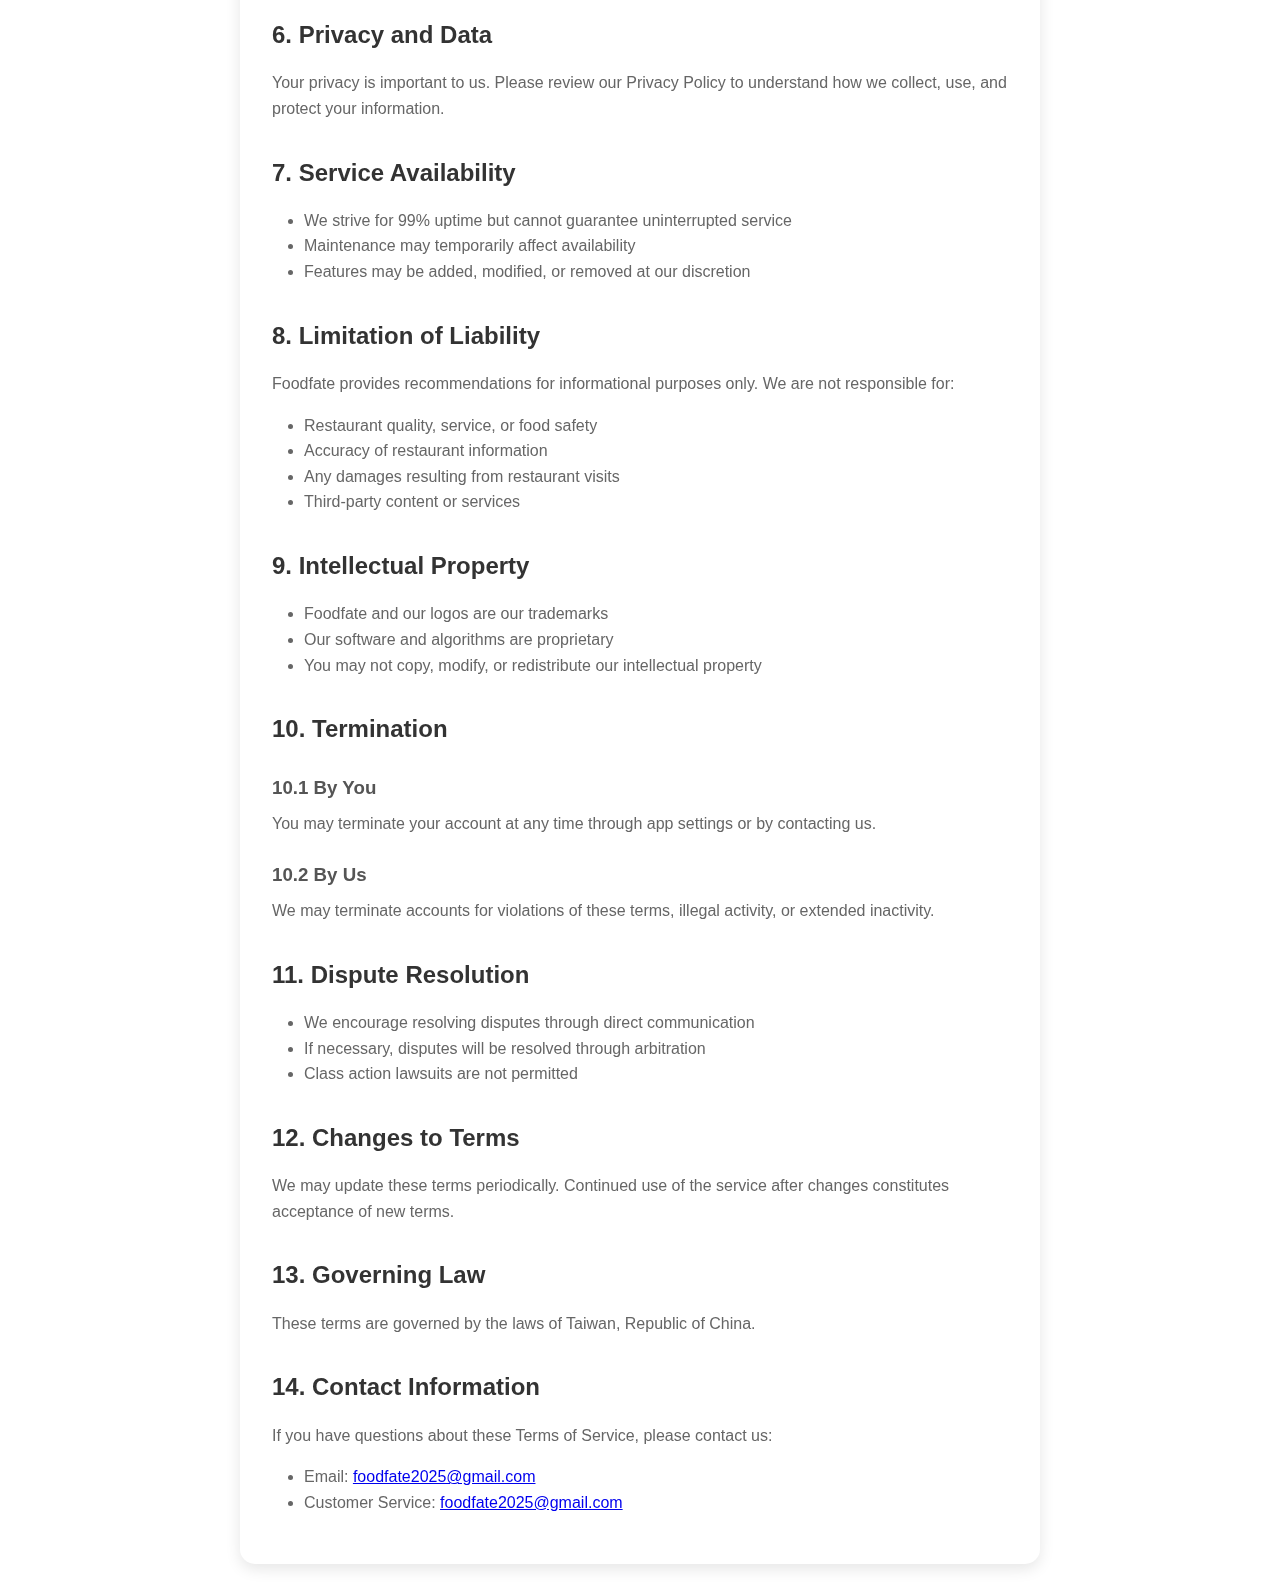
<file: legal/terms-of-service_en.html>
<!DOCTYPE html>
<html lang="en">
<head>
    <meta charset="UTF-8">
    <meta name="viewport" content="width=device-width, initial-scale=1.0">
    <title>Terms of Service - Foodfate</title>
    <link rel="stylesheet" href="../assets/css/style.css">
    
    <style>
        .legal-document {
            max-width: 800px;
            margin: 2rem auto;
            padding: 2rem;
            background: white;
            border-radius: 15px;
            box-shadow: 0 5px 15px rgba(0, 0, 0, 0.1);
        }
        .legal-document h1 {
            color: #FF6B35;
            border-bottom: 2px solid #FF6B35;
            padding-bottom: 1rem;
            margin-bottom: 2rem;
        }
        .legal-document h2 {
            color: #333;
            margin-top: 2rem;
            margin-bottom: 1rem;
        }
        .legal-document h3 {
            color: #555;
            margin-top: 1.5rem;
            margin-bottom: 0.5rem;
        }
        .legal-document p, .legal-document li {
            line-height: 1.6;
            color: #666;
        }
        .legal-document ul, .legal-document ol {
            margin: 1rem 0;
            padding-left: 2rem;
        }
        .back-link {
            display: inline-block;
            margin-bottom: 2rem;
            color: #FF6B35;
            text-decoration: none;
            font-weight: bold;
        }
        .back-link:hover {
            text-decoration: underline;
        }
    </style>
</head>
<!-- Google tag (gtag.js) -->
<script async src="https://www.googletagmanager.com/gtag/js?id=G-B4VNX8XZ9B"></script>
<script>
  window.dataLayer = window.dataLayer || [];
  function gtag(){dataLayer.push(arguments);}
  gtag('js', new Date());

  gtag('config', 'G-B4VNX8XZ9B');
</script>
<body>
    <div class="container">
        <div class="legal-document">
            <a href="../index_en.html" class="back-link">← Back to Home</a>
            
            <h1>Terms of Service</h1>
            <p><strong>Last updated:</strong> December 2024</p>
            
            <h2>1. Service Description</h2>
            <p>Foodfate is an intelligent restaurant recommendation application that uses random algorithms and user preferences to help users discover dining options. Our service includes web and mobile applications.</p>
            
            <h2>2. Acceptance of Terms</h2>
            <p>By using Foodfate, you agree to be bound by these Terms of Service. If you do not agree to these terms, please do not use our service.</p>
            
            <h2>3. User Accounts</h2>
            <h3>3.1 Account Creation</h3>
            <ul>
                <li>You must provide accurate and complete information</li>
                <li>You are responsible for maintaining account security</li>
                <li>One person may only create one account</li>
                <li>You must be at least 13 years old to create an account</li>
            </ul>
            
            <h3>3.2 Account Responsibilities</h3>
            <ul>
                <li>Keep your login credentials secure</li>
                <li>Notify us immediately of any unauthorized access</li>
                <li>You are responsible for all activities under your account</li>
            </ul>
            
            <h2>4. Acceptable Use</h2>
            <p>You agree not to:</p>
            <ul>
                <li>Use the service for illegal purposes</li>
                <li>Interfere with service functionality</li>
                <li>Attempt to access other users' accounts</li>
                <li>Upload malicious code or viruses</li>
                <li>Harass or harm other users</li>
                <li>Violate intellectual property rights</li>
            </ul>
            
            <h2>5. Content and Reviews</h2>
            <h3>5.1 User Content</h3>
            <ul>
                <li>You retain ownership of content you post</li>
                <li>You grant us license to use, display, and distribute your content</li>
                <li>Content must be accurate and not misleading</li>
            </ul>
            
            <h3>5.2 Review Guidelines</h3>
            <ul>
                <li>Reviews should be based on personal experience</li>
                <li>No fake or incentivized reviews</li>
                <li>Respect other users and businesses</li>
                <li>No offensive or inappropriate language</li>
            </ul>
            
            <h2>6. Privacy and Data</h2>
            <p>Your privacy is important to us. Please review our Privacy Policy to understand how we collect, use, and protect your information.</p>
            
            <h2>7. Service Availability</h2>
            <ul>
                <li>We strive for 99% uptime but cannot guarantee uninterrupted service</li>
                <li>Maintenance may temporarily affect availability</li>
                <li>Features may be added, modified, or removed at our discretion</li>
            </ul>
            
            <h2>8. Limitation of Liability</h2>
            <p>Foodfate provides recommendations for informational purposes only. We are not responsible for:</p>
            <ul>
                <li>Restaurant quality, service, or food safety</li>
                <li>Accuracy of restaurant information</li>
                <li>Any damages resulting from restaurant visits</li>
                <li>Third-party content or services</li>
            </ul>
            
            <h2>9. Intellectual Property</h2>
            <ul>
                <li>Foodfate and our logos are our trademarks</li>
                <li>Our software and algorithms are proprietary</li>
                <li>You may not copy, modify, or redistribute our intellectual property</li>
            </ul>
            
            <h2>10. Termination</h2>
            <h3>10.1 By You</h3>
            <p>You may terminate your account at any time through app settings or by contacting us.</p>
            
            <h3>10.2 By Us</h3>
            <p>We may terminate accounts for violations of these terms, illegal activity, or extended inactivity.</p>
            
            <h2>11. Dispute Resolution</h2>
            <ul>
                <li>We encourage resolving disputes through direct communication</li>
                <li>If necessary, disputes will be resolved through arbitration</li>
                <li>Class action lawsuits are not permitted</li>
            </ul>
            
            <h2>12. Changes to Terms</h2>
            <p>We may update these terms periodically. Continued use of the service after changes constitutes acceptance of new terms.</p>
            
            <h2>13. Governing Law</h2>
            <p>These terms are governed by the laws of Taiwan, Republic of China.</p>
            
            <h2>14. Contact Information</h2>
            <p>If you have questions about these Terms of Service, please contact us:</p>
            <ul>
                <li>Email: <a href="mailto:foodfate2025@gmail.com">foodfate2025@gmail.com</a></li>
                <li>Customer Service: <a href="mailto:foodfate2025@gmail.com">foodfate2025@gmail.com</a></li>
            </ul>
        </div>
    </div>
</body>
</html>
</file>
<file: assets/css/style.css>
/* Foodfate 官方網站樣式 */
* {
    margin: 0;
    padding: 0;
    box-sizing: border-box;
}

body {
    font-family: -apple-system, BlinkMacSystemFont, 'Segoe UI', 'Inter', sans-serif;
    line-height: 1.6;
    color: #2e2e2e;
    overflow-x: hidden;
}

/* 背景動畫 */
body::before {
    content: '';
    position: fixed;
    top: 0;
    left: 0;
    width: 100%;
    height: 100%;
    z-index: -2;
    background: 
        radial-gradient(circle at 20% 80%, rgba(255, 107, 53, 0.1) 0%, transparent 50%),
        radial-gradient(circle at 80% 20%, rgba(255, 184, 0, 0.1) 0%, transparent 50%),
        radial-gradient(circle at 40% 40%, rgba(255, 138, 91, 0.1) 0%, transparent 50%);
    animation: backgroundPulse 8s ease-in-out infinite alternate;
}

@keyframes backgroundPulse {
    0% { opacity: 0.3; }
    100% { opacity: 0.6; }
}

.waitlist-content {
    max-width: 600px;
    width: 100%;
    animation: fadeInUp 1s ease-out;
}

.waitlist-logo {
    width: 120px;
    height: 120px;
    margin: 0 auto 2rem;
    border-radius: 20px;
    box-shadow: 0 20px 40px rgba(255, 107, 53, 0.2);
    animation: logoFloat 3s ease-in-out infinite;
}

@keyframes logoFloat {
    0%, 100% { transform: translateY(0px); }
    50% { transform: translateY(-10px); }
}

.waitlist-title {
    font-size: 3.5rem;
    font-weight: 800;
    color: #2e2e2e;
    margin-bottom: 1rem;
    line-height: 1.2;
}

.waitlist-subtitle {
    font-size: 1.4rem;
    color: #666;
    margin-bottom: 3rem;
    line-height: 1.5;
    font-weight: 400;
}

.waitlist-form {
    background: rgba(255, 255, 255, 0.9);
    backdrop-filter: blur(20px);
    border-radius: 20px;
    padding: 3rem;
    box-shadow: 0 30px 60px rgba(255, 107, 53, 0.1);
    border: 1px solid rgba(255, 255, 255, 0.3);
    margin-bottom: 2rem;
}

.waitlist-form h3 {
    font-size: 1.8rem;
    color: #2e2e2e;
    margin-bottom: 1rem;
    font-weight: 600;
}

.waitlist-form p {
    color: #666;
    margin-bottom: 2rem;
    font-size: 1.1rem;
}

.form-group {
    position: relative;
    margin-bottom: 1.5rem;
}

.form-input {
    width: 100%;
    padding: 1.2rem 1.5rem;
    border: 2px solid rgba(255, 107, 53, 0.1);
    border-radius: 15px;
    font-size: 1.1rem;
    background: rgba(255, 255, 255, 0.8);
    transition: all 0.3s ease;
    outline: none;
}

.form-input:focus {
    border-color: #FF6B35;
    box-shadow: 0 0 0 4px rgba(255, 107, 53, 0.1);
    background: white;
}

.form-input::placeholder {
    color: #999;
}

.waitlist-submit {
    width: 100%;
    padding: 1.2rem 2rem;
    background: linear-gradient(135deg, #FF6B35 0%, #FF8A5B 100%);
    color: white;
    border: none;
    border-radius: 15px;
    font-size: 1.2rem;
    font-weight: 600;
    cursor: pointer;
    transition: all 0.3s ease;
    position: relative;
    overflow: hidden;
}

.waitlist-submit:hover {
    transform: translateY(-2px);
    box-shadow: 0 15px 30px rgba(255, 107, 53, 0.4);
}

.waitlist-submit:active {
    transform: translateY(0);
}

.waitlist-submit.loading {
    opacity: 0.8;
    cursor: not-allowed;
}

.success-message {
    background: linear-gradient(135deg, #4CAF50 0%, #45a049 100%);
    color: white;
    padding: 1.5rem;
    border-radius: 15px;
    margin-top: 1rem;
    display: none;
    animation: slideInUp 0.5s ease-out;
}

.error-message {
    background: linear-gradient(135deg, #f44336 0%, #da190b 100%);
    color: white;
    padding: 1.5rem;
    border-radius: 15px;
    margin-top: 1rem;
    display: none;
    animation: slideInUp 0.5s ease-out;
}

@keyframes slideInUp {
    from {
        opacity: 0;
        transform: translateY(20px);
    }
    to {
        opacity: 1;
        transform: translateY(0);
    }
}

.waitlist-benefits {
    text-align: left;
    margin-top: 2rem;
}

.waitlist-benefits h4 {
    color: #2e2e2e;
    margin-bottom: 1rem;
    font-size: 1.3rem;
    font-weight: 600;
}

.benefit-item {
    display: flex;
    align-items: center;
    margin-bottom: 0.8rem;
    color: #666;
}

.benefit-item::before {
    content: '✨';
    margin-right: 0.8rem;
    font-size: 1.2rem;
}

.waitlist-footer {
    margin-top: 3rem;
    padding-top: 2rem;
    border-top: 1px solid rgba(255, 107, 53, 0.1);
}

.existing-users-link {
    display: inline-flex;
    align-items: center;
    gap: 0.5rem;
    color: #FF6B35;
    text-decoration: none;
    font-weight: 500;
    padding: 0.8rem 1.5rem;
    border: 2px solid rgba(255, 107, 53, 0.2);
    border-radius: 50px;
    transition: all 0.3s ease;
    margin: 0 0.5rem;
}

.existing-users-link:hover {
    background: rgba(255, 107, 53, 0.1);
    border-color: rgba(255, 107, 53, 0.4);
    transform: translateY(-2px);
}

/* 響應式設計 */
@media (max-width: 768px) {
    .waitlist-title {
        font-size: 2.5rem;
    }
    
    .waitlist-subtitle {
        font-size: 1.2rem;
    }
    
    .waitlist-form {
        padding: 2rem 1.5rem;
        margin: 0 1rem 2rem;
    }
    
    .waitlist-container {
        padding: 1rem;
    }
    
    .existing-users-link {
        display: block;
        margin: 0.5rem 0;
        text-align: center;
    }
}

@media (max-width: 480px) {
    .waitlist-title {
        font-size: 2rem;
    }
    
    .waitlist-subtitle {
        font-size: 1.1rem;
    }
    
    .waitlist-form {
        padding: 1.5rem 1rem;
    }
}

/* 訊息公布欄 */
.announcement-banner {
    position: fixed;
    top: 0;
    width: 100%;
    background: linear-gradient(90deg, #FF8A65, #FF6B35);
    color: white;
    z-index: 1001;
    padding: 1rem 0;
    box-shadow: 0 4px 20px rgba(255, 107, 53, 0.3);
    animation: slideDown 0.6s ease-out;
}

.announcement-content {
    max-width: 1200px;
    margin: 0 auto;
    display: flex;
    align-items: center;
    justify-content: center;
    gap: 1rem;
    padding: 0 2rem;
    text-align: center;
    position: relative;
}

.announcement-actions {
    display: flex;
    align-items: center;
    gap: 1rem;
}

.btn-join-waitlist {
    background: rgba(255, 255, 255, 0.2);
    border: 2px solid rgba(255, 255, 255, 0.5);
    color: white;
    padding: 0.6rem 1.2rem;
    border-radius: 25px;
    font-size: 0.95rem;
    font-weight: 600;
    cursor: pointer;
    transition: all 0.3s ease;
    backdrop-filter: blur(10px);
}

.btn-join-waitlist:hover {
    background: rgba(255, 255, 255, 0.3);
    border-color: rgba(255, 255, 255, 0.8);
    transform: translateY(-2px);
}

.waitlist-form-container {
    margin-top: 1rem;
    padding: 1.5rem;
    background: rgba(255, 255, 255, 0.95);
    border-radius: 15px;
    backdrop-filter: blur(20px);
    box-shadow: 0 10px 30px rgba(0, 0, 0, 0.1);
    animation: slideDown 0.4s ease-out;
}

.form-row {
    display: flex;
    gap: 0.8rem;
    margin-bottom: 1rem;
    align-items: center;
    flex-wrap: wrap;
}

.form-row input {
    flex: 1;
    min-width: 200px;
    padding: 0.8rem 1rem;
    border: 2px solid rgba(255, 107, 53, 0.2);
    border-radius: 8px;
    font-size: 0.95rem;
    transition: all 0.3s ease;
    outline: none;
}

.form-row input:focus {
    border-color: #FF6B35;
    box-shadow: 0 0 0 3px rgba(255, 107, 53, 0.1);
}

.form-row button {
    background: linear-gradient(135deg, #FF6B35, #FF8A5B);
    color: white;
    border: none;
    padding: 0.8rem 1.5rem;
    border-radius: 8px;
    font-size: 0.95rem;
    font-weight: 600;
    cursor: pointer;
    transition: all 0.3s ease;
    white-space: nowrap;
}

.form-row button:hover {
    transform: translateY(-2px);
    box-shadow: 0 8px 20px rgba(255, 107, 53, 0.3);
}

.interest-select {
    width: 100%;
    padding: 0.8rem 1rem;
    border: 2px solid rgba(255, 107, 53, 0.2);
    border-radius: 8px;
    font-size: 0.9rem;
    background: white;
    transition: all 0.3s ease;
    outline: none;
}

.interest-select:focus {
    border-color: #FF6B35;
    box-shadow: 0 0 0 3px rgba(255, 107, 53, 0.1);
}

.form-feedback {
    margin-top: 1rem;
    padding: 1rem;
    border-radius: 8px;
    font-size: 0.9rem;
    font-weight: 500;
    text-align: center;
    animation: slideInUp 0.4s ease-out;
}

.form-feedback.success {
    background: rgba(76, 175, 80, 0.1);
    color: #4CAF50;
    border: 1px solid rgba(76, 175, 80, 0.2);
}

.form-feedback.error {
    background: rgba(244, 67, 54, 0.1);
    color: #f44336;
    border: 1px solid rgba(244, 67, 54, 0.2);
}

.announcement-icon {
    font-size: 2rem;
    animation: bounce 2s infinite;
}

.announcement-close {
    position: absolute;
    right: 1rem;
    top: 50%;
    transform: translateY(-50%);
    background: rgba(255, 255, 255, 0.2);
    border: none;
    color: white;
    font-size: 1.5rem;
    width: 35px;
    height: 35px;
    border-radius: 50%;
    cursor: pointer;
    display: flex;
    align-items: center;
    justify-content: center;
    transition: all 0.3s ease;
    z-index: 1002;
}

.announcement-close:hover {
    background: rgba(255, 255, 255, 0.3);
    transform: translateY(-50%) scale(1.1);
}

.announcement-text h3 {
    font-size: 1.4rem;
    font-weight: 700;
    margin-bottom: 0.5rem;
}

.announcement-text p {
    font-size: 1.1rem;
    font-weight: 400;
    opacity: 0.95;
}

@keyframes slideDown {
    from {
        transform: translateY(-100%);
        opacity: 0;
    }
    to {
        transform: translateY(0);
        opacity: 1;
    }
}

@keyframes bounce {
    0%, 20%, 50%, 80%, 100% {
        transform: translateY(0);
    }
    40% {
        transform: translateY(-10px);
    }
    60% {
        transform: translateY(-5px);
    }
}

/* 導航欄 */
.navbar {
    position: fixed;
    top: 80px; /* 調整位置以避免與公告橫幅重疊 */
    width: 100%;
    background: rgba(255, 255, 255, 0.95);
    backdrop-filter: blur(20px);
    border-bottom: 1px solid rgba(255, 107, 53, 0.1);
    z-index: 1000;
    padding: 1rem 0;
    transition: all 0.3s ease;
}

.nav-container {
    max-width: 1200px;
    margin: 0 auto;
    display: flex;
    justify-content: space-between;
    align-items: center;
    padding: 0 2rem;
}

.logo {
    font-size: 1.8rem;
    font-weight: 800;
    color: #FF6B35;
    text-decoration: none;
    display: flex;
    align-items: center;
    gap: 0.5rem;
}

.logo img {
    width: 50px;
    height: 50px;
    border-radius: 8px;
}

.nav-links {
    display: flex;
    list-style: none;
    gap: 2rem;
}

.nav-links a {
    text-decoration: none;
    color: #2e2e2e;
    font-weight: 500;
    transition: color 0.3s ease;
}

.nav-links a:hover {
    color: #FF6B35;
}

.mobile-menu-btn {
    display: none;
    background: none;
    border: none;
    font-size: 1.5rem;
    cursor: pointer;
    color: #FF6B35;
}

/* Hero Section */
.hero {
    height: 100vh;
    display: flex;
    align-items: center;
    justify-content: center;
    text-align: center;
    background: linear-gradient(135deg, #fef3f0 0%, #fff8f6 100%);
    position: relative;
    padding-top: 160px; /* 為公告橫幅和導航欄預留空間 */
}

.hero-content {
    max-width: 800px;
    padding: 0 2rem;
    animation: fadeInUp 1s ease-out;
}

@keyframes fadeInUp {
    from {
        opacity: 0;
        transform: translateY(50px);
    }
    to {
        opacity: 1;
        transform: translateY(0);
    }
}

.hero h1 {
    font-size: clamp(3rem, 8vw, 6rem);
    font-weight: 900;
    margin-bottom: 1rem;
    background: linear-gradient(135deg, #FF6B35 0%, #FFB800 50%, #FF8A5B 100%);
    -webkit-background-clip: text;
    -webkit-text-fill-color: transparent;
    background-clip: text;
}

.hero p {
    font-size: 1.3rem;
    margin-bottom: 2rem;
    color: #666;
    animation: fadeInUp 1s ease-out 0.2s both;
}

.cta-buttons {
    display: flex;
    gap: 1rem;
    justify-content: center;
    flex-wrap: wrap;
    animation: fadeInUp 1s ease-out 0.4s both;
}

.btn {
    padding: 1rem 2rem;
    border-radius: 50px;
    text-decoration: none;
    font-weight: 700;
    font-size: 1.1rem;
    transition: all 0.3s cubic-bezier(0.4, 0, 0.2, 1);
    position: relative;
    overflow: hidden;
    border: none;
    cursor: pointer;
    display: inline-flex;
    align-items: center;
    gap: 0.5rem;
}

.btn-primary {
    background: linear-gradient(135deg, #FF6B35 0%, #FF8A5B 100%);
    color: white;
    box-shadow: 0 8px 25px rgba(255, 107, 53, 0.3);
}

.btn-primary:hover {
    transform: translateY(-3px);
    box-shadow: 0 12px 35px rgba(255, 107, 53, 0.4);
}

.btn-secondary {
    background: rgba(255, 255, 255, 0.9);
    color: #FF6B35;
    border: 2px solid #FF6B35;
    backdrop-filter: blur(20px);
}

.btn-secondary:hover {
    background: #FF6B35;
    color: white;
    transform: translateY(-2px);
}

/* Features Section */
.features {
    padding: 5rem 0;
    background: white;
}

.container {
    max-width: 1200px;
    margin: 0 auto;
    padding: 0 2rem;
}

.section-title {
    text-align: center;
    font-size: 2.5rem;
    font-weight: 800;
    color: #2e2e2e;
    margin-bottom: 3rem;
}

.features-grid {
    display: grid;
    grid-template-columns: repeat(auto-fit, minmax(300px, 1fr));
    gap: 2rem;
}

.feature-card {
    background: white;
    padding: 2rem;
    border-radius: 20px;
    text-align: center;
    transition: all 0.3s ease;
    border: 2px solid transparent;
    position: relative;
    overflow: hidden;
}

.feature-card::before {
    content: '';
    position: absolute;
    top: 0;
    left: 0;
    right: 0;
    height: 4px;
    background: linear-gradient(135deg, #FF6B35, #FF8A5B);
    transition: height 0.3s ease;
}

.feature-card:hover {
    transform: translateY(-10px);
    box-shadow: 0 15px 40px rgba(255, 107, 53, 0.2);
}

.feature-icon {
    font-size: 3rem;
    margin-bottom: 1rem;
}

.feature-card h3 {
    color: #2e2e2e;
    margin-bottom: 1rem;
    font-size: 1.3rem;
    font-weight: 700;
}

.feature-card p {
    color: #666;
    line-height: 1.6;
}

/* App Preview Section */
.app-preview {
    padding: 5rem 0;
    background: #f8f9fa;
}

.preview-container {
    display: grid;
    grid-template-columns: 1fr 1fr;
    gap: 3rem;
    align-items: center;
}

.preview-content {
    text-align: left;
}

.preview-content h2 {
    font-size: 2.5rem;
    font-weight: 800;
    color: #2e2e2e;
    margin-bottom: 1rem;
}

.preview-content p {
    font-size: 1.2rem;
    color: #666;
    margin-bottom: 2rem;
    line-height: 1.6;
}

.phone-mockup {
    display: flex;
    justify-content: center;
}

.mock-phone {
    width: 280px;
    height: 560px;
    background: #2e2e2e;
    border-radius: 40px;
    padding: 20px;
    position: relative;
    box-shadow: 0 20px 60px rgba(0, 0, 0, 0.3);
}

.mock-screen {
    width: 100%;
    height: 100%;
    background: linear-gradient(135deg, #fef3f0 0%, #fff8f6 100%);
    border-radius: 25px;
    display: flex;
    align-items: center;
    justify-content: center;
    flex-direction: column;
    gap: 2rem;
    position: relative;
    overflow: hidden;
}

.mock-content {
    text-align: center;
}

.mock-content h3 {
    color: #FF6B35;
    font-size: 1.2rem;
    margin-bottom: 1rem;
}

.mock-roulette {
    width: 120px;
    height: 120px;
    border: 3px solid #FF6B35;
    border-radius: 50%;
    display: flex;
    align-items: center;
    justify-content: center;
    font-size: 2rem;
    animation: spin 3s linear infinite;
    background: rgba(255, 107, 53, 0.1);
    margin: 0 auto 1rem;
}

@keyframes spin {
    from { transform: rotate(0deg); }
    to { transform: rotate(360deg); }
}

/* Download Section */
.download {
    padding: 5rem 0;
    background: white;
    text-align: center;
}

.download-buttons {
    display: flex;
    gap: 1rem;
    justify-content: center;
    flex-wrap: wrap;
    margin-top: 2rem;
}

.download-btn {
    display: flex;
    align-items: center;
    gap: 0.5rem;
    padding: 1rem 2rem;
    background: #2e2e2e;
    color: white;
    text-decoration: none;
    border-radius: 10px;
    transition: all 0.3s ease;
    border: none;
    cursor: pointer;
    font-family: inherit;
    font-size: 1rem;
}

.download-btn:hover {
    background: #FF6B35;
    transform: translateY(-2px);
}

/* Beta Info Section */
.beta-info {
    background: rgba(255, 107, 53, 0.1);
    padding: 2rem;
    border-radius: 15px;
    margin-top: 2rem;
    text-align: left;
}

.beta-info h4 {
    color: #FF6B35;
    margin-bottom: 1rem;
    font-size: 1.2rem;
}

.beta-info ul {
    color: #666;
    padding-left: 1.5rem;
}

.beta-info li {
    margin-bottom: 0.5rem;
}

/* About Section */
.about {
    padding: 5rem 0;
    background: #f8f9fa;
}

.about-content {
    display: grid;
    grid-template-columns: 1fr 1fr;
    gap: 3rem;
    margin-top: 2rem;
}

.about-text h3 {
    color: #FF6B35;
    margin-bottom: 1rem;
    font-size: 1.3rem;
}

.about-text ul {
    list-style: none;
    padding: 0;
    margin-top: 1rem;
}

.about-text li {
    margin-bottom: 1rem;
    padding-left: 1rem;
    color: #666;
    line-height: 1.6;
}

.about-features h3 {
    color: #FF6B35;
    margin-bottom: 1.5rem;
    font-size: 1.3rem;
}

.feature-highlight {
    display: flex;
    flex-direction: column;
    gap: 1.5rem;
}

.highlight-item {
    display: flex;
    align-items: flex-start;
    gap: 1rem;
    padding: 1rem;
    background: white;
    border-radius: 10px;
    box-shadow: 0 2px 10px rgba(0, 0, 0, 0.05);
}

.highlight-icon {
    font-size: 1.5rem;
    background: rgba(255, 107, 53, 0.1);
    padding: 0.5rem;
    border-radius: 8px;
    min-width: 40px;
    display: flex;
    align-items: center;
    justify-content: center;
}

.highlight-item h4 {
    color: #333;
    margin-bottom: 0.5rem;
    font-size: 1rem;
}

.highlight-item p {
    color: #666;
    font-size: 0.9rem;
    line-height: 1.5;
    margin: 0;
}

/* 故事化內容樣式 */
.story-text {
    font-size: 1.1rem;
    line-height: 1.8;
    color: #555;
    margin-bottom: 1.5rem;
    padding: 1rem;
    background: rgba(255, 107, 53, 0.05);
    border-radius: 12px;
    border-left: 4px solid #FF6B35;
}

.story-highlight {
    font-size: 1.2rem;
    font-weight: 600;
    color: #FF6B35;
    text-align: center;
    margin: 2rem 0;
    padding: 1rem;
    background: linear-gradient(135deg, rgba(255, 107, 53, 0.1), rgba(255, 184, 0, 0.1));
    border-radius: 15px;
    border: 2px solid rgba(255, 107, 53, 0.2);
}

/* Future Development Section */
.future {
    padding: 5rem 0;
    background: white;
}

.future-content {
    margin-top: 2rem;
}

.development-phases {
    display: grid;
    grid-template-columns: repeat(auto-fit, minmax(300px, 1fr));
    gap: 2rem;
    margin-bottom: 3rem;
}

.phase-card {
    background: white;
    border: 2px solid #f0f0f0;
    border-radius: 15px;
    padding: 2rem;
    transition: all 0.3s ease;
}

.phase-card:hover {
    border-color: #FF6B35;
    transform: translateY(-5px);
    box-shadow: 0 10px 30px rgba(255, 107, 53, 0.1);
}

.phase-header {
    margin-bottom: 1.5rem;
}

.phase-number {
    background: linear-gradient(135deg, #FF6B35, #FF8A5B);
    color: white;
    padding: 0.3rem 0.8rem;
    border-radius: 20px;
    font-size: 0.8rem;
    font-weight: bold;
}

.phase-header h3 {
    color: #333;
    margin: 0.5rem 0;
    font-size: 1.2rem;
}

.phase-status {
    color: #666;
    font-size: 0.9rem;
    margin: 0;
}

.phase-features {
    list-style: none;
    padding: 0;
    margin: 0;
}

.phase-features li {
    padding: 0.5rem 0;
    color: #666;
    border-bottom: 1px solid #f0f0f0;
}

.phase-features li:last-child {
    border-bottom: none;
}

.innovation-features {
    margin-top: 3rem;
}

.innovation-features h3 {
    color: #FF6B35;
    margin-bottom: 2rem;
    font-size: 1.3rem;
    text-align: center;
}

.innovation-grid {
    display: grid;
    grid-template-columns: repeat(auto-fit, minmax(250px, 1fr));
    gap: 2rem;
}

.innovation-item {
    display: flex;
    align-items: flex-start;
    gap: 1rem;
    padding: 1.5rem;
    background: #f8f9fa;
    border-radius: 15px;
    transition: all 0.3s ease;
}

.innovation-item:hover {
    background: white;
    box-shadow: 0 5px 20px rgba(0, 0, 0, 0.1);
}

.innovation-icon {
    font-size: 1.5rem;
    background: rgba(255, 107, 53, 0.1);
    padding: 0.8rem;
    border-radius: 10px;
    min-width: 50px;
    display: flex;
    align-items: center;
    justify-content: center;
}

.innovation-item h4 {
    color: #333;
    margin-bottom: 0.5rem;
    font-size: 1rem;
}

.innovation-item p {
    color: #666;
    font-size: 0.9rem;
    line-height: 1.5;
    margin: 0;
}

.author-info p {
    color: #666;
    font-size: 0.9rem;
}

/* Footer */
.footer {
    background: #2e2e2e;
    color: white;
    padding: 3rem 0;
}

.footer-content {
    display: grid;
    grid-template-columns: repeat(auto-fit, minmax(250px, 1fr));
    gap: 2rem;
}

.footer-section h3 {
    color: #FF6B35;
    margin-bottom: 1rem;
}

.footer-section a {
    color: #ccc;
    text-decoration: none;
    transition: color 0.3s ease;
    display: block;
    margin-bottom: 0.5rem;
}

.footer-section a:hover {
    color: #FF6B35;
}

.footer-bottom {
    border-top: 1px solid #444;
    margin-top: 2rem;
    padding-top: 2rem;
    color: #ccc;
}

.footer-bottom a {
    color: #999 !important;
    text-decoration: none;
    transition: color 0.3s ease;
}

.footer-bottom a:hover {
    color: #FF6B35 !important;
}

/* Modal */
.modal {
    display: none;
    position: fixed;
    z-index: 2000;
    left: 0;
    top: 0;
    width: 100%;
    height: 100%;
    background-color: rgba(0, 0, 0, 0.5);
    backdrop-filter: blur(5px);
}

.modal-content {
    background: white;
    margin: 5% auto;
    padding: 2rem;
    border-radius: 20px;
    width: 90%;
    max-width: 600px;
    max-height: 80vh;
    overflow-y: auto;
    position: relative;
}

.close {
    position: absolute;
    right: 1rem;
    top: 1rem;
    font-size: 2rem;
    cursor: pointer;
    color: #ccc;
}

.close:hover {
    color: #FF6B35;
}

/* Modal內容樣式 */
.modal-content h2 {
    color: #FF6B35;
    margin-bottom: 1rem;
    font-size: 1.8rem;
}

.modal-content h3 {
    color: #333;
    margin: 1.5rem 0 1rem 0;
    font-size: 1.3rem;
}

.modal-content h4 {
    color: #FF6B35;
    margin: 1rem 0 0.5rem 0;
    font-size: 1.1rem;
}

/* 下載選項樣式 */
.download-options {
    display: flex;
    flex-direction: column;
    gap: 1rem;
    margin: 1rem 0;
}

.download-options .btn {
    justify-content: flex-start;
    width: 100%;
    text-align: left;
}

.apk-info {
    margin: 1rem 0;
    padding: 1rem;
    background: rgba(255, 107, 53, 0.1);
    border-radius: 8px;
    border-left: 4px solid #FF6B35;
}

.apk-info h4 {
    color: #FF6B35;
    margin-bottom: 0.5rem;
}

.apk-info ul {
    margin: 0;
    padding-left: 1.5rem;
}

.apk-info li {
    color: #666;
    font-size: 0.9rem;
    margin-bottom: 0.3rem;
}

/* Cookie Banner */
.cookie-banner {
    position: fixed;
    bottom: 20px;
    left: 20px;
    right: 20px;
    background: rgba(255, 255, 255, 0.95);
    backdrop-filter: blur(20px);
    border-radius: 15px;
    padding: 1.5rem;
    box-shadow: 0 10px 30px rgba(0, 0, 0, 0.2);
    z-index: 1500;
    border: 1px solid rgba(255, 107, 53, 0.2);
}

.cookie-content {
    display: flex;
    align-items: center;
    justify-content: space-between;
    gap: 1rem;
    flex-wrap: wrap;
}

.cookie-content p {
    flex: 1;
    margin: 0;
    color: #666;
    font-size: 0.9rem;
}

.cookie-content a {
    color: #FF6B35;
    text-decoration: none;
    font-weight: 600;
}

.cookie-buttons {
    display: flex;
    gap: 0.5rem;
    flex-wrap: wrap;
}

.cookie-buttons button {
    padding: 0.5rem 1rem;
    border: none;
    border-radius: 25px;
    cursor: pointer;
    font-size: 0.9rem;
    font-weight: 600;
    transition: all 0.3s ease;
}

.cookie-buttons button:first-child {
    background: #FF6B35;
    color: white;
}

.cookie-buttons button:not(:first-child) {
    background: rgba(255, 107, 53, 0.1);
    color: #FF6B35;
}

.cookie-buttons button:hover {
    transform: scale(1.05);
}

@media (max-width: 768px) {
    .mobile-menu-btn {
        display: block;
    }

    /* 公告橫幅手機版 */
    .announcement-content {
        flex-direction: row;
        text-align: center;
        gap: 0.8rem;
        padding: 0 1rem;
    }

    .announcement-text h3 {
        font-size: 1.2rem;
    }

    .announcement-text p {
        font-size: 1rem;
    }

    .announcement-icon {
        font-size: 1.5rem;
        min-width: 40px;
    }

    .announcement-close {
        right: 0.5rem;
        width: 30px;
        height: 30px;
        font-size: 1.2rem;
    }
    
    .announcement-actions {
        flex-direction: column;
        gap: 0.8rem;
        width: 100%;
    }
    
    .btn-join-waitlist {
        padding: 0.5rem 1rem;
        font-size: 0.9rem;
    }
    
    .form-row {
        flex-direction: column;
        gap: 0.8rem;
    }
    
    .form-row input {
        min-width: auto;
        width: 100%;
    }
    
    .form-row button {
        width: 100%;
    }

    .navbar {
        top: 70px; /* 手機版公告橫幅較小 */
    }

    .hero {
        padding-top: 140px; /* 調整手機版的上邊距 */
    }
    
    .nav-links {
        display: none;
        position: absolute;
        top: 100%;
        left: 0;
        right: 0;
        background: white;
        flex-direction: column;
        padding: 1rem 2rem;
        box-shadow: 0 5px 20px rgba(0, 0, 0, 0.1);
        border-radius: 0 0 15px 15px;
    }
    
    .nav-links.active {
        display: flex;
    }
    
    .hero h1 {
        font-size: 3rem;
    }
    
    .cta-buttons {
        flex-direction: column;
        align-items: center;
    }
    
    .preview-container {
        grid-template-columns: 1fr;
        text-align: center;
    }
    
    .preview-content {
        text-align: center;
    }
    
    .about-content {
        grid-template-columns: 1fr;
        gap: 2rem;
    }
    
    .development-phases {
        grid-template-columns: 1fr;
    }
    
    .innovation-grid {
        grid-template-columns: 1fr;
    }
    
    .cookie-content {
        flex-direction: column;
        text-align: center;
    }
    
    .cookie-buttons {
        justify-content: center;
    }
    
    /* Modal 手機版優化 */
    .modal-content {
        width: 95%;
        margin: 2% auto;
        padding: 1.5rem;
        max-height: 90vh;
    }
    
    .download-options {
        gap: 0.8rem;
    }
    
    .download-options .btn {
        padding: 1rem;
        font-size: 0.9rem;
    }
}

@media (max-width: 480px) {
    /* 極小螢幕的公告橫幅優化 */
    .announcement-content {
        flex-direction: column;
        gap: 0.5rem;
        padding: 0 0.5rem;
    }

    .announcement-text h3 {
        font-size: 1.1rem;
        margin-bottom: 0.3rem;
    }

    .announcement-text p {
        font-size: 0.9rem;
    }

    .announcement-icon {
        font-size: 1.3rem;
    }

    .announcement-close {
        right: 0.3rem;
        width: 28px;
        height: 28px;
        font-size: 1.1rem;
    }
    
    .waitlist-form-container {
        padding: 1rem;
    }
    
    .btn-join-waitlist {
        padding: 0.4rem 0.8rem;
        font-size: 0.85rem;
    }

    .navbar {
        top: 90px; /* 小螢幕需要更多空間 */
    }

    .hero {
        padding-top: 160px; /* 小螢幕調整上邊距 */
    }

    .features-grid {
        grid-template-columns: 1fr;
    }
    
    .development-phases {
        grid-template-columns: 1fr;
    }
    
    .innovation-grid {
        grid-template-columns: 1fr;
    }
    
    .about-content {
        grid-template-columns: 1fr;
    }
    
    /* 極小螢幕的 Modal 優化 */
    .modal-content {
        width: 98%;
        margin: 1% auto;
        padding: 1rem;
    }
    
    .modal-content h2 {
        font-size: 1.5rem;
    }
    
    .download-options .btn {
        padding: 0.8rem;
        font-size: 0.85rem;
    }
}

/* 表單驗證樣式 */
.form-input.error {
    border-color: #dc3545;
    box-shadow: 0 0 0 0.1rem rgba(220, 53, 69, 0.25);
    background-color: rgba(220, 53, 69, 0.05);
}

.form-input.success {
    border-color: #28a745;
    box-shadow: 0 0 0 0.1rem rgba(40, 167, 69, 0.25);
    background-color: rgba(40, 167, 69, 0.05);
}

.field-error-message {
    color: #dc3545;
    font-size: 0.875rem;
    margin-top: 0.25rem;
    display: flex;
    align-items: center;
    animation: slideInError 0.3s ease-out;
}

.field-error-message::before {
    content: "⚠️";
    margin-right: 0.5rem;
}

.form-error-message {
    background: rgba(220, 53, 69, 0.1);
    color: #dc3545;
    padding: 0.75rem 1rem;
    border-radius: 8px;
    border-left: 4px solid #dc3545;
    margin-bottom: 1rem;
    font-size: 0.9rem;
    animation: slideInError 0.3s ease-out;
}

@keyframes slideInError {
    from {
        opacity: 0;
        transform: translateY(-10px);
    }
    to {
        opacity: 1;
        transform: translateY(0);
    }
}

/* 社群媒體分享按鈕樣式 */
.share-section {
    margin-top: 2rem;
    padding: 1.5rem;
    background: rgba(255, 255, 255, 0.1);
    border-radius: 16px;
    backdrop-filter: blur(10px);
    border: 1px solid rgba(255, 255, 255, 0.2);
    text-align: center;
}

.share-title {
    color: #333;
    font-size: 1.1rem;
    margin-bottom: 1rem;
    font-weight: 600;
}

.share-buttons {
    display: flex;
    justify-content: center;
    gap: 1rem;
    flex-wrap: wrap;
}

.share-button {
    display: inline-flex;
    align-items: center;
    gap: 0.5rem;
    padding: 0.75rem 1.25rem;
    border-radius: 50px;
    text-decoration: none;
    font-weight: 500;
    font-size: 0.9rem;
    transition: all 0.3s ease;
    border: none;
    cursor: pointer;
    position: relative;
    overflow: hidden;
}

.share-button::before {
    content: '';
    position: absolute;
    top: 0;
    left: -100%;
    width: 100%;
    height: 100%;
    background: linear-gradient(
        90deg,
        transparent,
        rgba(255, 255, 255, 0.3),
        transparent
    );
    transition: left 0.5s;
}

.share-button:hover::before {
    left: 100%;
}

.share-facebook {
    background: linear-gradient(135deg, #1877f2, #42a5f5);
    color: white;
}

.share-facebook:hover {
    transform: translateY(-2px);
    box-shadow: 0 8px 25px rgba(24, 119, 242, 0.4);
}

.share-twitter {
    background: linear-gradient(135deg, #1da1f2, #0d8bd9);
    color: white;
}

.share-twitter:hover {
    transform: translateY(-2px);
    box-shadow: 0 8px 25px rgba(29, 161, 242, 0.4);
}

.share-line {
    background: linear-gradient(135deg, #00c300, #00b300);
    color: white;
}

.share-line:hover {
    transform: translateY(-2px);
    box-shadow: 0 8px 25px rgba(0, 195, 0, 0.4);
}

.share-copy {
    background: linear-gradient(135deg, #FF6B35, #FF8A5B);
    color: white;
}

.share-copy:hover {
    transform: translateY(-2px);
    box-shadow: 0 8px 25px rgba(255, 107, 53, 0.4);
}

.share-instagram {
    background: linear-gradient(135deg, #E4405F, #F77737, #FCAF45);
    color: white;
}

.share-instagram:hover {
    transform: translateY(-2px);
    box-shadow: 0 8px 25px rgba(228, 64, 95, 0.4);
}

/* 分享成功通知 */
.share-notification {
    position: fixed;
    top: 50%;
    left: 50%;
    transform: translate(-50%, -50%);
    background: rgba(40, 167, 69, 0.95);
    color: white;
    padding: 1rem 2rem;
    border-radius: 50px;
    font-weight: 500;
    z-index: 10000;
    opacity: 0;
    animation: shareNotification 2s ease-in-out;
    backdrop-filter: blur(10px);
}

@keyframes shareNotification {
    0%, 100% { opacity: 0; transform: translate(-50%, -50%) scale(0.8); }
    20%, 80% { opacity: 1; transform: translate(-50%, -50%) scale(1); }
}

/* 載入動畫增強 */
.loading-overlay {
    position: fixed;
    top: 0;
    left: 0;
    width: 100%;
    height: 100%;
    background: rgba(255, 107, 53, 0.95);
    display: flex;
    flex-direction: column;
    justify-content: center;
    align-items: center;
    z-index: 9999;
    opacity: 1;
    transition: opacity 0.5s ease-out;
}

.loading-spinner {
    width: 60px;
    height: 60px;
    border: 4px solid rgba(255, 255, 255, 0.3);
    border-top: 4px solid white;
    border-radius: 50%;
    animation: spin 1s linear infinite;
    margin-bottom: 1rem;
}

.loading-text {
    color: white;
    font-size: 1.2rem;
    font-weight: 600;
    text-align: center;
}

@keyframes spin {
    0% { transform: rotate(0deg); }
    100% { transform: rotate(360deg); }
}

/* 進度條樣式 */
.progress-bar {
    width: 200px;
    height: 4px;
    background: rgba(255, 255, 255, 0.3);
    border-radius: 2px;
    margin: 1rem 0;
    overflow: hidden;
}

.progress-fill {
    height: 100%;
    background: white;
    width: 0%;
    border-radius: 2px;
    animation: progressFill 3s ease-in-out infinite;
}

@keyframes progressFill {
    0%, 100% { width: 0%; }
    50% { width: 100%; }
}

/* 響應式設計優化 */
@media (max-width: 768px) {
    .share-buttons {
        gap: 0.75rem;
    }
    
    .share-button {
        padding: 0.625rem 1rem;
        font-size: 0.85rem;
    }
    
    .field-error-message {
        font-size: 0.8rem;
    }
}

@media (max-width: 480px) {
    .share-section {
        margin-top: 1.5rem;
        padding: 1rem;
    }
    
    .share-buttons {
        flex-direction: column;
        align-items: center;
    }
    
    .share-button {
        width: 100%;
        max-width: 250px;
        justify-content: center;
    }
}

/* Instagram 分享提示樣式 */
.instagram-share-prompt {
    position: fixed;
    top: 0;
    left: 0;
    width: 100%;
    height: 100%;
    background: rgba(0, 0, 0, 0.8);
    display: flex;
    justify-content: center;
    align-items: center;
    z-index: 10001;
    animation: fadeInPrompt 0.3s ease-out;
}

.prompt-content {
    background: white;
    padding: 2rem;
    border-radius: 16px;
    text-align: center;
    max-width: 400px;
    width: 90%;
    box-shadow: 0 20px 40px rgba(0, 0, 0, 0.3);
    animation: slideUpPrompt 0.3s ease-out;
}

.prompt-icon {
    font-size: 3rem;
    margin-bottom: 1rem;
}

.prompt-title {
    font-size: 1.5rem;
    font-weight: 600;
    color: #333;
    margin-bottom: 1rem;
}

.prompt-message {
    color: #666;
    line-height: 1.6;
    margin-bottom: 1.5rem;
}

.prompt-close {
    background: linear-gradient(135deg, #E4405F, #F77737);
    color: white;
    border: none;
    padding: 0.75rem 2rem;
    border-radius: 25px;
    font-weight: 500;
    cursor: pointer;
    transition: all 0.3s ease;
}

.prompt-close:hover {
    transform: translateY(-2px);
    box-shadow: 0 8px 25px rgba(228, 64, 95, 0.4);
}

@keyframes fadeInPrompt {
    from { opacity: 0; }
    to { opacity: 1; }
}

@keyframes slideUpPrompt {
    from { 
        opacity: 0; 
        transform: translateY(30px) scale(0.9); 
    }
    to { 
        opacity: 1; 
        transform: translateY(0) scale(1); 
    }
}

@media (max-width: 480px) {
    .prompt-content {
        padding: 1.5rem;
        margin: 1rem;
    }
    
    .prompt-icon {
        font-size: 2.5rem;
    }
    
    .prompt-title {
        font-size: 1.3rem;
    }
}
</file>
